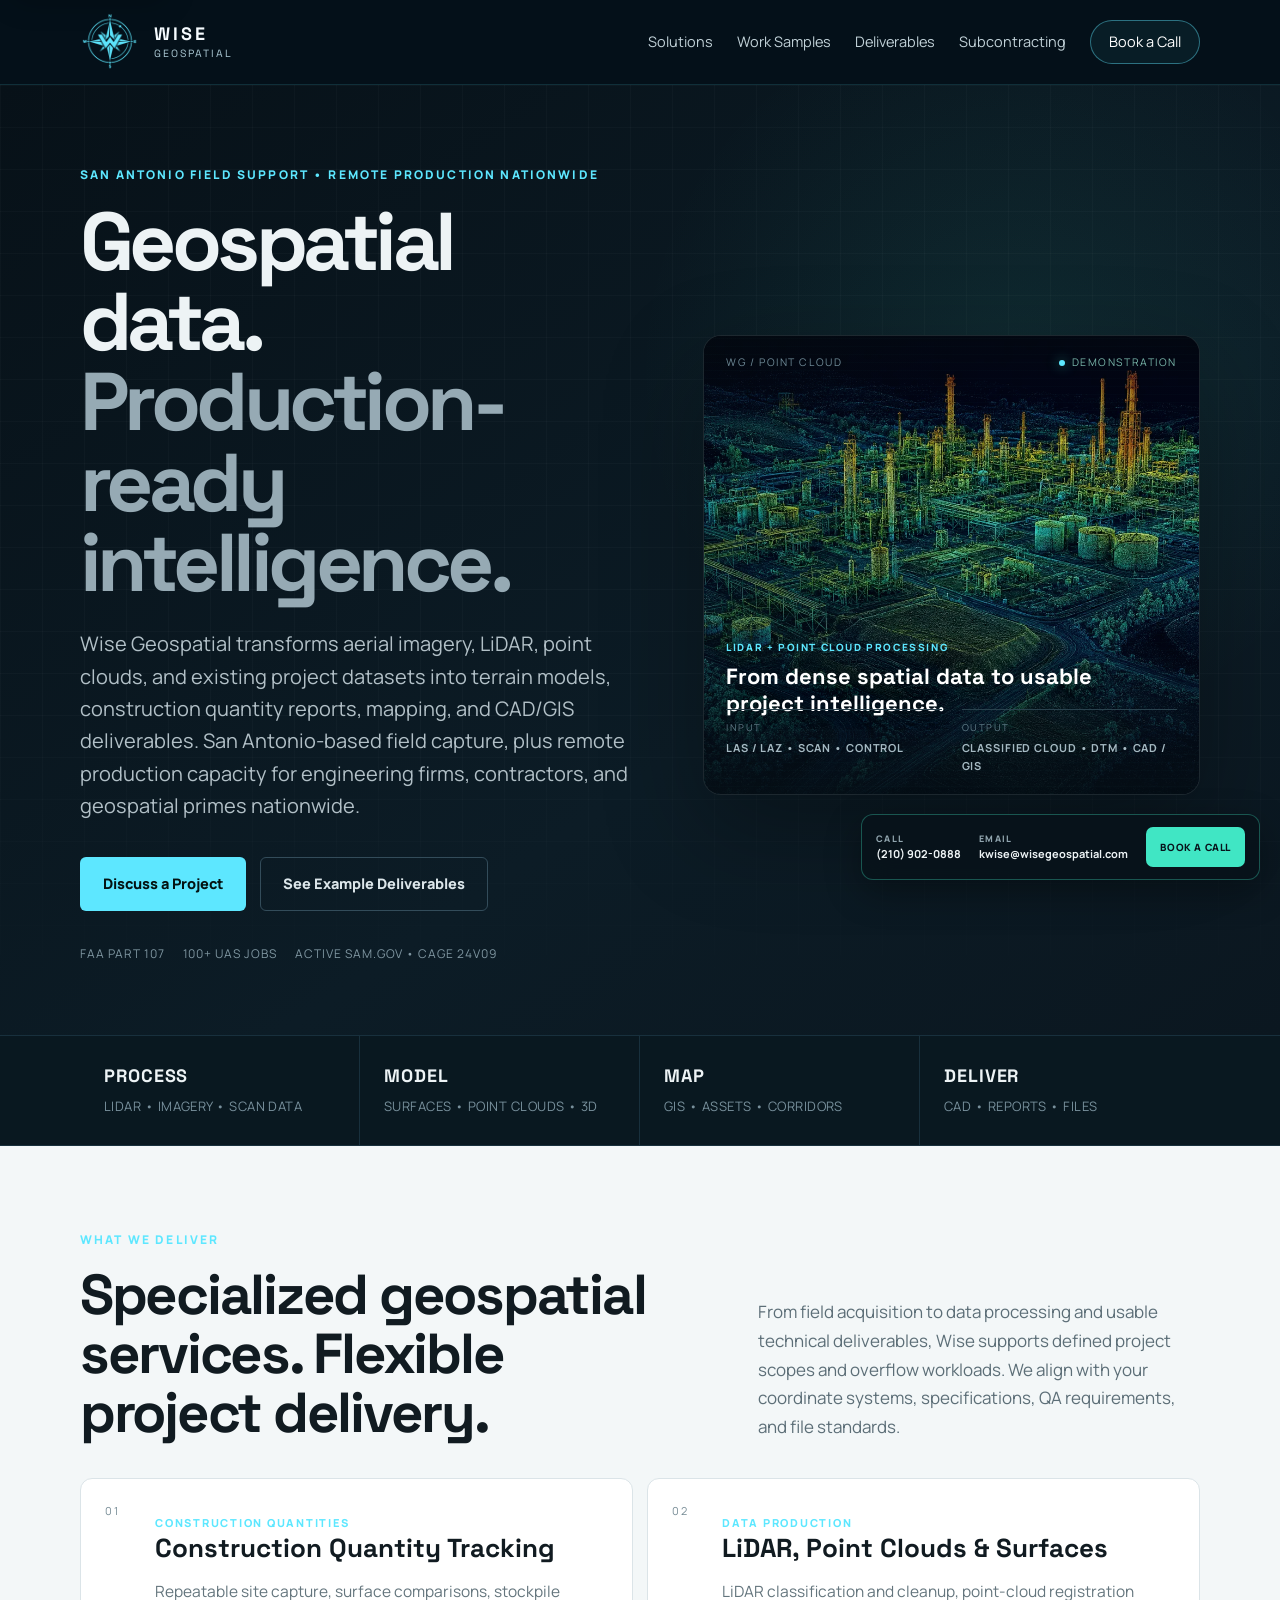
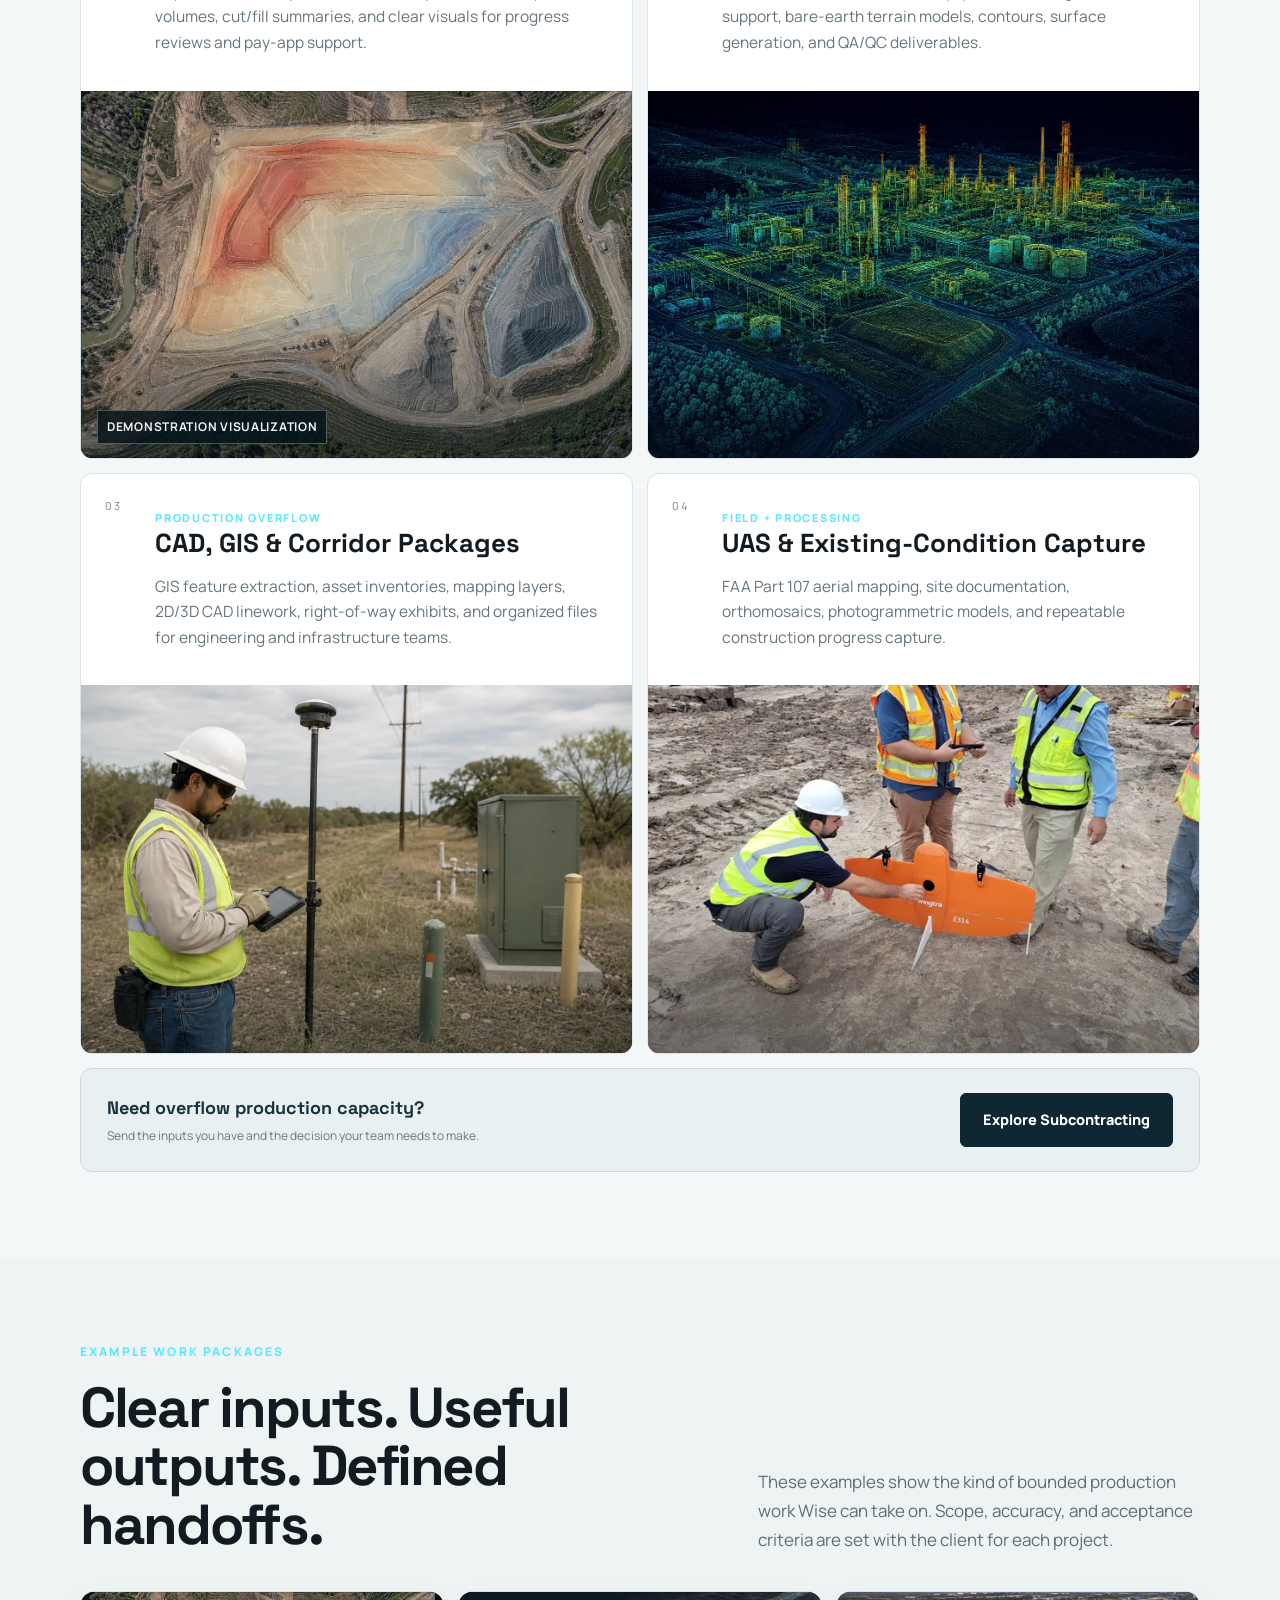
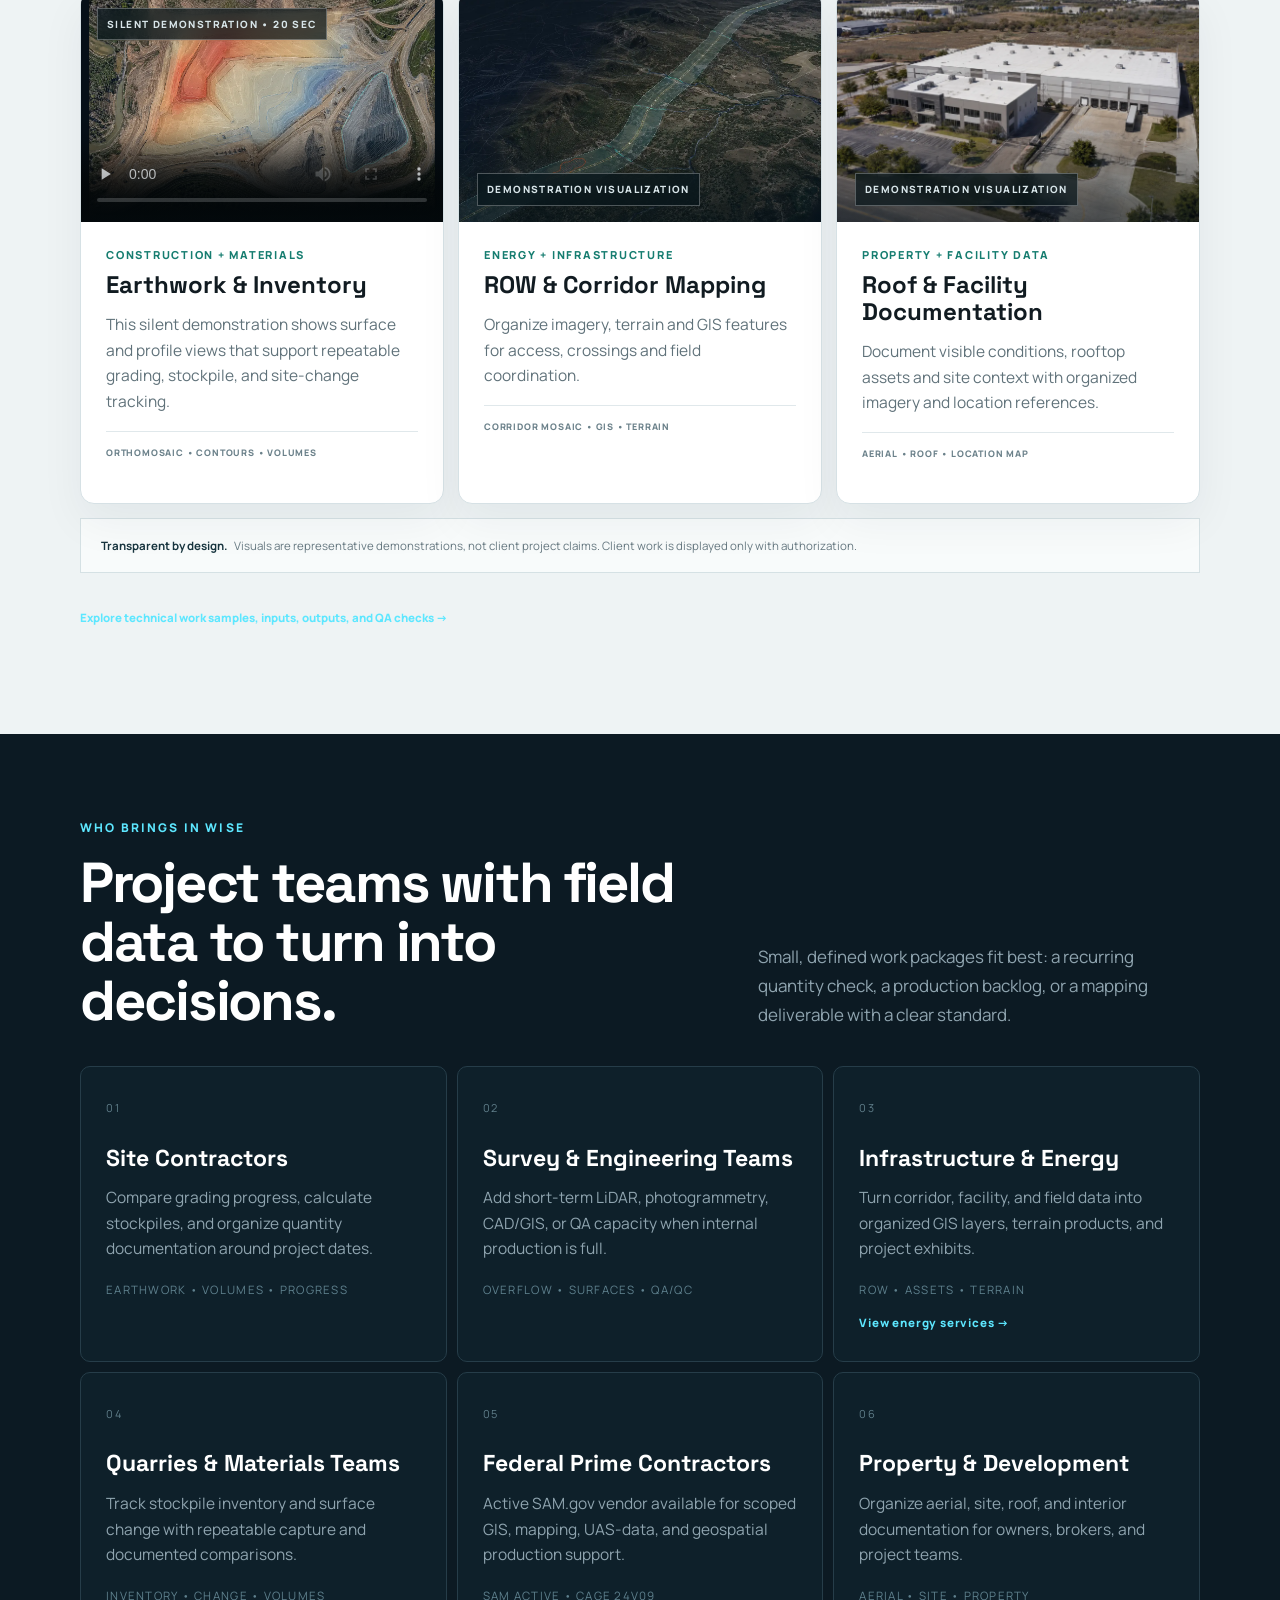
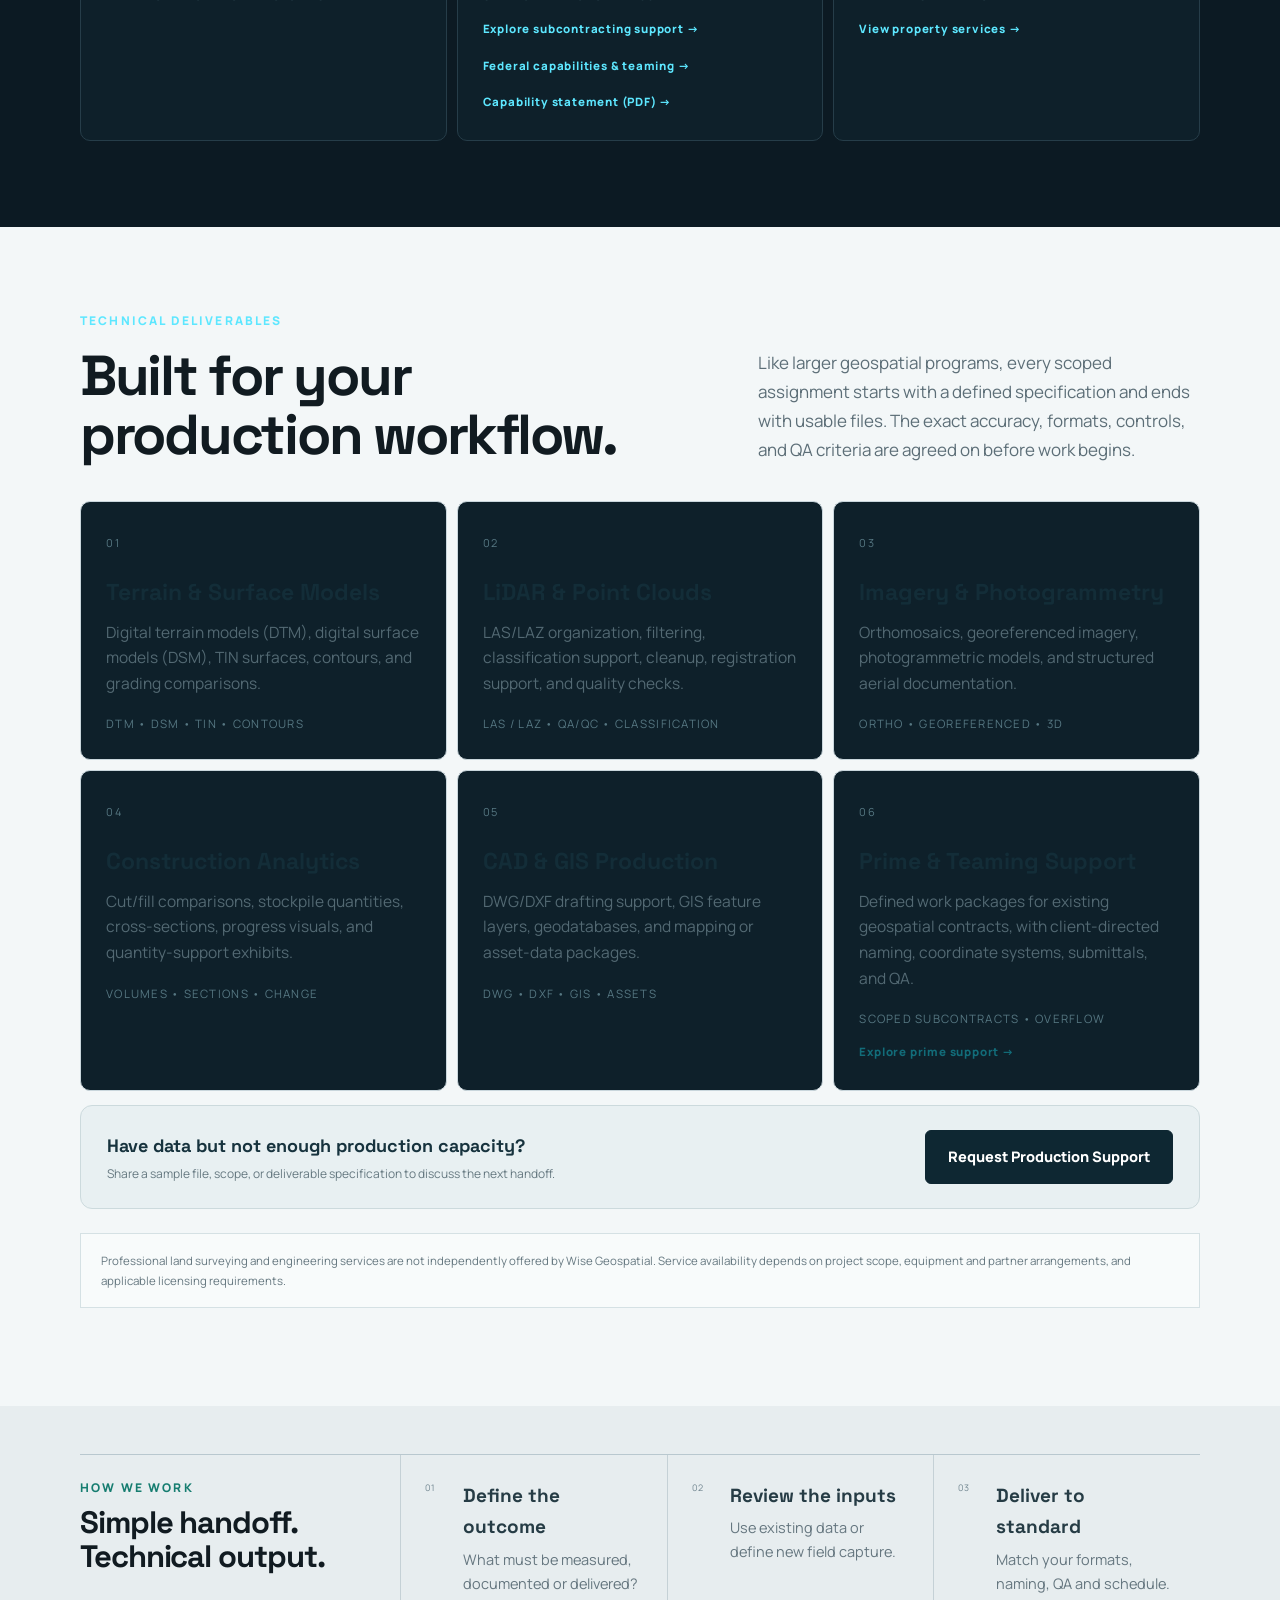
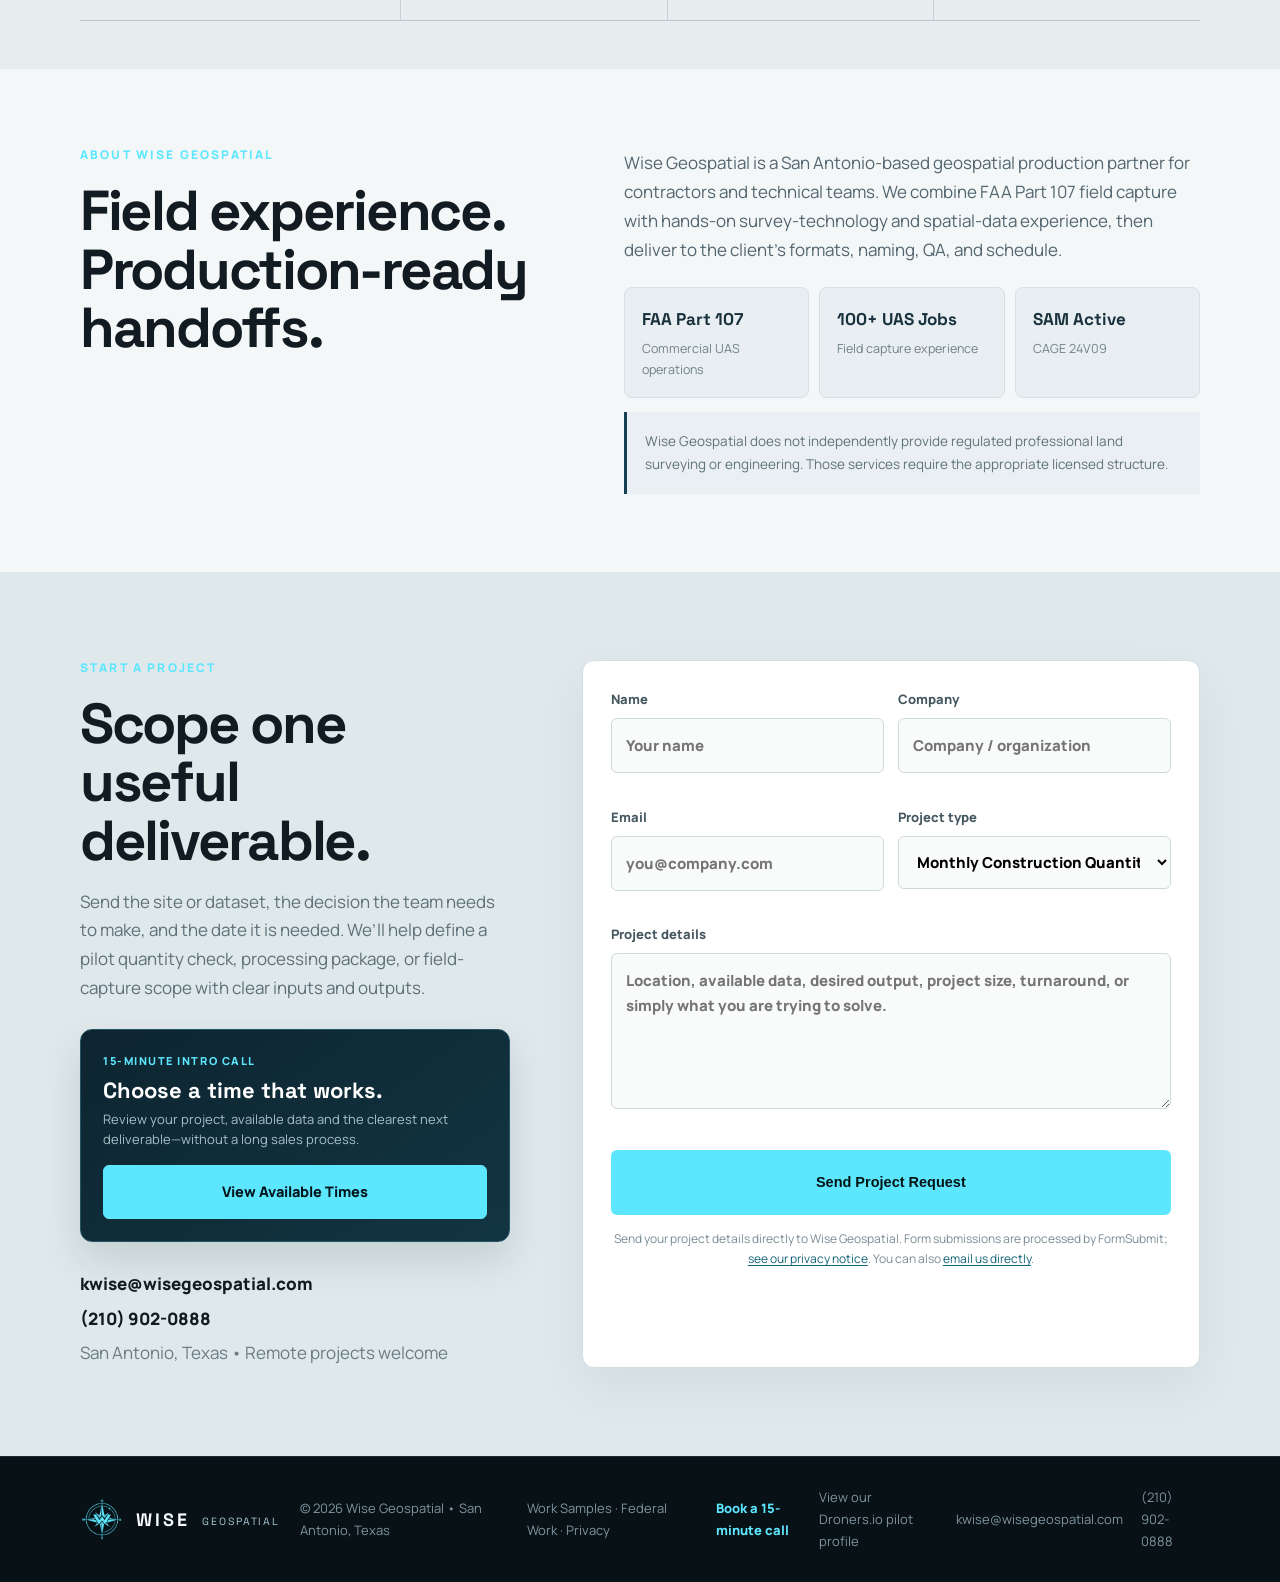
<file: index.html>
<!doctype html>
<html lang="en">
<head>
  <meta charset="utf-8" />
  <meta name="viewport" content="width=device-width, initial-scale=1" />
  <meta name="description" content="Geospatial production and UAS mapping in San Antonio: earthwork quantities, LiDAR and point cloud processing, photogrammetry, terrain models, GIS/CAD, and remote subcontractor support." />
  <meta name="theme-color" content="#08131b" />
  <meta name="robots" content="index, follow" />
  <link rel="canonical" href="https://wise-geospatial.com/" />
  <meta property="og:type" content="website" />
  <meta property="og:site_name" content="Wise Geospatial" />
  <meta property="og:title" content="Geospatial Mapping & Production Support | Wise Geospatial" />
  <meta property="og:description" content="Technical geospatial production for contractors and engineering teams: LiDAR processing, terrain models, earthwork quantities, UAS mapping, and CAD/GIS deliverables." />
  <meta property="og:url" content="https://wise-geospatial.com/" />
  <meta property="og:image" content="https://wise-geospatial.com/assets/demo-lidar-industrial.webp" />
  <meta name="twitter:card" content="summary_large_image" />
  <meta name="twitter:title" content="Geospatial Mapping & Production Support | Wise Geospatial" />
  <meta name="twitter:description" content="Technical geospatial production for contractors and engineering teams: LiDAR processing, terrain models, earthwork quantities, UAS mapping, and CAD/GIS deliverables." />
  <meta name="twitter:image" content="https://wise-geospatial.com/assets/demo-lidar-industrial.webp" />
  <title>Geospatial Mapping & Production Support | Wise Geospatial</title>
  <link rel="preconnect" href="https://fonts.googleapis.com">
  <link rel="preconnect" href="https://fonts.gstatic.com" crossorigin>
  <link href="https://fonts.googleapis.com/css2?family=Manrope:wght@400;500;600;700;800&family=Space+Grotesk:wght@500;600;700&display=swap" rel="stylesheet">
  <link rel="stylesheet" href="styles.css?v=direct-inquiries-20261028-v2" />
  <!-- Google Analytics 4 — Google tag installation -->
  <script async src="https://www.googletagmanager.com/gtag/js?id=G-041DCY5B3D"></script>
  <script>
    window.dataLayer = window.dataLayer || [];
    function gtag(){dataLayer.push(arguments);}
    gtag('js', new Date());
    gtag('config', 'G-041DCY5B3D');
  </script>
</head>
<body class="home-page">
<a class="skip-link" href="#main-content">Skip to main content</a>
<header class="site-header" id="top">
  <div class="container nav-wrap">
    <a class="brand" href="#top" aria-label="Wise Geospatial home">
      <span class="brand-mark" aria-hidden="true"><img src="assets/wise-geospatial-compass-orbit-logo.png" alt="" width="46" height="46" /></span>
      <span><strong>WISE</strong><small>GEOSPATIAL</small></span>
    </a>
    <nav class="nav" id="primary-navigation" aria-label="Primary navigation"><a href="#services">Solutions</a><a href="work-samples.html">Work Samples</a><a href="#deliverables">Deliverables</a><a href="geospatial-subcontracting.html">Subcontracting</a><a href="https://calendar.app.google/kaoqQgkgv8akGxPDA" class="nav-cta booking-link" target="_blank" rel="noopener noreferrer">Book a Call</a></nav>
    <button class="menu-btn" type="button" aria-label="Open navigation" aria-controls="primary-navigation" aria-expanded="false"><span aria-hidden="true">☰</span></button>
  </div>
</header>

<main id="main-content">
<section class="hero">
  <div class="hero-grid"></div>
  <div class="container hero-content">
    <div class="hero-copy-wrap">
      <p class="eyebrow">SAN ANTONIO FIELD SUPPORT • REMOTE PRODUCTION NATIONWIDE</p>
      <h1>Geospatial data.<br><span>Production-ready intelligence.</span></h1>
      <p class="hero-copy">Wise Geospatial transforms aerial imagery, LiDAR, point clouds, and existing project datasets into terrain models, construction quantity reports, mapping, and CAD/GIS deliverables. San Antonio-based field capture, plus remote production capacity for engineering firms, contractors, and geospatial primes nationwide.</p>
      <div class="hero-actions"><a class="btn primary" href="#quote" data-project-type="Stockpile / Earthwork Volumes">Discuss a Project</a><a class="btn ghost" href="#applications">See Example Deliverables</a></div>
      <div class="credential-row"><span>FAA Part 107</span><span>100+ UAS Jobs</span><span>Active SAM.gov • CAGE 24V09</span></div>
    </div>

    <div class="hero-visual hero-visual-photo" aria-label="Industrial LiDAR point-cloud demonstration">
      <img class="hero-data-image" src="assets/demo-lidar-industrial.webp" alt="Colorized LiDAR point cloud showing an industrial facility and surrounding terrain" width="1280" height="853" fetchpriority="high">
      <div class="hero-image-scrim"></div>
      <div class="visual-toolbar"><span>WG / POINT CLOUD</span><span class="live-dot">DEMONSTRATION</span></div>
      <div class="hero-data-caption"><span>LiDAR + POINT CLOUD PROCESSING</span><strong>From dense spatial data to usable project intelligence.</strong></div>
      <div class="visual-readout"><div><small>INPUT</small><strong>LAS / LAZ • SCAN • CONTROL</strong></div><div><small>OUTPUT</small><strong>CLASSIFIED CLOUD • DTM • CAD / GIS</strong></div></div>
    </div>
  </div>
</section>

<section class="trust-strip"><div class="container trust-grid"><div><strong>PROCESS</strong><span>LiDAR • imagery • scan data</span></div><div><strong>MODEL</strong><span>Surfaces • point clouds • 3D</span></div><div><strong>MAP</strong><span>GIS • assets • corridors</span></div><div><strong>DELIVER</strong><span>CAD • reports • files</span></div></div></section>

<section class="section intro" id="services">
  <div class="container">
    <div class="section-head split"><div><p class="eyebrow">WHAT WE DELIVER</p><h2>Specialized geospatial services. Flexible project delivery.</h2></div><p>From field acquisition to data processing and usable technical deliverables, Wise supports defined project scopes and overflow workloads. We align with your coordinate systems, specifications, QA requirements, and file standards.</p></div>
    <div class="feature-grid">
      <article class="feature"><span class="num">01</span><div><p class="tag">CONSTRUCTION QUANTITIES</p><h3><a href="construction-quantity-tracking.html">Construction Quantity Tracking</a></h3><p>Repeatable site capture, surface comparisons, stockpile volumes, cut/fill summaries, and clear visuals for progress reviews and pay-app support.</p></div><div class="feature-media feature-media-earthwork"><img src="assets/demo-earthwork-volumes.webp" alt="Demonstration of a cut/fill surface comparison and outlined stockpile over aerial site imagery" loading="lazy" width="1280" height="853"><span class="feature-media-label">DEMONSTRATION VISUALIZATION</span></div></article>
      <article class="feature"><span class="num">02</span><div><p class="tag">DATA PRODUCTION</p><h3><a href="point-cloud-processing.html">LiDAR, Point Clouds & Surfaces</a></h3><p>LiDAR classification and cleanup, point-cloud registration support, bare-earth terrain models, contours, surface generation, and QA/QC deliverables.</p></div><div class="feature-media"><img src="assets/demo-lidar-industrial.webp" alt="Demonstration LiDAR point cloud of an industrial site" loading="lazy" width="1280" height="853"></div></article>
      <article class="feature"><span class="num">03</span><div><p class="tag">PRODUCTION OVERFLOW</p><h3><a href="cad-gis-production-support.html">CAD, GIS &amp; Corridor Packages</a></h3><p>GIS feature extraction, asset inventories, mapping layers, 2D/3D CAD linework, right-of-way exhibits, and organized files for engineering and infrastructure teams.</p></div><div class="feature-media"><img src="assets/gis-asset-mapping.webp" alt="GIS asset mapping demonstration" loading="lazy" width="1536" height="1024"></div></article>
      <article class="feature"><span class="num">04</span><div><p class="tag">FIELD + PROCESSING</p><h3><a href="uas-mapping-and-site-documentation.html">UAS & Existing-Condition Capture</a></h3><p>FAA Part 107 aerial mapping, site documentation, orthomosaics, photogrammetric models, and repeatable construction progress capture.</p></div><div class="feature-media"><img src="assets/wise-uas-field-capture.jpg" srcset="assets/wise-uas-field-capture-640.webp 640w, assets/wise-uas-field-capture-1280.webp 1280w" sizes="(max-width:760px) 100vw, 50vw" onerror="this.onerror=null;this.removeAttribute('srcset');this.src='assets/wise-uas-field-capture.jpg'" alt="Wise Geospatial UAS field capture" loading="lazy" width="2048" height="1536"></div></article>
    </div>
    <div class="section-cta"><div><strong>Need overflow production capacity?</strong><span>Send the inputs you have and the decision your team needs to make.</span></div><a class="btn dark-btn" href="geospatial-subcontracting.html">Explore Subcontracting</a></div>
  </div>
</section>


<section class="section applications" id="applications">
  <div class="container">
    <div class="section-head split"><div><p class="eyebrow">EXAMPLE WORK PACKAGES</p><h2>Clear inputs. Useful outputs. Defined handoffs.</h2></div><p>These examples show the kind of bounded production work Wise can take on. Scope, accuracy, and acceptance criteria are set with the client for each project.</p></div>
    <div class="project-grid">
      <article class="project-card">
        <div class="project-image"><video class="project-video" controls playsinline preload="none" poster="assets/demo-earthwork-volumes.webp" aria-label="Silent demonstration of earthwork surface and quantity profile views"><source src="assets/earthwork-quantities-demo.mp4" type="video/mp4">Your browser does not support inline video.</video><span class="video-badge">SILENT DEMONSTRATION • 20 SEC</span></div>
        <div class="project-copy"><p class="project-type">CONSTRUCTION + MATERIALS</p><h3>Earthwork & Inventory</h3><p>This silent demonstration shows surface and profile views that support repeatable grading, stockpile, and site-change tracking.</p><p class="project-output">ORTHOMOSAIC • CONTOURS • VOLUMES</p></div>
      </article>
      <article class="project-card">
        <div class="project-image"><img src="assets/demo-row-corridor.webp" alt="Demonstration pipeline right-of-way corridor mapping" loading="lazy" width="1280" height="853"><span>DEMONSTRATION VISUALIZATION</span></div>
        <div class="project-copy"><p class="project-type">ENERGY + INFRASTRUCTURE</p><h3>ROW & Corridor Mapping</h3><p>Organize imagery, terrain and GIS features for access, crossings and field coordination.</p><p class="project-output">CORRIDOR MOSAIC • GIS • TERRAIN</p></div>
      </article>
      <article class="project-card">
        <div class="project-image"><img src="assets/property-commercial-roof-example.webp" alt="Representative aerial documentation of a commercial facility roof" loading="lazy" width="1280" height="853"><span>DEMONSTRATION VISUALIZATION</span></div>
        <div class="project-copy"><p class="project-type">PROPERTY + FACILITY DATA</p><h3>Roof & Facility Documentation</h3><p>Document visible conditions, rooftop assets and site context with organized imagery and location references.</p><p class="project-output">AERIAL • ROOF • LOCATION MAP</p></div>
      </article>
    </div>
    <div class="demo-note"><strong>Transparent by design.</strong> Visuals are representative demonstrations, not client project claims. Client work is displayed only with authorization.</div><p class="samples-link"><a class="text-link" href="work-samples.html">Explore technical work samples, inputs, outputs, and QA checks →</a></p>
  </div>
</section>
<section class="section dark" id="industries">
  <div class="container">
    <div class="section-head split"><div><p class="eyebrow">WHO BRINGS IN WISE</p><h2>Project teams with field data to turn into decisions.</h2></div><p>Small, defined work packages fit best: a recurring quantity check, a production backlog, or a mapping deliverable with a clear standard.</p></div>
    <div class="industry-grid">
      <article><span>01</span><h3>Site Contractors</h3><p>Compare grading progress, calculate stockpiles, and organize quantity documentation around project dates.</p><small>EARTHWORK • VOLUMES • PROGRESS</small></article>
      <article><span>02</span><h3>Survey & Engineering Teams</h3><p>Add short-term LiDAR, photogrammetry, CAD/GIS, or QA capacity when internal production is full.</p><small>OVERFLOW • SURFACES • QA/QC</small></article>
      <article><span>03</span><h3>Infrastructure & Energy</h3><p>Turn corridor, facility, and field data into organized GIS layers, terrain products, and project exhibits.</p><small>ROW • ASSETS • TERRAIN</small><a class="industry-link" href="energy.html">View energy services →</a></article>
      <article><span>04</span><h3>Quarries & Materials Teams</h3><p>Track stockpile inventory and surface change with repeatable capture and documented comparisons.</p><small>INVENTORY • CHANGE • VOLUMES</small></article>
      <article><span>05</span><h3>Federal Prime Contractors</h3><p>Active SAM.gov vendor available for scoped GIS, mapping, UAS-data, and geospatial production support.</p><small>SAM ACTIVE • CAGE 24V09</small><a class="industry-link" href="geospatial-subcontracting.html">Explore subcontracting support →</a><a class="industry-link" href="federal-contracting.html">Federal capabilities &amp; teaming →</a><a class="industry-link" href="assets/Wise_Geospatial_Capability_Statement.pdf" target="_blank" rel="noopener noreferrer">Capability statement (PDF) →</a></article>
      <article><span>06</span><h3>Property & Development</h3><p>Organize aerial, site, roof, and interior documentation for owners, brokers, and project teams.</p><small>AERIAL • SITE • PROPERTY</small><a class="industry-link" href="property.html">View property services →</a></article>
    </div>
  </div>
</section>

<section class="section intro deliverables-section" id="deliverables">
  <div class="container">
    <div class="section-head split"><div><p class="eyebrow">TECHNICAL DELIVERABLES</p><h2>Built for your production workflow.</h2></div><p>Like larger geospatial programs, every scoped assignment starts with a defined specification and ends with usable files. The exact accuracy, formats, controls, and QA criteria are agreed on before work begins.</p></div>
    <div class="industry-grid">
      <article><span>01</span><h3>Terrain &amp; Surface Models</h3><p>Digital terrain models (DTM), digital surface models (DSM), TIN surfaces, contours, and grading comparisons.</p><small>DTM • DSM • TIN • CONTOURS</small></article>
      <article><span>02</span><h3>LiDAR &amp; Point Clouds</h3><p>LAS/LAZ organization, filtering, classification support, cleanup, registration support, and quality checks.</p><small>LAS / LAZ • QA/QC • CLASSIFICATION</small></article>
      <article><span>03</span><h3>Imagery &amp; Photogrammetry</h3><p>Orthomosaics, georeferenced imagery, photogrammetric models, and structured aerial documentation.</p><small>ORTHO • GEOREFERENCED • 3D</small></article>
      <article><span>04</span><h3>Construction Analytics</h3><p>Cut/fill comparisons, stockpile quantities, cross-sections, progress visuals, and quantity-support exhibits.</p><small>VOLUMES • SECTIONS • CHANGE</small></article>
      <article><span>05</span><h3>CAD &amp; GIS Production</h3><p>DWG/DXF drafting support, GIS feature layers, geodatabases, and mapping or asset-data packages.</p><small>DWG • DXF • GIS • ASSETS</small></article>
      <article><span>06</span><h3>Prime &amp; Teaming Support</h3><p>Defined work packages for existing geospatial contracts, with client-directed naming, coordinate systems, submittals, and QA.</p><small>SCOPED SUBCONTRACTS • OVERFLOW</small><a class="industry-link" href="federal-contracting.html">Explore prime support →</a></article>
    </div>
    <div class="section-cta"><div><strong>Have data but not enough production capacity?</strong><span>Share a sample file, scope, or deliverable specification to discuss the next handoff.</span></div><a class="btn dark-btn" href="#quote" data-project-type="GIS / CAD Production Overflow">Request Production Support</a></div>
    <p class="demo-note">Professional land surveying and engineering services are not independently offered by Wise Geospatial. Service availability depends on project scope, equipment and partner arrangements, and applicable licensing requirements.</p>
  </div>
</section>

<section class="workflow-compact" id="workflow">
  <div class="container workflow-compact-grid">
    <div class="workflow-title"><p class="eyebrow">HOW WE WORK</p><h2>Simple handoff. Technical output.</h2></div>
    <div class="compact-step"><span>01</span><div><strong>Define the outcome</strong><p>What must be measured, documented or delivered?</p></div></div>
    <div class="compact-step"><span>02</span><div><strong>Review the inputs</strong><p>Use existing data or define new field capture.</p></div></div>
    <div class="compact-step"><span>03</span><div><strong>Deliver to standard</strong><p>Match your formats, naming, QA and schedule.</p></div></div>
  </div>
</section>

<section class="section about" id="about"><div class="container about-grid"><div><p class="eyebrow">ABOUT WISE GEOSPATIAL</p><h2>Field experience. Production-ready handoffs.</h2></div><div><p>Wise Geospatial is a San Antonio-based geospatial production partner for contractors and technical teams. We combine FAA Part 107 field capture with hands-on survey-technology and spatial-data experience, then deliver to the client’s formats, naming, QA, and schedule.</p><div class="cred-box"><div><strong>FAA Part 107</strong><span>Commercial UAS operations</span></div><div><strong>100+ UAS Jobs</strong><span>Field capture experience</span></div><div><strong>SAM Active</strong><span>CAGE 24V09</span></div></div><div class="note">Wise Geospatial does not independently provide regulated professional land surveying or engineering. Those services require the appropriate licensed structure.</div></div></div></section>

<section class="section quote" id="quote"><div class="container quote-grid"><div><p class="eyebrow">START A PROJECT</p><h2>Scope one useful deliverable.</h2><p>Send the site or dataset, the decision the team needs to make, and the date it is needed. We’ll help define a pilot quantity check, processing package, or field-capture scope with clear inputs and outputs.</p><div class="booking-card"><span>15-MINUTE INTRO CALL</span><strong>Choose a time that works.</strong><small>Review your project, available data and the clearest next deliverable—without a long sales process.</small><a class="btn calendar-btn booking-link" href="https://calendar.app.google/kaoqQgkgv8akGxPDA" target="_blank" rel="noopener noreferrer">View Available Times</a></div><div class="contact-block"><a href="mailto:kwise@wisegeospatial.com" aria-label="Email Wise Geospatial">kwise@wisegeospatial.com</a><a href="tel:+12109020888" aria-label="Call Wise Geospatial at (210) 902-0888">(210) 902-0888</a><span>San Antonio, Texas • Remote projects welcome</span></div></div><form id="quoteForm" method="POST" action="https://formsubmit.co/kwise@wisegeospatial.com" aria-describedby="form-help"><input type="hidden" name="_subject" value="Wise Geospatial — New Project Inquiry"><input type="hidden" name="_next" value="https://wise-geospatial.com/thanks.html"><input type="hidden" name="_template" value="table"><input type="hidden" name="_url" value="https://wise-geospatial.com/"><label class="form-honeypot" style="display:none" aria-hidden="true">Leave this empty<input type="text" name="_honey" tabindex="-1" autocomplete="off"></label><label>Name<input name="name" autocomplete="name" required placeholder="Your name"></label><label>Company<input name="company" autocomplete="organization" placeholder="Company / organization"></label><label>Email<input name="email" type="email" autocomplete="email" required placeholder="you@company.com"></label><label>Project type<select name="type" required><option>Monthly Construction Quantities / Progress</option><option>Stockpile / Earthwork Volumes</option><option>LiDAR / Point Cloud Processing</option><option>Photogrammetry / Orthomosaic</option><option>GIS / CAD Production Overflow</option><option>Federal / Prime Contractor Geospatial Support</option><option>UAS / Site Documentation</option><option>Energy / ROW / Corridor Mapping</option><option>Property Documentation / Listing Media</option><option>Scanning / Existing Conditions</option><option>Other / Not Sure Yet</option></select></label><label class="full">Project details<textarea name="details" required rows="5" placeholder="Location, available data, desired output, project size, turnaround, or simply what you are trying to solve."></textarea></label><button class="btn primary full" type="submit">Send Project Request</button><p class="form-note full" id="form-help">Send your project details directly to Wise Geospatial. Form submissions are processed by FormSubmit; <a href="privacy.html">see our privacy notice</a>. You can also <a href="mailto:kwise@wisegeospatial.com">email us directly</a>.</p><p class="form-status full" role="status" aria-live="polite"></p></form></div></section>
</main>

<footer><div class="container footer-wrap"><a class="brand footer-brand" href="#top" aria-label="Back to top"><strong>WISE</strong><small>GEOSPATIAL</small></a><div>© <span id="year"></span> Wise Geospatial • San Antonio, Texas</div><div><a href="work-samples.html">Work Samples</a> · <a href="federal-contracting.html">Federal Work</a> · <a href="privacy.html">Privacy</a></div><div class="footer-contact"><a class="booking-link" href="https://calendar.app.google/kaoqQgkgv8akGxPDA" target="_blank" rel="noopener noreferrer">Book a 15-minute call</a><a href="https://droners.io/accounts/wisegeotx/" target="_blank" rel="noopener noreferrer">View our Droners.io pilot profile</a><a href="mailto:kwise@wisegeospatial.com">kwise@wisegeospatial.com</a><a href="tel:+12109020888">(210) 902-0888</a></div></div></footer>
<script type="application/ld+json">
{"@context":"https://schema.org","@type":"ProfessionalService","name":"Wise Geospatial","url":"https://wise-geospatial.com/","logo":"https://wise-geospatial.com/assets/wise-geospatial-compass-orbit-logo.png","image":"https://wise-geospatial.com/assets/demo-lidar-industrial.webp","email":"kwise@wisegeospatial.com","telephone":"+1-210-902-0888","address":{"@type":"PostalAddress","addressLocality":"San Antonio","addressRegion":"TX","addressCountry":"US"},"geo":{"@type":"GeoCoordinates","latitude":29.4241,"longitude":-98.4936},"areaServed":[{"@type":"City","name":"San Antonio"},{"@type":"AdministrativeArea","name":"Texas"}],"description":"San Antonio-based UAS capture, property documentation and geospatial production support including LiDAR, photogrammetry, point-cloud processing, GIS, CAD, scanning and remote-sensing data processing.","hasOfferCatalog":{"@type":"OfferCatalog","name":"Wise Geospatial services","itemListElement":[{"@type":"Offer","itemOffered":{"@type":"Service","name":"UAS mapping and site documentation"}},{"@type":"Offer","itemOffered":{"@type":"Service","name":"Property documentation and listing media"}},{"@type":"Offer","itemOffered":{"@type":"Service","name":"LiDAR and point-cloud processing"}},{"@type":"Offer","itemOffered":{"@type":"Service","name":"GIS and CAD production support"}}]}}
</script>
<script src="script.js?v=subcontracting-20261028"></script>
</body>
</html>
</file>
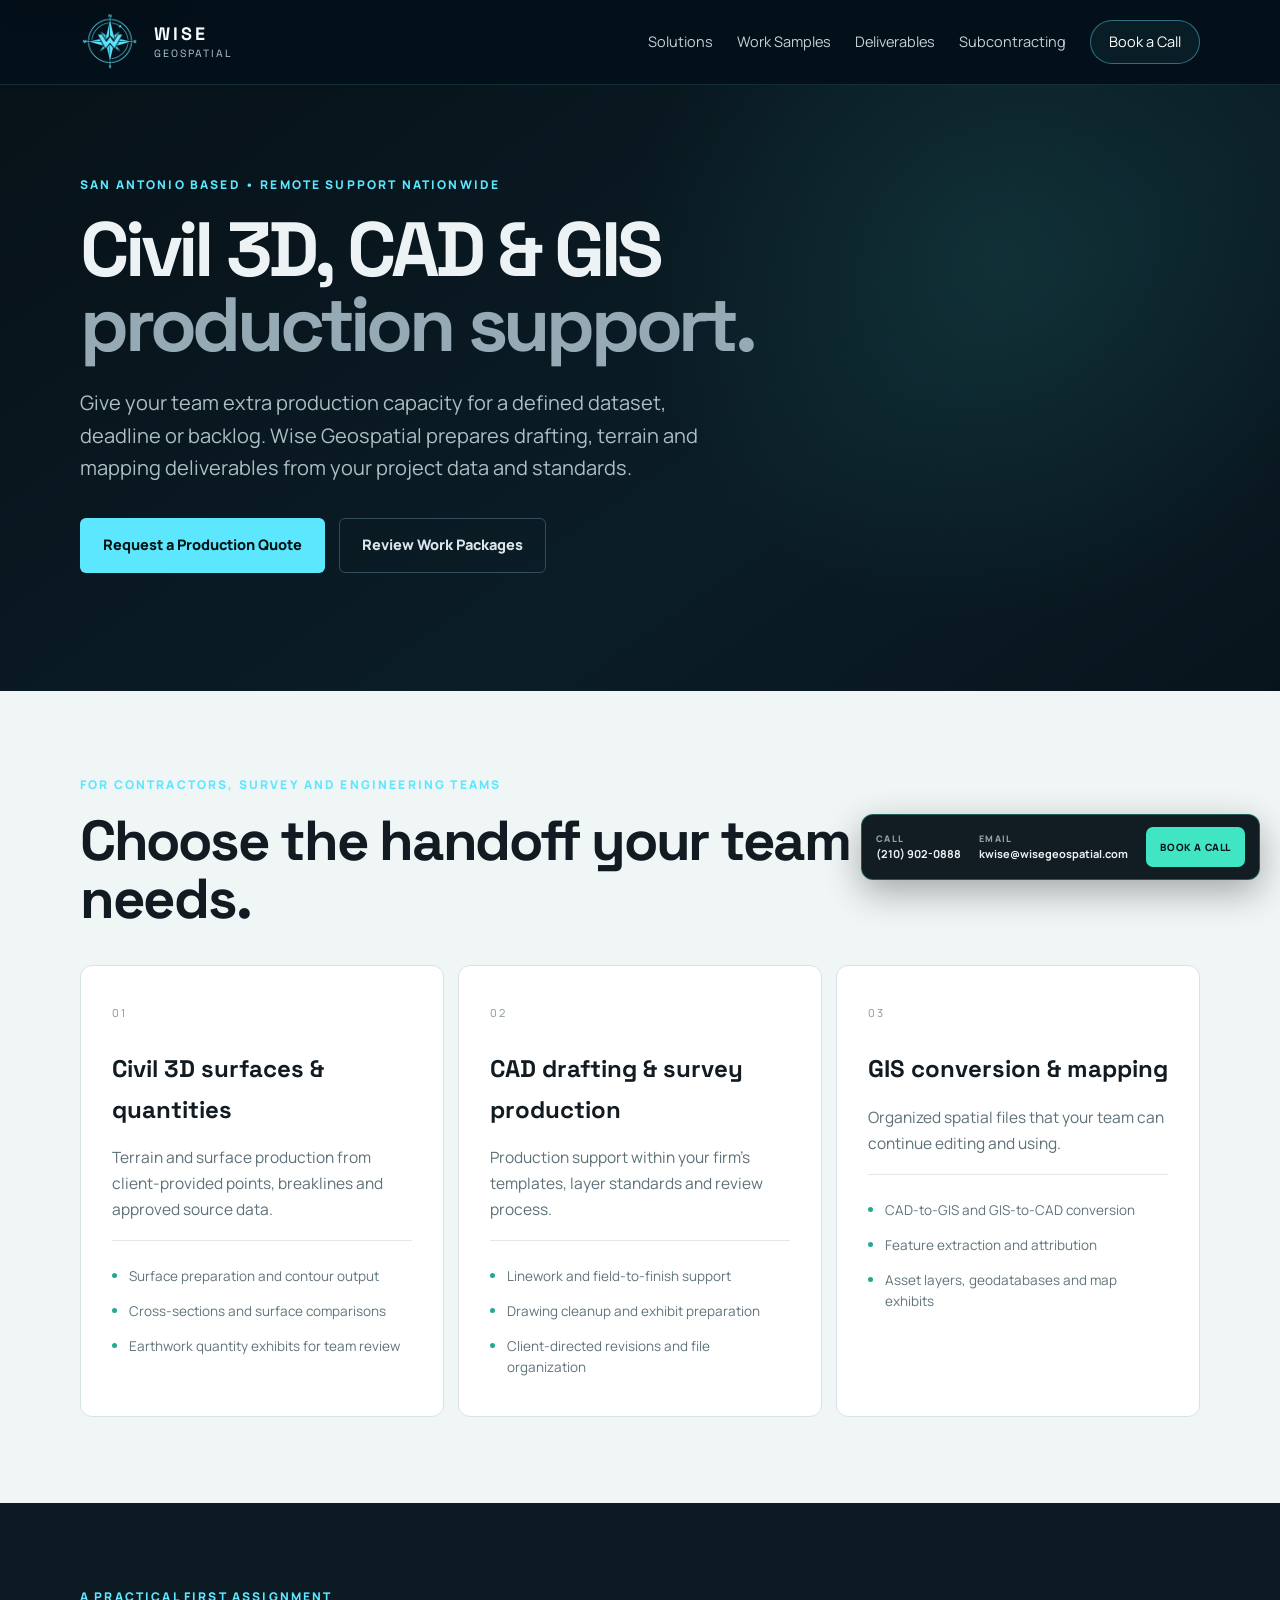
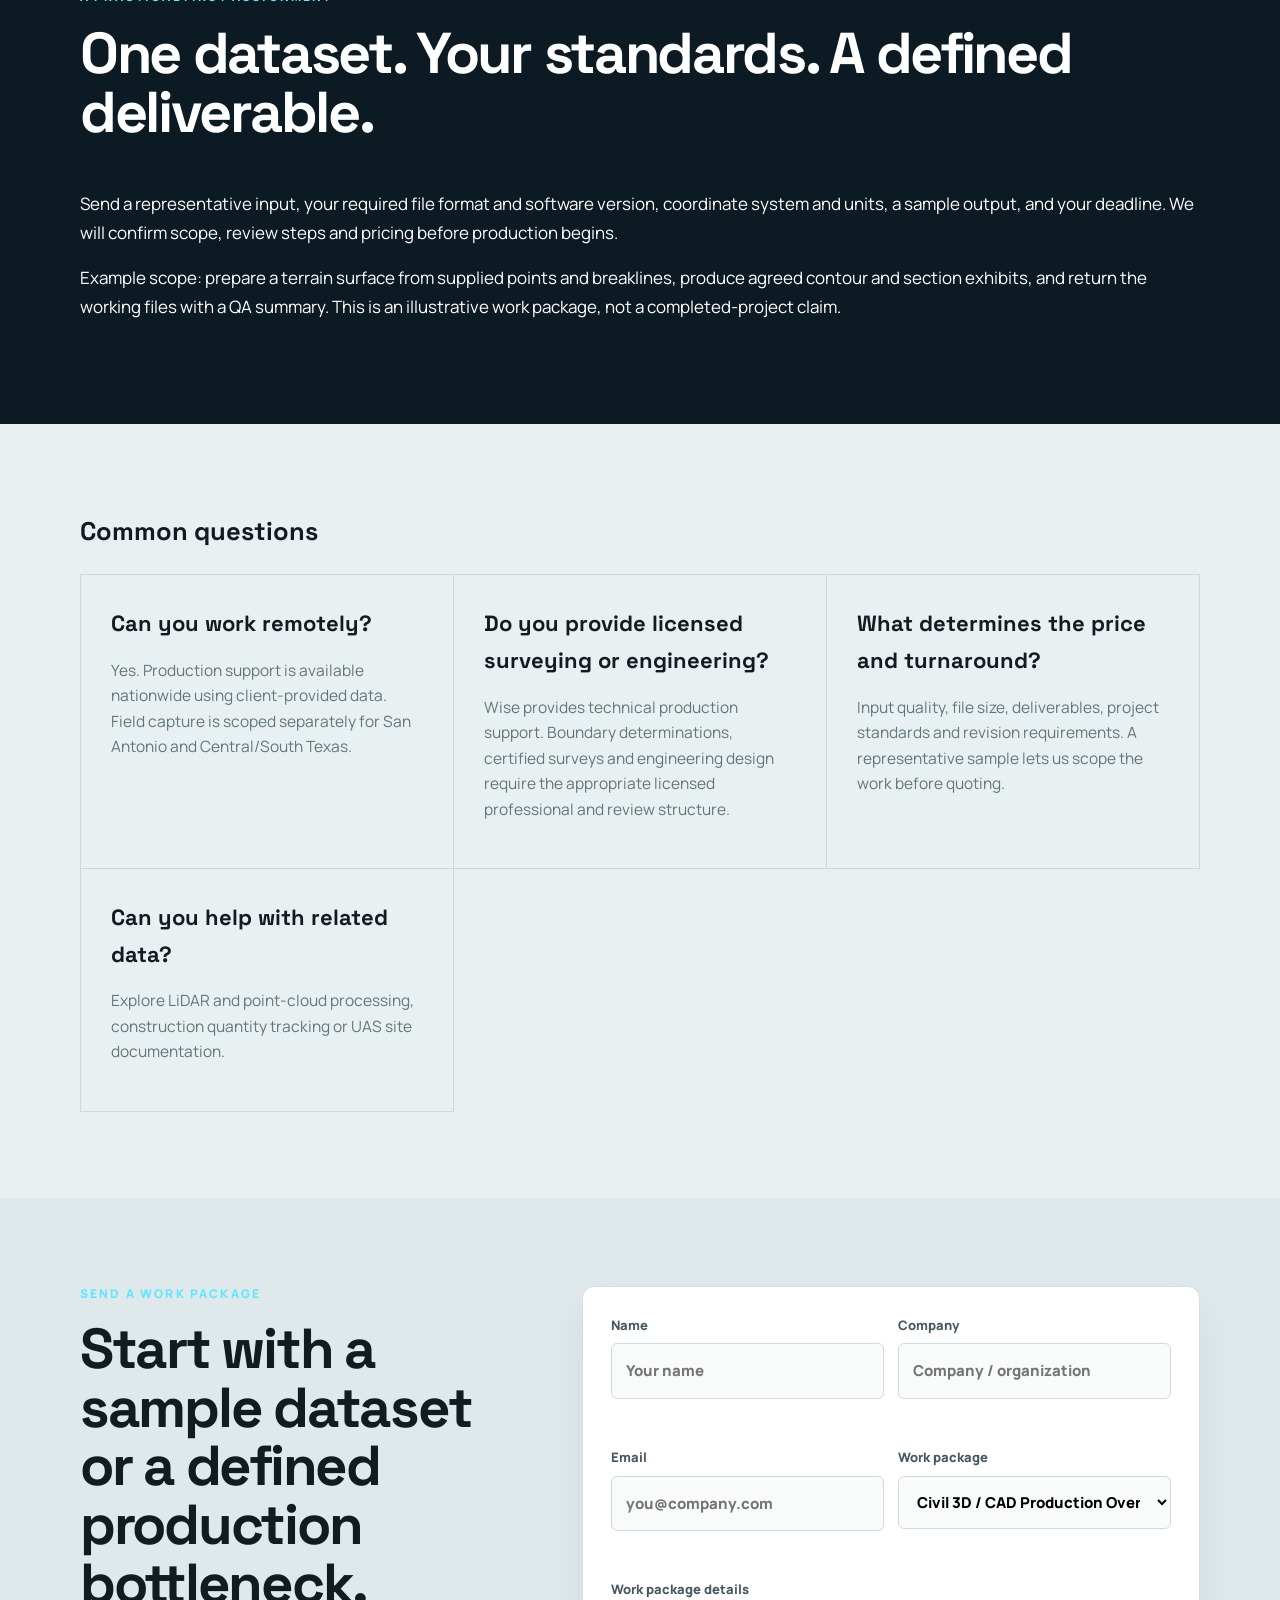
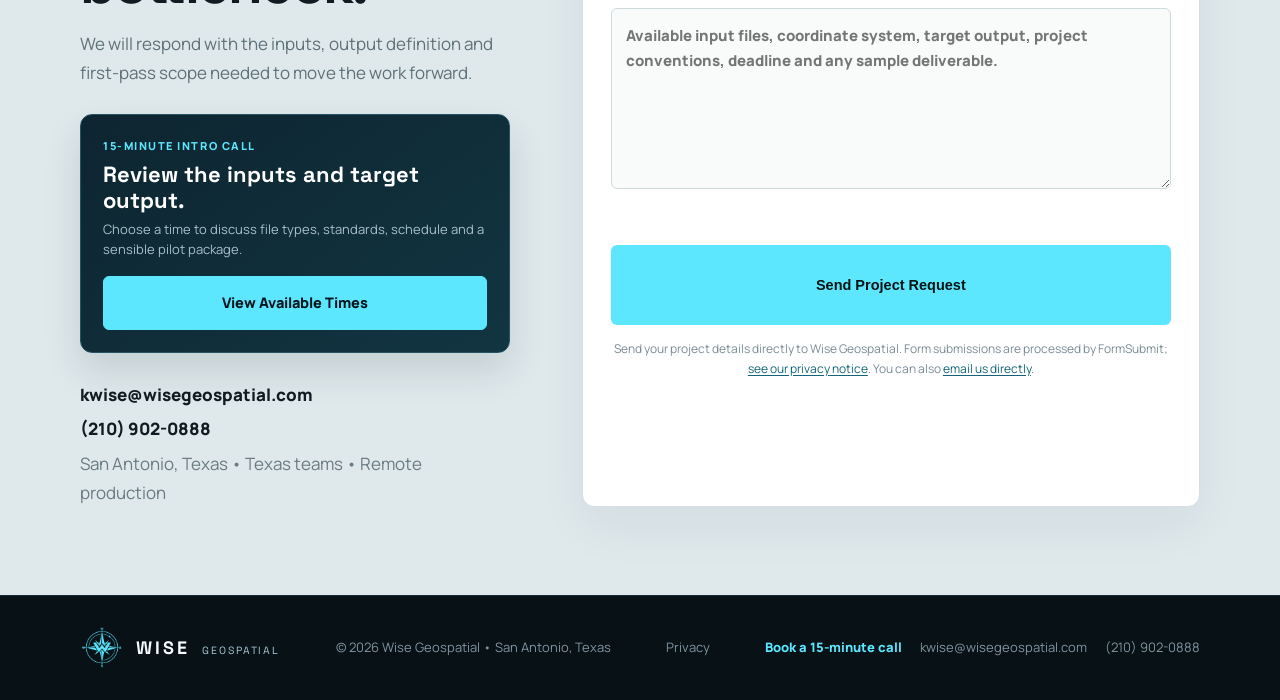
<file: cad-gis-production-support.html>
<!doctype html>
<html lang="en">
<head>
  <meta charset="utf-8" />
  <meta name="viewport" content="width=device-width, initial-scale=1" />
  <meta name="description" content="Remote Civil 3D, CAD drafting, terrain models and GIS production support for contractors and survey teams. Based in San Antonio, serving teams nationwide." />
  <meta name="theme-color" content="#08131b" />
  <meta name="robots" content="index, follow" />
  <link rel="canonical" href="https://wise-geospatial.com/cad-gis-production-support.html" />
  <meta property="og:type" content="website" />
  <meta property="og:site_name" content="Wise Geospatial" />
  <meta property="og:title" content="Civil 3D &amp; CAD/GIS Production Support | Wise Geospatial" />
  <meta property="og:description" content="Remote Civil 3D, CAD drafting, terrain models and GIS production support for contractors and survey teams. Based in San Antonio, serving teams nationwide." />
  <meta property="og:url" content="https://wise-geospatial.com/cad-gis-production-support.html" />
  <meta property="og:image" content="https://wise-geospatial.com/assets/demo-lidar-industrial.webp" />
  <meta name="twitter:card" content="summary_large_image" />
  <meta name="twitter:title" content="Civil 3D &amp; CAD/GIS Production Support | Wise Geospatial" />
  <meta name="twitter:description" content="Remote Civil 3D, CAD drafting, terrain models and GIS production support for contractors and survey teams. Based in San Antonio, serving teams nationwide." />
  <meta name="twitter:image" content="https://wise-geospatial.com/assets/demo-lidar-industrial.webp" />
  <title>Civil 3D &amp; CAD/GIS Production Support | Wise Geospatial</title>
  <link rel="preconnect" href="https://fonts.googleapis.com">
  <link rel="preconnect" href="https://fonts.gstatic.com" crossorigin>
  <link href="https://fonts.googleapis.com/css2?family=Manrope:wght@400;500;600;700;800&family=Space+Grotesk:wght@500;600;700&display=swap" rel="stylesheet">
  <link rel="stylesheet" href="styles.css?v=direct-inquiries-20261028-v2" />
  <script async src="https://www.googletagmanager.com/gtag/js?id=G-041DCY5B3D"></script>
  <script>window.dataLayer=window.dataLayer||[];function gtag(){dataLayer.push(arguments);}gtag('js',new Date());gtag('config','G-041DCY5B3D');</script>
</head>
<body class="property-guide-page" data-service-page="cad_gis_production">
<a class="skip-link" href="#main-content">Skip to main content</a>
<header class="site-header" id="top"><div class="container nav-wrap">
  <a class="brand" href="index.html" aria-label="Wise Geospatial home"><span class="brand-mark" aria-hidden="true"><img src="assets/wise-geospatial-compass-orbit-logo.png" alt="" width="46" height="46" /></span><span><strong>WISE</strong><small>GEOSPATIAL</small></span></a>
  <nav class="nav" id="primary-navigation" aria-label="Primary navigation"><a href="index.html#services">Solutions</a><a href="work-samples.html">Work Samples</a><a href="index.html#deliverables">Deliverables</a><a href="geospatial-subcontracting.html">Subcontracting</a><a href="https://calendar.app.google/kaoqQgkgv8akGxPDA" class="nav-cta booking-link" target="_blank" rel="noopener noreferrer">Book a Call</a></nav>
  <button class="menu-btn" type="button" aria-label="Open navigation" aria-controls="primary-navigation" aria-expanded="false"><span aria-hidden="true">☰</span></button>
</div></header>

<main id="main-content">
<section class="property-hero"><div class="container property-hero-copy"><p class="eyebrow">SAN ANTONIO BASED • REMOTE SUPPORT NATIONWIDE</p><h1>Civil 3D, CAD &amp; GIS<br><span>production support.</span></h1><p>Give your team extra production capacity for a defined dataset, deadline or backlog. Wise Geospatial prepares drafting, terrain and mapping deliverables from your project data and standards.</p><div class="hero-actions"><a class="btn primary" href="#quote">Request a Production Quote</a><a class="btn ghost" href="#deliverables">Review Work Packages</a></div></div></section>
<section class="section energy-fit" id="deliverables"><div class="container"><div class="section-head"><p class="eyebrow">FOR CONTRACTORS, SURVEY AND ENGINEERING TEAMS</p><h2>Choose the handoff your team needs.</h2></div><div class="energy-use-grid">
<article><span>01</span><h3>Civil 3D surfaces &amp; quantities</h3><p>Terrain and surface production from client-provided points, breaklines and approved source data.</p><ul><li>Surface preparation and contour output</li><li>Cross-sections and surface comparisons</li><li>Earthwork quantity exhibits for team review</li></ul></article>
<article><span>02</span><h3>CAD drafting &amp; survey production</h3><p>Production support within your firm's templates, layer standards and review process.</p><ul><li>Linework and field-to-finish support</li><li>Drawing cleanup and exhibit preparation</li><li>Client-directed revisions and file organization</li></ul></article>
<article><span>03</span><h3>GIS conversion &amp; mapping</h3><p>Organized spatial files that your team can continue editing and using.</p><ul><li>CAD-to-GIS and GIS-to-CAD conversion</li><li>Feature extraction and attribution</li><li>Asset layers, geodatabases and map exhibits</li></ul></article>
</div></div></section>
<section class="section map-pack"><div class="container"><p class="eyebrow">A PRACTICAL FIRST ASSIGNMENT</p><h2>One dataset. Your standards. A defined deliverable.</h2><p>Send a representative input, your required file format and software version, coordinate system and units, a sample output, and your deadline. We will confirm scope, review steps and pricing before production begins.</p><p>Example scope: prepare a terrain surface from supplied points and breaklines, produce agreed contour and section exhibits, and return the working files with a QA summary. This is an illustrative work package, not a completed-project claim.</p></div></section>
<section class="section energy-applications"><div class="container"><h2>Common questions</h2><div class="assignment-grid">
<article><strong>Can you work remotely?</strong><p>Yes. Production support is available nationwide using client-provided data. Field capture is scoped separately for San Antonio and Central/South Texas.</p></article>
<article><strong>Do you provide licensed surveying or engineering?</strong><p>Wise provides technical production support. Boundary determinations, certified surveys and engineering design require the appropriate licensed professional and review structure.</p></article>
<article><strong>What determines the price and turnaround?</strong><p>Input quality, file size, deliverables, project standards and revision requirements. A representative sample lets us scope the work before quoting.</p></article>
<article><strong>Can you help with related data?</strong><p>Explore <a href="point-cloud-processing.html">LiDAR and point-cloud processing</a>, <a href="construction-quantity-tracking.html">construction quantity tracking</a> or <a href="uas-mapping-and-site-documentation.html">UAS site documentation</a>.</p></article>
</div></div></section>
  <section class="section quote property-quote" id="quote"><div class="container quote-grid"><div><p class="eyebrow">SEND A WORK PACKAGE</p><h2>Start with a sample dataset or a defined production bottleneck.</h2><p>We will respond with the inputs, output definition and first-pass scope needed to move the work forward.</p><div class="booking-card"><span>15-MINUTE INTRO CALL</span><strong>Review the inputs and target output.</strong><small>Choose a time to discuss file types, standards, schedule and a sensible pilot package.</small><a class="btn calendar-btn booking-link" href="https://calendar.app.google/kaoqQgkgv8akGxPDA" target="_blank" rel="noopener noreferrer">View Available Times</a></div><div class="contact-block"><a href="mailto:kwise@wisegeospatial.com">kwise@wisegeospatial.com</a><a href="tel:+12109020888">(210) 902-0888</a><span>San Antonio, Texas • Texas teams • Remote production</span></div></div><form id="quoteForm" method="POST" action="https://formsubmit.co/kwise@wisegeospatial.com" aria-describedby="form-help"><input type="hidden" name="_subject" value="Wise Geospatial — New Project Inquiry"><input type="hidden" name="_next" value="https://wise-geospatial.com/thanks.html"><input type="hidden" name="_template" value="table"><input type="hidden" name="_url" value="https://wise-geospatial.com/cad-gis-production-support.html"><label class="form-honeypot" style="display:none" aria-hidden="true">Leave this empty<input type="text" name="_honey" tabindex="-1" autocomplete="off"></label><label>Name<input name="name" autocomplete="name" required placeholder="Your name"></label><label>Company<input name="company" autocomplete="organization" placeholder="Company / organization"></label><label>Email<input name="email" type="email" autocomplete="email" required placeholder="you@company.com"></label><label>Work package<select name="type" required><option>Civil 3D / CAD Production Overflow</option><option>Terrain / Surface / Contour Support</option><option>Photogrammetry / Orthomosaic Processing</option><option>GIS / CAD Production Support</option><option>Data Conversion / QA/QC</option><option>Other / Review a Sample</option></select></label><label class="full">Work package details<textarea name="details" required rows="6" placeholder="Available input files, coordinate system, target output, project conventions, deadline and any sample deliverable."></textarea></label><button class="btn primary full" type="submit">Send Project Request</button><p class="form-note full" id="form-help">Send your project details directly to Wise Geospatial. Form submissions are processed by FormSubmit; <a href="privacy.html">see our privacy notice</a>. You can also <a href="mailto:kwise@wisegeospatial.com">email us directly</a>.</p><p class="form-status full" role="status" aria-live="polite"></p></form></div></section>
</main>

<footer><div class="container footer-wrap"><a class="brand footer-brand" href="index.html" aria-label="Wise Geospatial home"><strong>WISE</strong><small>GEOSPATIAL</small></a><div>© <span id="year"></span> Wise Geospatial • San Antonio, Texas</div><div><a href="privacy.html">Privacy</a></div><div class="footer-contact"><a class="booking-link" href="https://calendar.app.google/kaoqQgkgv8akGxPDA" target="_blank" rel="noopener noreferrer">Book a 15-minute call</a><a href="mailto:kwise@wisegeospatial.com">kwise@wisegeospatial.com</a><a href="tel:+12109020888">(210) 902-0888</a></div></div></footer>
<script type="application/ld+json">{"@context": "https://schema.org", "@type": "Service", "name": "Civil 3D and CAD/GIS Production Support", "url": "https://wise-geospatial.com/cad-gis-production-support.html", "provider": {"@type": "Organization", "name": "Wise Geospatial", "url": "https://wise-geospatial.com/"}, "areaServed": "United States"}</script>
<script src="script.js?v=subcontracting-20261028"></script>
</body>
</html>
</file>
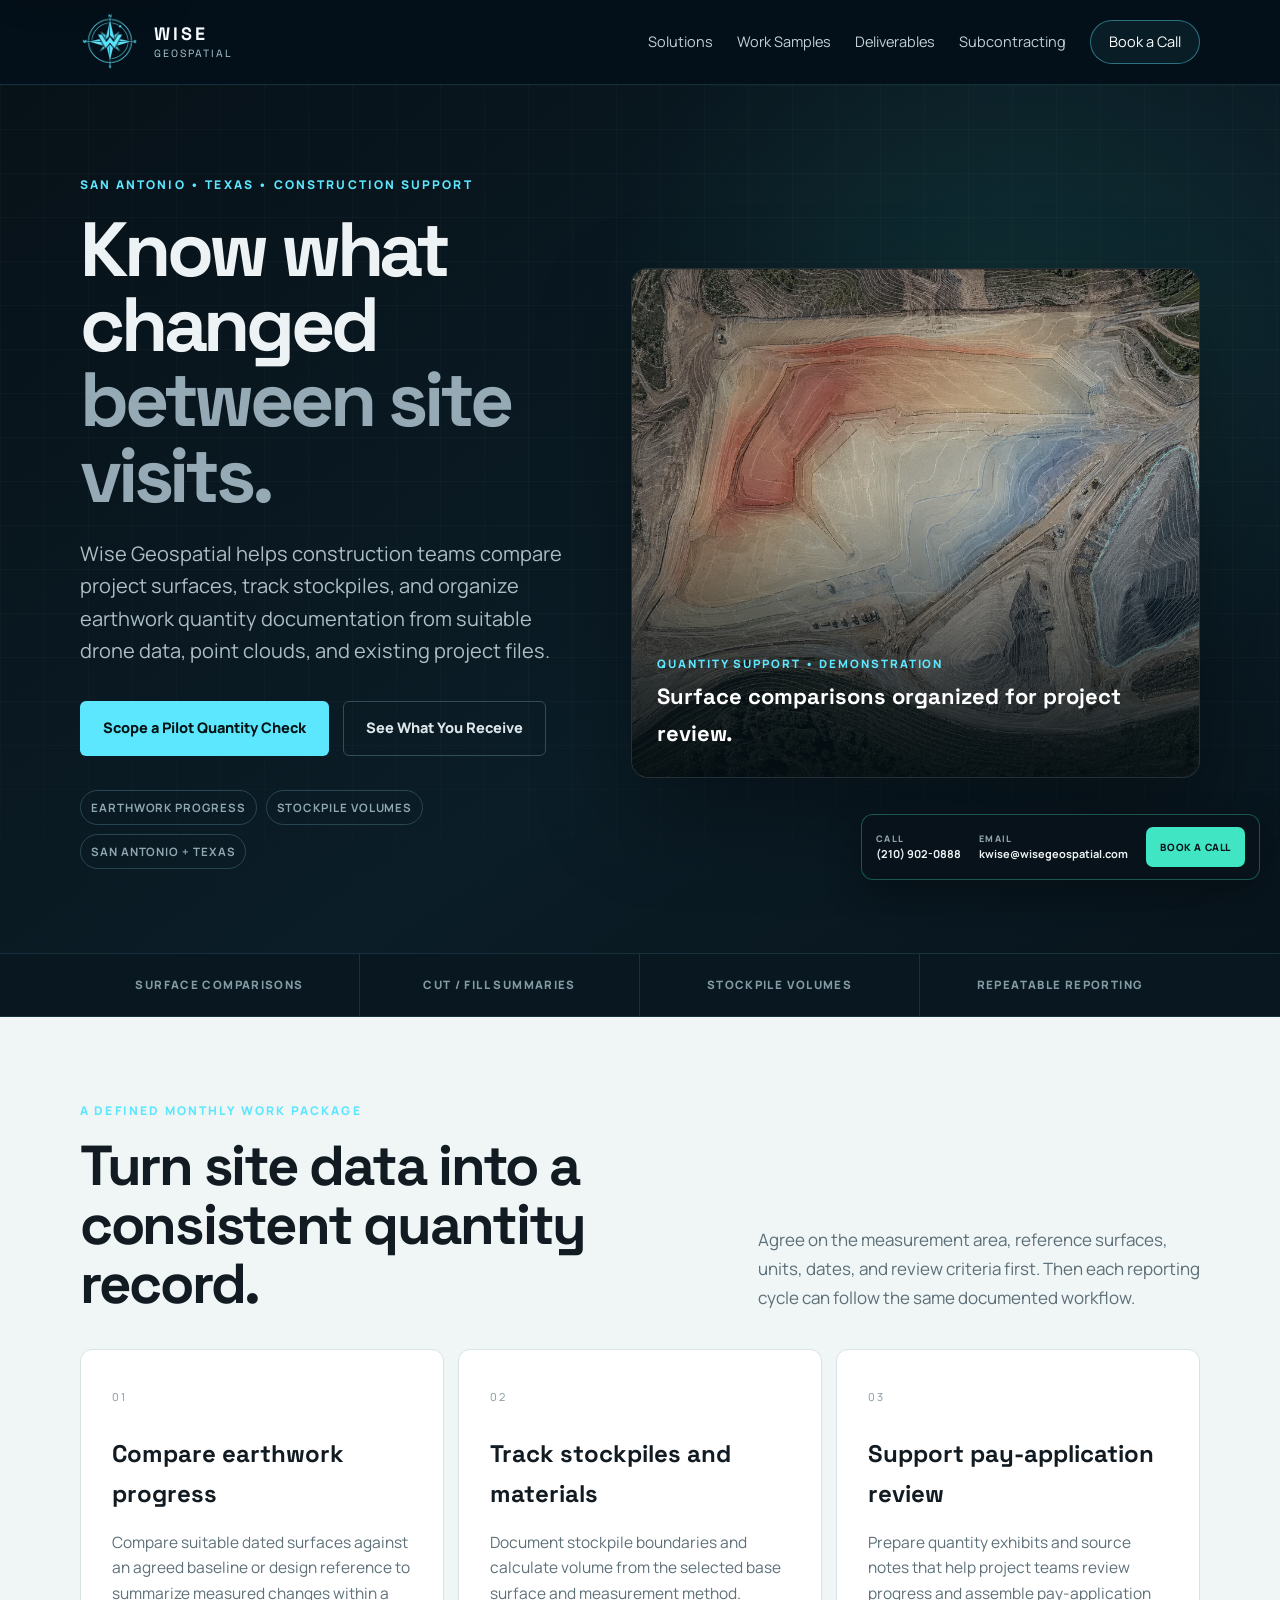
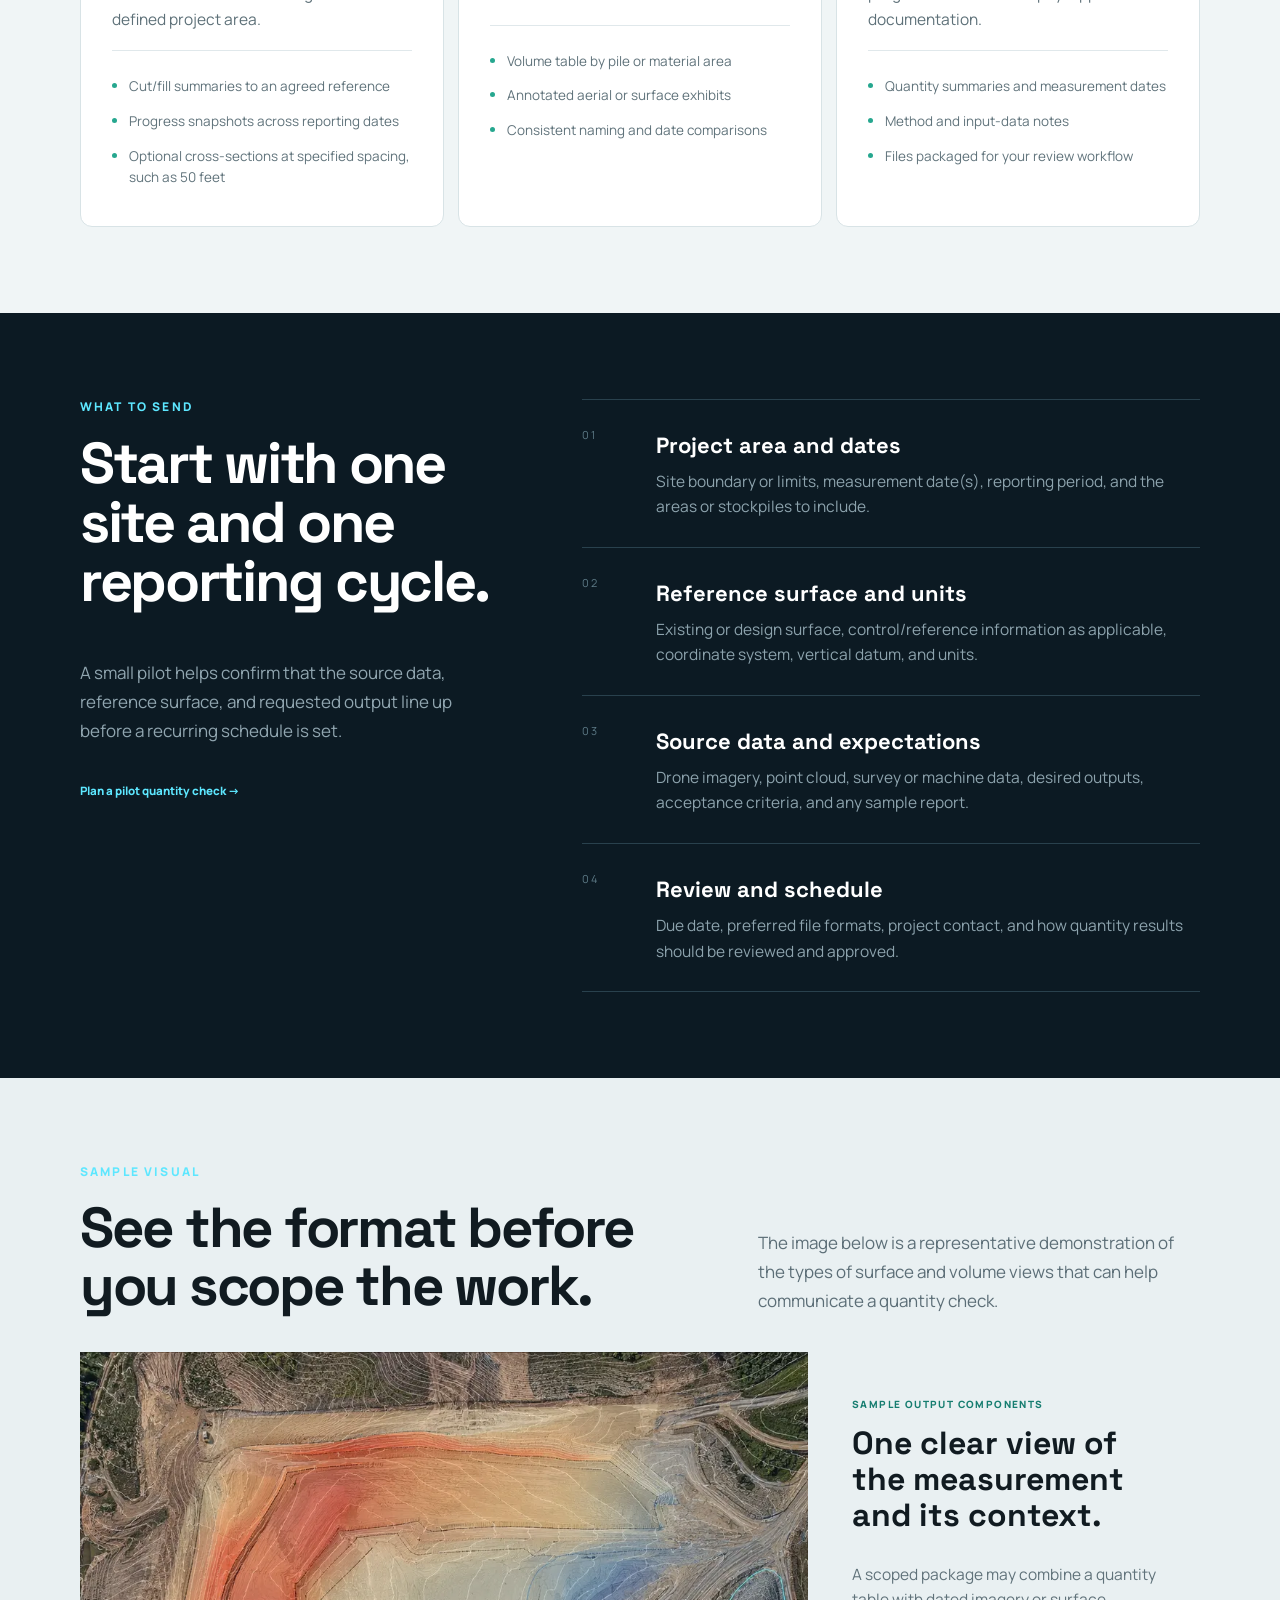
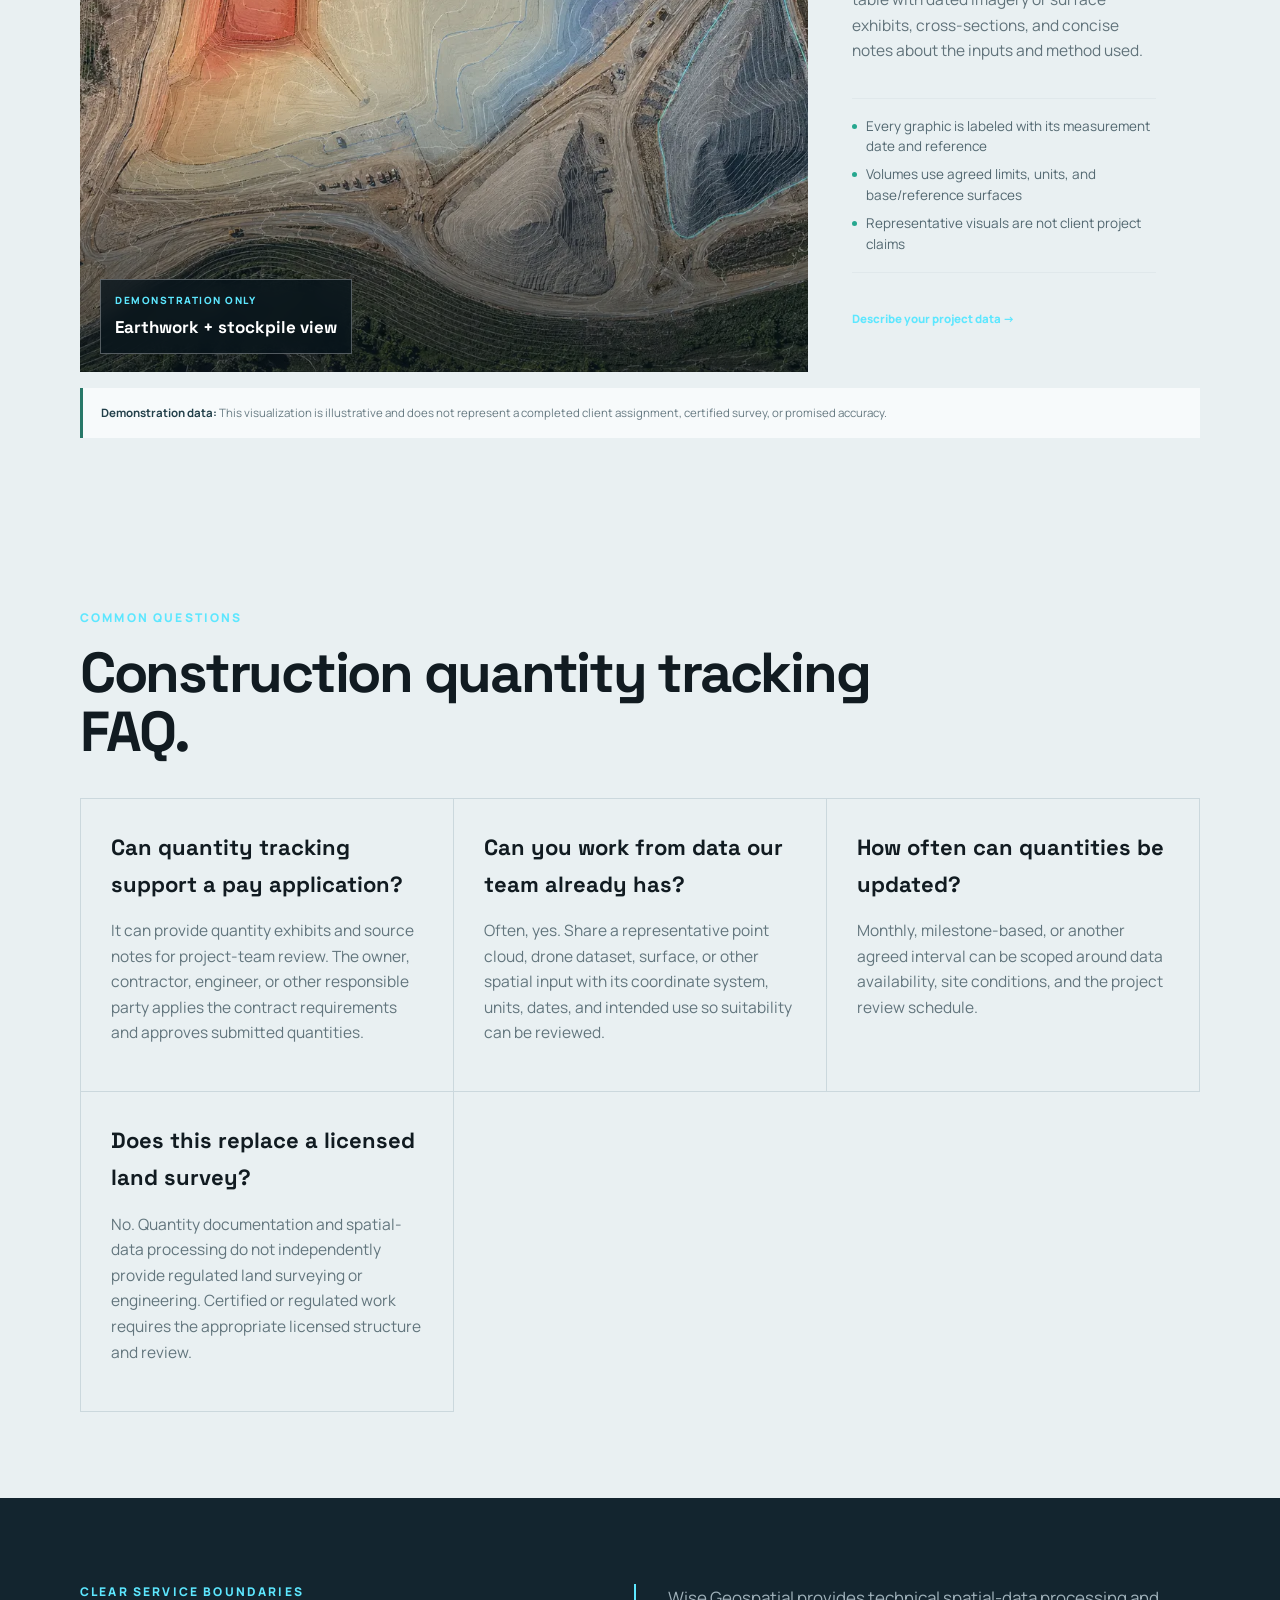
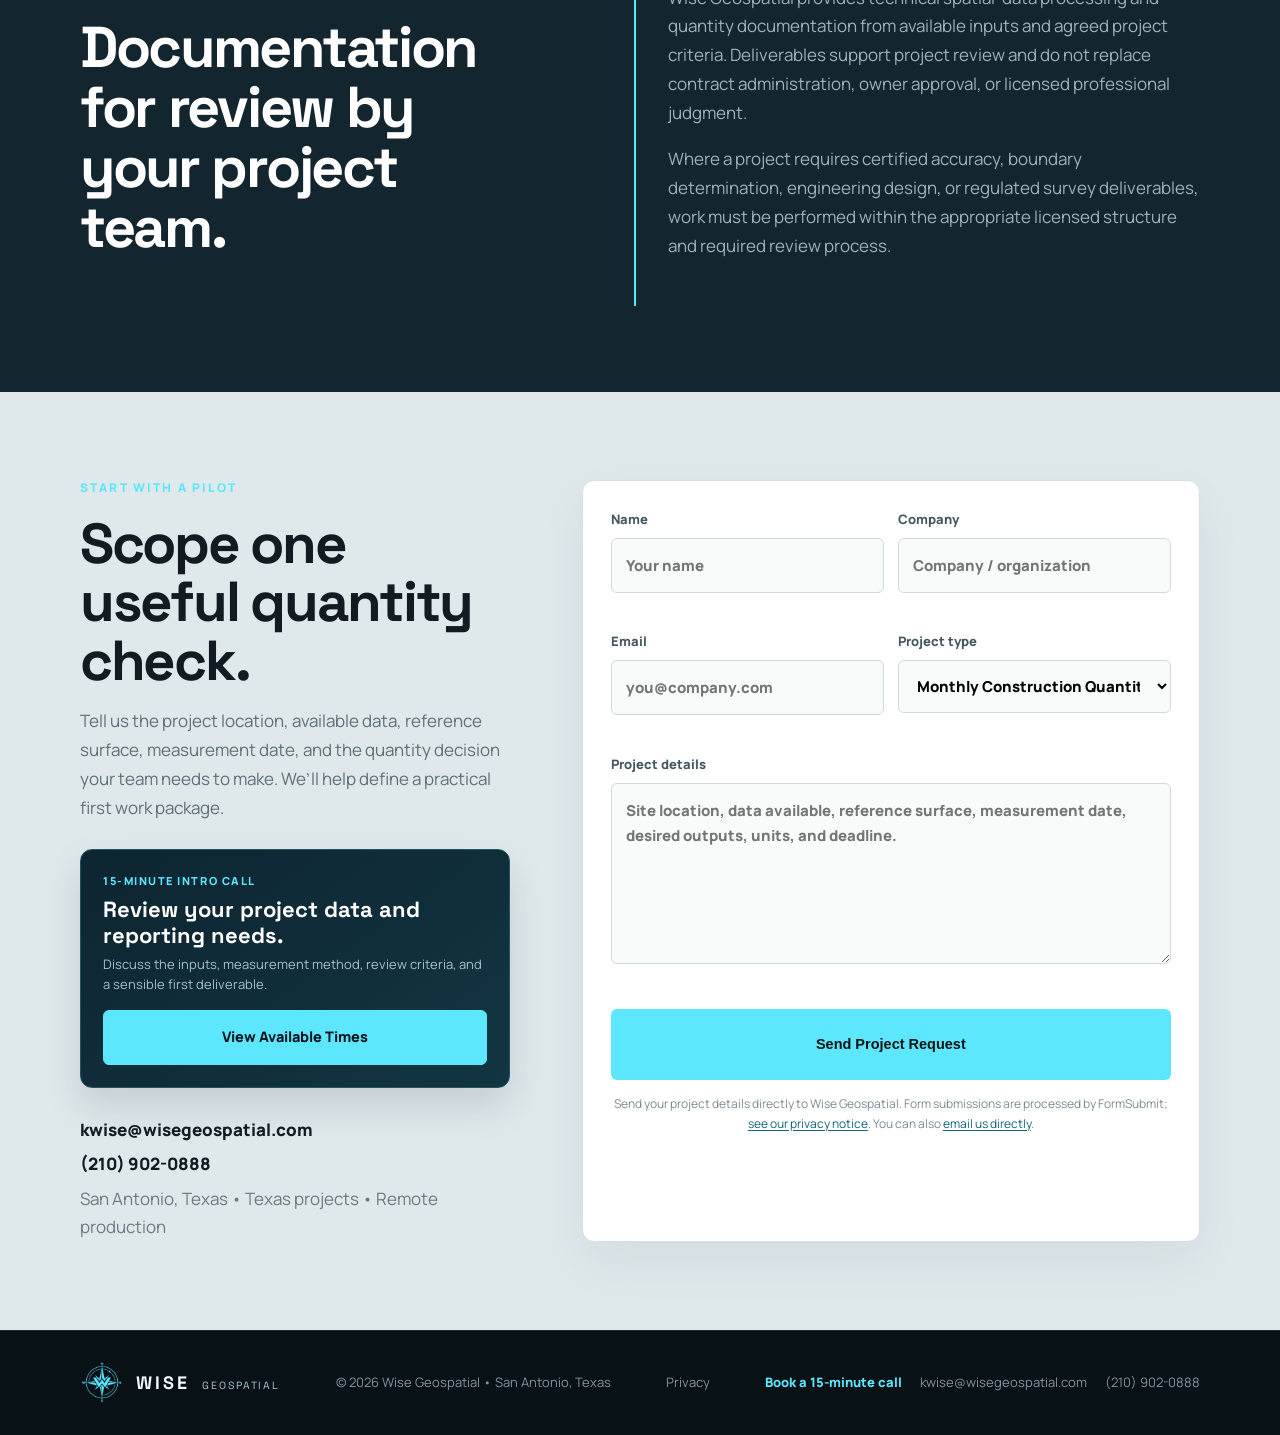
<file: construction-quantity-tracking.html>
<!doctype html>
<html lang="en">
<head>
  <meta charset="utf-8" />
  <meta name="viewport" content="width=device-width, initial-scale=1" />
  <meta name="description" content="Construction quantity tracking for San Antonio and Texas projects: earthwork progress comparisons, stockpile volumes, cut/fill summaries, and pay-application documentation support." />
  <meta name="theme-color" content="#08131b" />
  <meta name="robots" content="index, follow" />
  <link rel="canonical" href="https://wise-geospatial.com/construction-quantity-tracking.html" />
  <meta property="og:type" content="website" />
  <meta property="og:site_name" content="Wise Geospatial" />
  <meta property="og:title" content="Construction Quantity Tracking in San Antonio | Wise Geospatial" />
  <meta property="og:description" content="Repeatable earthwork progress comparisons, stockpile volumes, cut/fill summaries, and quantity documentation support for Texas project teams." />
  <meta property="og:url" content="https://wise-geospatial.com/construction-quantity-tracking.html" />
  <meta property="og:image" content="https://wise-geospatial.com/assets/demo-earthwork-volumes.webp" />
  <meta name="twitter:card" content="summary_large_image" />
  <meta name="twitter:title" content="Construction Quantity Tracking in San Antonio | Wise Geospatial" />
  <meta name="twitter:description" content="Repeatable earthwork progress comparisons, stockpile volumes, cut/fill summaries, and quantity documentation support for Texas project teams." />
  <meta name="twitter:image" content="https://wise-geospatial.com/assets/demo-earthwork-volumes.webp" />
  <title>Construction Quantity Tracking in San Antonio | Wise Geospatial</title>
  <link rel="preconnect" href="https://fonts.googleapis.com">
  <link rel="preconnect" href="https://fonts.gstatic.com" crossorigin>
  <link href="https://fonts.googleapis.com/css2?family=Manrope:wght@400;500;600;700;800&family=Space+Grotesk:wght@500;600;700&display=swap" rel="stylesheet">
  <link rel="stylesheet" href="styles.css?v=direct-inquiries-20261028-v2" />
  <script async src="https://www.googletagmanager.com/gtag/js?id=G-041DCY5B3D"></script>
  <script>window.dataLayer=window.dataLayer||[];function gtag(){dataLayer.push(arguments);}gtag('js',new Date());gtag('config','G-041DCY5B3D');</script>
</head>
<body class="property-guide-page" data-service-page="construction_quantities">
<a class="skip-link" href="#main-content">Skip to main content</a>
<header class="site-header" id="top"><div class="container nav-wrap">
  <a class="brand" href="index.html" aria-label="Wise Geospatial home"><span class="brand-mark" aria-hidden="true"><img src="assets/wise-geospatial-compass-orbit-logo.png" alt="" width="46" height="46" /></span><span><strong>WISE</strong><small>GEOSPATIAL</small></span></a>
  <nav class="nav" id="primary-navigation" aria-label="Primary navigation"><a href="index.html#services">Solutions</a><a href="work-samples.html">Work Samples</a><a href="index.html#deliverables">Deliverables</a><a href="geospatial-subcontracting.html">Subcontracting</a><a href="https://calendar.app.google/kaoqQgkgv8akGxPDA" class="nav-cta booking-link" target="_blank" rel="noopener noreferrer">Book a Call</a></nav>
  <button class="menu-btn" type="button" aria-label="Open navigation" aria-controls="primary-navigation" aria-expanded="false"><span aria-hidden="true">☰</span></button>
</div></header>

<main id="main-content">
  <section class="property-hero"><div class="property-grid-overlay"></div><div class="container property-hero-grid">
    <div class="property-hero-copy"><p class="eyebrow">SAN ANTONIO • TEXAS • CONSTRUCTION SUPPORT</p><h1>Know what changed<br><span>between site visits.</span></h1><p>Wise Geospatial helps construction teams compare project surfaces, track stockpiles, and organize earthwork quantity documentation from suitable drone data, point clouds, and existing project files.</p><div class="hero-actions"><a class="btn primary" href="#quote" data-project-type="Monthly Construction Quantities / Progress">Scope a Pilot Quantity Check</a><a class="btn ghost" href="#deliverables">See What You Receive</a></div><div class="property-proof"><span>Earthwork progress</span><span>Stockpile volumes</span><span>San Antonio + Texas</span></div></div>
    <div class="property-hero-visual"><img class="property-hero-image" src="assets/demo-earthwork-volumes.webp" alt="Demonstration visualization of earthwork surface comparison and a stockpile outline over site imagery" width="1280" height="853" fetchpriority="high"><div class="property-hero-scrim"></div><div class="property-hero-kicker"><span>QUANTITY SUPPORT • DEMONSTRATION</span><strong>Surface comparisons organized for project review.</strong></div></div>
  </div></section>
  <section class="property-brief-strip"><div class="container"><span>SURFACE COMPARISONS</span><span>CUT / FILL SUMMARIES</span><span>STOCKPILE VOLUMES</span><span>REPEATABLE REPORTING</span></div></section>

  <section class="section energy-fit" id="deliverables"><div class="container"><div class="section-head split"><div><p class="eyebrow">A DEFINED MONTHLY WORK PACKAGE</p><h2>Turn site data into a consistent quantity record.</h2></div><p>Agree on the measurement area, reference surfaces, units, dates, and review criteria first. Then each reporting cycle can follow the same documented workflow.</p></div><div class="energy-use-grid">
    <article><span>01</span><h3>Compare earthwork progress</h3><p>Compare suitable dated surfaces against an agreed baseline or design reference to summarize measured changes within a defined project area.</p><ul><li>Cut/fill summaries to an agreed reference</li><li>Progress snapshots across reporting dates</li><li>Optional cross-sections at specified spacing, such as 50 feet</li></ul></article>
    <article><span>02</span><h3>Track stockpiles and materials</h3><p>Document stockpile boundaries and calculate volume from the selected base surface and measurement method.</p><ul><li>Volume table by pile or material area</li><li>Annotated aerial or surface exhibits</li><li>Consistent naming and date comparisons</li></ul></article>
    <article><span>03</span><h3>Support pay-application review</h3><p>Prepare quantity exhibits and source notes that help project teams review progress and assemble pay-application documentation.</p><ul><li>Quantity summaries and measurement dates</li><li>Method and input-data notes</li><li>Files packaged for your review workflow</li></ul></article>
  </div></div></section>

  <section class="section map-pack"><div class="container map-pack-grid"><div class="map-pack-intro"><p class="eyebrow">WHAT TO SEND</p><h2>Start with one site and one reporting cycle.</h2><p>A small pilot helps confirm that the source data, reference surface, and requested output line up before a recurring schedule is set.</p><a class="text-link" href="#quote">Plan a pilot quantity check →</a></div><div class="deliverable-list">
    <article><span>01</span><div><strong>Project area and dates</strong><p>Site boundary or limits, measurement date(s), reporting period, and the areas or stockpiles to include.</p></div></article>
    <article><span>02</span><div><strong>Reference surface and units</strong><p>Existing or design surface, control/reference information as applicable, coordinate system, vertical datum, and units.</p></div></article>
    <article><span>03</span><div><strong>Source data and expectations</strong><p>Drone imagery, point cloud, survey or machine data, desired outputs, acceptance criteria, and any sample report.</p></div></article>
    <article><span>04</span><div><strong>Review and schedule</strong><p>Due date, preferred file formats, project contact, and how quantity results should be reviewed and approved.</p></div></article>
  </div></div></section>

  <section class="section energy-applications" id="example"><div class="container"><div class="section-head split"><div><p class="eyebrow">SAMPLE VISUAL</p><h2>See the format before you scope the work.</h2></div><p>The image below is a representative demonstration of the types of surface and volume views that can help communicate a quantity check.</p></div><div class="market-example-wide"><div class="market-example-media"><img src="assets/demo-earthwork-volumes.webp" alt="Demonstration earthwork cut/fill visualization with a stockpile outline" loading="lazy" width="1280" height="853"><span class="media-corner-label"><span>DEMONSTRATION ONLY</span><strong>Earthwork + stockpile view</strong></span></div><div class="market-example-copy"><p class="example-type">SAMPLE OUTPUT COMPONENTS</p><h3>One clear view of the measurement and its context.</h3><p>A scoped package may combine a quantity table with dated imagery or surface exhibits, cross-sections, and concise notes about the inputs and method used.</p><ul><li>Every graphic is labeled with its measurement date and reference</li><li>Volumes use agreed limits, units, and base/reference surfaces</li><li>Representative visuals are not client project claims</li></ul><a class="text-link" href="#quote">Describe your project data →</a></div></div><p class="representative-note"><strong>Demonstration data:</strong> This visualization is illustrative and does not represent a completed client assignment, certified survey, or promised accuracy.</p></div></section>

  <section class="section energy-applications" id="faq"><div class="container"><div class="section-head"><p class="eyebrow">COMMON QUESTIONS</p><h2>Construction quantity tracking FAQ.</h2></div><div class="assignment-grid">
    <article><strong>Can quantity tracking support a pay application?</strong><p>It can provide quantity exhibits and source notes for project-team review. The owner, contractor, engineer, or other responsible party applies the contract requirements and approves submitted quantities.</p></article>
    <article><strong>Can you work from data our team already has?</strong><p>Often, yes. Share a representative point cloud, drone dataset, surface, or other spatial input with its coordinate system, units, dates, and intended use so suitability can be reviewed.</p></article>
    <article><strong>How often can quantities be updated?</strong><p>Monthly, milestone-based, or another agreed interval can be scoped around data availability, site conditions, and the project review schedule.</p></article>
    <article><strong>Does this replace a licensed land survey?</strong><p>No. Quantity documentation and spatial-data processing do not independently provide regulated land surveying or engineering. Certified or regulated work requires the appropriate licensed structure and review.</p></article>
  </div></div></section>

  <section class="section boundary-section"><div class="container boundary-grid"><div><p class="eyebrow">CLEAR SERVICE BOUNDARIES</p><h2>Documentation for review by your project team.</h2></div><div><p>Wise Geospatial provides technical spatial-data processing and quantity documentation from available inputs and agreed project criteria. Deliverables support project review and do not replace contract administration, owner approval, or licensed professional judgment.</p><p>Where a project requires certified accuracy, boundary determination, engineering design, or regulated survey deliverables, work must be performed within the appropriate licensed structure and required review process.</p></div></div></section>

  <section class="section quote property-quote" id="quote"><div class="container quote-grid"><div><p class="eyebrow">START WITH A PILOT</p><h2>Scope one useful quantity check.</h2><p>Tell us the project location, available data, reference surface, measurement date, and the quantity decision your team needs to make. We’ll help define a practical first work package.</p><div class="booking-card"><span>15-MINUTE INTRO CALL</span><strong>Review your project data and reporting needs.</strong><small>Discuss the inputs, measurement method, review criteria, and a sensible first deliverable.</small><a class="btn calendar-btn booking-link" href="https://calendar.app.google/kaoqQgkgv8akGxPDA" target="_blank" rel="noopener noreferrer">View Available Times</a></div><div class="contact-block"><a href="mailto:kwise@wisegeospatial.com">kwise@wisegeospatial.com</a><a href="tel:+12109020888">(210) 902-0888</a><span>San Antonio, Texas • Texas projects • Remote production</span></div></div><form id="quoteForm" method="POST" action="https://formsubmit.co/kwise@wisegeospatial.com" aria-describedby="form-help"><input type="hidden" name="_subject" value="Wise Geospatial — New Project Inquiry"><input type="hidden" name="_next" value="https://wise-geospatial.com/thanks.html"><input type="hidden" name="_template" value="table"><input type="hidden" name="_url" value="https://wise-geospatial.com/construction-quantity-tracking.html"><label class="form-honeypot" style="display:none" aria-hidden="true">Leave this empty<input type="text" name="_honey" tabindex="-1" autocomplete="off"></label><label>Name<input name="name" autocomplete="name" required placeholder="Your name"></label><label>Company<input name="company" autocomplete="organization" placeholder="Company / organization"></label><label>Email<input name="email" type="email" autocomplete="email" required placeholder="you@company.com"></label><label>Project type<select name="type" required><option>Monthly Construction Quantities / Progress</option><option>Stockpile / Earthwork Volumes</option><option>LiDAR / Point Cloud Processing</option><option>Photogrammetry / Orthomosaic</option><option>GIS / CAD Production Overflow</option><option>Other / Not Sure Yet</option></select></label><label class="full">Project details<textarea name="details" required rows="6" placeholder="Site location, data available, reference surface, measurement date, desired outputs, units, and deadline."></textarea></label><button class="btn primary full" type="submit">Send Project Request</button><p class="form-note full" id="form-help">Send your project details directly to Wise Geospatial. Form submissions are processed by FormSubmit; <a href="privacy.html">see our privacy notice</a>. You can also <a href="mailto:kwise@wisegeospatial.com">email us directly</a>.</p><p class="form-status full" role="status" aria-live="polite"></p></form></div></section>
</main>

<footer><div class="container footer-wrap"><a class="brand footer-brand" href="index.html" aria-label="Wise Geospatial home"><strong>WISE</strong><small>GEOSPATIAL</small></a><div>© <span id="year"></span> Wise Geospatial • San Antonio, Texas</div><div><a href="privacy.html">Privacy</a></div><div class="footer-contact"><a class="booking-link" href="https://calendar.app.google/kaoqQgkgv8akGxPDA" target="_blank" rel="noopener noreferrer">Book a 15-minute call</a><a href="mailto:kwise@wisegeospatial.com">kwise@wisegeospatial.com</a><a href="tel:+12109020888">(210) 902-0888</a></div></div></footer>
<script type="application/ld+json">{"@context":"https://schema.org","@graph":[{"@type":"Service","name":"Construction Quantity Tracking Support","description":"Earthwork progress comparisons, stockpile volumes, cut/fill summaries, and quantity documentation support for construction project teams in San Antonio and Texas.","url":"https://wise-geospatial.com/construction-quantity-tracking.html","provider":{"@type":"ProfessionalService","name":"Wise Geospatial","url":"https://wise-geospatial.com/"},"areaServed":[{"@type":"City","name":"San Antonio"},{"@type":"AdministrativeArea","name":"Texas"}],"serviceType":["Construction quantity documentation","Earthwork progress comparisons","Stockpile volume calculations","Cut and fill summaries"]},{"@type":"BreadcrumbList","itemListElement":[{"@type":"ListItem","position":1,"name":"Home","item":"https://wise-geospatial.com/"},{"@type":"ListItem","position":2,"name":"Construction Quantity Tracking","item":"https://wise-geospatial.com/construction-quantity-tracking.html"}]},{"@type":"FAQPage","mainEntity":[{"@type":"Question","name":"Can quantity tracking support a pay application?","acceptedAnswer":{"@type":"Answer","text":"It can provide quantity exhibits and source notes for project-team review. The owner, contractor, engineer, or other responsible party applies the contract requirements and approves submitted quantities."}},{"@type":"Question","name":"Can you work from data our team already has?","acceptedAnswer":{"@type":"Answer","text":"Often, yes. Share a representative point cloud, drone dataset, surface, or other spatial input with its coordinate system, units, dates, and intended use so suitability can be reviewed."}},{"@type":"Question","name":"How often can quantities be updated?","acceptedAnswer":{"@type":"Answer","text":"Monthly, milestone-based, or another agreed interval can be scoped around data availability, site conditions, and the project review schedule."}},{"@type":"Question","name":"Does this replace a licensed land survey?","acceptedAnswer":{"@type":"Answer","text":"No. Quantity documentation and spatial-data processing do not independently provide regulated land surveying or engineering. Certified or regulated work requires the appropriate licensed structure and review."}}]}]}</script>
<script src="script.js?v=subcontracting-20261028"></script>
</body>
</html>
</file>
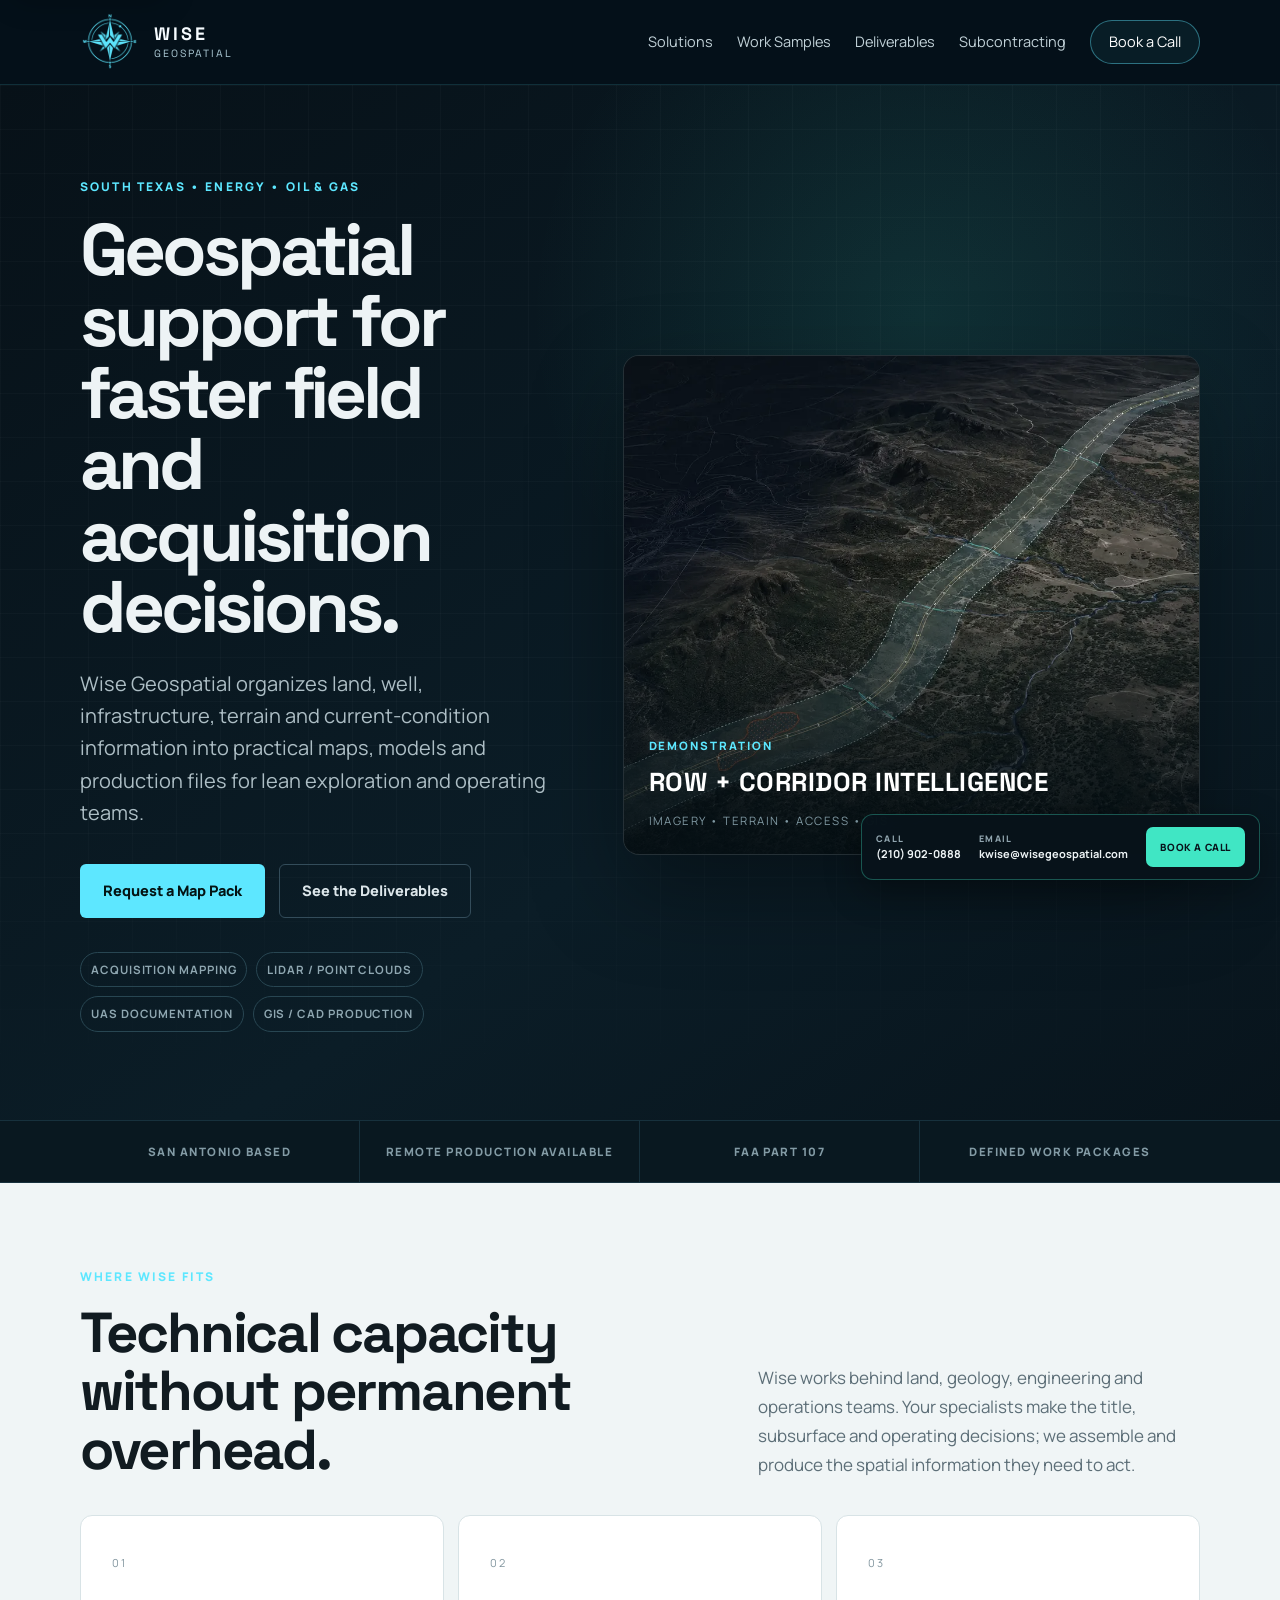
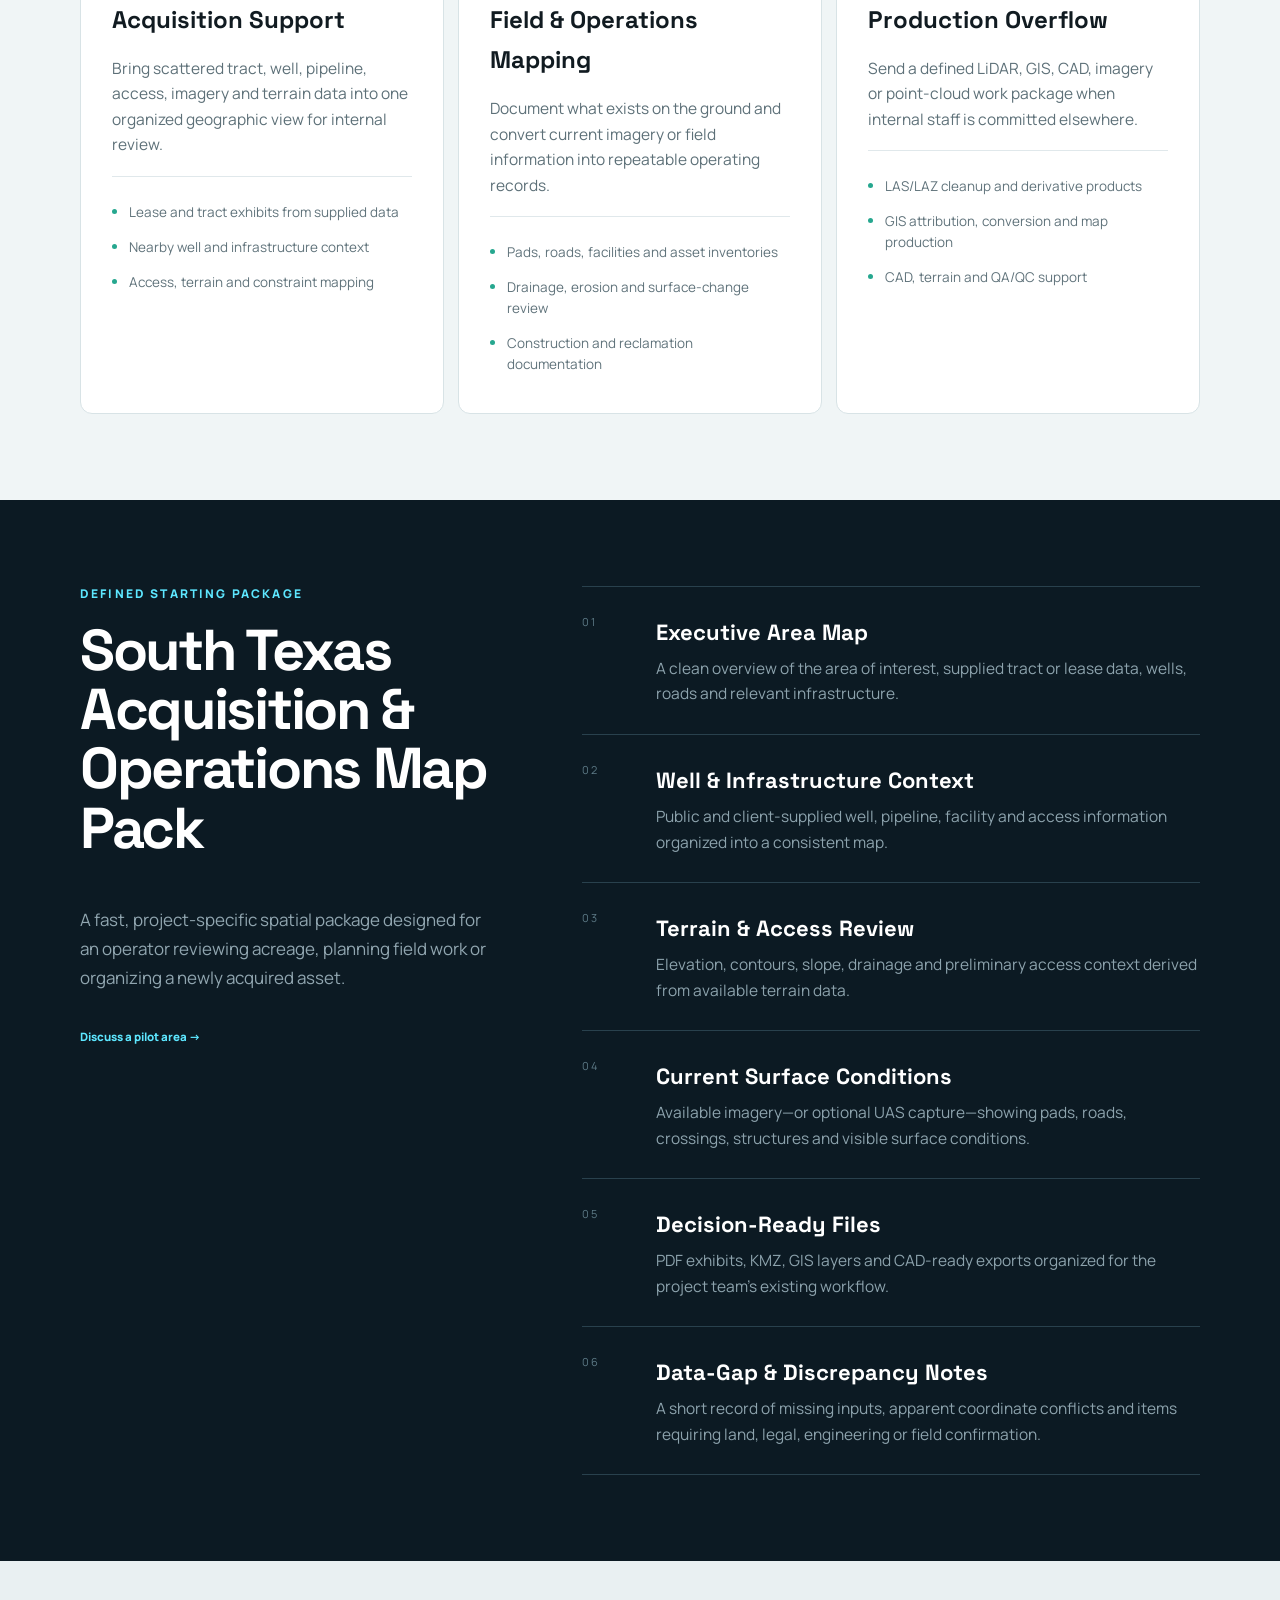
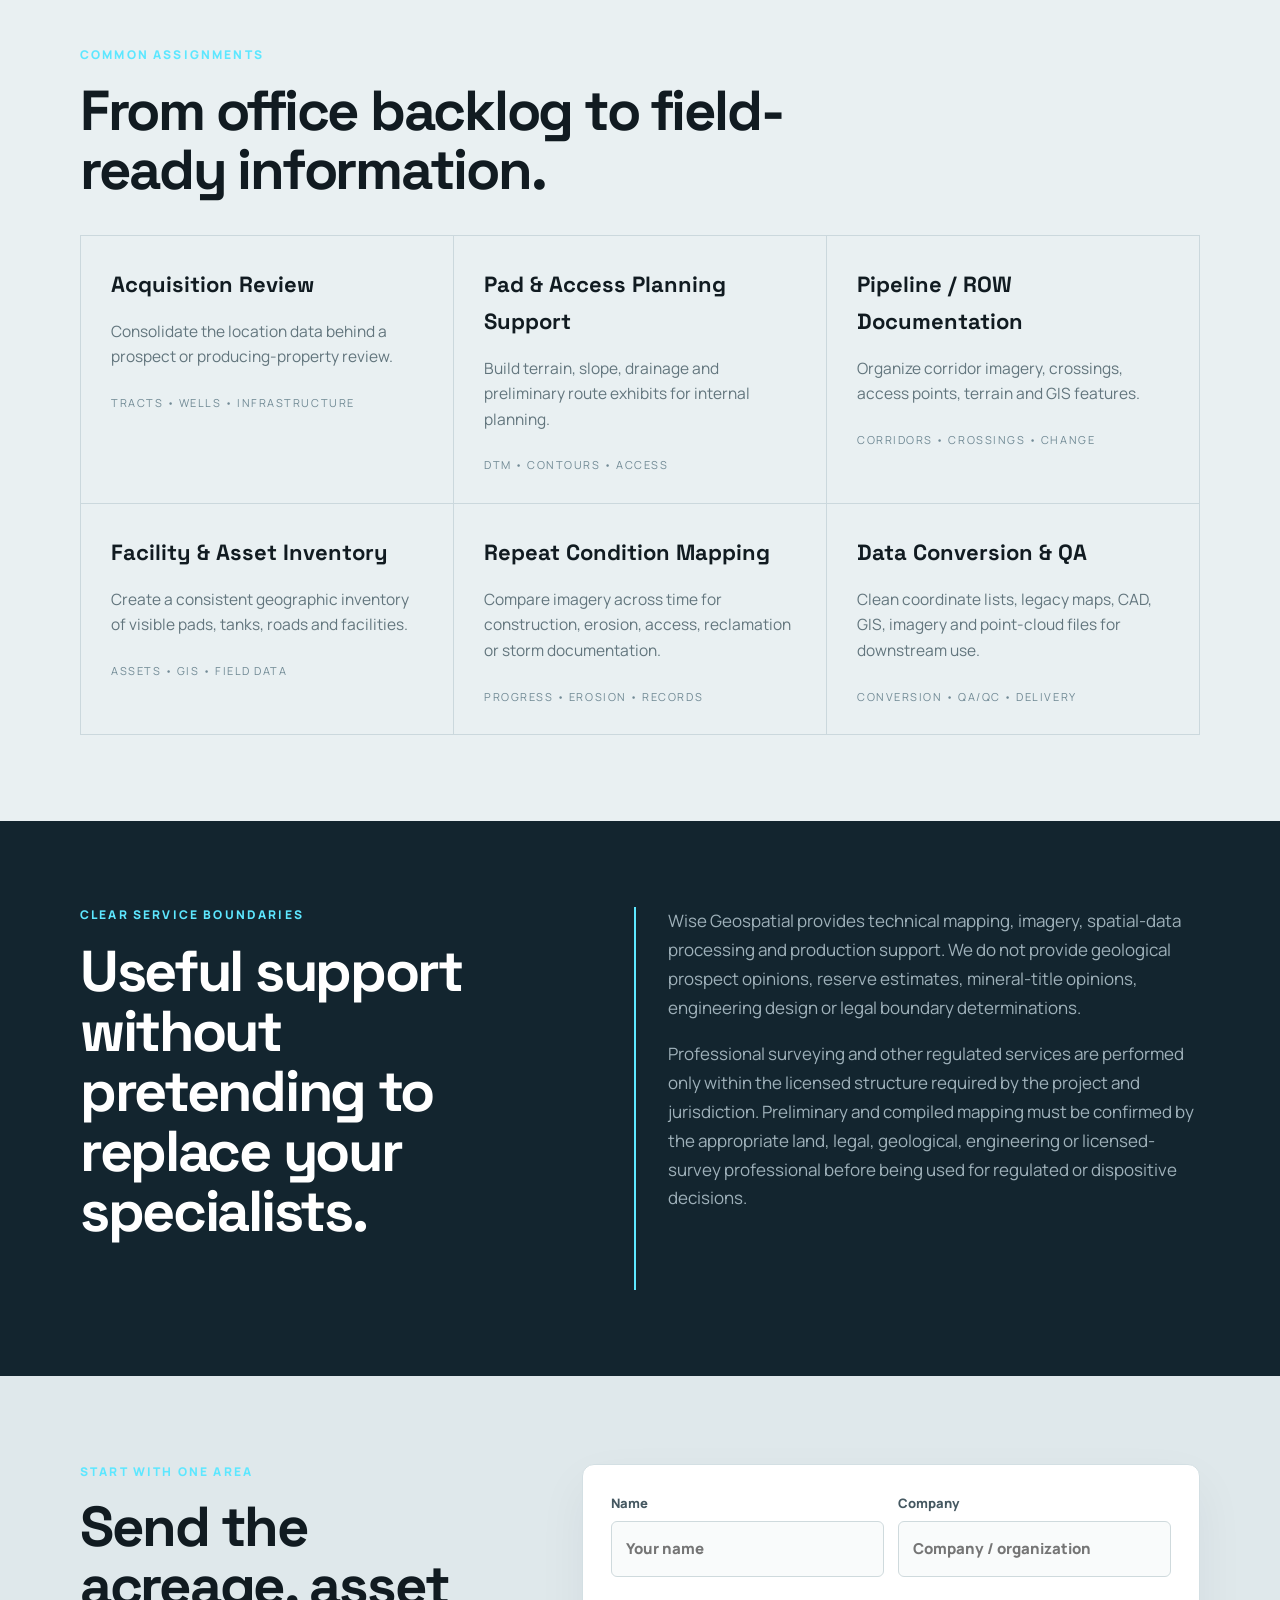
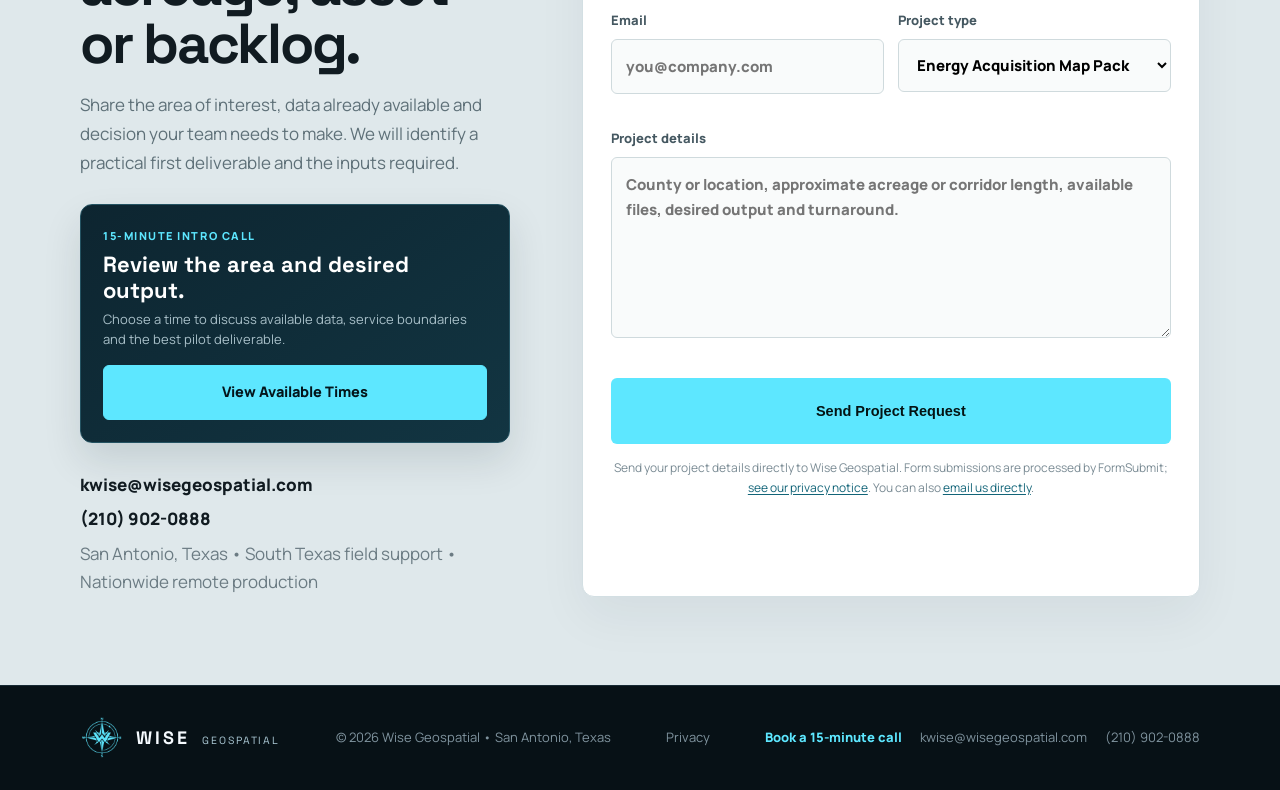
<file: energy.html>
<!doctype html>
<html lang="en">
<head>
  <meta charset="utf-8" />
  <meta name="viewport" content="width=device-width, initial-scale=1" />
  <meta name="description" content="South Texas oil, gas and energy geospatial support: field documentation, acquisition mapping, LiDAR and point-cloud processing, terrain products and GIS production." />
  <meta name="theme-color" content="#08131b" />
  <meta name="robots" content="index, follow" />
  <link rel="canonical" href="https://wise-geospatial.com/energy.html" />
  <meta property="og:type" content="website" />
  <meta property="og:site_name" content="Wise Geospatial" />
  <meta property="og:title" content="South Texas Oil & Gas Geospatial Support | Wise Geospatial" />
  <meta property="og:description" content="Acquisition mapping, operations support, LiDAR production, pipeline/ROW mapping and field documentation for South Texas energy teams." />
  <meta property="og:url" content="https://wise-geospatial.com/energy.html" />
  <meta property="og:image" content="https://wise-geospatial.com/assets/demo-row-corridor.webp" />
  <meta name="twitter:card" content="summary_large_image" />
  <meta name="twitter:title" content="South Texas Oil &amp; Gas Geospatial Support | Wise Geospatial" />
  <meta name="twitter:description" content="Acquisition mapping, LiDAR production, pipeline and ROW mapping, GIS and field documentation for South Texas energy teams." />
  <meta name="twitter:image" content="https://wise-geospatial.com/assets/demo-row-corridor.webp" />
  <title>South Texas Oil & Gas Geospatial Support | Wise Geospatial</title>
  <link rel="preconnect" href="https://fonts.googleapis.com">
  <link rel="preconnect" href="https://fonts.gstatic.com" crossorigin>
  <link href="https://fonts.googleapis.com/css2?family=Manrope:wght@400;500;600;700;800&family=Space+Grotesk:wght@500;600;700&display=swap" rel="stylesheet">
  <link rel="stylesheet" href="styles.css?v=direct-inquiries-20261028-v2" />
  <!-- Google Analytics 4 -->
  <script async src="https://www.googletagmanager.com/gtag/js?id=G-041DCY5B3D"></script>
  <script>
    window.dataLayer = window.dataLayer || [];
    function gtag(){dataLayer.push(arguments);}
    gtag('js', new Date());
    gtag('config', 'G-041DCY5B3D');
  </script>
</head>
<body class="energy-page">
<a class="skip-link" href="#main-content">Skip to main content</a>
<header class="site-header" id="top">
  <div class="container nav-wrap">
    <a class="brand" href="index.html" aria-label="Wise Geospatial home">
      <span class="brand-mark" aria-hidden="true"><img src="assets/wise-geospatial-compass-orbit-logo.png" alt="" width="46" height="46" /></span>
      <span><strong>WISE</strong><small>GEOSPATIAL</small></span>
    </a>
    <nav class="nav" id="primary-navigation" aria-label="Primary navigation"><a href="index.html#services">Solutions</a><a href="work-samples.html">Work Samples</a><a href="index.html#deliverables">Deliverables</a><a href="geospatial-subcontracting.html">Subcontracting</a><a href="https://calendar.app.google/kaoqQgkgv8akGxPDA" class="nav-cta booking-link" target="_blank" rel="noopener noreferrer">Book a Call</a></nav>
    <button class="menu-btn" type="button" aria-label="Open navigation" aria-controls="primary-navigation" aria-expanded="false"><span aria-hidden="true">☰</span></button>
  </div>
</header>

<main id="main-content">
  <section class="energy-hero">
    <div class="energy-grid-overlay"></div>
    <div class="container energy-hero-grid">
      <div class="energy-hero-copy">
        <p class="eyebrow">SOUTH TEXAS • ENERGY • OIL & GAS</p>
        <h1>Geospatial support for faster field and acquisition decisions.</h1>
        <p>Wise Geospatial organizes land, well, infrastructure, terrain and current-condition information into practical maps, models and production files for lean exploration and operating teams.</p>
        <div class="hero-actions"><a class="btn primary" href="#energy-quote">Request a Map Pack</a><a class="btn ghost" href="#map-pack">See the Deliverables</a></div>
        <div class="energy-proof"><span>Acquisition Mapping</span><span>LiDAR / Point Clouds</span><span>UAS Documentation</span><span>GIS / CAD Production</span></div>
      </div>
      <div class="energy-hero-image">
        <img src="assets/demo-row-corridor.webp" alt="Demonstration aerial corridor map with right-of-way and stationing overlays" width="1280" height="853" fetchpriority="high">
        <div class="energy-image-label"><span>DEMONSTRATION</span><strong>ROW + CORRIDOR INTELLIGENCE</strong><small>IMAGERY • TERRAIN • ACCESS • GIS</small></div>
      </div>
    </div>
  </section>

  <section class="energy-brief-strip">
    <div class="container">
      <span>SAN ANTONIO BASED</span><span>REMOTE PRODUCTION AVAILABLE</span><span>FAA PART 107</span><span>DEFINED WORK PACKAGES</span>
    </div>
  </section>

  <section class="section energy-fit" id="fit">
    <div class="container">
      <div class="section-head split"><div><p class="eyebrow">WHERE WISE FITS</p><h2>Technical capacity without permanent overhead.</h2></div><p>Wise works behind land, geology, engineering and operations teams. Your specialists make the title, subsurface and operating decisions; we assemble and produce the spatial information they need to act.</p></div>
      <div class="energy-use-grid">
        <article><span>01</span><h3>Acquisition Support</h3><p>Bring scattered tract, well, pipeline, access, imagery and terrain data into one organized geographic view for internal review.</p><ul><li>Lease and tract exhibits from supplied data</li><li>Nearby well and infrastructure context</li><li>Access, terrain and constraint mapping</li></ul></article>
        <article><span>02</span><h3>Field & Operations Mapping</h3><p>Document what exists on the ground and convert current imagery or field information into repeatable operating records.</p><ul><li>Pads, roads, facilities and asset inventories</li><li>Drainage, erosion and surface-change review</li><li>Construction and reclamation documentation</li></ul></article>
        <article><span>03</span><h3>Production Overflow</h3><p>Send a defined LiDAR, GIS, CAD, imagery or point-cloud work package when internal staff is committed elsewhere.</p><ul><li>LAS/LAZ cleanup and derivative products</li><li>GIS attribution, conversion and map production</li><li>CAD, terrain and QA/QC support</li></ul></article>
      </div>
    </div>
  </section>

  <section class="section map-pack" id="map-pack">
    <div class="container map-pack-grid">
      <div class="map-pack-intro">
        <p class="eyebrow">DEFINED STARTING PACKAGE</p>
        <h2>South Texas Acquisition & Operations Map Pack</h2>
        <p>A fast, project-specific spatial package designed for an operator reviewing acreage, planning field work or organizing a newly acquired asset.</p>
        <a class="text-link" href="#energy-quote" data-project-type="Energy Acquisition Map Pack">Discuss a pilot area →</a>
      </div>
      <div class="deliverable-list">
        <article><span>01</span><div><strong>Executive Area Map</strong><p>A clean overview of the area of interest, supplied tract or lease data, wells, roads and relevant infrastructure.</p></div></article>
        <article><span>02</span><div><strong>Well & Infrastructure Context</strong><p>Public and client-supplied well, pipeline, facility and access information organized into a consistent map.</p></div></article>
        <article><span>03</span><div><strong>Terrain & Access Review</strong><p>Elevation, contours, slope, drainage and preliminary access context derived from available terrain data.</p></div></article>
        <article><span>04</span><div><strong>Current Surface Conditions</strong><p>Available imagery—or optional UAS capture—showing pads, roads, crossings, structures and visible surface conditions.</p></div></article>
        <article><span>05</span><div><strong>Decision-Ready Files</strong><p>PDF exhibits, KMZ, GIS layers and CAD-ready exports organized for the project team’s existing workflow.</p></div></article>
        <article><span>06</span><div><strong>Data-Gap & Discrepancy Notes</strong><p>A short record of missing inputs, apparent coordinate conflicts and items requiring land, legal, engineering or field confirmation.</p></div></article>
      </div>
    </div>
  </section>

  <section class="section energy-applications">
    <div class="container">
      <div class="section-head"><p class="eyebrow">COMMON ASSIGNMENTS</p><h2>From office backlog to field-ready information.</h2></div>
      <div class="assignment-grid">
        <article><strong>Acquisition Review</strong><p>Consolidate the location data behind a prospect or producing-property review.</p><small>TRACTS • WELLS • INFRASTRUCTURE</small></article>
        <article><strong>Pad & Access Planning Support</strong><p>Build terrain, slope, drainage and preliminary route exhibits for internal planning.</p><small>DTM • CONTOURS • ACCESS</small></article>
        <article><strong>Pipeline / ROW Documentation</strong><p>Organize corridor imagery, crossings, access points, terrain and GIS features.</p><small>CORRIDORS • CROSSINGS • CHANGE</small></article>
        <article><strong>Facility & Asset Inventory</strong><p>Create a consistent geographic inventory of visible pads, tanks, roads and facilities.</p><small>ASSETS • GIS • FIELD DATA</small></article>
        <article><strong>Repeat Condition Mapping</strong><p>Compare imagery across time for construction, erosion, access, reclamation or storm documentation.</p><small>PROGRESS • EROSION • RECORDS</small></article>
        <article><strong>Data Conversion & QA</strong><p>Clean coordinate lists, legacy maps, CAD, GIS, imagery and point-cloud files for downstream use.</p><small>CONVERSION • QA/QC • DELIVERY</small></article>
      </div>
    </div>
  </section>

  <section class="section boundary-section" id="boundaries">
    <div class="container boundary-grid">
      <div><p class="eyebrow">CLEAR SERVICE BOUNDARIES</p><h2>Useful support without pretending to replace your specialists.</h2></div>
      <div>
        <p>Wise Geospatial provides technical mapping, imagery, spatial-data processing and production support. We do not provide geological prospect opinions, reserve estimates, mineral-title opinions, engineering design or legal boundary determinations.</p>
        <p>Professional surveying and other regulated services are performed only within the licensed structure required by the project and jurisdiction. Preliminary and compiled mapping must be confirmed by the appropriate land, legal, geological, engineering or licensed-survey professional before being used for regulated or dispositive decisions.</p>
      </div>
    </div>
  </section>

  <section class="section quote energy-quote" id="energy-quote">
    <div class="container quote-grid">
      <div><p class="eyebrow">START WITH ONE AREA</p><h2>Send the acreage, asset or backlog.</h2><p>Share the area of interest, data already available and decision your team needs to make. We will identify a practical first deliverable and the inputs required.</p><div class="booking-card"><span>15-MINUTE INTRO CALL</span><strong>Review the area and desired output.</strong><small>Choose a time to discuss available data, service boundaries and the best pilot deliverable.</small><a class="btn calendar-btn booking-link" href="https://calendar.app.google/kaoqQgkgv8akGxPDA" target="_blank" rel="noopener noreferrer">View Available Times</a></div><div class="contact-block"><a href="mailto:kwise@wisegeospatial.com">kwise@wisegeospatial.com</a><a href="tel:+12109020888">(210) 902-0888</a><span>San Antonio, Texas • South Texas field support • Nationwide remote production</span></div></div>
      <form id="quoteForm" method="POST" action="https://formsubmit.co/kwise@wisegeospatial.com" aria-describedby="form-help"><input type="hidden" name="_subject" value="Wise Geospatial — New Project Inquiry"><input type="hidden" name="_next" value="https://wise-geospatial.com/thanks.html"><input type="hidden" name="_template" value="table"><input type="hidden" name="_url" value="https://wise-geospatial.com/energy.html"><label class="form-honeypot" style="display:none" aria-hidden="true">Leave this empty<input type="text" name="_honey" tabindex="-1" autocomplete="off"></label>
        <label>Name<input name="name" autocomplete="name" required placeholder="Your name"></label>
        <label>Company<input name="company" autocomplete="organization" placeholder="Company / organization"></label>
        <label>Email<input name="email" type="email" autocomplete="email" required placeholder="you@company.com"></label>
        <label>Project type<select name="type" required><option>Energy Acquisition Map Pack</option><option>Oil / Gas GIS & Data Production</option><option>Pipeline / ROW Mapping</option><option>Pad / Facility Documentation</option><option>LiDAR / Point Cloud Processing</option><option>UAS Field Documentation</option><option>Other Energy Support</option></select></label>
        <label class="full">Project details<textarea name="details" required rows="6" placeholder="County or location, approximate acreage or corridor length, available files, desired output and turnaround."></textarea></label>
        <button class="btn primary full" type="submit">Send Project Request</button>
        <p class="form-note full" id="form-help">Send your project details directly to Wise Geospatial. Form submissions are processed by FormSubmit; <a href="privacy.html">see our privacy notice</a>. You can also <a href="mailto:kwise@wisegeospatial.com">email us directly</a>.</p>
        <p class="form-status full" role="status" aria-live="polite"></p>
        
      </form>
    </div>
  </section>
</main>

<footer><div class="container footer-wrap"><a class="brand footer-brand" href="index.html" aria-label="Wise Geospatial home"><strong>WISE</strong><small>GEOSPATIAL</small></a><div>© <span id="year"></span> Wise Geospatial • San Antonio, Texas</div><div><a href="privacy.html">Privacy</a></div><div class="footer-contact"><a class="booking-link" href="https://calendar.app.google/kaoqQgkgv8akGxPDA" target="_blank" rel="noopener noreferrer">Book a 15-minute call</a><a href="mailto:kwise@wisegeospatial.com">kwise@wisegeospatial.com</a><a href="tel:+12109020888">(210) 902-0888</a></div></div></footer>
<script type="application/ld+json">{"@context":"https://schema.org","@graph":[{"@type":"Service","name":"South Texas Oil and Gas Geospatial Support","description":"Field documentation, acquisition mapping, LiDAR and point-cloud processing, terrain products and GIS production support for South Texas energy teams.","url":"https://wise-geospatial.com/energy.html","provider":{"@type":"ProfessionalService","name":"Wise Geospatial","url":"https://wise-geospatial.com/"},"areaServed":[{"@type":"AdministrativeArea","name":"South Texas"},{"@type":"AdministrativeArea","name":"Texas"}],"serviceType":["Energy field documentation","Acquisition mapping support","LiDAR and point-cloud processing","Pipeline and ROW documentation","GIS production support"]},{"@type":"BreadcrumbList","itemListElement":[{"@type":"ListItem","position":1,"name":"Home","item":"https://wise-geospatial.com/"},{"@type":"ListItem","position":2,"name":"South Texas Oil and Gas Geospatial Support","item":"https://wise-geospatial.com/energy.html"}]}]}</script>
<script src="script.js?v=subcontracting-20261028"></script>
</body>
</html>
</file>
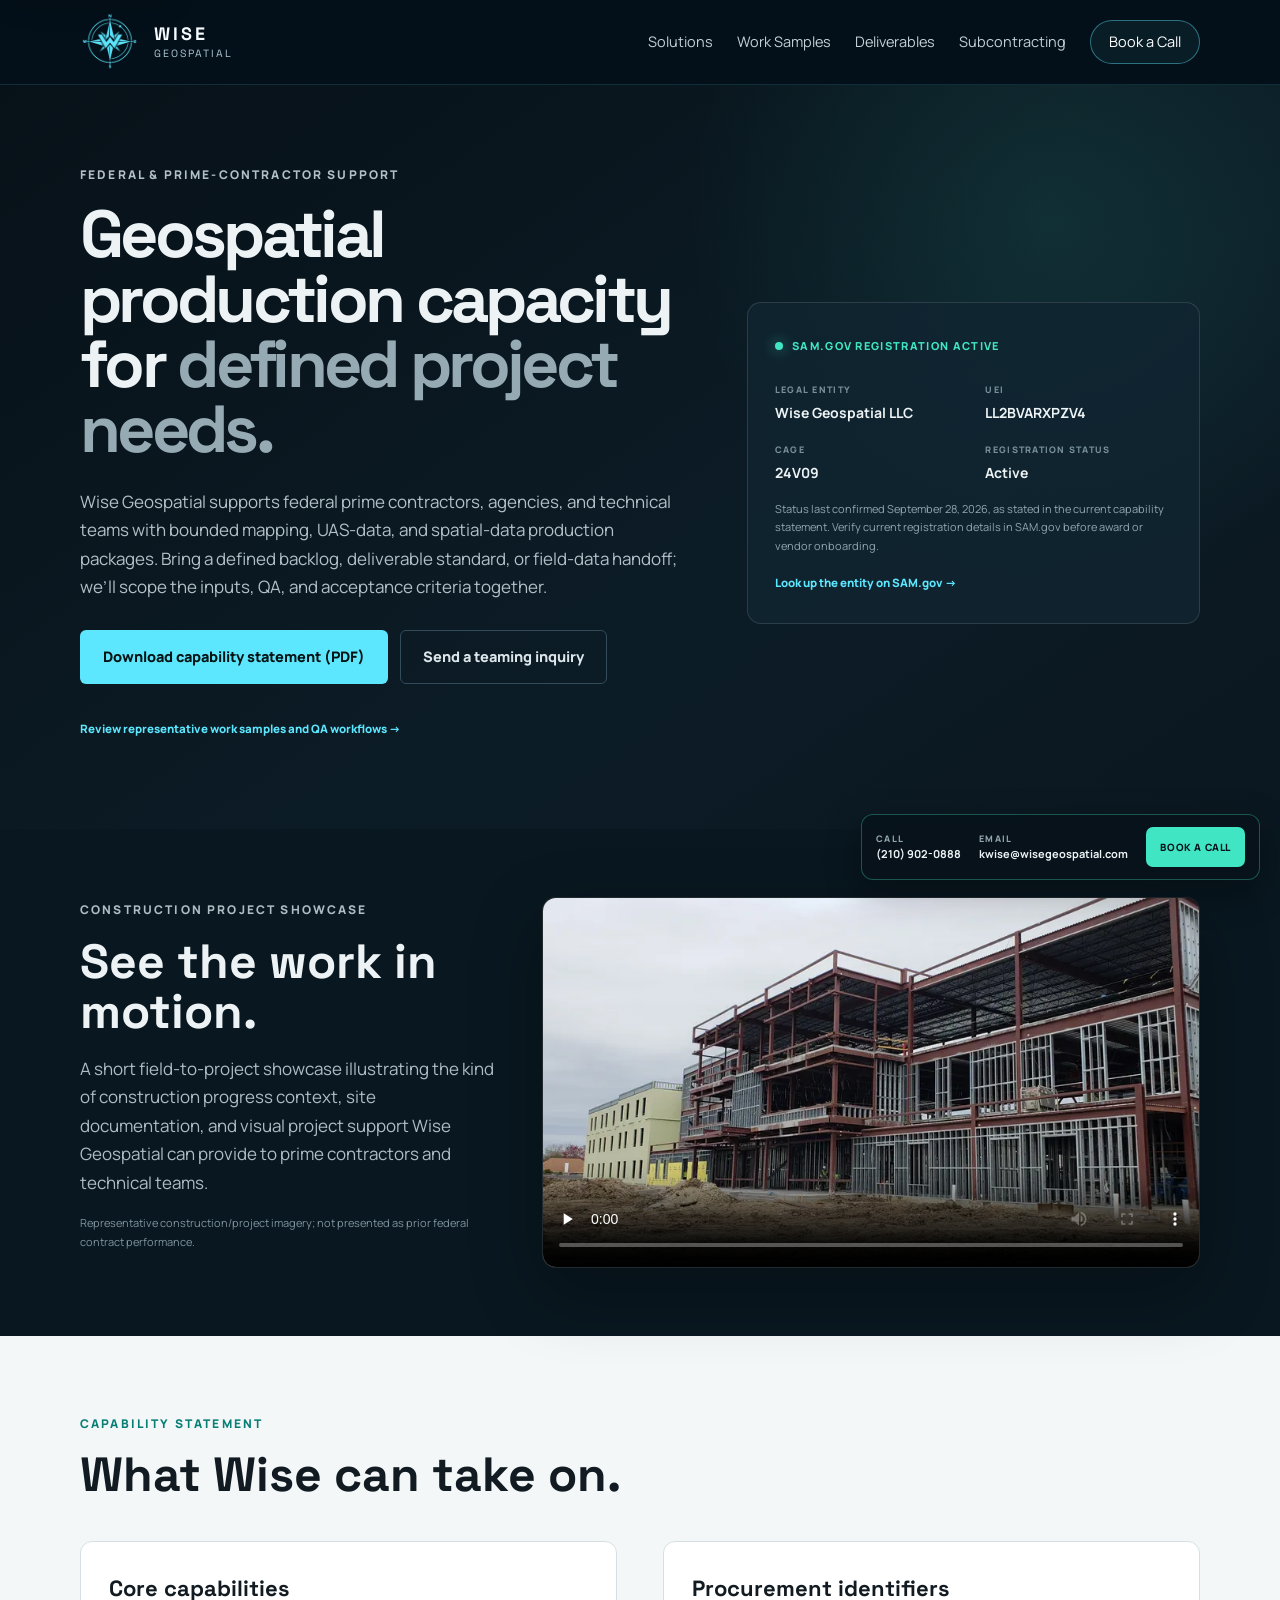
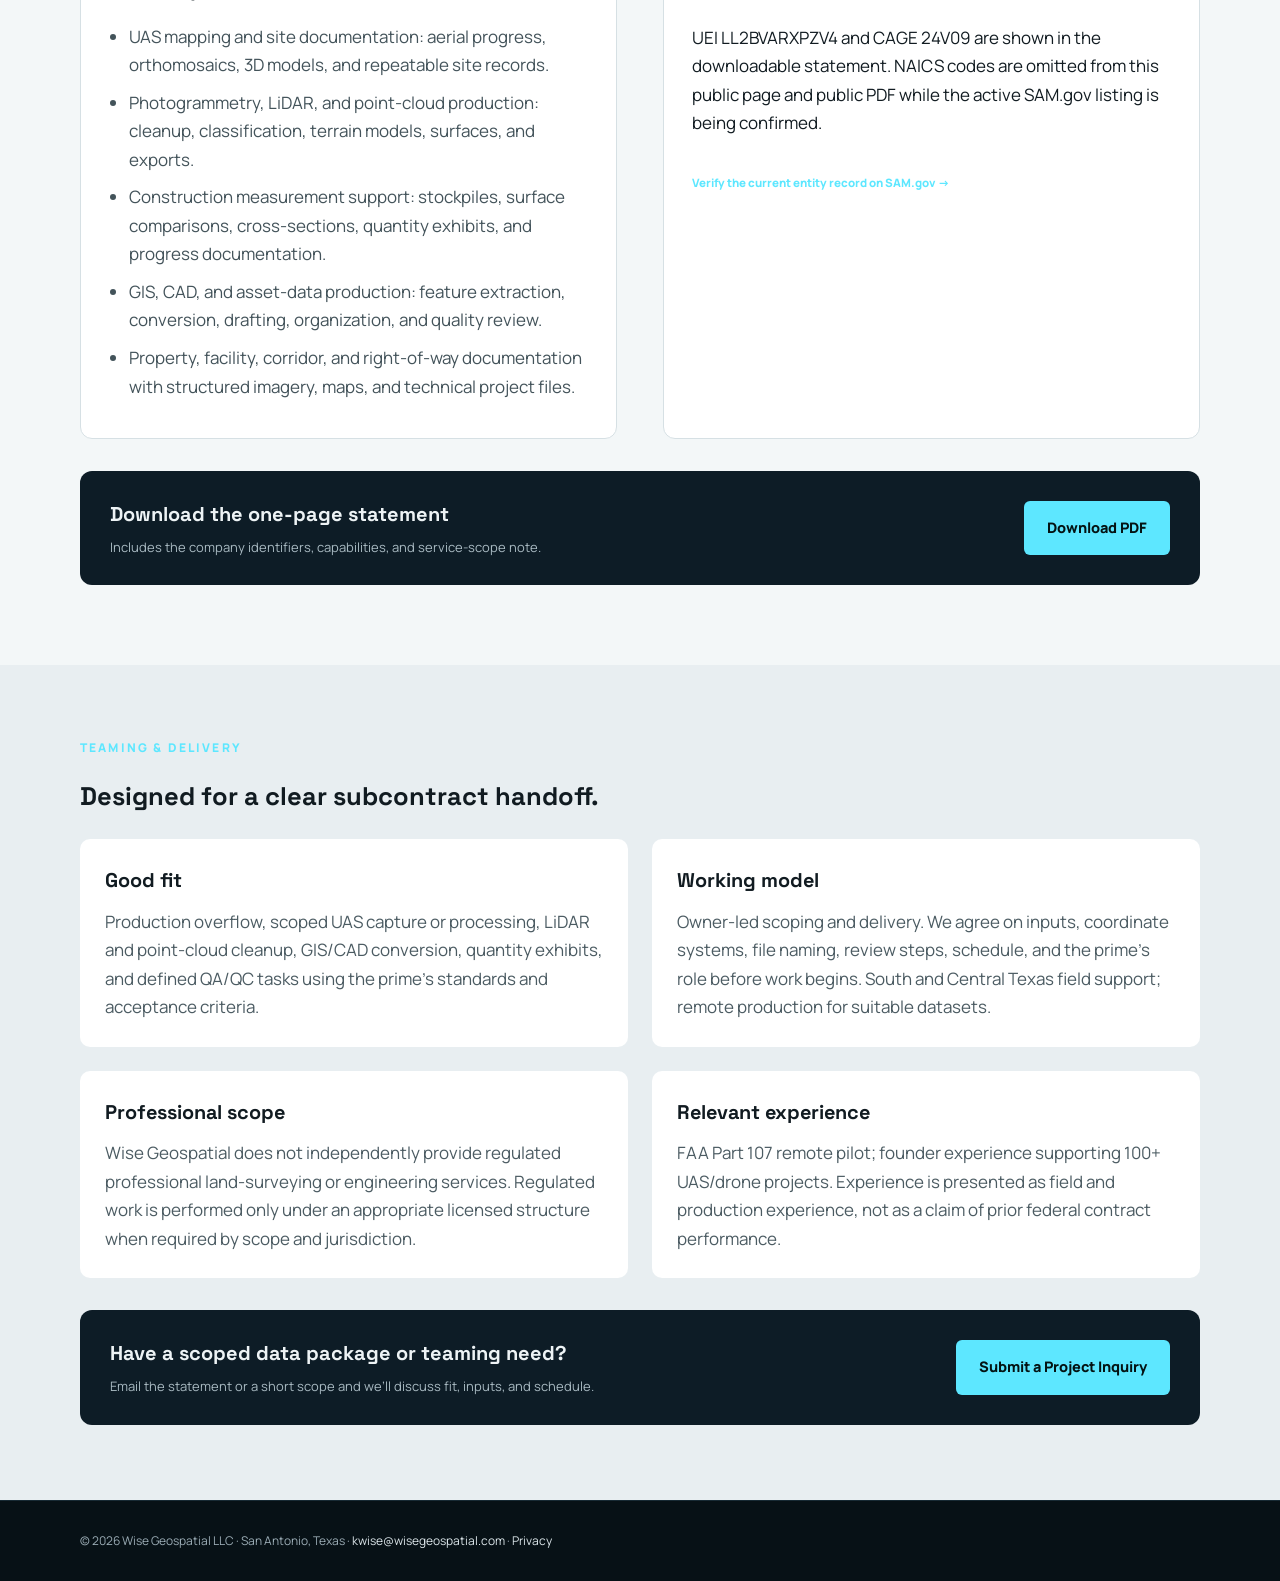
<file: federal-contracting.html>
<!doctype html>
<html lang="en">
<head>
  <meta charset="utf-8">
  <meta name="viewport" content="width=device-width, initial-scale=1">
  <meta name="description" content="Wise Geospatial federal capability statement, SAM.gov identifiers, geospatial capabilities, and subcontracting support for prime contractors.">
  <meta name="theme-color" content="#08131b">
  <meta name="robots" content="index, follow">
  <link rel="canonical" href="https://wise-geospatial.com/federal-contracting.html">
  <meta property="og:type" content="website">
  <meta property="og:site_name" content="Wise Geospatial">
  <meta property="og:title" content="Federal Geospatial Capabilities | Wise Geospatial">
  <meta property="og:description" content="Download the Wise Geospatial capability statement and review SAM.gov identifiers, core capabilities, and teaming scope.">
  <meta property="og:url" content="https://wise-geospatial.com/federal-contracting.html">
  <meta property="og:image" content="https://wise-geospatial.com/assets/demo-lidar-industrial.webp">
  <meta name="twitter:card" content="summary_large_image">
  <meta name="twitter:title" content="Federal Geospatial Capabilities | Wise Geospatial">
  <meta name="twitter:description" content="Geospatial production and mapping support for federal prime contractors. Review capabilities and teaming opportunities.">
  <meta name="twitter:image" content="https://wise-geospatial.com/assets/demo-lidar-industrial.webp">
  <title>Federal Geospatial Capabilities | Wise Geospatial</title>
  <link rel="preconnect" href="https://fonts.googleapis.com">
  <link rel="preconnect" href="https://fonts.gstatic.com" crossorigin>
  <link href="https://fonts.googleapis.com/css2?family=Manrope:wght@400;500;600;700;800&family=Space+Grotesk:wght@500;600;700&display=swap" rel="stylesheet">
  <link rel="stylesheet" href="styles.css?v=direct-inquiries-20261028-v2">
  <style>
    .federal-hero{padding:82px 0 70px;background:radial-gradient(circle at 82% 18%,rgba(64,230,196,.1),transparent 30%),linear-gradient(145deg,#071118,#0c1c26 62%,#0b1720)}
    .federal-hero-grid{display:grid;grid-template-columns:1.15fr .85fr;gap:54px;align-items:center}
    .federal-hero h1{font-size:clamp(44px,5.2vw,68px);max-width:760px}
    .federal-hero h1 span{color:#96aab4}
    .federal-hero p{color:#b2c0c7;max-width:680px}
    .federal-card{padding:27px;border:1px solid rgba(255,255,255,.12);border-radius:14px;background:rgba(16,37,49,.82)}
    .federal-card .status{display:inline-flex;align-items:center;gap:9px;color:#40e6c4;font-size:11px;font-weight:800;letter-spacing:.12em;text-transform:uppercase}
    .federal-card .status:before{content:"";width:8px;height:8px;border-radius:50%;background:#40e6c4;box-shadow:0 0 14px rgba(64,230,196,.65)}
    .federal-card dl{display:grid;grid-template-columns:1fr 1fr;gap:18px 24px;margin:23px 0 0}
    .federal-card dt{color:#78909c;font-size:9px;font-weight:800;letter-spacing:.14em;text-transform:uppercase}
    .federal-card dd{margin:4px 0 0;color:#edf3f5;font-size:14px;font-weight:700;overflow-wrap:anywhere}
    .federal-note{font-size:11px!important;color:#91a5af!important;margin:15px 0 0}
    .federal-actions{display:flex;gap:12px;flex-wrap:wrap;margin-top:28px}
    .federal-content{padding:80px 0;background:#f3f7f8;color:#111b21}
    .federal-content h2{font-size:clamp(32px,4vw,48px);line-height:1.05}
    .federal-content .eyebrow{color:#087e74}
    .federal-layout{display:grid;grid-template-columns:1fr 1fr;gap:46px;margin-top:36px}
    .federal-panel{padding:28px;border:1px solid #d6e0e4;border-radius:12px;background:#fff}
    .federal-panel h3{font-size:22px;margin:0 0 16px}
    .naics-row{padding:15px 0;border-top:1px solid #e3eaed}
    .naics-row strong{display:block;font-family:"Space Grotesk",sans-serif;font-size:20px}
    .naics-row span{display:block;color:#556771;font-size:13px;margin-top:3px}
    .federal-panel ul{padding-left:20px;margin:0;color:#43535a}
    .federal-panel li{margin:9px 0}
    .verification-note{padding:15px 17px;margin-top:18px;border-left:3px solid #d48b20;background:#fff7e8;color:#5e4b2b;font-size:12px}
    .scope-section{padding:75px 0;background:#e8eef1;color:#111b21}
    .scope-grid{display:grid;grid-template-columns:1fr 1fr;gap:24px}
    .scope-card{padding:25px;border-radius:10px;background:#fff}
    .scope-card h3{margin:0 0 10px}
    .scope-card p{margin:0;color:#4b5b62}
    .federal-cta{display:flex;justify-content:space-between;gap:24px;align-items:center;padding:27px 30px;margin-top:32px;background:#0d1c26;color:#edf3f5;border-radius:12px}
    .federal-cta strong{font-family:"Space Grotesk",sans-serif;font-size:20px}
    .federal-cta p{margin:5px 0 0;color:#a9bac2;font-size:13px}
    .federal-showcase{padding:68px 0;background:#091720;color:#edf3f5}
    .federal-showcase-grid{display:grid;grid-template-columns:.78fr 1.22fr;gap:42px;align-items:center}
    .federal-showcase h2{font-size:clamp(32px,4vw,48px);line-height:1.05;margin:8px 0 16px}
    .federal-showcase p{color:#aebdc4;max-width:620px}
    .federal-showcase .showcase-note{font-size:11px;color:#80949e;margin-top:14px}
    .federal-video-wrap{overflow:hidden;border:1px solid rgba(255,255,255,.12);border-radius:14px;background:#050c11;box-shadow:0 24px 70px rgba(0,0,0,.28)}
    .federal-video-wrap video{display:block;width:100%;height:auto;aspect-ratio:16/9;object-fit:cover;background:#050c11}
    .federal-footer{padding:30px 0;color:#9bacb5;font-size:12px}
    .federal-footer a{color:#dce6ea}
    @media(max-width:800px){.federal-hero-grid,.federal-layout,.scope-grid,.federal-showcase-grid{grid-template-columns:1fr}.federal-hero{padding:60px 0}.federal-card{max-width:560px}.federal-cta{align-items:flex-start;flex-direction:column}.federal-content{padding:58px 0}}
  </style>
</head>
<body>
<a class="skip-link" href="#main-content">Skip to main content</a>
<header class="site-header" id="top">
  <div class="container nav-wrap">
    <a class="brand" href="index.html" aria-label="Wise Geospatial home">
      <span class="brand-mark" aria-hidden="true"><img src="assets/wise-geospatial-compass-orbit-logo.png" alt="" width="46" height="46"></span>
      <span><strong>WISE</strong><small>GEOSPATIAL</small></span>
    </a>
    <nav class="nav" id="primary-navigation" aria-label="Primary navigation"><a href="index.html#services">Solutions</a><a href="work-samples.html">Work Samples</a><a href="index.html#deliverables">Deliverables</a><a href="geospatial-subcontracting.html">Subcontracting</a><a href="https://calendar.app.google/kaoqQgkgv8akGxPDA" class="nav-cta booking-link" target="_blank" rel="noopener noreferrer">Book a Call</a></nav>
    <button class="menu-btn" type="button" aria-label="Open navigation" aria-controls="primary-navigation" aria-expanded="false"><span aria-hidden="true">☰</span></button>
  </div>
</header>
<main id="main-content">
  <section class="federal-hero">
    <div class="container federal-hero-grid">
      <div>
        <p class="eyebrow">FEDERAL &amp; PRIME-CONTRACTOR SUPPORT</p>
        <h1>Geospatial production capacity for <span>defined project needs.</span></h1>
        <p>Wise Geospatial supports federal prime contractors, agencies, and technical teams with bounded mapping, UAS-data, and spatial-data production packages. Bring a defined backlog, deliverable standard, or field-data handoff; we’ll scope the inputs, QA, and acceptance criteria together.</p>
        <div class="federal-actions">
          <a class="btn primary" href="assets/Wise_Geospatial_Capability_Statement.pdf" download>Download capability statement (PDF)</a>
          <a class="btn ghost" href="index.html#quote">Send a teaming inquiry</a>
        </div>
        <p><a class="text-link" href="work-samples.html">Review representative work samples and QA workflows →</a></p>
      </div>
      <aside class="federal-card" aria-label="SAM.gov entity identifiers">
        <span class="status">SAM.gov registration active</span>
        <dl>
          <div><dt>Legal entity</dt><dd>Wise Geospatial LLC</dd></div>
          <div><dt>UEI</dt><dd>LL2BVARXPZV4</dd></div>
          <div><dt>CAGE</dt><dd>24V09</dd></div>
          <div><dt>Registration status</dt><dd>Active</dd></div>
        </dl>
        <p class="federal-note">Status last confirmed September 28, 2026, as stated in the current capability statement. Verify current registration details in SAM.gov before award or vendor onboarding.</p>
        <a class="text-link" href="https://sam.gov/entity-information" target="_blank" rel="noopener noreferrer">Look up the entity on SAM.gov →</a>
      </aside>
    </div>
  </section>
  <section class="federal-showcase" id="construction-showcase">
    <div class="container federal-showcase-grid">
      <div>
        <p class="eyebrow">CONSTRUCTION PROJECT SHOWCASE</p>
        <h2>See the work in motion.</h2>
        <p>A short field-to-project showcase illustrating the kind of construction progress context, site documentation, and visual project support Wise Geospatial can provide to prime contractors and technical teams.</p>
        <p class="showcase-note">Representative construction/project imagery; not presented as prior federal contract performance.</p>
      </div>
      <div class="federal-video-wrap">
        <video controls playsinline preload="none" poster="assets/wise-construction-progress-960.webp" aria-label="Wise Geospatial construction project showcase">
          <source src="assets/wise-geospatial-construction-showcase.mp4" type="video/mp4">
          Your browser does not support embedded video.
        </video>
      </div>
    </div>
  </section>
  <section class="federal-content">
    <div class="container">
      <p class="eyebrow">CAPABILITY STATEMENT</p>
      <h2>What Wise can take on.</h2>
      <div class="federal-layout">
        <article class="federal-panel">
          <h3>Core capabilities</h3>
          <ul>
            <li>UAS mapping and site documentation: aerial progress, orthomosaics, 3D models, and repeatable site records.</li>
            <li>Photogrammetry, LiDAR, and point-cloud production: cleanup, classification, terrain models, surfaces, and exports.</li>
            <li>Construction measurement support: stockpiles, surface comparisons, cross-sections, quantity exhibits, and progress documentation.</li>
            <li>GIS, CAD, and asset-data production: feature extraction, conversion, drafting, organization, and quality review.</li>
            <li>Property, facility, corridor, and right-of-way documentation with structured imagery, maps, and technical project files.</li>
          </ul>
        </article>
        <article class="federal-panel">
          <h3>Procurement identifiers</h3>
          <p>UEI LL2BVARXPZV4 and CAGE 24V09 are shown in the downloadable statement. NAICS codes are omitted from this public page and public PDF while the active SAM.gov listing is being confirmed.</p>
          <p><a class="text-link" href="https://sam.gov/entity-information" target="_blank" rel="noopener noreferrer">Verify the current entity record on SAM.gov →</a></p>
        </article>
      </div>
      <div class="federal-cta">
        <div><strong>Download the one-page statement</strong><p>Includes the company identifiers, capabilities, and service-scope note.</p></div>
        <a class="btn primary" href="assets/Wise_Geospatial_Capability_Statement.pdf" download>Download PDF</a>
      </div>
    </div>
  </section>
  <section class="scope-section">
    <div class="container">
      <p class="eyebrow">TEAMING &amp; DELIVERY</p>
      <h2>Designed for a clear subcontract handoff.</h2>
      <div class="scope-grid">
        <article class="scope-card"><h3>Good fit</h3><p>Production overflow, scoped UAS capture or processing, LiDAR and point-cloud cleanup, GIS/CAD conversion, quantity exhibits, and defined QA/QC tasks using the prime’s standards and acceptance criteria.</p></article>
        <article class="scope-card"><h3>Working model</h3><p>Owner-led scoping and delivery. We agree on inputs, coordinate systems, file naming, review steps, schedule, and the prime’s role before work begins. South and Central Texas field support; remote production for suitable datasets.</p></article>
        <article class="scope-card"><h3>Professional scope</h3><p>Wise Geospatial does not independently provide regulated professional land-surveying or engineering services. Regulated work is performed only under an appropriate licensed structure when required by scope and jurisdiction.</p></article>
        <article class="scope-card"><h3>Relevant experience</h3><p>FAA Part 107 remote pilot; founder experience supporting 100+ UAS/drone projects. Experience is presented as field and production experience, not as a claim of prior federal contract performance.</p></article>
      </div>
      <div class="federal-cta">
        <div><strong>Have a scoped data package or teaming need?</strong><p>Email the statement or a short scope and we’ll discuss fit, inputs, and schedule.</p></div>
        <a class="btn primary" href="index.html#quote">Submit a Project Inquiry</a>
      </div>
    </div>
  </section>
</main>
<footer class="federal-footer"><div class="container">© 2026 Wise Geospatial LLC · San Antonio, Texas · <a href="mailto:kwise@wisegeospatial.com">kwise@wisegeospatial.com</a> · <a href="privacy.html">Privacy</a></div></footer>
<script src="script.js?v=subcontracting-20261028"></script>
</body>
</html>
</file>
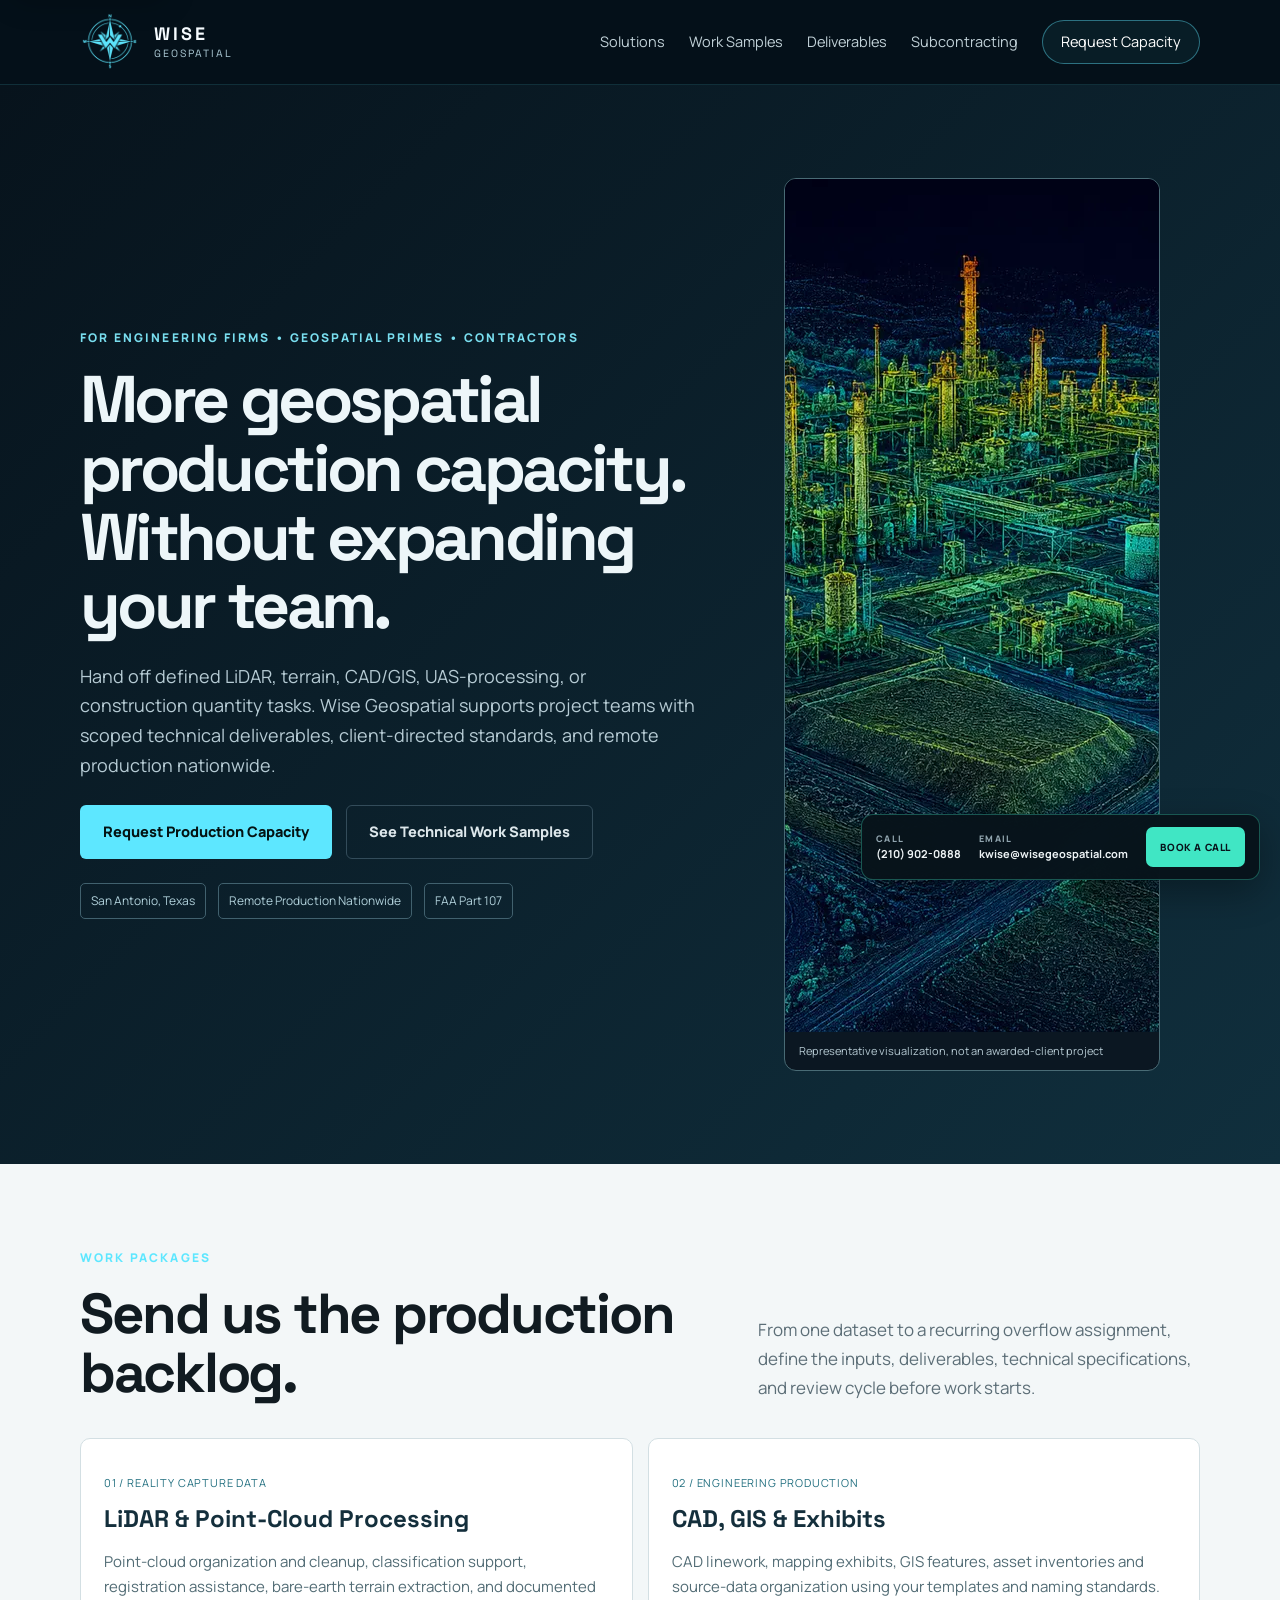
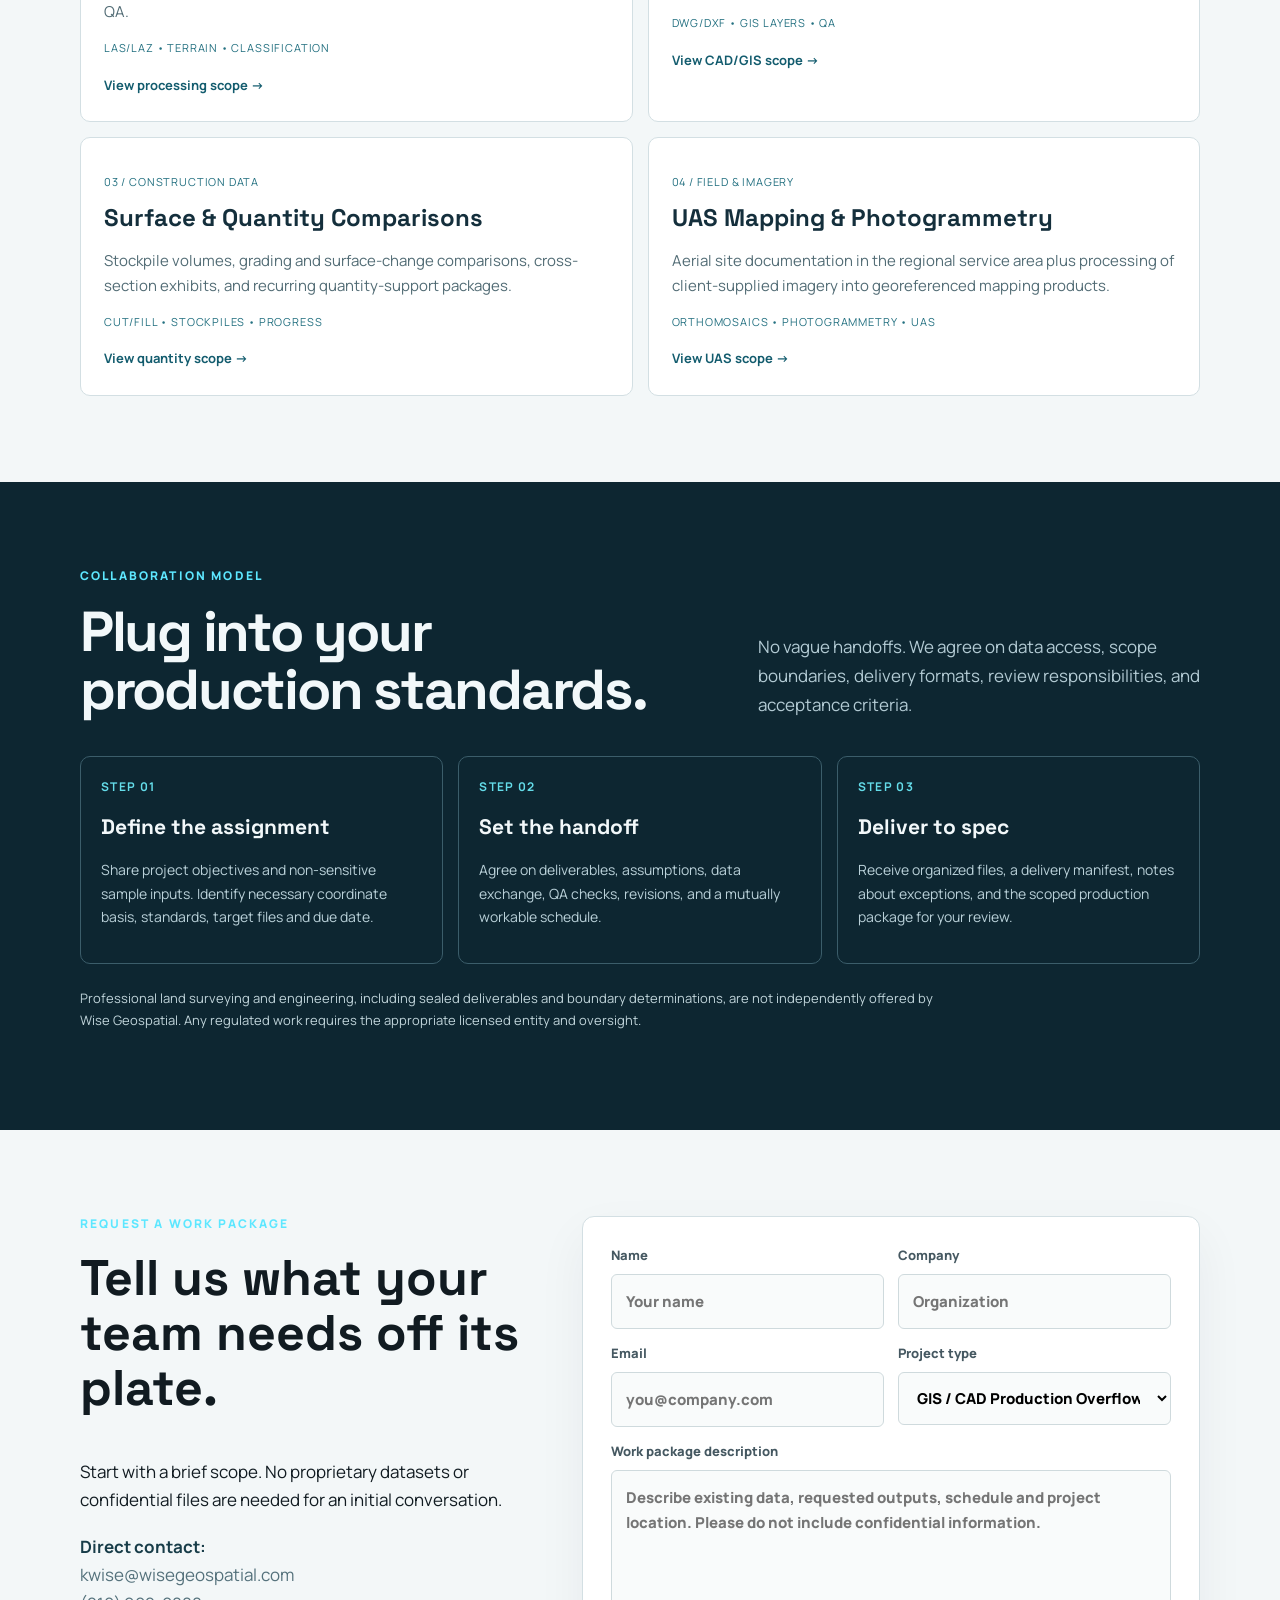
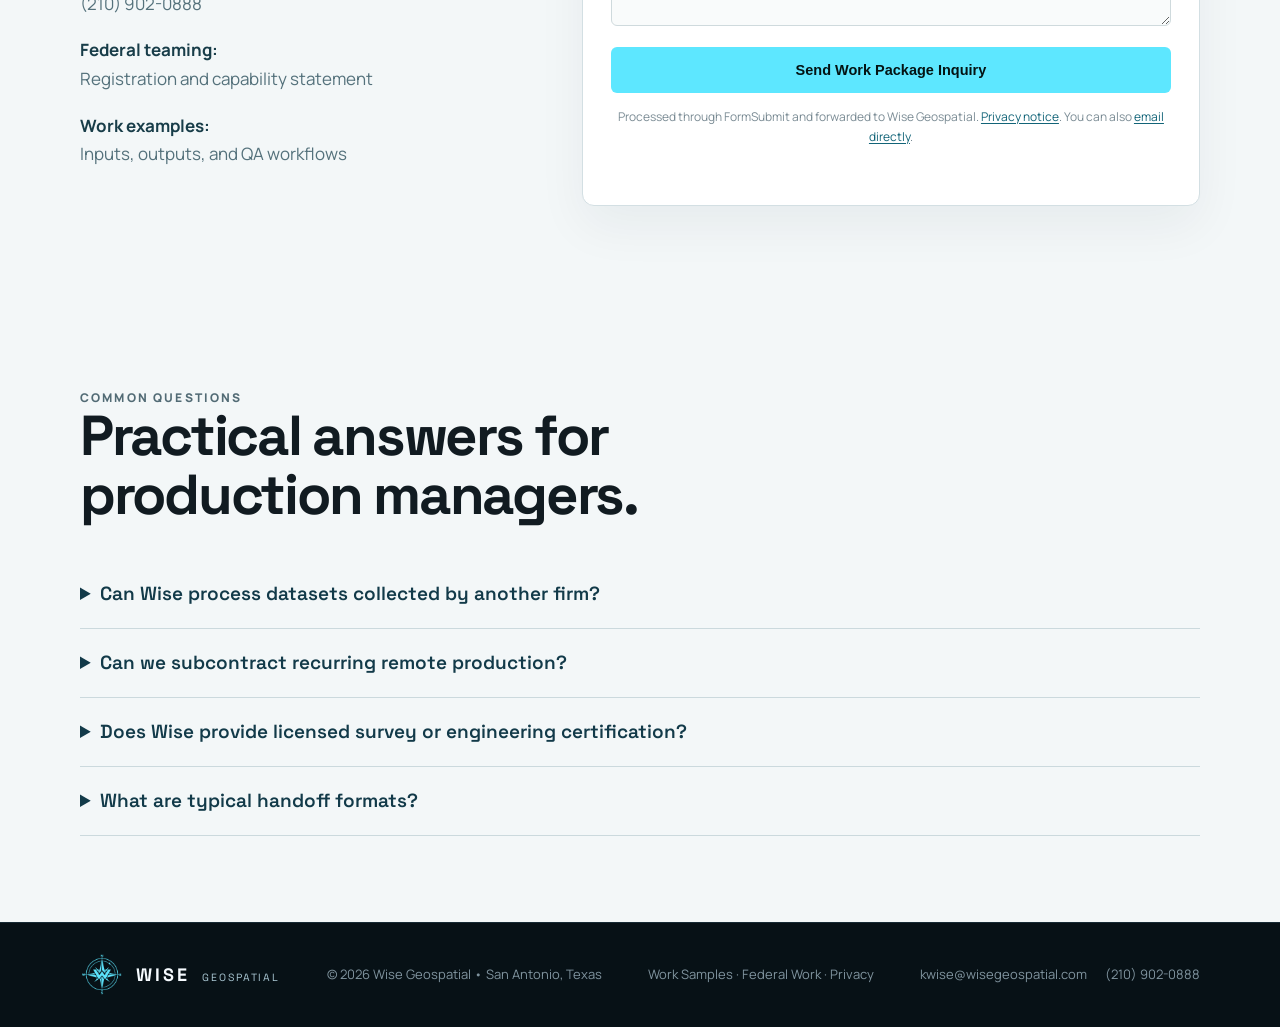
<file: geospatial-subcontracting.html>
<!doctype html>
<html lang="en"><head>
<meta charset="utf-8"><meta name="viewport" content="width=device-width,initial-scale=1">
<meta name="theme-color" content="#08131b"><meta name="robots" content="index, follow">
<meta name="description" content="Subcontract geospatial production to Wise Geospatial: remote LiDAR point cloud processing, terrain surfaces, CAD/GIS drafting, UAS mapping, and construction quantities for engineering and survey teams.">
<link rel="canonical" href="https://wise-geospatial.com/geospatial-subcontracting.html">
<meta property="og:type" content="website"><meta property="og:site_name" content="Wise Geospatial">
<meta property="og:title" content="Geospatial Subcontracting & Production Overflow | Wise Geospatial">
<meta property="og:description" content="Defined scopes. Client-ready geospatial data. Remote production support for contractors, geospatial primes, and engineering teams.">
<meta property="og:url" content="https://wise-geospatial.com/geospatial-subcontracting.html">
<meta property="og:image" content="https://wise-geospatial.com/assets/demo-lidar-industrial.webp">
<meta name="twitter:card" content="summary_large_image">
<title>Geospatial Subcontracting & Production Overflow | Wise Geospatial</title>
<link rel="preconnect" href="https://fonts.googleapis.com"><link rel="preconnect" href="https://fonts.gstatic.com" crossorigin>
<link href="https://fonts.googleapis.com/css2?family=Manrope:wght@400;500;600;700;800&family=Space+Grotesk:wght@500;600;700&display=swap" rel="stylesheet">
<link rel="stylesheet" href="styles.css?v=direct-inquiries-20261028-v2">
<style>
.sub-hero{padding:76px 0;background:linear-gradient(135deg,#07131c,#102f3d);color:#edf6f9}
.sub-hero-grid{display:grid;grid-template-columns:1.15fr .85fr;gap:46px;align-items:center}
.sub-hero h1{font-size:clamp(36px,5.7vw,66px);line-height:1.04;max-width:780px;margin:0 0 22px}
.sub-hero .intro-text{max-width:690px;color:#b6cbd4;font-size:18px;line-height:1.65}
.sub-hero .hero-actions{margin:24px 0}.sub-hero .eyebrow{color:#79deef}
.sub-hero-image{position:relative;border-radius:12px;overflow:hidden;border:1px solid #496b75;background:#0b1722}
.sub-hero-image img{display:block;width:100%;aspect-ratio:4/3;object-fit:cover}
.sub-hero-image figcaption{padding:10px 14px;font-size:11px;color:#b6cad3}
.sub-cred{display:flex;gap:12px;flex-wrap:wrap;color:#b0d0da;font-size:12px}
.sub-cred span{border:1px solid #41616e;padding:7px 10px;border-radius:5px}
.sub-list{display:grid;grid-template-columns:repeat(2,minmax(0,1fr));gap:15px}
.sub-scope{background:#fff;border:1px solid #d3dfe3;border-radius:10px;padding:23px}
.sub-scope h3{font-size:24px;line-height:1.2;color:#142f3c;margin:4px 0 10px}
.sub-scope p{font-size:15px;color:#526c75}
.sub-scope small{color:#237080;font-size:11px;letter-spacing:.075em;display:block;margin:12px 0}
.sub-scope a{font-size:13px;font-weight:700;color:#135c6e}
.sub-process{background:#0d2631;color:#e7f2f6}
.sub-process h2,.sub-process h3{color:#f2f8fa}
.sub-process .section-head>p:last-child{color:#b3cbd4}
.sub-steps{display:grid;grid-template-columns:repeat(3,1fr);gap:15px}
.sub-steps article{border:1px solid #3b5d6a;border-radius:10px;padding:20px}
.sub-steps strong{display:block;color:#64dce9;font-size:12px;letter-spacing:.11em}
.sub-steps h3{font-size:21px;margin:12px 0}
.sub-steps p{font-size:14px;color:#bad1d9}
.sub-note{margin-top:24px;font-size:13px;color:#c0d4da;max-width:860px}
.sub-lead{display:grid;grid-template-columns:.85fr 1.15fr;gap:45px;align-items:start}
.sub-lead h2{font-size:clamp(30px,4vw,50px);line-height:1.1}
.sub-lead .point{display:block;margin-top:18px;color:#54717b}
.sub-lead .point strong{color:#183d49}
.sub-lead form{min-width:0}
.sub-lead form label{display:block}
.sub-lead .form-honeypot{display:none}
.sub-faq details{border-bottom:1px solid #cbd9dd;padding:18px 0}
.sub-faq summary{cursor:pointer;color:#123a49;font-family:"Space Grotesk";font-size:19px;font-weight:600}
.sub-faq p{color:#526b75;max-width:850px;margin:12px 0 0}
@media(max-width:760px){.sub-hero{padding:34px 0 36px}.sub-hero-grid{grid-template-columns:1fr;gap:20px}.sub-hero h1{font-size:38px}.sub-hero .intro-text{font-size:15px}.sub-hero-image img{aspect-ratio:16/9}.sub-list{grid-template-columns:1fr;gap:10px}.sub-scope{padding:17px}.sub-scope h3{font-size:21px}.sub-process{padding:42px 0}.sub-steps{grid-template-columns:1fr;gap:9px}.sub-lead{grid-template-columns:1fr;gap:18px}.sub-lead form{padding:17px}.sub-lead h2{font-size:30px}}
</style>
</head><body data-service-page="geospatial_subcontracting">
<a class="skip-link" href="#main-content">Skip to main content</a>
<header class="site-header" id="top"><div class="container nav-wrap">
<a class="brand" href="index.html" aria-label="Wise Geospatial home"><span class="brand-mark" aria-hidden="true"><img src="assets/wise-geospatial-compass-orbit-logo.png" alt="" width="46" height="46"></span><span><strong>WISE</strong><small>GEOSPATIAL</small></span></a>
<nav class="nav" id="primary-navigation" aria-label="Primary navigation"><a href="index.html#services">Solutions</a><a href="work-samples.html">Work Samples</a><a href="index.html#deliverables">Deliverables</a><a href="geospatial-subcontracting.html" aria-current="page">Subcontracting</a><a href="#inquiry" class="nav-cta">Request Capacity</a></nav>
<button class="menu-btn" type="button" aria-label="Open navigation" aria-controls="primary-navigation" aria-expanded="false"><span aria-hidden="true">☰</span></button>
</div></header>
<main id="main-content">
<section class="sub-hero"><div class="container sub-hero-grid"><div>
<p class="eyebrow">FOR ENGINEERING FIRMS • GEOSPATIAL PRIMES • CONTRACTORS</p>
<h1>More geospatial production capacity. Without expanding your team.</h1>
<p class="intro-text">Hand off defined LiDAR, terrain, CAD/GIS, UAS-processing, or construction quantity tasks. Wise Geospatial supports project teams with scoped technical deliverables, client-directed standards, and remote production nationwide.</p>
<div class="hero-actions"><a class="btn primary" href="#inquiry">Request Production Capacity</a><a class="btn ghost" href="work-samples.html">See Technical Work Samples</a></div>
<div class="sub-cred"><span>San Antonio, Texas</span><span>Remote Production Nationwide</span><span>FAA Part 107</span></div>
</div><figure class="sub-hero-image"><img src="assets/demo-lidar-industrial.webp" width="1280" height="853" fetchpriority="high" alt="Demonstration LiDAR point cloud of an industrial facility and terrain"><figcaption>Representative visualization, not an awarded-client project</figcaption></figure></div></section>
<section class="section" id="services"><div class="container">
<div class="section-head split"><div><p class="eyebrow">WORK PACKAGES</p><h2>Send us the production backlog.</h2></div><p>From one dataset to a recurring overflow assignment, define the inputs, deliverables, technical specifications, and review cycle before work starts.</p></div>
<div class="sub-list">
<article class="sub-scope"><small>01 / REALITY CAPTURE DATA</small><h3>LiDAR &amp; Point-Cloud Processing</h3><p>Point-cloud organization and cleanup, classification support, registration assistance, bare-earth terrain extraction, and documented QA.</p><small>LAS/LAZ • TERRAIN • CLASSIFICATION</small><a href="point-cloud-processing.html">View processing scope →</a></article>
<article class="sub-scope"><small>02 / ENGINEERING PRODUCTION</small><h3>CAD, GIS &amp; Exhibits</h3><p>CAD linework, mapping exhibits, GIS features, asset inventories and source-data organization using your templates and naming standards.</p><small>DWG/DXF • GIS LAYERS • QA</small><a href="cad-gis-production-support.html">View CAD/GIS scope →</a></article>
<article class="sub-scope"><small>03 / CONSTRUCTION DATA</small><h3>Surface &amp; Quantity Comparisons</h3><p>Stockpile volumes, grading and surface-change comparisons, cross-section exhibits, and recurring quantity-support packages.</p><small>CUT/FILL • STOCKPILES • PROGRESS</small><a href="construction-quantity-tracking.html">View quantity scope →</a></article>
<article class="sub-scope"><small>04 / FIELD &amp; IMAGERY</small><h3>UAS Mapping &amp; Photogrammetry</h3><p>Aerial site documentation in the regional service area plus processing of client-supplied imagery into georeferenced mapping products.</p><small>ORTHOMOSAICS • PHOTOGRAMMETRY • UAS</small><a href="uas-mapping-and-site-documentation.html">View UAS scope →</a></article>
</div></div></section>
<section class="section sub-process" id="workflow"><div class="container">
<div class="section-head split"><div><p class="eyebrow">COLLABORATION MODEL</p><h2>Plug into your production standards.</h2></div><p>No vague handoffs. We agree on data access, scope boundaries, delivery formats, review responsibilities, and acceptance criteria.</p></div>
<div class="sub-steps">
<article><strong>STEP 01</strong><h3>Define the assignment</h3><p>Share project objectives and non-sensitive sample inputs. Identify necessary coordinate basis, standards, target files and due date.</p></article>
<article><strong>STEP 02</strong><h3>Set the handoff</h3><p>Agree on deliverables, assumptions, data exchange, QA checks, revisions, and a mutually workable schedule.</p></article>
<article><strong>STEP 03</strong><h3>Deliver to spec</h3><p>Receive organized files, a delivery manifest, notes about exceptions, and the scoped production package for your review.</p></article>
</div><p class="sub-note">Professional land surveying and engineering, including sealed deliverables and boundary determinations, are not independently offered by Wise Geospatial. Any regulated work requires the appropriate licensed entity and oversight.</p>
</div></section>
<section class="section" id="inquiry"><div class="container sub-lead"><div>
<p class="eyebrow">REQUEST A WORK PACKAGE</p><h2>Tell us what your team needs off its plate.</h2>
<p>Start with a brief scope. No proprietary datasets or confidential files are needed for an initial conversation.</p>
<span class="point"><strong>Direct contact:</strong><br><a href="mailto:kwise@wisegeospatial.com">kwise@wisegeospatial.com</a><br><a href="tel:+12109020888">(210) 902-0888</a></span>
<span class="point"><strong>Federal teaming:</strong><br><a href="federal-contracting.html">Registration and capability statement</a></span>
<span class="point"><strong>Work examples:</strong><br><a href="work-samples.html">Inputs, outputs, and QA workflows</a></span>
</div>
<form id="quoteForm" method="POST" action="https://formsubmit.co/kwise@wisegeospatial.com" aria-describedby="form-help">
<input type="hidden" name="_subject" value="Wise Geospatial — Subcontracting Inquiry">
<input type="hidden" name="_next" value="https://wise-geospatial.com/thanks.html">
<input type="hidden" name="_template" value="table">
<input type="hidden" name="_url" value="https://wise-geospatial.com/geospatial-subcontracting.html">
<label class="form-honeypot" style="display:none" aria-hidden="true">Leave blank<input type="text" name="_honey" tabindex="-1" autocomplete="off"></label>
<label>Name<input name="name" autocomplete="name" required placeholder="Your name"></label>
<label>Company<input name="company" autocomplete="organization" placeholder="Organization"></label>
<label>Email<input name="email" type="email" autocomplete="email" required placeholder="you@company.com"></label>
<label>Project type<select name="type" required><option>GIS / CAD Production Overflow</option><option>LiDAR / Point Cloud Processing</option><option>Photogrammetry / Orthomosaic</option><option>Stockpile / Earthwork Volumes</option><option>Federal / Prime Contractor Geospatial Support</option><option>Other / Not Sure Yet</option></select></label>
<label class="full">Work package description<textarea name="details" rows="5" required placeholder="Describe existing data, requested outputs, schedule and project location. Please do not include confidential information."></textarea></label>
<button class="btn primary full" type="submit">Send Work Package Inquiry</button>
<p class="form-note full" id="form-help">Processed through FormSubmit and forwarded to Wise Geospatial. <a href="privacy.html">Privacy notice</a>. You can also <a href="mailto:kwise@wisegeospatial.com">email directly</a>.</p><p class="form-status full" aria-live="polite" role="status"></p>
</form></div></section>
<section class="section sub-faq" id="faq"><div class="container"><div class="section-head"><p class="eyebrow">COMMON QUESTIONS</p><h2>Practical answers for production managers.</h2></div>
<details><summary>Can Wise process datasets collected by another firm?</summary><p>Yes, when the supplied data, metadata, formats and quality requirements are sufficient. Scope and acceptance criteria are set before production starts.</p></details>
<details><summary>Can we subcontract recurring remote production?</summary><p>Yes. Individual work packages and recurring workload support can both be discussed, subject to current capacity and agreed scheduling.</p></details>
<details><summary>Does Wise provide licensed survey or engineering certification?</summary><p>No. Wise provides non-regulated field documentation and geospatial technical production. Boundary determinations, sealed plans, and other regulated services must be performed through appropriately licensed professionals and entities.</p></details>
<details><summary>What are typical handoff formats?</summary><p>Examples may include LAS/LAZ, DWG/DXF, georeferenced imagery, surfaces, GIS data, and PDF exhibits. Supported file formats, coordinate systems and standards are confirmed for each assignment.</p></details>
</div></section></main>
<footer><div class="container footer-wrap"><a class="brand footer-brand" href="index.html"><strong>WISE</strong><small>GEOSPATIAL</small></a><div>© <span id="year">2026</span> Wise Geospatial • San Antonio, Texas</div><div><a href="work-samples.html">Work Samples</a> · <a href="federal-contracting.html">Federal Work</a> · <a href="privacy.html">Privacy</a></div><div class="footer-contact"><a href="mailto:kwise@wisegeospatial.com">kwise@wisegeospatial.com</a><a href="tel:+12109020888">(210) 902-0888</a></div></div></footer>
<script type="application/ld+json">{"@context":"https://schema.org","@type":"Service","name":"Geospatial Production Subcontracting","provider":{"@type":"Organization","name":"Wise Geospatial","url":"https://wise-geospatial.com/"},"areaServed":"United States","serviceType":["LiDAR and point cloud processing","CAD/GIS production support","Remote geospatial data processing","Construction quantity support"],"url":"https://wise-geospatial.com/geospatial-subcontracting.html"}</script>
<script src="script.js?v=subcontracting-20261028"></script></body></html>
</file>
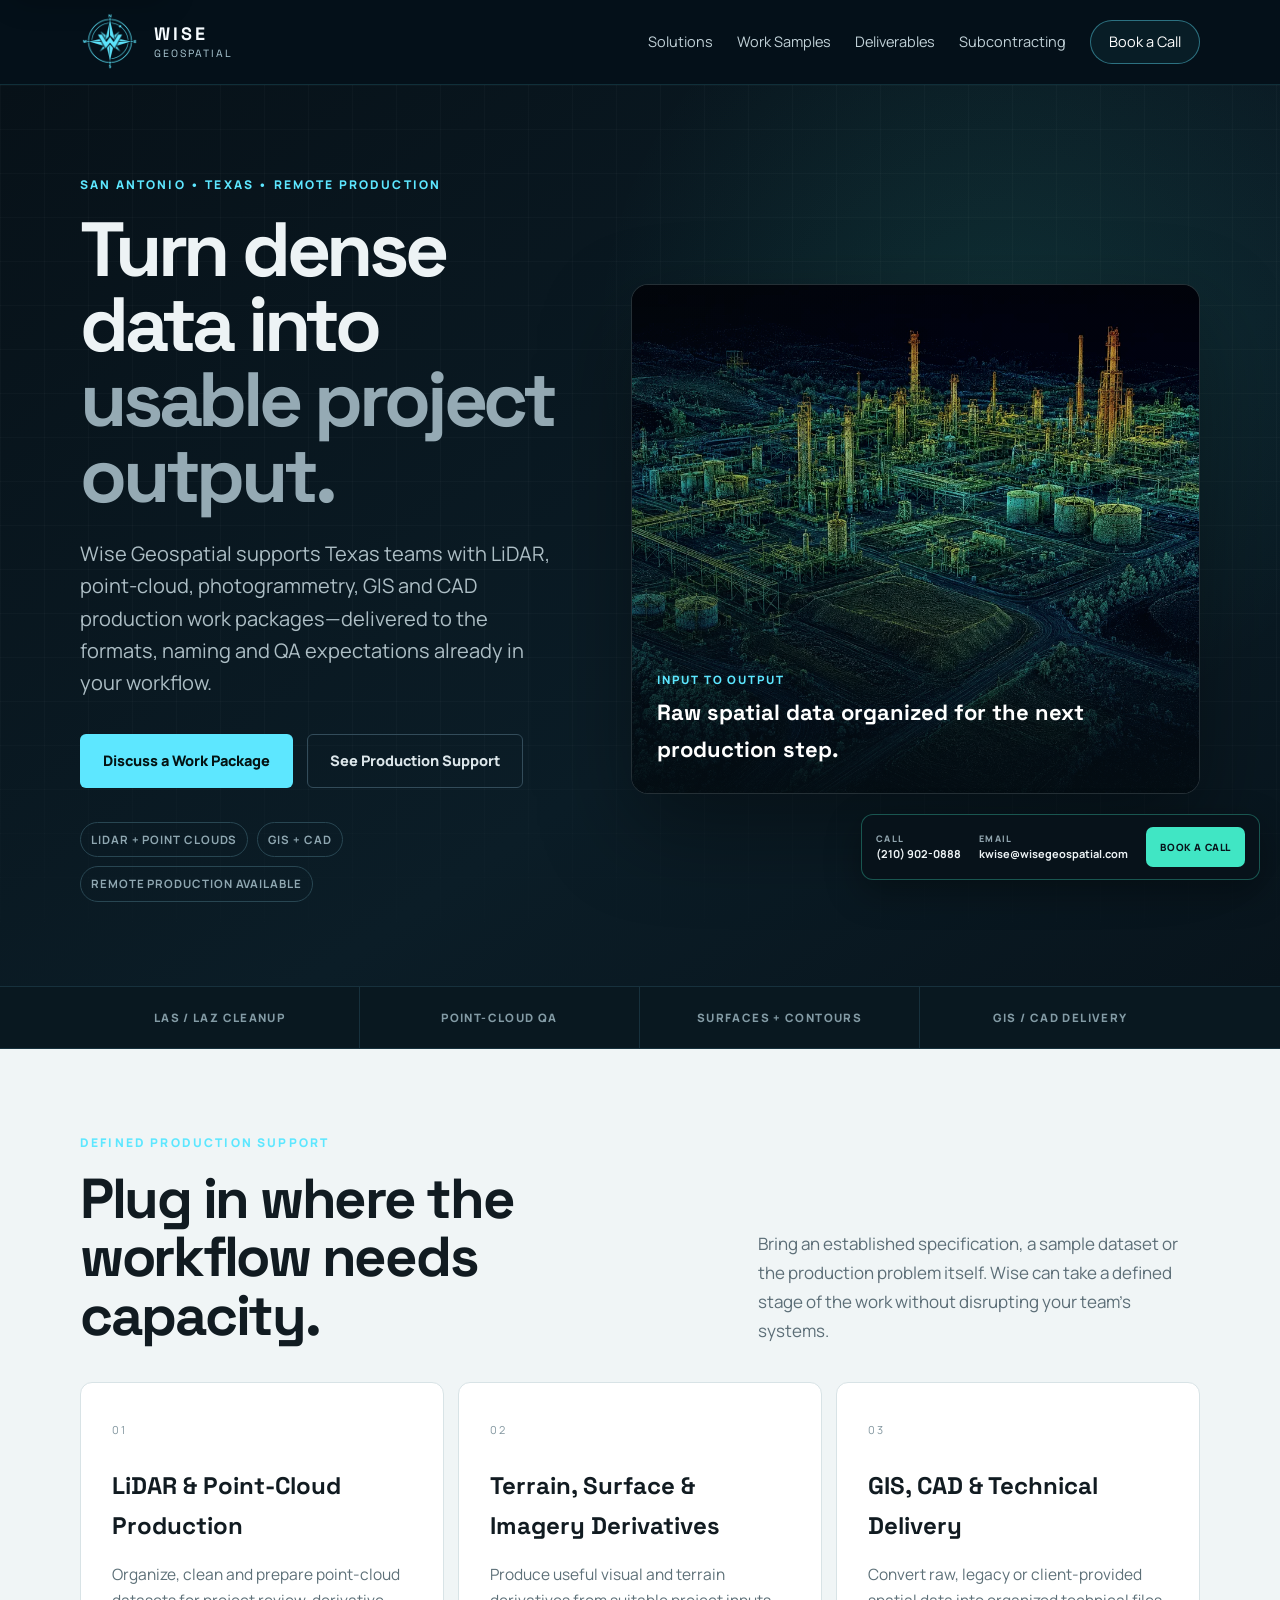
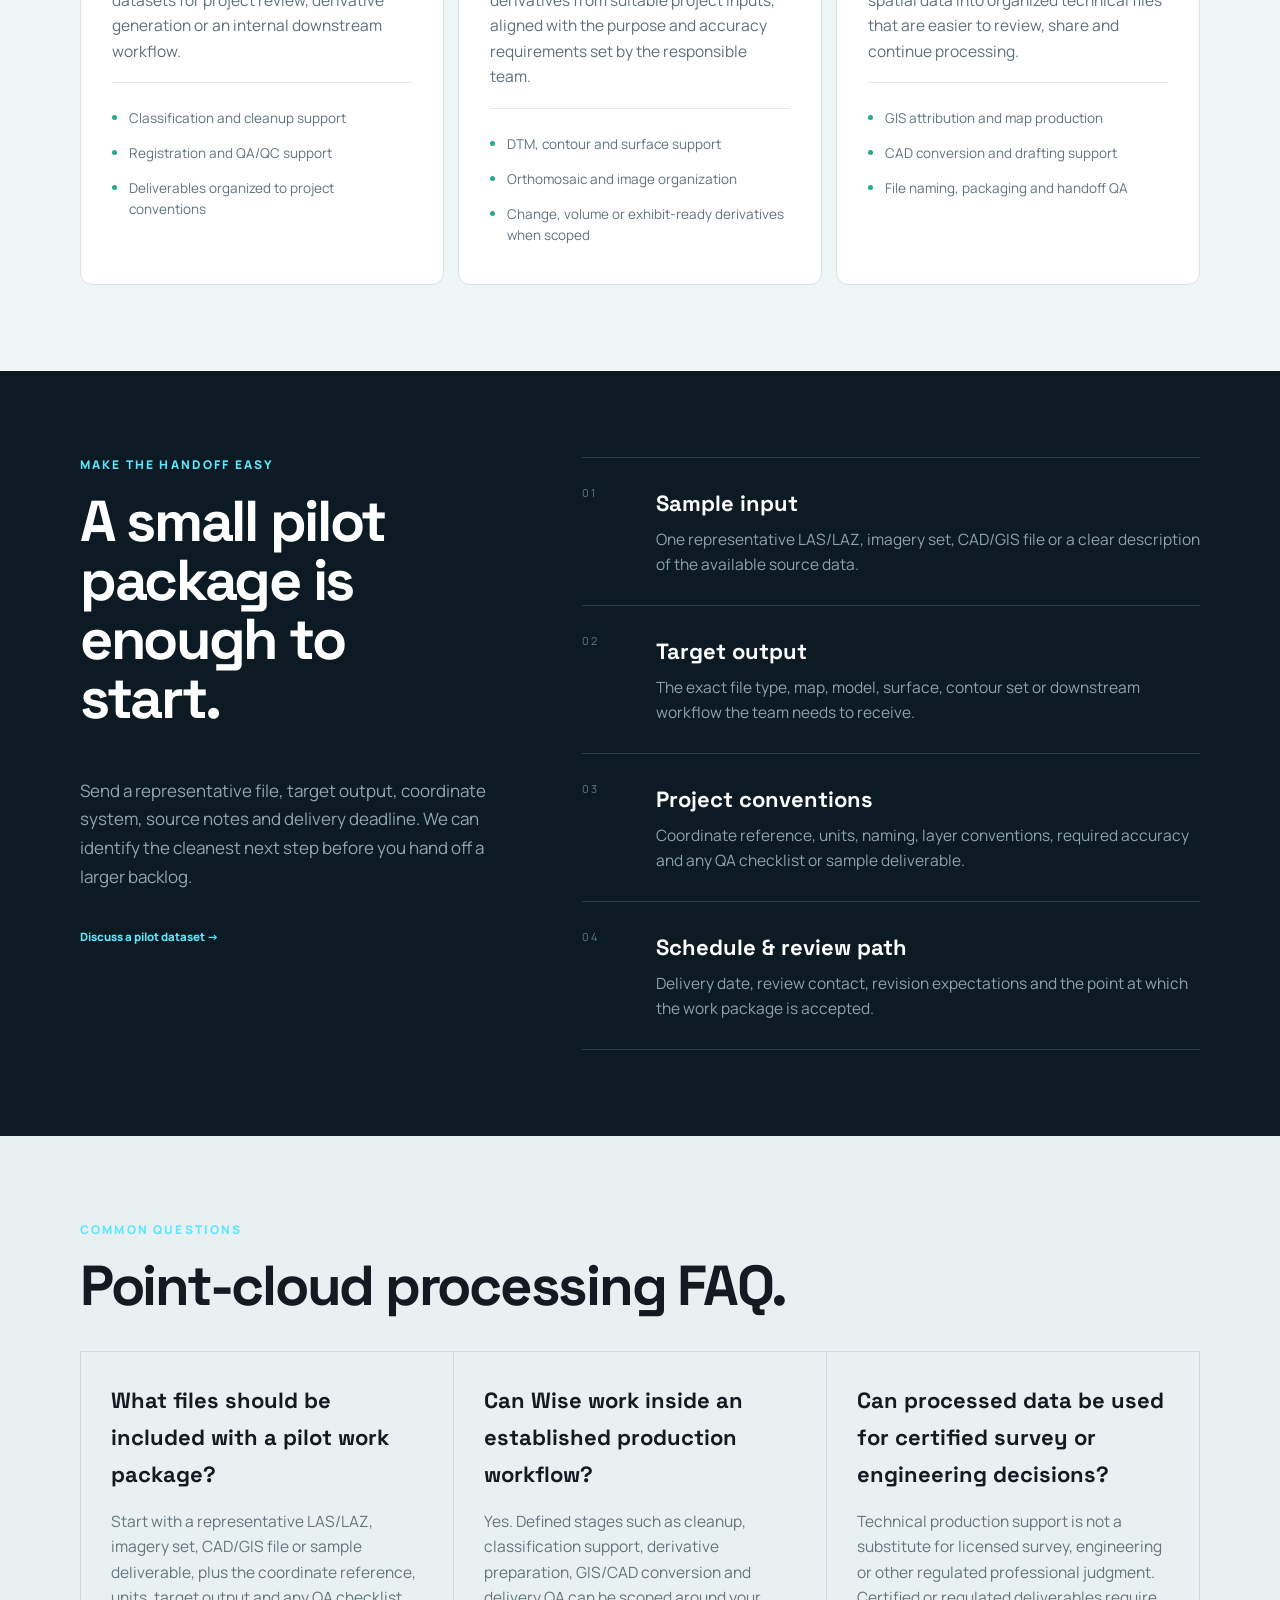
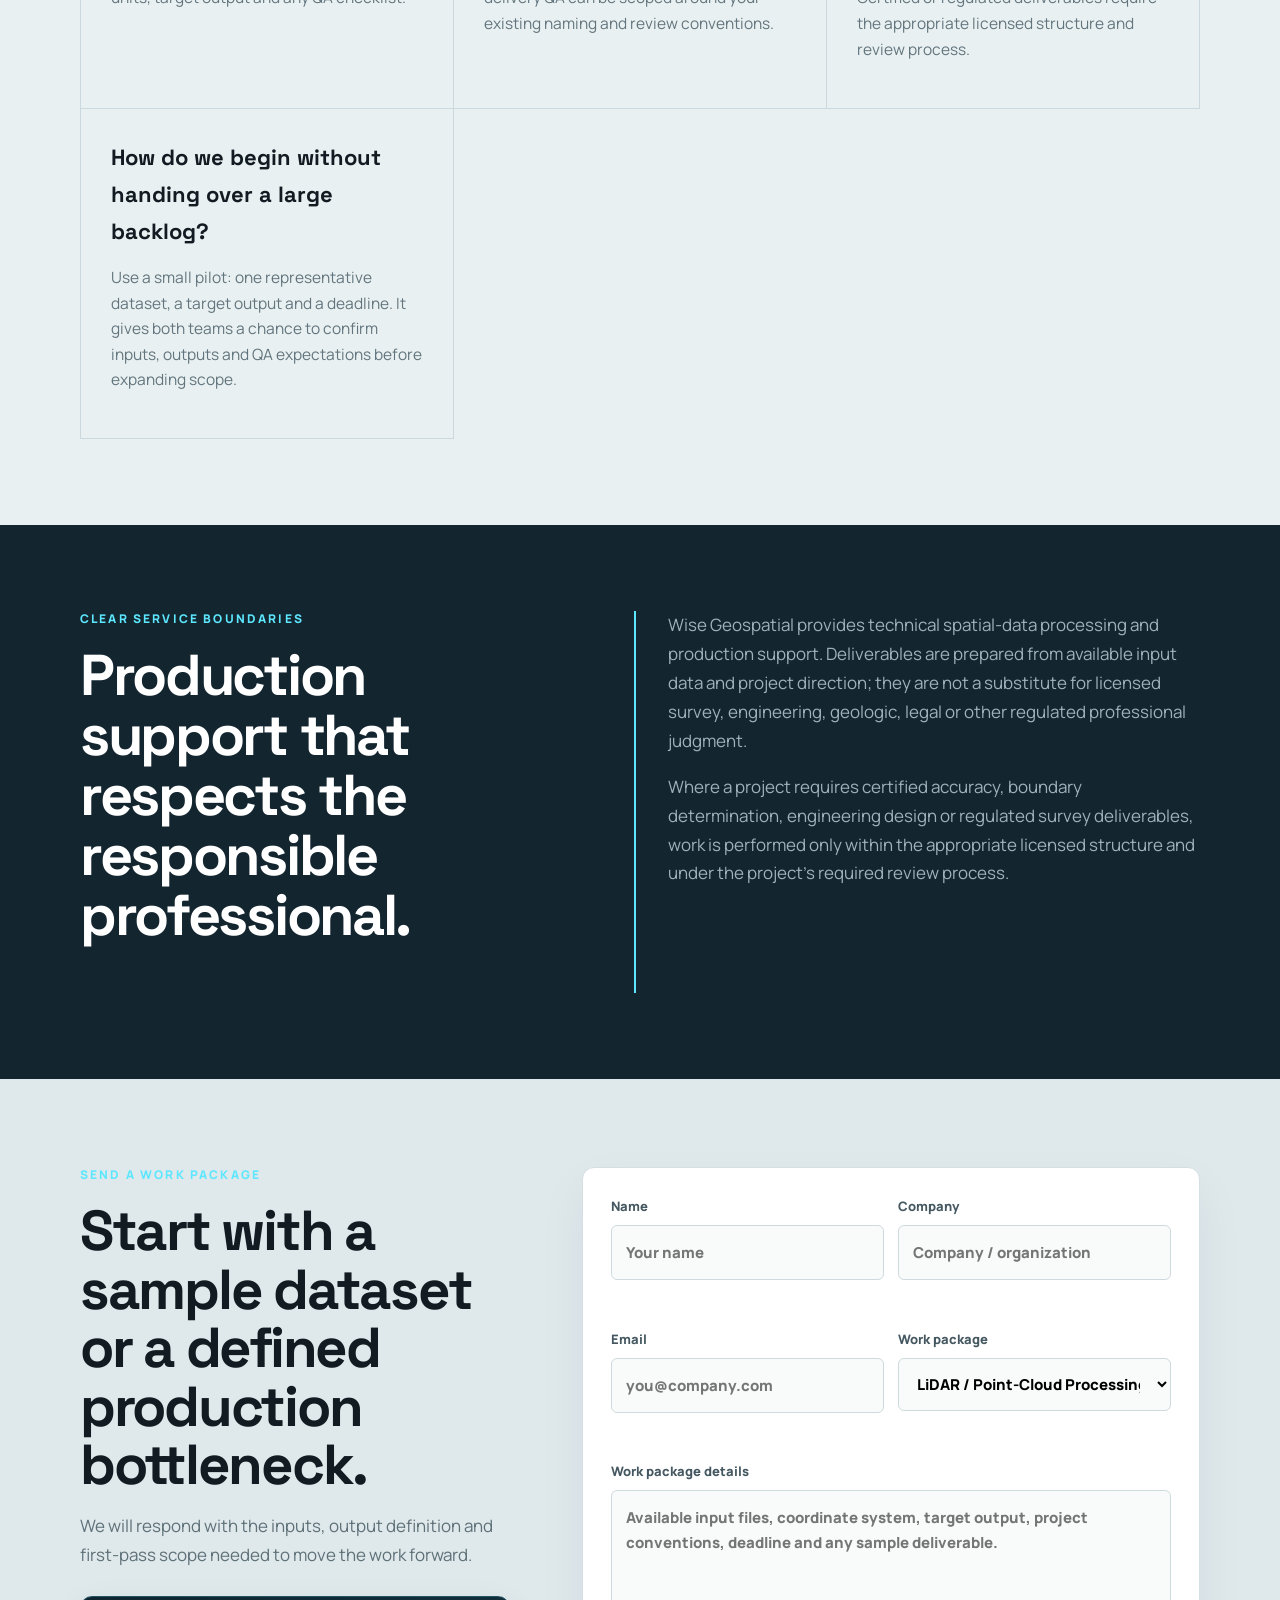
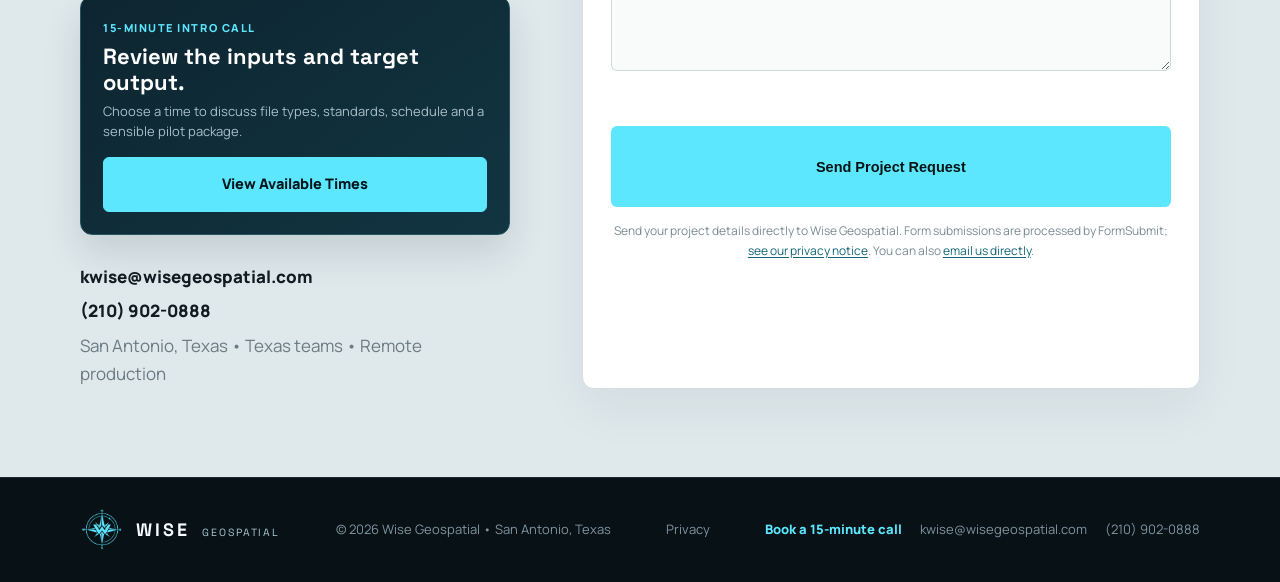
<file: point-cloud-processing.html>
<!doctype html>
<html lang="en">
<head>
  <meta charset="utf-8" />
  <meta name="viewport" content="width=device-width, initial-scale=1" />
  <meta name="description" content="Texas LiDAR and point-cloud processing support: cleanup, classification, registration support, surfaces, CAD/GIS-ready derivatives and technical production overflow." />
  <meta name="theme-color" content="#08131b" />
  <meta name="robots" content="index, follow" />
  <link rel="canonical" href="https://wise-geospatial.com/point-cloud-processing.html" />
  <meta property="og:type" content="website" />
  <meta property="og:site_name" content="Wise Geospatial" />
  <meta property="og:title" content="LiDAR & Point-Cloud Processing Support in Texas | Wise Geospatial" />
  <meta property="og:description" content="LiDAR, point-cloud, photogrammetry, GIS and CAD production support for Texas project teams and remote work packages." />
  <meta property="og:url" content="https://wise-geospatial.com/point-cloud-processing.html" />
  <meta property="og:image" content="https://wise-geospatial.com/assets/demo-lidar-industrial.webp" />
  <meta name="twitter:card" content="summary_large_image" />
  <meta name="twitter:title" content="LiDAR & Point-Cloud Processing Support in Texas | Wise Geospatial" />
  <meta name="twitter:description" content="LiDAR, point-cloud, photogrammetry, GIS and CAD production support for Texas project teams and remote work packages." />
  <meta name="twitter:image" content="https://wise-geospatial.com/assets/demo-lidar-industrial.webp" />
  <title>LiDAR & Point-Cloud Processing Support in Texas | Wise Geospatial</title>
  <link rel="preconnect" href="https://fonts.googleapis.com">
  <link rel="preconnect" href="https://fonts.gstatic.com" crossorigin>
  <link href="https://fonts.googleapis.com/css2?family=Manrope:wght@400;500;600;700;800&family=Space+Grotesk:wght@500;600;700&display=swap" rel="stylesheet">
  <link rel="stylesheet" href="styles.css?v=direct-inquiries-20261028-v2" />
  <script async src="https://www.googletagmanager.com/gtag/js?id=G-041DCY5B3D"></script>
  <script>window.dataLayer=window.dataLayer||[];function gtag(){dataLayer.push(arguments);}gtag('js',new Date());gtag('config','G-041DCY5B3D');</script>
</head>
<body class="property-guide-page" data-service-page="point_cloud_processing">
<a class="skip-link" href="#main-content">Skip to main content</a>
<header class="site-header" id="top"><div class="container nav-wrap">
  <a class="brand" href="index.html" aria-label="Wise Geospatial home"><span class="brand-mark" aria-hidden="true"><img src="assets/wise-geospatial-compass-orbit-logo.png" alt="" width="46" height="46" /></span><span><strong>WISE</strong><small>GEOSPATIAL</small></span></a>
  <nav class="nav" id="primary-navigation" aria-label="Primary navigation"><a href="index.html#services">Solutions</a><a href="work-samples.html">Work Samples</a><a href="index.html#deliverables">Deliverables</a><a href="geospatial-subcontracting.html">Subcontracting</a><a href="https://calendar.app.google/kaoqQgkgv8akGxPDA" class="nav-cta booking-link" target="_blank" rel="noopener noreferrer">Book a Call</a></nav>
  <button class="menu-btn" type="button" aria-label="Open navigation" aria-controls="primary-navigation" aria-expanded="false"><span aria-hidden="true">☰</span></button>
</div></header>

<main id="main-content">
  <section class="property-hero"><div class="property-grid-overlay"></div><div class="container property-hero-grid">
    <div class="property-hero-copy"><p class="eyebrow">SAN ANTONIO • TEXAS • REMOTE PRODUCTION</p><h1>Turn dense data into<br><span>usable project output.</span></h1><p>Wise Geospatial supports Texas teams with LiDAR, point-cloud, photogrammetry, GIS and CAD production work packages—delivered to the formats, naming and QA expectations already in your workflow.</p><div class="hero-actions"><a class="btn primary" href="#quote">Discuss a Work Package</a><a class="btn ghost" href="#deliverables">See Production Support</a></div><div class="property-proof"><span>LiDAR + point clouds</span><span>GIS + CAD</span><span>Remote production available</span></div></div>
    <div class="property-hero-visual"><img class="property-hero-image" src="assets/demo-lidar-industrial.webp" alt="Colorized LiDAR point cloud of an industrial facility and surrounding terrain" width="1280" height="853" fetchpriority="high"><div class="property-hero-scrim"></div><div class="property-hero-kicker"><span>INPUT TO OUTPUT</span><strong>Raw spatial data organized for the next production step.</strong></div></div>
  </div></section>
  <section class="property-brief-strip"><div class="container"><span>LAS / LAZ CLEANUP</span><span>POINT-CLOUD QA</span><span>SURFACES + CONTOURS</span><span>GIS / CAD DELIVERY</span></div></section>

  <section class="section energy-fit" id="deliverables"><div class="container"><div class="section-head split"><div><p class="eyebrow">DEFINED PRODUCTION SUPPORT</p><h2>Plug in where the workflow needs capacity.</h2></div><p>Bring an established specification, a sample dataset or the production problem itself. Wise can take a defined stage of the work without disrupting your team’s systems.</p></div><div class="energy-use-grid">
    <article><span>01</span><h3>LiDAR &amp; Point-Cloud Production</h3><p>Organize, clean and prepare point-cloud datasets for project review, derivative generation or an internal downstream workflow.</p><ul><li>Classification and cleanup support</li><li>Registration and QA/QC support</li><li>Deliverables organized to project conventions</li></ul></article>
    <article><span>02</span><h3>Terrain, Surface &amp; Imagery Derivatives</h3><p>Produce useful visual and terrain derivatives from suitable project inputs, aligned with the purpose and accuracy requirements set by the responsible team.</p><ul><li>DTM, contour and surface support</li><li>Orthomosaic and image organization</li><li>Change, volume or exhibit-ready derivatives when scoped</li></ul></article>
    <article><span>03</span><h3>GIS, CAD &amp; Technical Delivery</h3><p>Convert raw, legacy or client-provided spatial data into organized technical files that are easier to review, share and continue processing.</p><ul><li>GIS attribution and map production</li><li>CAD conversion and drafting support</li><li>File naming, packaging and handoff QA</li></ul></article>
  </div></div></section>

  <section class="section map-pack"><div class="container map-pack-grid"><div class="map-pack-intro"><p class="eyebrow">MAKE THE HANDOFF EASY</p><h2>A small pilot package is enough to start.</h2><p>Send a representative file, target output, coordinate system, source notes and delivery deadline. We can identify the cleanest next step before you hand off a larger backlog.</p><a class="text-link" href="#quote">Discuss a pilot dataset →</a></div><div class="deliverable-list">
    <article><span>01</span><div><strong>Sample input</strong><p>One representative LAS/LAZ, imagery set, CAD/GIS file or a clear description of the available source data.</p></div></article>
    <article><span>02</span><div><strong>Target output</strong><p>The exact file type, map, model, surface, contour set or downstream workflow the team needs to receive.</p></div></article>
    <article><span>03</span><div><strong>Project conventions</strong><p>Coordinate reference, units, naming, layer conventions, required accuracy and any QA checklist or sample deliverable.</p></div></article>
    <article><span>04</span><div><strong>Schedule &amp; review path</strong><p>Delivery date, review contact, revision expectations and the point at which the work package is accepted.</p></div></article>
  </div></div></section>

  <section class="section energy-applications" id="faq"><div class="container"><div class="section-head"><p class="eyebrow">COMMON QUESTIONS</p><h2>Point-cloud processing FAQ.</h2></div><div class="assignment-grid">
    <article><strong>What files should be included with a pilot work package?</strong><p>Start with a representative LAS/LAZ, imagery set, CAD/GIS file or sample deliverable, plus the coordinate reference, units, target output and any QA checklist.</p></article>
    <article><strong>Can Wise work inside an established production workflow?</strong><p>Yes. Defined stages such as cleanup, classification support, derivative preparation, GIS/CAD conversion and delivery QA can be scoped around your existing naming and review conventions.</p></article>
    <article><strong>Can processed data be used for certified survey or engineering decisions?</strong><p>Technical production support is not a substitute for licensed survey, engineering or other regulated professional judgment. Certified or regulated deliverables require the appropriate licensed structure and review process.</p></article>
    <article><strong>How do we begin without handing over a large backlog?</strong><p>Use a small pilot: one representative dataset, a target output and a deadline. It gives both teams a chance to confirm inputs, outputs and QA expectations before expanding scope.</p></article>
  </div></div></section>

  <section class="section boundary-section"><div class="container boundary-grid"><div><p class="eyebrow">CLEAR SERVICE BOUNDARIES</p><h2>Production support that respects the responsible professional.</h2></div><div><p>Wise Geospatial provides technical spatial-data processing and production support. Deliverables are prepared from available input data and project direction; they are not a substitute for licensed survey, engineering, geologic, legal or other regulated professional judgment.</p><p>Where a project requires certified accuracy, boundary determination, engineering design or regulated survey deliverables, work is performed only within the appropriate licensed structure and under the project’s required review process.</p></div></div></section>

  <section class="section quote property-quote" id="quote"><div class="container quote-grid"><div><p class="eyebrow">SEND A WORK PACKAGE</p><h2>Start with a sample dataset or a defined production bottleneck.</h2><p>We will respond with the inputs, output definition and first-pass scope needed to move the work forward.</p><div class="booking-card"><span>15-MINUTE INTRO CALL</span><strong>Review the inputs and target output.</strong><small>Choose a time to discuss file types, standards, schedule and a sensible pilot package.</small><a class="btn calendar-btn booking-link" href="https://calendar.app.google/kaoqQgkgv8akGxPDA" target="_blank" rel="noopener noreferrer">View Available Times</a></div><div class="contact-block"><a href="mailto:kwise@wisegeospatial.com">kwise@wisegeospatial.com</a><a href="tel:+12109020888">(210) 902-0888</a><span>San Antonio, Texas • Texas teams • Remote production</span></div></div><form id="quoteForm" method="POST" action="https://formsubmit.co/kwise@wisegeospatial.com" aria-describedby="form-help"><input type="hidden" name="_subject" value="Wise Geospatial — New Project Inquiry"><input type="hidden" name="_next" value="https://wise-geospatial.com/thanks.html"><input type="hidden" name="_template" value="table"><input type="hidden" name="_url" value="https://wise-geospatial.com/point-cloud-processing.html"><label class="form-honeypot" style="display:none" aria-hidden="true">Leave this empty<input type="text" name="_honey" tabindex="-1" autocomplete="off"></label><label>Name<input name="name" autocomplete="name" required placeholder="Your name"></label><label>Company<input name="company" autocomplete="organization" placeholder="Company / organization"></label><label>Email<input name="email" type="email" autocomplete="email" required placeholder="you@company.com"></label><label>Work package<select name="type" required><option>LiDAR / Point-Cloud Processing</option><option>Terrain / Surface / Contour Support</option><option>Photogrammetry / Orthomosaic Processing</option><option>GIS / CAD Production Support</option><option>Data Conversion / QA/QC</option><option>Other / Review a Sample</option></select></label><label class="full">Work package details<textarea name="details" required rows="6" placeholder="Available input files, coordinate system, target output, project conventions, deadline and any sample deliverable."></textarea></label><button class="btn primary full" type="submit">Send Project Request</button><p class="form-note full" id="form-help">Send your project details directly to Wise Geospatial. Form submissions are processed by FormSubmit; <a href="privacy.html">see our privacy notice</a>. You can also <a href="mailto:kwise@wisegeospatial.com">email us directly</a>.</p><p class="form-status full" role="status" aria-live="polite"></p></form></div></section>
</main>

<footer><div class="container footer-wrap"><a class="brand footer-brand" href="index.html" aria-label="Wise Geospatial home"><strong>WISE</strong><small>GEOSPATIAL</small></a><div>© <span id="year"></span> Wise Geospatial • San Antonio, Texas</div><div><a href="privacy.html">Privacy</a></div><div class="footer-contact"><a class="booking-link" href="https://calendar.app.google/kaoqQgkgv8akGxPDA" target="_blank" rel="noopener noreferrer">Book a 15-minute call</a><a href="mailto:kwise@wisegeospatial.com">kwise@wisegeospatial.com</a><a href="tel:+12109020888">(210) 902-0888</a></div></div></footer>
<script type="application/ld+json">{"@context":"https://schema.org","@graph":[{"@type":"Service","name":"LiDAR and Point-Cloud Processing Support","description":"LiDAR, point-cloud, photogrammetry, GIS and CAD production support for Texas project teams and remote work packages.","url":"https://wise-geospatial.com/point-cloud-processing.html","provider":{"@type":"ProfessionalService","name":"Wise Geospatial","url":"https://wise-geospatial.com/"},"areaServed":{"@type":"AdministrativeArea","name":"Texas"},"serviceType":["LiDAR processing","Point-cloud processing","Photogrammetry processing","GIS production","CAD production support"]},{"@type":"BreadcrumbList","itemListElement":[{"@type":"ListItem","position":1,"name":"Home","item":"https://wise-geospatial.com/"},{"@type":"ListItem","position":2,"name":"LiDAR and Point-Cloud Processing","item":"https://wise-geospatial.com/point-cloud-processing.html"}]},{"@type":"FAQPage","mainEntity":[{"@type":"Question","name":"What files should be included with a pilot work package?","acceptedAnswer":{"@type":"Answer","text":"Start with a representative LAS/LAZ, imagery set, CAD/GIS file or sample deliverable, plus the coordinate reference, units, target output and any QA checklist."}},{"@type":"Question","name":"Can Wise work inside an established production workflow?","acceptedAnswer":{"@type":"Answer","text":"Defined stages such as cleanup, classification support, derivative preparation, GIS/CAD conversion and delivery QA can be scoped around existing naming and review conventions."}},{"@type":"Question","name":"Can processed data be used for certified survey or engineering decisions?","acceptedAnswer":{"@type":"Answer","text":"Technical production support is not a substitute for licensed survey, engineering or other regulated professional judgment. Certified or regulated deliverables require the appropriate licensed structure and review process."}},{"@type":"Question","name":"How do we begin without handing over a large backlog?","acceptedAnswer":{"@type":"Answer","text":"Use a small pilot: one representative dataset, a target output and a deadline. It gives both teams a chance to confirm inputs, outputs and QA expectations before expanding scope."}}]}]}</script>
<script src="script.js?v=subcontracting-20261028"></script>
</body>
</html>
</file>
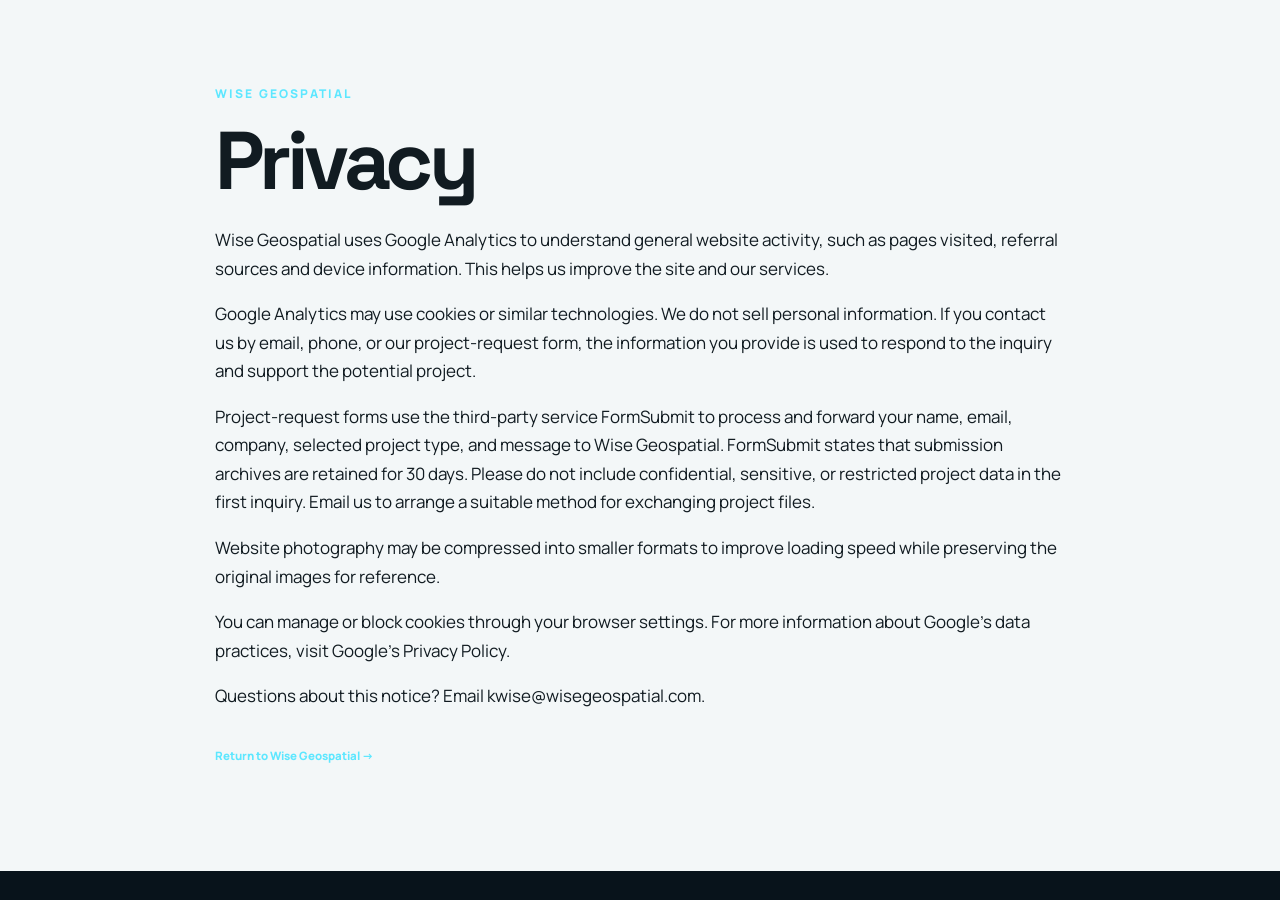
<file: privacy.html>
<!doctype html>
<html lang="en">
<head>
  <meta charset="utf-8" />
  <meta name="viewport" content="width=device-width, initial-scale=1" />
  <meta name="robots" content="noindex, follow" />
  <title>Privacy | Wise Geospatial</title>
  <link rel="preconnect" href="https://fonts.googleapis.com">
  <link rel="preconnect" href="https://fonts.gstatic.com" crossorigin>
  <link href="https://fonts.googleapis.com/css2?family=Manrope:wght@400;500;600;700;800&family=Space+Grotesk:wght@500;600;700&display=swap" rel="stylesheet">
  <link rel="stylesheet" href="styles.css?v=direct-inquiries-20261028-v2" />
</head>
<body>
<main class="section"><div class="container" style="max-width:850px"><p class="eyebrow">WISE GEOSPATIAL</p><h1>Privacy</h1><p>Wise Geospatial uses Google Analytics to understand general website activity, such as pages visited, referral sources and device information. This helps us improve the site and our services.</p><p>Google Analytics may use cookies or similar technologies. We do not sell personal information. If you contact us by email, phone, or our project-request form, the information you provide is used to respond to the inquiry and support the potential project.</p><p>Project-request forms use the third-party service <a href="https://formsubmit.co/" target="_blank" rel="noopener noreferrer">FormSubmit</a> to process and forward your name, email, company, selected project type, and message to Wise Geospatial. FormSubmit states that submission archives are retained for 30 days. Please do not include confidential, sensitive, or restricted project data in the first inquiry. Email us to arrange a suitable method for exchanging project files.</p><p>Website photography may be compressed into smaller formats to improve loading speed while preserving the original images for reference.</p><p>You can manage or block cookies through your browser settings. For more information about Google’s data practices, visit <a href="https://policies.google.com/privacy">Google’s Privacy Policy</a>.</p><p>Questions about this notice? Email <a href="mailto:kwise@wisegeospatial.com">kwise@wisegeospatial.com</a>.</p><p><a class="text-link" href="index.html">Return to Wise Geospatial →</a></p></div></main>
</body>
</html>
</file>
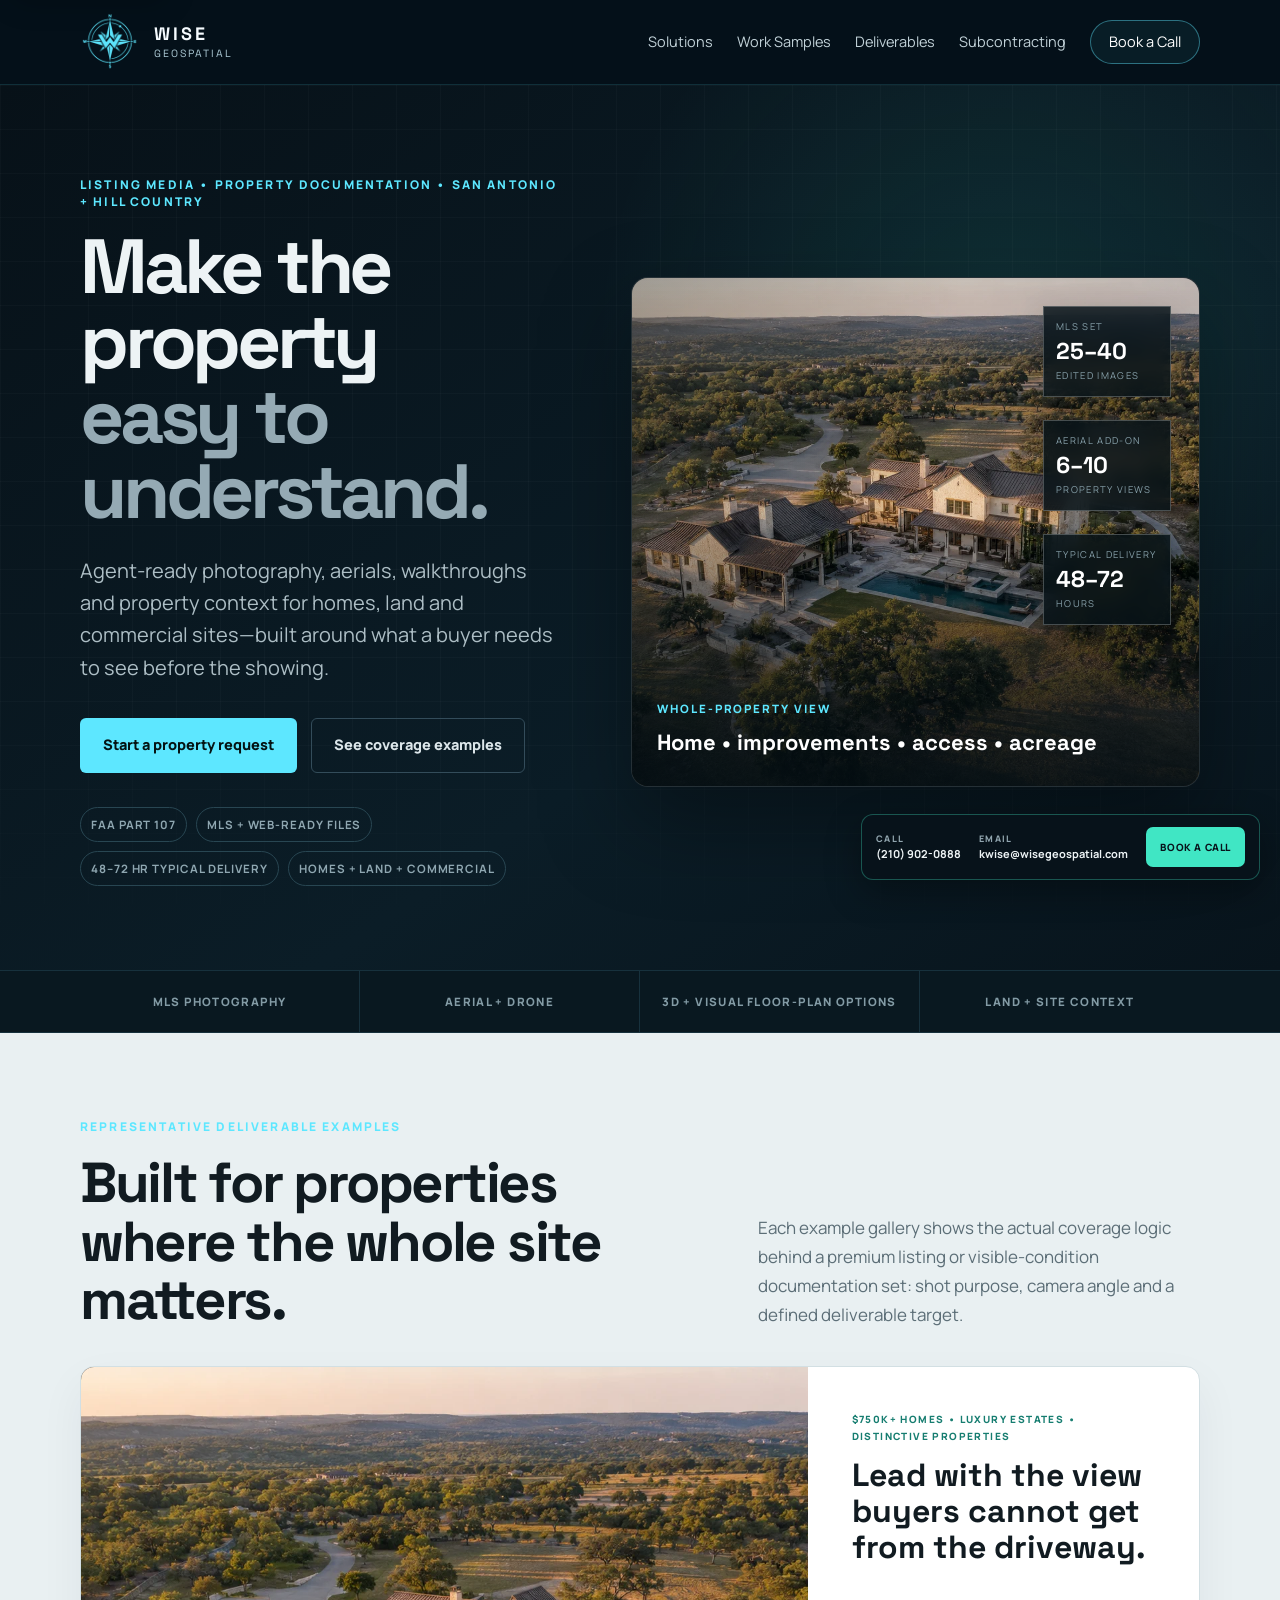
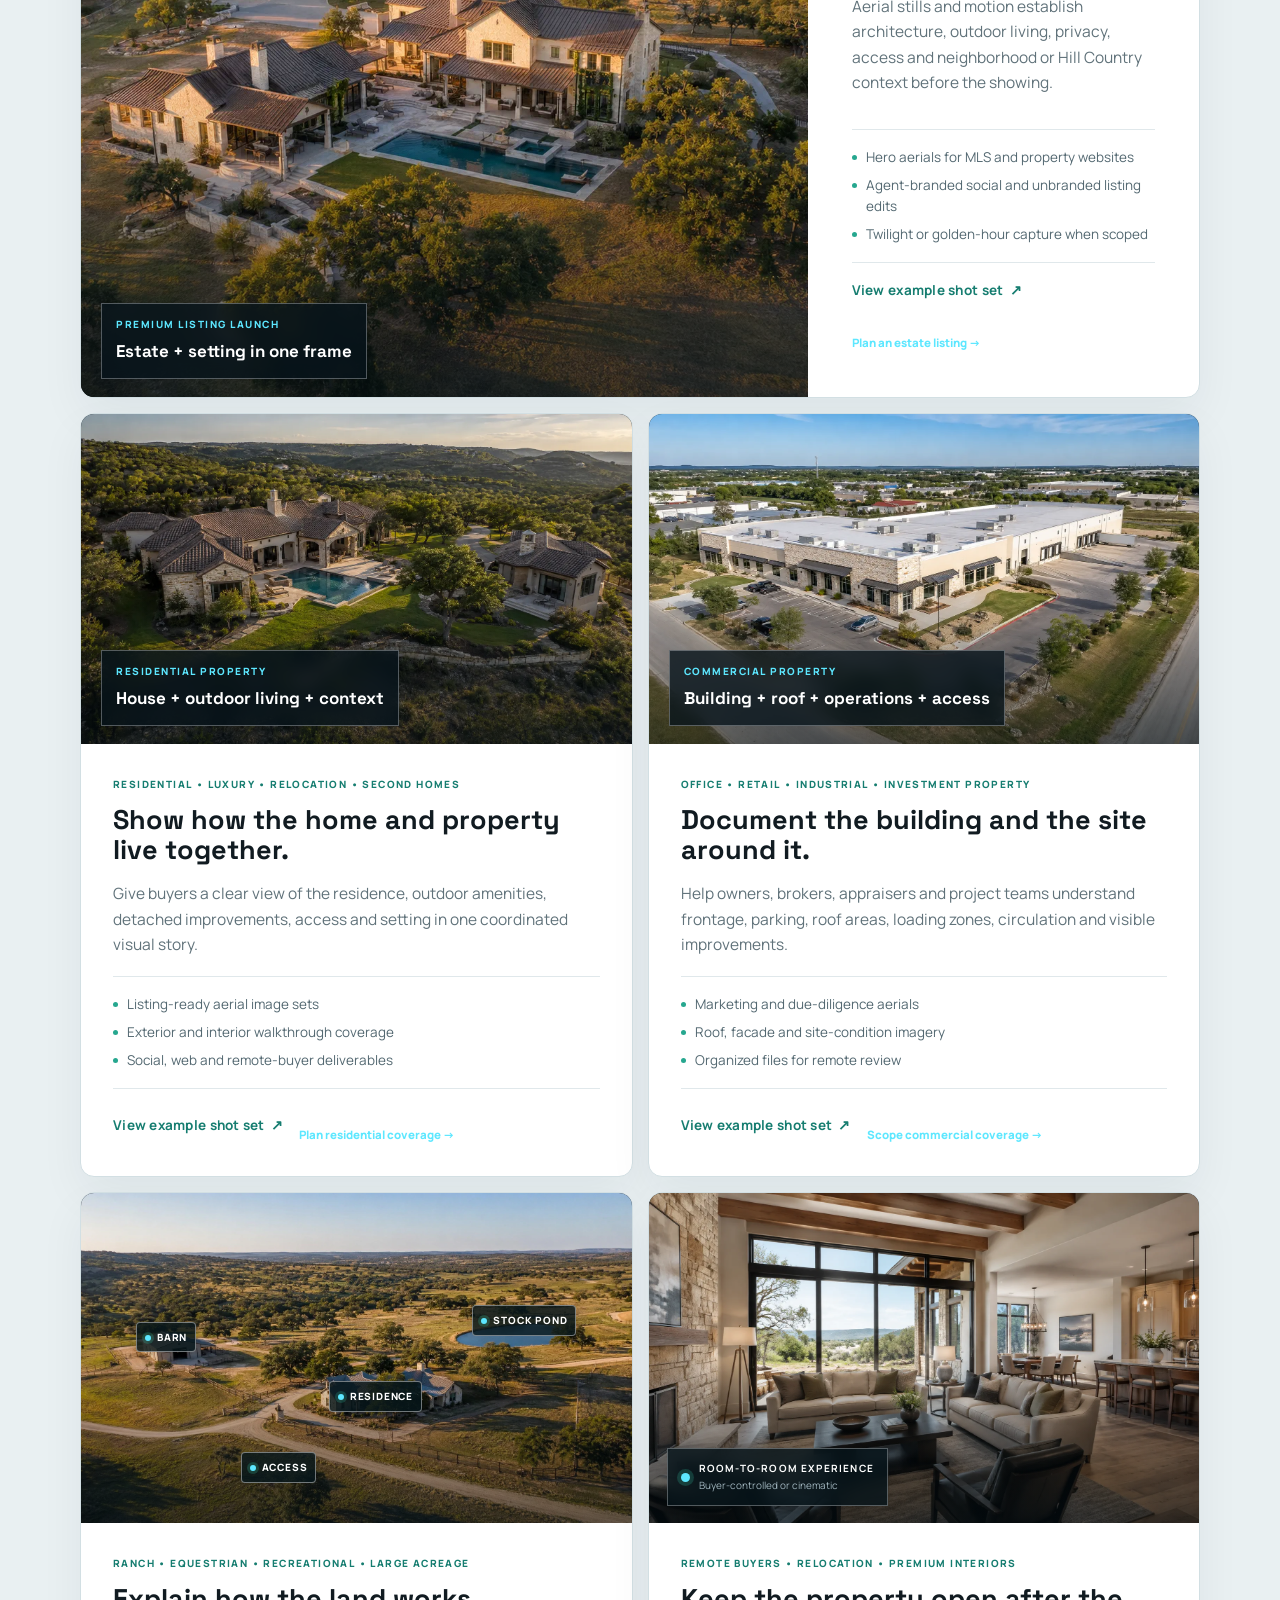
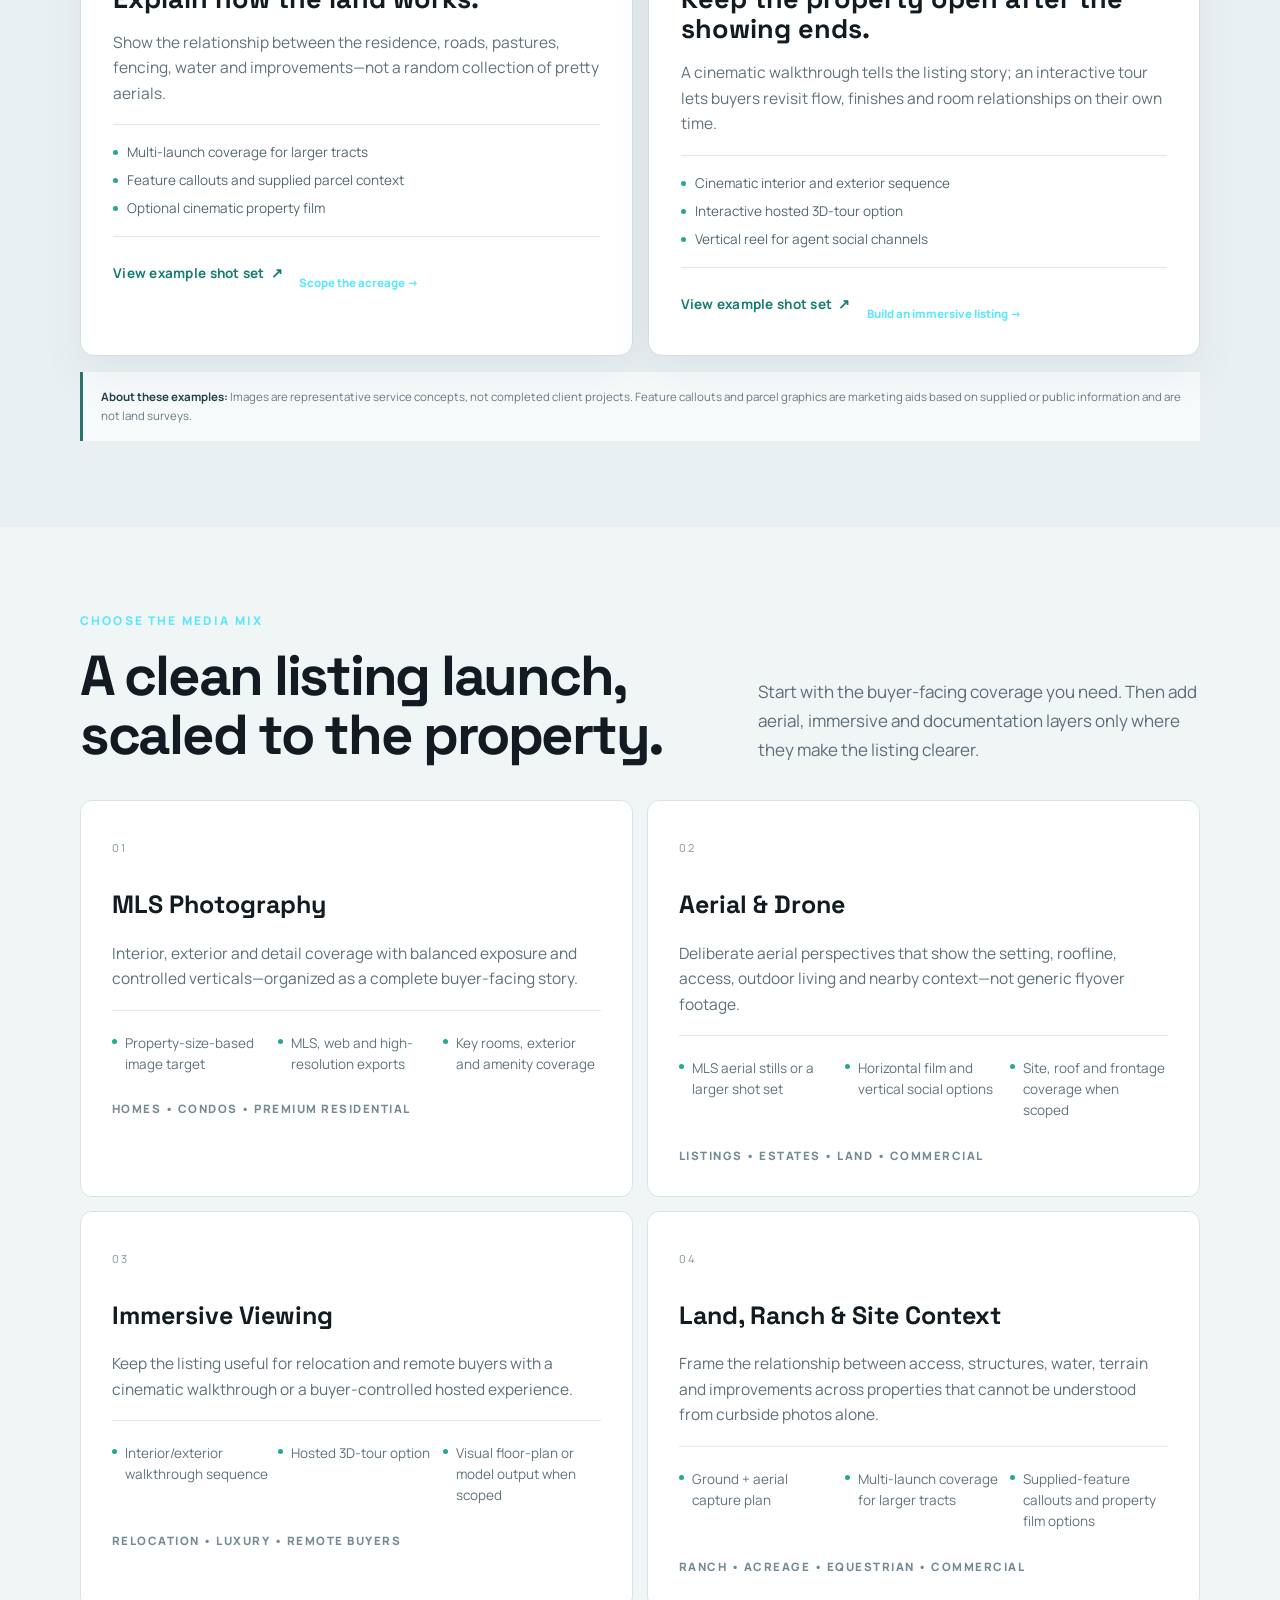
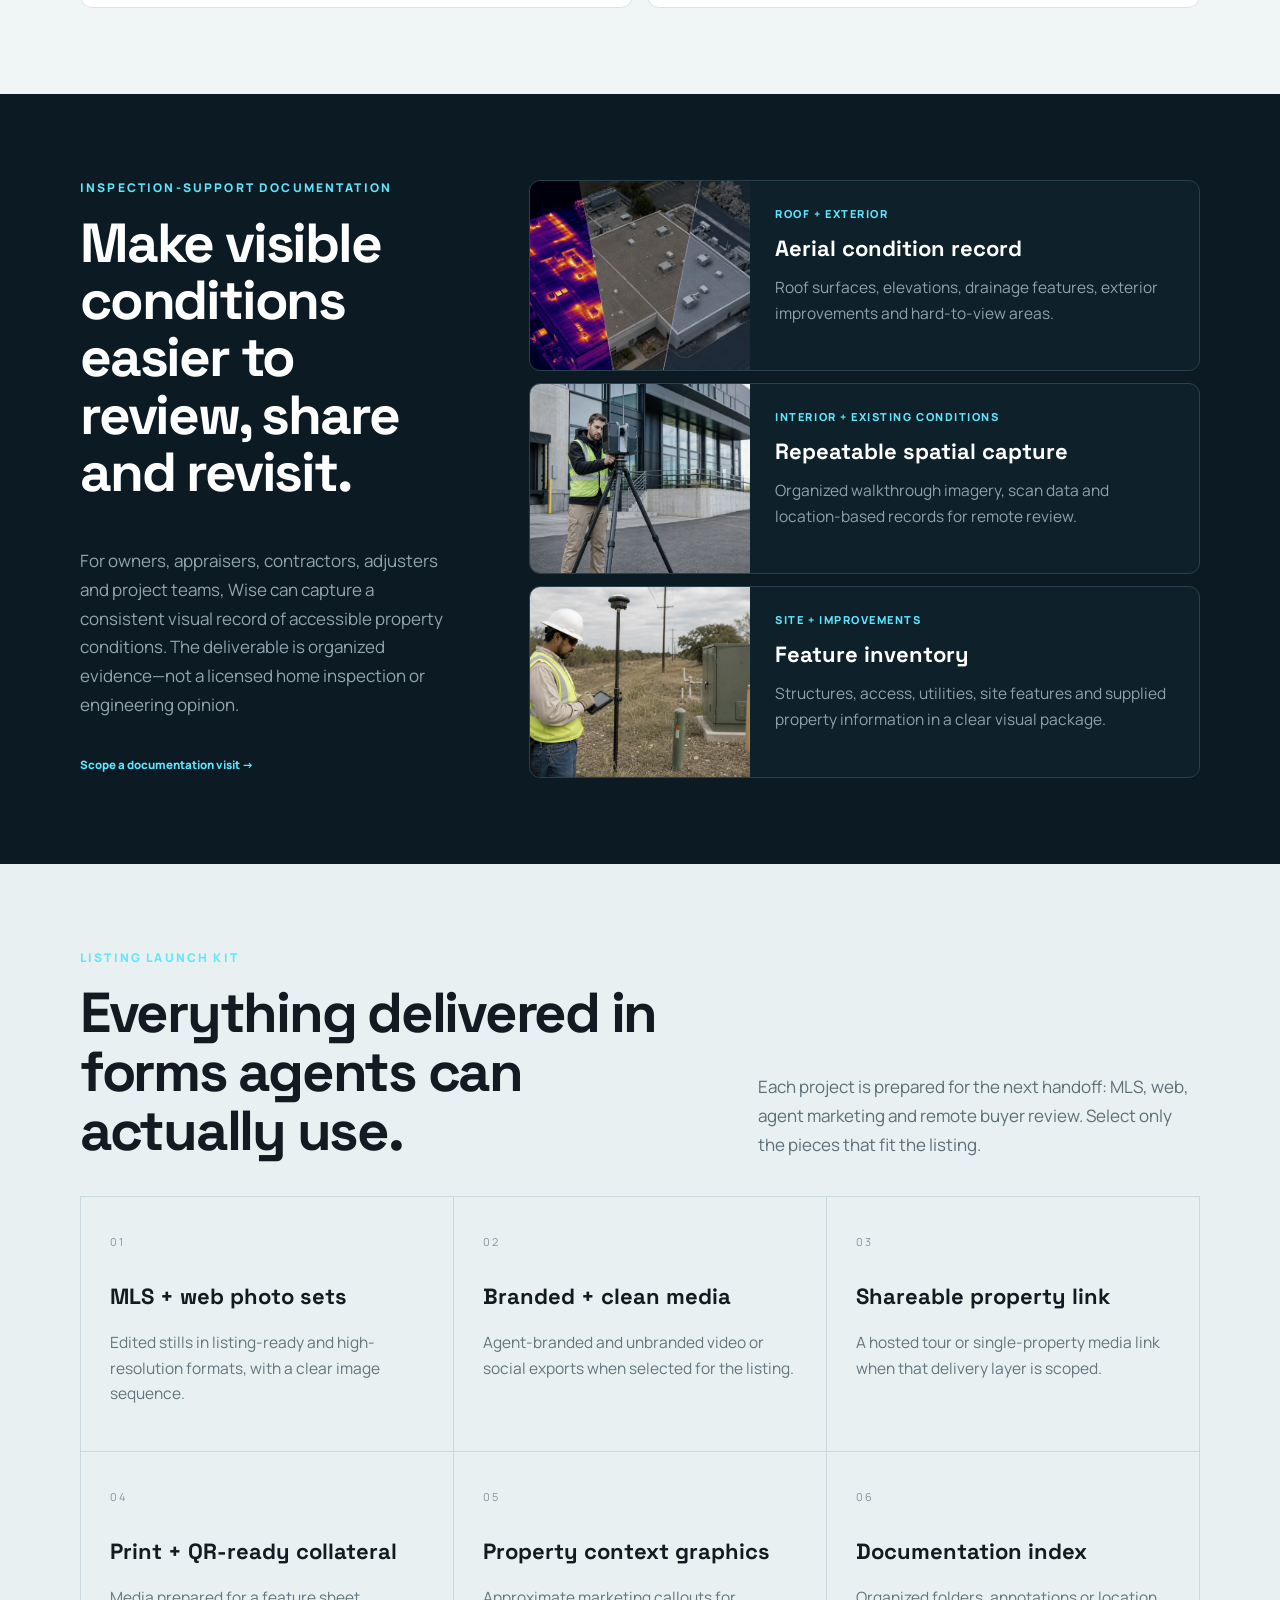
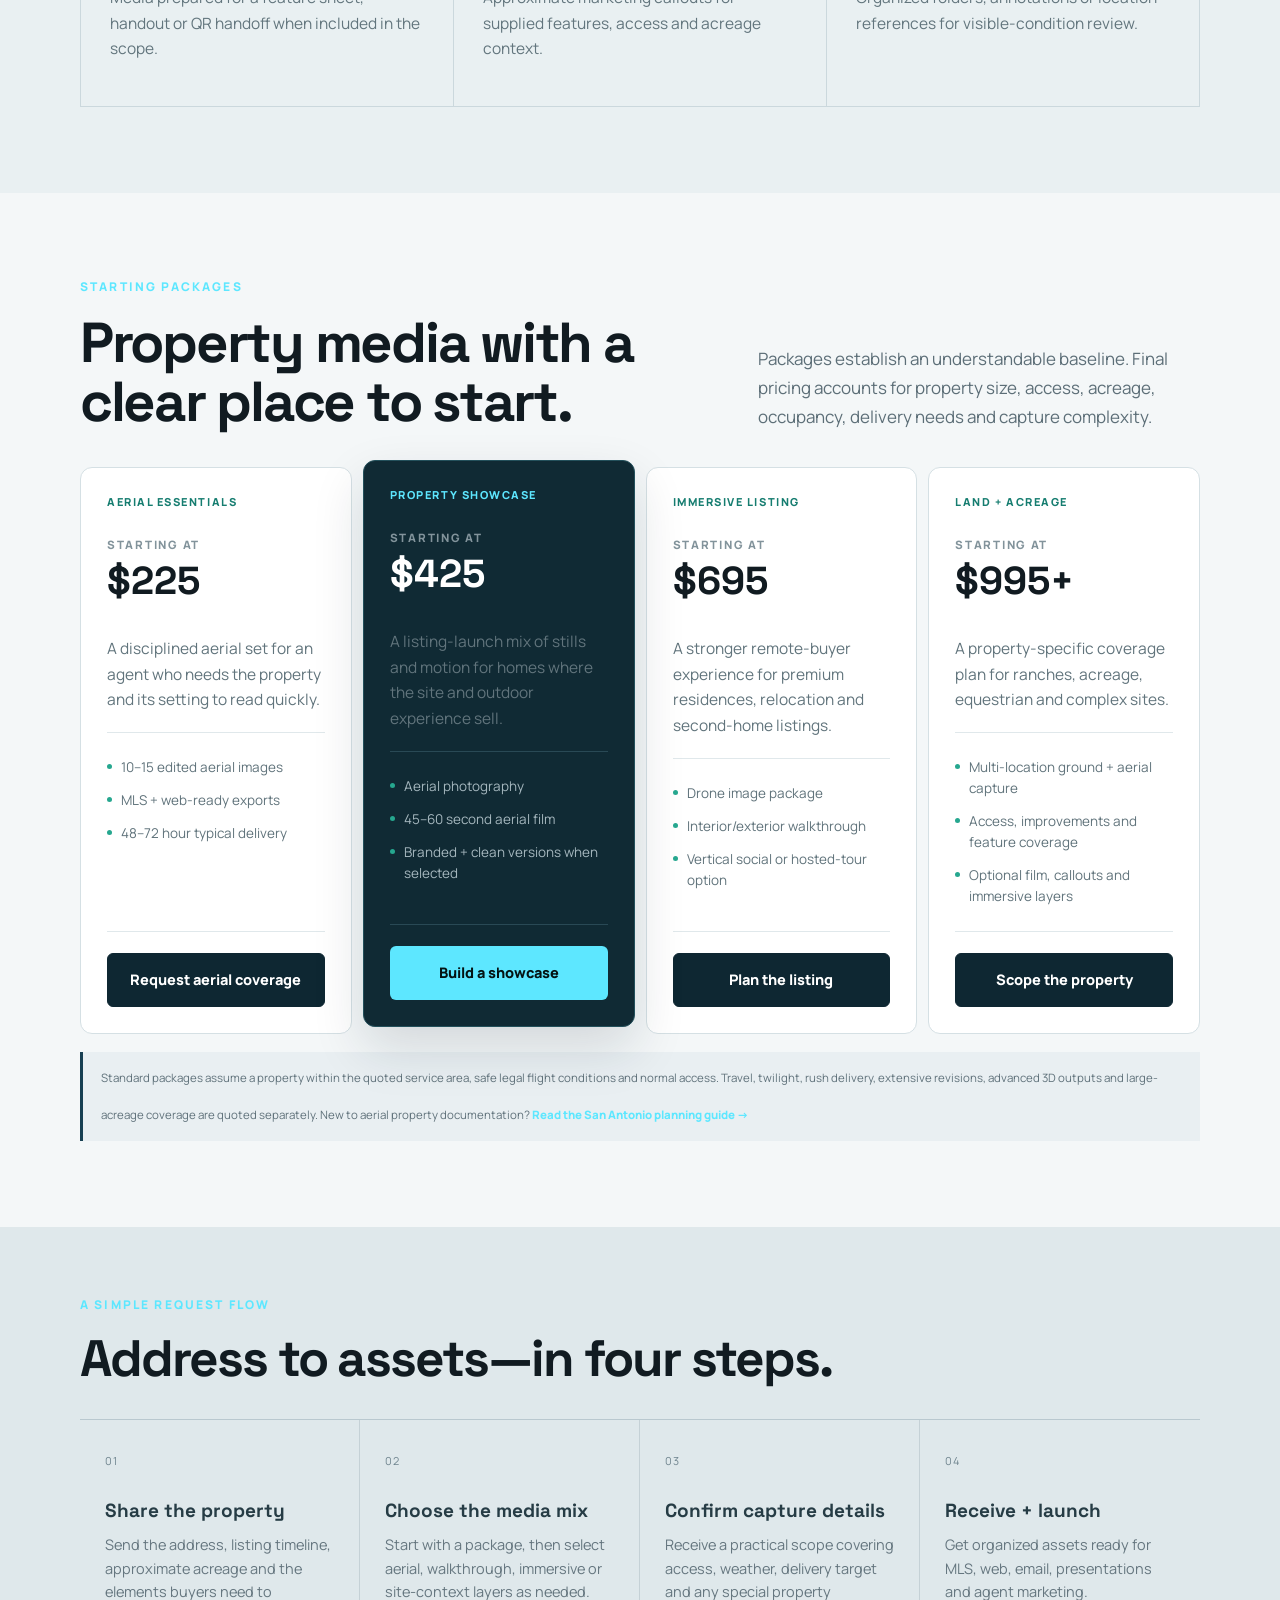
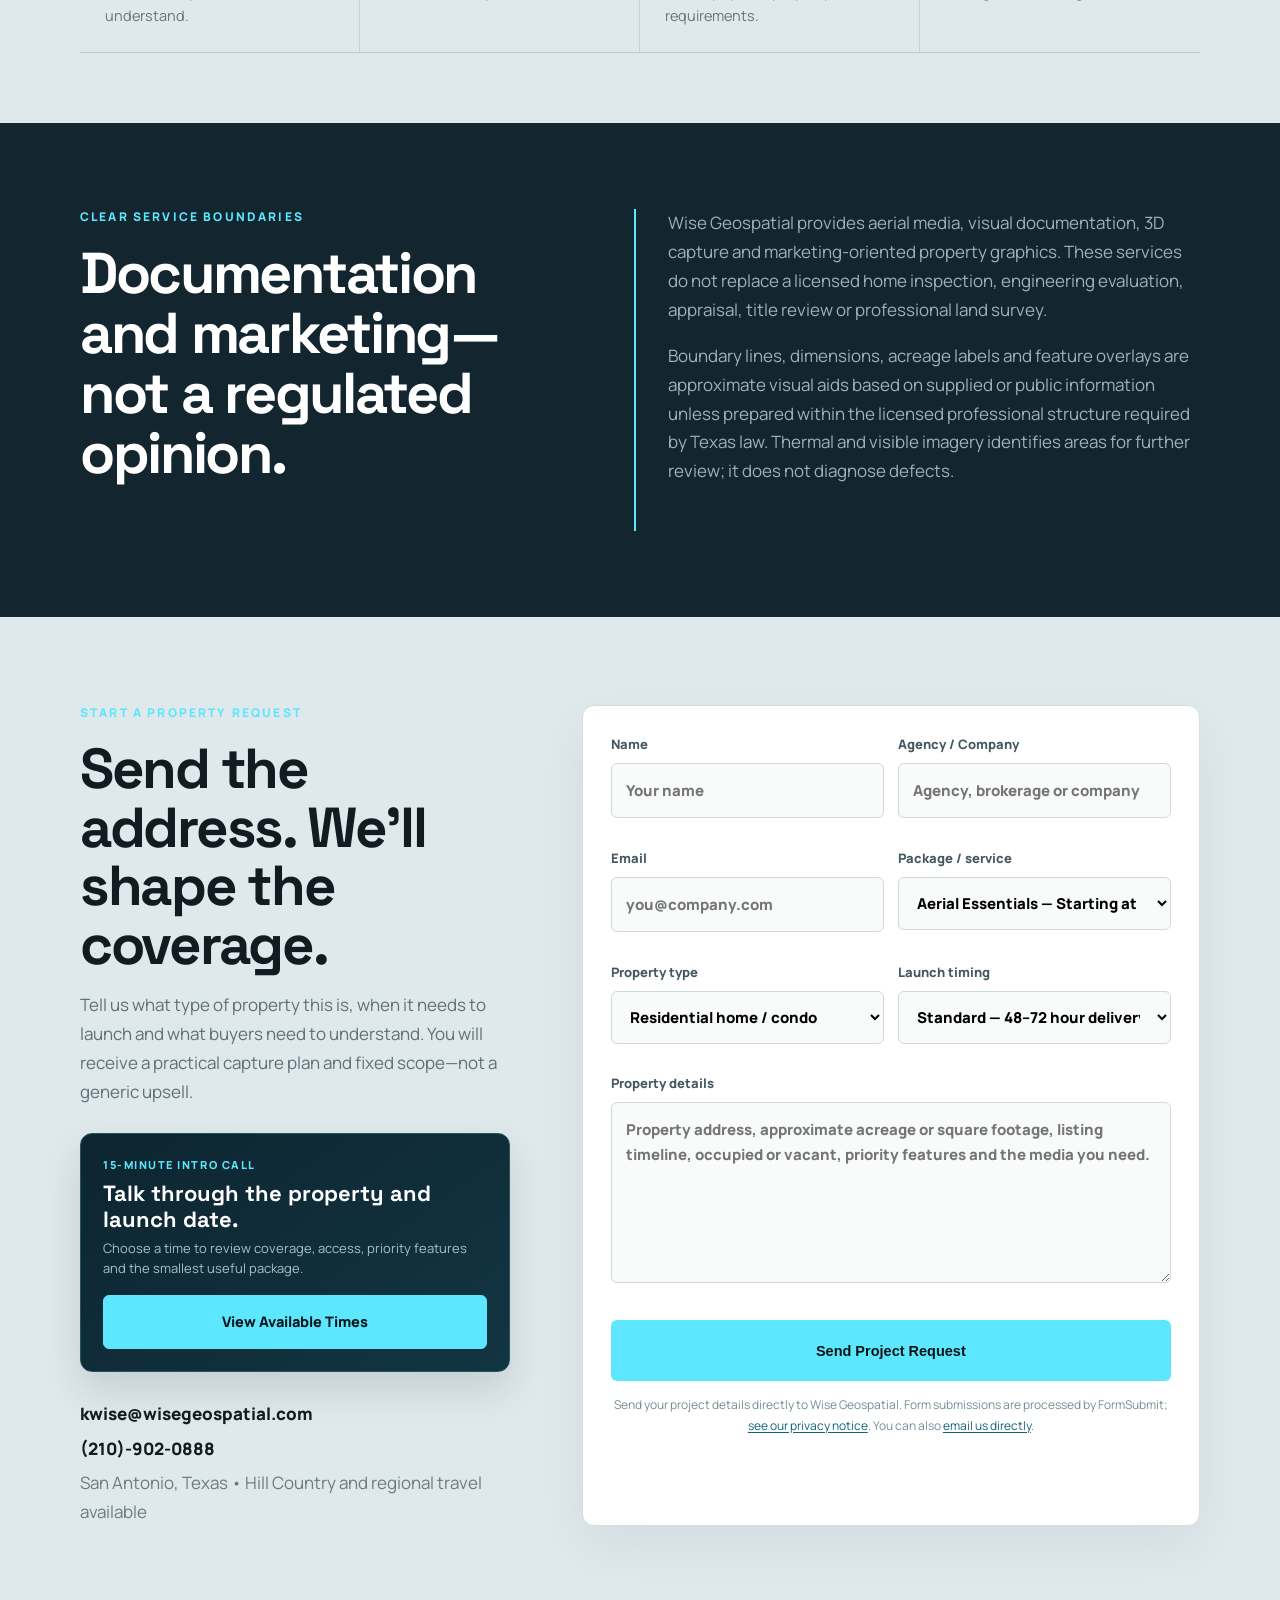
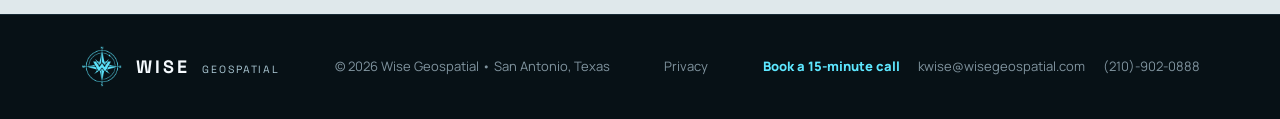
<file: property.html>
<!DOCTYPE html>
<html lang="en">
<head>
  <meta charset="utf-8">
  <meta name="viewport" content="width=device-width, initial-scale=1">
  <meta name="description" content="Wise Geospatial provides San Antonio real estate agents, property owners and project teams with residential and commercial drone photography, aerial video, walkthroughs, 3D property tours, ranch visualization and existing-condition documentation.">
  <meta name="theme-color" content="#08131b">
  <meta name="robots" content="index, follow">
  <link rel="canonical" href="https://wise-geospatial.com/property.html">
  <meta property="og:type" content="website">
  <meta property="og:site_name" content="Wise Geospatial">
  <meta property="og:title" content="Drone Property Documentation &amp; Listing Media in San Antonio | Wise Geospatial">
  <meta property="og:description" content="Aerial imagery, walkthroughs, 3D tours and site visualization for residential listings, commercial properties, ranch acreage and inspection-support documentation.">
  <meta property="og:url" content="https://wise-geospatial.com/property.html">
  <meta property="og:image" content="https://wise-geospatial.com/assets/property-luxury-estate.webp">
  <meta name="twitter:card" content="summary_large_image">
  <meta name="twitter:title" content="Drone Property Documentation &amp; Listing Media in San Antonio | Wise Geospatial">
  <meta name="twitter:description" content="Drone photography, walkthroughs, 3D tours and property-condition documentation for San Antonio homes, commercial sites and acreage.">
  <meta name="twitter:image" content="https://wise-geospatial.com/assets/property-luxury-estate.webp">
  <title>Drone Property Documentation &amp; Listing Media in San Antonio | Wise Geospatial</title>
  <link rel="preconnect" href="https://fonts.googleapis.com">
  <link rel="preconnect" href="https://fonts.gstatic.com" crossorigin>
  <link href="https://fonts.googleapis.com/css2?family=Manrope:wght@400;500;600;700;800&amp;family=Space+Grotesk:wght@500;600;700&amp;display=swap" rel="stylesheet">
  <link rel="stylesheet" href="styles.css?v=direct-inquiries-20261028-v2">
  <!-- Google Analytics 4 -->
  <script async src="https://www.googletagmanager.com/gtag/js?id=G-041DCY5B3D"></script>
  <script>
    window.dataLayer = window.dataLayer || [];
    function gtag(){dataLayer.push(arguments);}
    gtag('js', new Date());
    gtag('config', 'G-041DCY5B3D');
  </script>
</head>
<body class="property-page">
<a class="skip-link" href="#main-content">Skip to main content</a>
<header class="site-header" id="top">
  <div class="container nav-wrap">
    <a class="brand" href="index.html" aria-label="Wise Geospatial home"><span class="brand-mark" aria-hidden="true"><img src="assets/wise-geospatial-compass-orbit-logo.png" alt="" width="46" height="46" /></span><span><strong>WISE</strong><small>GEOSPATIAL</small></span></a>
    <nav class="nav" id="primary-navigation" aria-label="Primary navigation"><a href="index.html#services">Solutions</a><a href="work-samples.html">Work Samples</a><a href="index.html#deliverables">Deliverables</a><a href="geospatial-subcontracting.html">Subcontracting</a><a href="https://calendar.app.google/kaoqQgkgv8akGxPDA" class="nav-cta booking-link" target="_blank" rel="noopener noreferrer">Book a Call</a></nav>
    <button class="menu-btn" type="button" aria-label="Open navigation" aria-controls="primary-navigation" aria-expanded="false"><span aria-hidden="true">☰</span></button>
  </div>
</header>

<main id="main-content">
  <section class="property-hero">
    <div class="property-grid-overlay"></div>
    <div class="container property-hero-grid">
      <div class="property-hero-copy">
        <p class="eyebrow">LISTING MEDIA • PROPERTY DOCUMENTATION • SAN ANTONIO + HILL COUNTRY</p>
        <h1>Make the property<br><span>easy to understand.</span></h1>
        <p>Agent-ready photography, aerials, walkthroughs and property context for homes, land and commercial sites—built around what a buyer needs to see before the showing.</p>
        <div class="hero-actions"><a class="btn primary" href="#property-quote">Start a property request</a><a class="btn ghost" href="#examples">See coverage examples</a></div>
        <div class="property-proof"><span>FAA Part 107</span><span>MLS + web-ready files</span><span>48–72 hr typical delivery</span><span>Homes + land + commercial</span></div>
      </div>
      <div class="property-hero-visual" role="img" aria-label="Property documentation deliverable preview">
        <img class="property-hero-image" src="assets/property-luxury-estate.webp" alt="Representative aerial view of a luxury Texas Hill Country estate, pool and surrounding land" width="1672" height="941" fetchpriority="high">
        <div class="property-hero-scrim"></div>
        <div class="property-hero-kicker"><span>WHOLE-PROPERTY VIEW</span><strong>Home • improvements • access • acreage</strong></div>
        <div class="property-frame frame-one"><small>MLS SET</small><strong>25–40</strong><span>EDITED IMAGES</span></div>
        <div class="property-frame frame-two"><small>AERIAL ADD-ON</small><strong>6–10</strong><span>PROPERTY VIEWS</span></div>
        <div class="property-frame frame-three"><small>TYPICAL DELIVERY</small><strong>48–72</strong><span>HOURS</span></div>
      </div>
    </div>
  </section>

  <section class="property-brief-strip"><div class="container"><span>MLS PHOTOGRAPHY</span><span>AERIAL + DRONE</span><span>3D + VISUAL FLOOR-PLAN OPTIONS</span><span>LAND + SITE CONTEXT</span></div></section>

  <section class="section property-examples" id="examples">
    <div class="container">
      <div class="section-head split"><div><p class="eyebrow">REPRESENTATIVE DELIVERABLE EXAMPLES</p><h2>Built for properties where the whole site matters.</h2></div><p>Each example gallery shows the actual coverage logic behind a premium listing or visible-condition documentation set: shot purpose, camera angle and a defined deliverable target.</p></div>
      <div class="market-example-grid">
        <article class="market-example market-example-wide">
          <div class="market-example-media"><img src="assets/property-luxury-estate.webp" alt="Representative luxury estate aerial image showing the home, pool, access and surrounding Hill Country setting" loading="lazy" width="1672" height="941"><div class="media-corner-label"><span>PREMIUM LISTING LAUNCH</span><strong>Estate + setting in one frame</strong></div></div>
          <div class="market-example-copy"><p class="example-type">$750K+ HOMES • LUXURY ESTATES • DISTINCTIVE PROPERTIES</p><h3>Lead with the view buyers cannot get from the driveway.</h3><p>Aerial stills and motion establish architecture, outdoor living, privacy, access and neighborhood or Hill Country context before the showing.</p><ul><li>Hero aerials for MLS and property websites</li><li>Agent-branded social and unbranded listing edits</li><li>Twilight or golden-hour capture when scoped</li></ul><div class="example-actions"><button class="gallery-link" type="button" data-gallery="estate">View example shot set <span aria-hidden="true">↗</span></button><a class="text-link" href="#property-quote" data-project-type="Premium Estate Listing Media">Plan an estate listing →</a></div></div>
        </article>
        <article class="market-example">
          <div class="market-example-media"><img src="assets/property-residential-example.webp" alt="Representative aerial documentation image of a premium Hill Country residence showing the home, pool, guest structure, driveway and grounds" loading="lazy" width="1672" height="941"><div class="media-corner-label"><span>RESIDENTIAL PROPERTY</span><strong>House + outdoor living + context</strong></div></div>
          <div class="market-example-copy"><p class="example-type">RESIDENTIAL • LUXURY • RELOCATION • SECOND HOMES</p><h3>Show how the home and property live together.</h3><p>Give buyers a clear view of the residence, outdoor amenities, detached improvements, access and setting in one coordinated visual story.</p><ul><li>Listing-ready aerial image sets</li><li>Exterior and interior walkthrough coverage</li><li>Social, web and remote-buyer deliverables</li></ul><div class="example-actions"><button class="gallery-link" type="button" data-gallery="residential">View example shot set <span aria-hidden="true">↗</span></button><a class="text-link" href="#property-quote" data-project-type="Residential Property Media">Plan residential coverage →</a></div></div>
        </article>
        <article class="market-example">
          <div class="market-example-media"><img src="assets/property-commercial-example.webp" alt="Representative aerial documentation image of a commercial office and warehouse property showing roof systems, parking, loading areas and site access" loading="lazy" width="1672" height="941"><div class="media-corner-label"><span>COMMERCIAL PROPERTY</span><strong>Building + roof + operations + access</strong></div></div>
          <div class="market-example-copy"><p class="example-type">OFFICE • RETAIL • INDUSTRIAL • INVESTMENT PROPERTY</p><h3>Document the building and the site around it.</h3><p>Help owners, brokers, appraisers and project teams understand frontage, parking, roof areas, loading zones, circulation and visible improvements.</p><ul><li>Marketing and due-diligence aerials</li><li>Roof, facade and site-condition imagery</li><li>Organized files for remote review</li></ul><div class="example-actions"><button class="gallery-link" type="button" data-gallery="commercial">View example shot set <span aria-hidden="true">↗</span></button><a class="text-link" href="#property-quote" data-project-type="Commercial Property Documentation">Scope commercial coverage →</a></div></div>
        </article>
        <article class="market-example">
          <div class="market-example-media acreage-example"><img src="assets/property-ranch-acreage.webp" alt="Representative aerial overview of a Texas Hill Country ranch with a residence, barn, roads, fencing and stock pond" loading="lazy" width="1672" height="941"><span class="feature-pin pin-home">Residence</span><span class="feature-pin pin-barn">Barn</span><span class="feature-pin pin-pond">Stock pond</span><span class="feature-pin pin-access">Access</span></div>
          <div class="market-example-copy"><p class="example-type">RANCH • EQUESTRIAN • RECREATIONAL • LARGE ACREAGE</p><h3>Explain how the land works.</h3><p>Show the relationship between the residence, roads, pastures, fencing, water and improvements—not a random collection of pretty aerials.</p><ul><li>Multi-launch coverage for larger tracts</li><li>Feature callouts and supplied parcel context</li><li>Optional cinematic property film</li></ul><div class="example-actions"><button class="gallery-link" type="button" data-gallery="ranch">View example shot set <span aria-hidden="true">↗</span></button><a class="text-link" href="#property-quote" data-project-type="Ranch / Acreage Documentation — Starting at $995+">Scope the acreage →</a></div></div>
        </article>
        <article class="market-example">
          <div class="market-example-media tour-example"><img src="assets/property-interior-tour.webp" alt="Representative luxury interior suitable for a cinematic walkthrough or interactive 3D property tour" loading="lazy" width="1672" height="941"><div class="tour-status"><span class="tour-dot"></span><strong>ROOM-TO-ROOM EXPERIENCE</strong><small>Buyer-controlled or cinematic</small></div></div>
          <div class="market-example-copy"><p class="example-type">REMOTE BUYERS • RELOCATION • PREMIUM INTERIORS</p><h3>Keep the property open after the showing ends.</h3><p>A cinematic walkthrough tells the listing story; an interactive tour lets buyers revisit flow, finishes and room relationships on their own time.</p><ul><li>Cinematic interior and exterior sequence</li><li>Interactive hosted 3D-tour option</li><li>Vertical reel for agent social channels</li></ul><div class="example-actions"><button class="gallery-link" type="button" data-gallery="tour">View example shot set <span aria-hidden="true">↗</span></button><a class="text-link" href="#property-quote" data-project-type="Interactive 3D Tour">Build an immersive listing →</a></div></div>
        </article>
      </div>
      <p class="representative-note"><strong>About these examples:</strong> Images are representative service concepts, not completed client projects. Feature callouts and parcel graphics are marketing aids based on supplied or public information and are not land surveys.</p>
    </div>
  </section>

  <dialog class="project-gallery-dialog" id="projectGallery" aria-labelledby="gallery-title">
    <div class="gallery-dialog-top"><div><p class="eyebrow" id="gallery-kicker">REPRESENTATIVE SHOT SET</p><h2 id="gallery-title">Property example gallery</h2></div><button class="gallery-close" type="button" aria-label="Close example gallery">×</button></div>
    <p class="gallery-intro" id="gallery-intro"></p>
    <div class="gallery-panel" data-gallery-panel="estate" hidden><div class="gallery-standard"><div><span>EDITED DELIVERABLE TARGET</span><strong>28–36 listing stills · 8 aerial stills · 1 film option</strong></div><div><span>CAPTURE BASELINE</span><strong>−45° obliques, −90° roof plan-view, 0° exterior/interior elevations</strong></div></div><figure><img src="assets/property-estate-oblique-45.webp" alt="Representative estate oblique aerial captured at a 45-degree downward gimbal angle" width="1672" height="941" loading="lazy" decoding="async"><figcaption><p class="shot-label">OBLIQUE AERIAL · GIMBAL −45°</p><strong>Hero estate + setting</strong><span>One lead frame establishes the residence, pool, approach and usable site context without losing the architecture.</span></figcaption></figure><figure><img src="assets/property-luxury-estate.webp" alt="Representative higher elevation estate aerial overview" width="1672" height="941" loading="lazy" decoding="async"><figcaption><p class="shot-label">CONTEXT AERIAL · GIMBAL −55°</p><strong>Full-property context</strong><span>Shows the whole estate’s relationship to views, privacy, adjacent land and amenities that cannot be explained at driveway level.</span></figcaption></figure><figure><img src="assets/property-residential-interior-0.webp" alt="Representative level-gimbal luxury residence interior photograph" width="1672" height="941" loading="lazy" decoding="async"><figcaption><p class="shot-label">INTERIOR WIDE · CAMERA 0°</p><strong>Living, kitchen + outdoor connection</strong><span>A level, rectilinear interior frame documents volume, finishes, circulation and the indoor-to-outdoor buyer experience.</span></figcaption></figure><figure><img src="assets/property-roof-nadir-90.webp" alt="Representative vertical roof plan view captured from directly overhead" width="1672" height="941" loading="lazy" decoding="async"><figcaption><p class="shot-label">ROOF PLAN VIEW · GIMBAL −90°</p><strong>Visible roof geometry record</strong><span>Complete roof footprint, valleys, ridges, penetrations and immediate surroundings for a shareable visible-condition record.</span></figcaption></figure></div>
    <div class="gallery-panel" data-gallery-panel="residential" hidden><div class="gallery-standard"><div><span>EDITED DELIVERABLE TARGET</span><strong>22–30 listing stills · 6 aerial stills · optional hosted 3D tour</strong></div><div><span>CAPTURE BASELINE</span><strong>0° key-room and façade frames, −45° obliques, one −90° roof/site overview</strong></div></div><figure><img src="assets/property-residential-example.webp" alt="Representative residential aerial showing home grounds and access" width="1672" height="941" loading="lazy" decoding="async"><figcaption><p class="shot-label">PROPERTY OVERVIEW · GIMBAL −45°</p><strong>House + grounds + approach</strong><span>A 45-degree aerial is the clearest way to connect the residence, outdoor living, access and lot context in a single listing frame.</span></figcaption></figure><figure><img src="assets/property-estate-oblique-45.webp" alt="Representative exterior oblique aerial at 45-degree gimbal angle" width="1672" height="941" loading="lazy" decoding="async"><figcaption><p class="shot-label">EXTERIOR OBLIQUE · GIMBAL −45°</p><strong>Architecture + roofline</strong><span>Reveals elevation, roof form, drive and outdoor improvements without the distortion of an overly low or steep view.</span></figcaption></figure><figure><img src="assets/property-residential-interior-0.webp" alt="Representative eye-level residential interior documentation frame" width="1672" height="941" loading="lazy" decoding="async"><figcaption><p class="shot-label">KEY ROOM WIDE · CAMERA 0°</p><strong>Room flow, not just décor</strong><span>Level interior frames explain the main living sequence, openings and windows before a remote buyer ever arrives.</span></figcaption></figure><figure><img src="assets/property-roof-nadir-90.webp" alt="Representative straight-down roof and site overview" width="1672" height="941" loading="lazy" decoding="async"><figcaption><p class="shot-label">ROOF/SITE OVERVIEW · GIMBAL −90°</p><strong>Visible-condition reference</strong><span>A plan-view record supports remote review of roof geometry and exterior context; it is not a roof inspection or condition opinion.</span></figcaption></figure></div>
    <div class="gallery-panel" data-gallery-panel="commercial" hidden><div class="gallery-standard"><div><span>EDITED DELIVERABLE TARGET</span><strong>20–28 record frames · 4 façade elevations · 6–12 roof obliques</strong></div><div><span>ROOF DATA BASELINE</span><strong>−90° mapping capture plus −45° roof obliques; 70% nadir / 75% oblique overlap when model-ready capture is scoped</strong></div></div><figure><img src="assets/property-commercial-example.webp" alt="Representative commercial site aerial overview" width="1672" height="941" loading="lazy" decoding="async"><figcaption><p class="shot-label">SITE CONTEXT · GIMBAL −45°</p><strong>Building, parking + circulation</strong><span>Establishes parking, loading, road access, roof footprint and the surrounding commercial context decision-makers need.</span></figcaption></figure><figure><img src="assets/property-commercial-facade-0.webp" alt="Representative level commercial office and warehouse facade documentation image" width="1672" height="941" loading="lazy" decoding="async"><figcaption><p class="shot-label">PRINCIPAL FAÇADE · CAMERA 0°</p><strong>Elevation + entry + loading</strong><span>Rectilinear, level façade coverage records storefront, exterior materials, accessible approach and operational access without skewed verticals.</span></figcaption></figure><figure><img src="assets/property-commercial-roof-example.webp" alt="Representative oblique aerial commercial roof documentation image" width="1672" height="941" loading="lazy" decoding="async"><figcaption><p class="shot-label">ROOF OBLIQUE · GIMBAL −45°</p><strong>Roof plane + equipment visibility</strong><span>Oblique coverage makes visible rooftop equipment, drainage paths, parapets and difficult-to-see edges reviewable alongside the plan view.</span></figcaption></figure><figure><img src="assets/property-commercial-interior-0.webp" alt="Representative level commercial office interior documentation image" width="1672" height="941" loading="lazy" decoding="async"><figcaption><p class="shot-label">INTERIOR CIRCULATION · CAMERA 0°</p><strong>Office + access record</strong><span>Level interior documentation shows room volume, finishes, doors and circulation for leasing, acquisition or property-file review.</span></figcaption></figure></div>
    <div class="gallery-panel" data-gallery-panel="ranch" hidden><div class="gallery-standard"><div><span>EDITED DELIVERABLE TARGET</span><strong>24–36 listing stills · 8–12 aerials · 6 feature/location frames</strong></div><div><span>CAPTURE BASELINE</span><strong>−55° tract context, −45° improvements, 0° approach/interior frames, feature callouts only from supplied/public information</strong></div></div><figure><img src="assets/property-ranch-acreage.webp" alt="Representative ranch aerial overview showing access water improvements and land" width="1672" height="941" loading="lazy" decoding="async"><figcaption><p class="shot-label">TRACT CONTEXT · GIMBAL −55°</p><strong>Land + improvements overview</strong><span>Shows residence, access, water, roads, fencing and improvements in the relationship buyers need to understand a larger tract.</span></figcaption></figure><figure><img src="assets/property-ranch-approach-0.webp" alt="Representative level ranch residence and barn approach documentation image" width="1672" height="941" loading="lazy" decoding="async"><figcaption><p class="shot-label">RESIDENCE + BARN · CAMERA 0°</p><strong>Approach + working improvements</strong><span>A level approach frame confirms the primary residence, barn, access and immediate setting rather than treating the property like a subdivision home.</span></figcaption></figure><figure><img src="assets/property-ranch-interior-example.webp" alt="Representative ranch residence interior documentation image" width="1672" height="941" loading="lazy" decoding="async"><figcaption><p class="shot-label">PRIMARY ROOM WIDE · CAMERA 0°</p><strong>Interior scale + materials</strong><span>Documents the main room, entries and material character while keeping the relationship to the surrounding land in the listing story.</span></figcaption></figure><figure><img src="assets/property-estate-oblique-45.webp" alt="Representative oblique aerial showing property improvements and surrounding land" width="1672" height="941" loading="lazy" decoding="async"><figcaption><p class="shot-label">IMPROVEMENT OBLIQUE · GIMBAL −45°</p><strong>Residence + site detail</strong><span>A closer oblique frame adds readable detail at the residence and primary improvements after the tract-level overview.</span></figcaption></figure></div>
    <div class="gallery-panel" data-gallery-panel="tour" hidden><div class="gallery-standard"><div><span>EDITED DELIVERABLE TARGET</span><strong>18–28 stills · hosted 3D tour option · 60–90 second walkthrough option</strong></div><div><span>SEQUENCE BASELINE</span><strong>0° level interior nodes, consistent room-to-room direction, exterior anchor plus feature-room and exit views</strong></div></div><figure><img src="assets/property-estate-oblique-45.webp" alt="Representative exterior anchor aerial for an immersive property tour" width="1672" height="941" loading="lazy" decoding="async"><figcaption><p class="shot-label">TOUR ANCHOR · GIMBAL −45°</p><strong>Arrival + property orientation</strong><span>The exterior anchor tells the viewer where the residence sits before the walkthrough begins inside.</span></figcaption></figure><figure><img src="assets/property-residential-interior-0.webp" alt="Representative level wide living room capture for a property tour" width="1672" height="941" loading="lazy" decoding="async"><figcaption><p class="shot-label">PRIMARY NODE · CAMERA 0°</p><strong>Living/kitchen continuity</strong><span>One carefully level wide frame communicates the sequence between the most important rooms without visual confusion.</span></figcaption></figure><figure><img src="assets/property-interior-tour.webp" alt="Representative interior feature-room walkthrough image" width="1672" height="941" loading="lazy" decoding="async"><figcaption><p class="shot-label">FEATURE ROOM · CAMERA 0°</p><strong>Material + room identity</strong><span>Feature-room coverage supports a cinematic cut or a buyer-controlled tour with clear visual continuity.</span></figcaption></figure><figure><img src="assets/property-ranch-approach-0.webp" alt="Representative exit exterior image for a property walkthrough" width="1672" height="941" loading="lazy" decoding="async"><figcaption><p class="shot-label">EXIT/AMENITY VIEW · CAMERA 0°</p><strong>Outdoor closeout</strong><span>Ends the visual sequence with the outdoor amenity or approach that helps the buyer retain the property’s overall story.</span></figcaption></figure></div>
    <div class="gallery-dialog-foot"><span>Representative capture concepts — not completed client projects. Angles describe gimbal/camera pitch relative to horizontal; documentation records visible conditions only and is not an inspection, engineering opinion, survey or appraisal.</span><a class="text-link" href="#property-quote">Plan a similar shot set →</a></div>
  </dialog>

  <section class="section property-services" id="services">
    <div class="container">
      <div class="section-head split"><div><p class="eyebrow">CHOOSE THE MEDIA MIX</p><h2>A clean listing launch, scaled to the property.</h2></div><p>Start with the buyer-facing coverage you need. Then add aerial, immersive and documentation layers only where they make the listing clearer.</p></div>
      <div class="property-service-grid">
        <article class="property-service-card"><span>01</span><h3>MLS Photography</h3><p>Interior, exterior and detail coverage with balanced exposure and controlled verticals—organized as a complete buyer-facing story.</p><ul><li>Property-size-based image target</li><li>MLS, web and high-resolution exports</li><li>Key rooms, exterior and amenity coverage</li></ul><small>HOMES • CONDOS • PREMIUM RESIDENTIAL</small></article>
        <article class="property-service-card"><span>02</span><h3>Aerial &amp; Drone</h3><p>Deliberate aerial perspectives that show the setting, roofline, access, outdoor living and nearby context—not generic flyover footage.</p><ul><li>MLS aerial stills or a larger shot set</li><li>Horizontal film and vertical social options</li><li>Site, roof and frontage coverage when scoped</li></ul><small>LISTINGS • ESTATES • LAND • COMMERCIAL</small></article>
        <article class="property-service-card"><span>03</span><h3>Immersive Viewing</h3><p>Keep the listing useful for relocation and remote buyers with a cinematic walkthrough or a buyer-controlled hosted experience.</p><ul><li>Interior/exterior walkthrough sequence</li><li>Hosted 3D-tour option</li><li>Visual floor-plan or model output when scoped</li></ul><small>RELOCATION • LUXURY • REMOTE BUYERS</small></article>
        <article class="property-service-card"><span>04</span><h3>Land, Ranch &amp; Site Context</h3><p>Frame the relationship between access, structures, water, terrain and improvements across properties that cannot be understood from curbside photos alone.</p><ul><li>Ground + aerial capture plan</li><li>Multi-launch coverage for larger tracts</li><li>Supplied-feature callouts and property film options</li></ul><small>RANCH • ACREAGE • EQUESTRIAN • COMMERCIAL</small></article>
      </div>
    </div>
  </section>

  <section class="section property-documentation" id="inspection-support">
    <div class="container property-documentation-grid">
      <div class="documentation-intro"><p class="eyebrow">INSPECTION-SUPPORT DOCUMENTATION</p><h2>Make visible conditions easier to review, share and revisit.</h2><p>For owners, appraisers, contractors, adjusters and project teams, Wise can capture a consistent visual record of accessible property conditions. The deliverable is organized evidence—not a licensed home inspection or engineering opinion.</p><a class="text-link" href="#property-quote" data-project-type="Property Condition Documentation">Scope a documentation visit →</a></div>
      <div class="documentation-board">
        <article><img src="assets/demo-thermal-roof.webp" alt="Aerial roof documentation with visual and thermal context" loading="lazy" width="1280" height="853"><div><span>ROOF + EXTERIOR</span><strong>Aerial condition record</strong><p>Roof surfaces, elevations, drainage features, exterior improvements and hard-to-view areas.</p></div></article>
        <article><img src="assets/existing-conditions-scan.webp" alt="Terrestrial scanning for existing-condition property documentation" loading="lazy" width="1536" height="1024"><div><span>INTERIOR + EXISTING CONDITIONS</span><strong>Repeatable spatial capture</strong><p>Organized walkthrough imagery, scan data and location-based records for remote review.</p></div></article>
        <article><img src="assets/gis-asset-mapping.webp" alt="Field asset documentation and location mapping" loading="lazy" width="1536" height="1024"><div><span>SITE + IMPROVEMENTS</span><strong>Feature inventory</strong><p>Structures, access, utilities, site features and supplied property information in a clear visual package.</p></div></article>
      </div>
    </div>
  </section>

  <section class="section property-deliverables">
    <div class="container">
      <div class="section-head split"><div><p class="eyebrow">LISTING LAUNCH KIT</p><h2>Everything delivered in forms agents can actually use.</h2></div><p>Each project is prepared for the next handoff: MLS, web, agent marketing and remote buyer review. Select only the pieces that fit the listing.</p></div>
      <div class="deliverable-tile-grid">
        <article><span>01</span><strong>MLS + web photo sets</strong><p>Edited stills in listing-ready and high-resolution formats, with a clear image sequence.</p></article><article><span>02</span><strong>Branded + clean media</strong><p>Agent-branded and unbranded video or social exports when selected for the listing.</p></article><article><span>03</span><strong>Shareable property link</strong><p>A hosted tour or single-property media link when that delivery layer is scoped.</p></article><article><span>04</span><strong>Print + QR-ready collateral</strong><p>Media prepared for a feature sheet, handout or QR handoff when included in the scope.</p></article><article><span>05</span><strong>Property context graphics</strong><p>Approximate marketing callouts for supplied features, access and acreage context.</p></article><article><span>06</span><strong>Documentation index</strong><p>Organized folders, annotations or location references for visible-condition review.</p></article>
      </div>
    </div>
  </section>

  <section class="section property-packages" id="packages">
    <div class="container">
      <div class="section-head split"><div><p class="eyebrow">STARTING PACKAGES</p><h2>Property media with a clear place to start.</h2></div><p>Packages establish an understandable baseline. Final pricing accounts for property size, access, acreage, occupancy, delivery needs and capture complexity.</p></div>
      <div class="package-grid">
        <article><p class="package-label">AERIAL ESSENTIALS</p><div class="package-price"><small>STARTING AT</small><strong>$225</strong></div><p>A disciplined aerial set for an agent who needs the property and its setting to read quickly.</p><ul><li>10–15 edited aerial images</li><li>MLS + web-ready exports</li><li>48–72 hour typical delivery</li></ul><a class="btn dark-btn" href="#property-quote" data-project-type="Aerial Essentials — Starting at $225">Request aerial coverage</a></article>
        <article class="package-featured"><p class="package-label">PROPERTY SHOWCASE</p><div class="package-price"><small>STARTING AT</small><strong>$425</strong></div><p>A listing-launch mix of stills and motion for homes where the site and outdoor experience sell.</p><ul><li>Aerial photography</li><li>45–60 second aerial film</li><li>Branded + clean versions when selected</li></ul><a class="btn primary" href="#property-quote" data-project-type="Property Showcase — Starting at $425">Build a showcase</a></article>
        <article><p class="package-label">IMMERSIVE LISTING</p><div class="package-price"><small>STARTING AT</small><strong>$695</strong></div><p>A stronger remote-buyer experience for premium residences, relocation and second-home listings.</p><ul><li>Drone image package</li><li>Interior/exterior walkthrough</li><li>Vertical social or hosted-tour option</li></ul><a class="btn dark-btn" href="#property-quote" data-project-type="Immersive Listing — Starting at $695">Plan the listing</a></article>
        <article><p class="package-label">LAND + ACREAGE</p><div class="package-price"><small>STARTING AT</small><strong>$995+</strong></div><p>A property-specific coverage plan for ranches, acreage, equestrian and complex sites.</p><ul><li>Multi-location ground + aerial capture</li><li>Access, improvements and feature coverage</li><li>Optional film, callouts and immersive layers</li></ul><a class="btn dark-btn" href="#property-quote" data-project-type="Ranch / Acreage Documentation — Starting at $995+">Scope the property</a></article>
      </div>
      <p class="package-note">Standard packages assume a property within the quoted service area, safe legal flight conditions and normal access. Travel, twilight, rush delivery, extensive revisions, advanced 3D outputs and large-acreage coverage are quoted separately. New to aerial property documentation? <a class="text-link" href="san-antonio-drone-property-documentation.html">Read the San Antonio planning guide →</a></p>
    </div>
  </section>

  <section class="property-process" id="process">
    <div class="container"><div class="property-process-heading"><div><p class="eyebrow">A SIMPLE REQUEST FLOW</p><h2>Address to assets—in four steps.</h2></div></div><div class="property-process-grid"><article><span>01</span><strong>Share the property</strong><p>Send the address, listing timeline, approximate acreage and the elements buyers need to understand.</p></article><article><span>02</span><strong>Choose the media mix</strong><p>Start with a package, then select aerial, walkthrough, immersive or site-context layers as needed.</p></article><article><span>03</span><strong>Confirm capture details</strong><p>Receive a practical scope covering access, weather, delivery target and any special property requirements.</p></article><article><span>04</span><strong>Receive + launch</strong><p>Get organized assets ready for MLS, web, email, presentations and agent marketing.</p></article></div></div>
  </section>

  <section class="section property-boundaries" id="boundaries"><div class="container boundary-grid"><div><p class="eyebrow">CLEAR SERVICE BOUNDARIES</p><h2>Documentation and marketing—not a regulated opinion.</h2></div><div><p>Wise Geospatial provides aerial media, visual documentation, 3D capture and marketing-oriented property graphics. These services do not replace a licensed home inspection, engineering evaluation, appraisal, title review or professional land survey.</p><p>Boundary lines, dimensions, acreage labels and feature overlays are approximate visual aids based on supplied or public information unless prepared within the licensed professional structure required by Texas law. Thermal and visible imagery identifies areas for further review; it does not diagnose defects.</p></div></div></section>

  <section class="section quote property-quote" id="property-quote">
    <div class="container quote-grid">
      <div><p class="eyebrow">START A PROPERTY REQUEST</p><h2>Send the address. We’ll shape the coverage.</h2><p>Tell us what type of property this is, when it needs to launch and what buyers need to understand. You will receive a practical capture plan and fixed scope—not a generic upsell.</p><div class="booking-card"><span>15-MINUTE INTRO CALL</span><strong>Talk through the property and launch date.</strong><small>Choose a time to review coverage, access, priority features and the smallest useful package.</small><a class="btn calendar-btn booking-link" href="https://calendar.app.google/kaoqQgkgv8akGxPDA" target="_blank" rel="noopener noreferrer">View Available Times</a></div><div class="contact-block"><a href="mailto:kwise@wisegeospatial.com">kwise@wisegeospatial.com</a><a href="tel:+12109020888">(210)&#8209;902&#8209;0888</a><span>San Antonio, Texas • Hill Country and regional travel available</span></div></div>
      <form id="quoteForm" method="POST" action="https://formsubmit.co/kwise@wisegeospatial.com" aria-describedby="form-help"><input type="hidden" name="_subject" value="Wise Geospatial — New Project Inquiry"><input type="hidden" name="_next" value="https://wise-geospatial.com/thanks.html"><input type="hidden" name="_template" value="table"><input type="hidden" name="_url" value="https://wise-geospatial.com/property.html"><label class="form-honeypot" style="display:none" aria-hidden="true">Leave this empty<input type="text" name="_honey" tabindex="-1" autocomplete="off"></label><label>Name<input name="name" type="text" autocomplete="name" required placeholder="Your name"></label><label>Agency / Company<input name="company" type="text" autocomplete="organization" placeholder="Agency, brokerage or company"></label><label>Email<input name="email" type="email" autocomplete="email" required placeholder="you@company.com"></label><label>Package / service<select name="type" required><option>Aerial Essentials — Starting at $225</option><option>Property Showcase — Starting at $425</option><option>Immersive Listing — Starting at $695</option><option>MLS Photography</option><option>Premium Estate Listing Media</option><option>Interactive 3D Tour</option><option>Interactive 3D / Visual Floor-Plan Option</option><option>Residential Property Media</option><option>Commercial Property Documentation</option><option>Ranch / Acreage Documentation — Starting at $995+</option><option>Property Condition Documentation</option><option>Other / Recommend a Package</option></select></label><label>Property type<select name="propertyType" required><option>Residential home / condo</option><option>Luxury estate / distinctive property</option><option>Lot, land or ranch acreage</option><option>Commercial property</option><option>Roof, exterior or visible-condition documentation</option><option>Other / not sure</option></select></label><label>Launch timing<select name="timeline" required><option>Standard — 48–72 hour delivery target</option><option>Upcoming listing — flexible date</option><option>Rush / ask about availability</option><option>Documentation visit — timing to be scoped</option></select></label><label class="full">Property details<textarea name="details" required rows="6" placeholder="Property address, approximate acreage or square footage, listing timeline, occupied or vacant, priority features and the media you need."></textarea></label><button class="btn primary full" type="submit">Send Project Request</button><p class="form-note full" id="form-help">Send your project details directly to Wise Geospatial. Form submissions are processed by FormSubmit; <a href="privacy.html">see our privacy notice</a>. You can also <a href="mailto:kwise@wisegeospatial.com">email us directly</a>.</p><p class="form-status full" role="status" aria-live="polite"></p></form>
    </div>
  </section>
</main>

<footer><div class="container footer-wrap"><a class="brand footer-brand" href="index.html" aria-label="Wise Geospatial home"><strong>WISE</strong><small>GEOSPATIAL</small></a><div>© <span id="year"></span> Wise Geospatial • San Antonio, Texas</div><div><a href="privacy.html">Privacy</a></div><div class="footer-contact"><a class="booking-link" href="https://calendar.app.google/kaoqQgkgv8akGxPDA" target="_blank" rel="noopener noreferrer">Book a 15-minute call</a><a href="mailto:kwise@wisegeospatial.com">kwise@wisegeospatial.com</a><a href="tel:+12109020888">(210)&#8209;902&#8209;0888</a></div></div></footer>
<script type="application/ld+json">{"@context":"https://schema.org","@type":"Service","name":"Wise Geospatial Property Documentation & Listing Media","provider":{"@type":"ProfessionalService","name":"Wise Geospatial","url":"https://wise-geospatial.com/"},"areaServed":{"@type":"AdministrativeArea","name":"San Antonio and Texas Hill Country"},"serviceType":["Residential drone photography","Commercial property documentation","Aerial video","3D property tours","Property walkthroughs","Ranch and acreage documentation","Existing-condition documentation"],"url":"https://wise-geospatial.com/property.html"}</script>
<script src="script.js?v=subcontracting-20261028"></script>
</body>
</html>
</file>
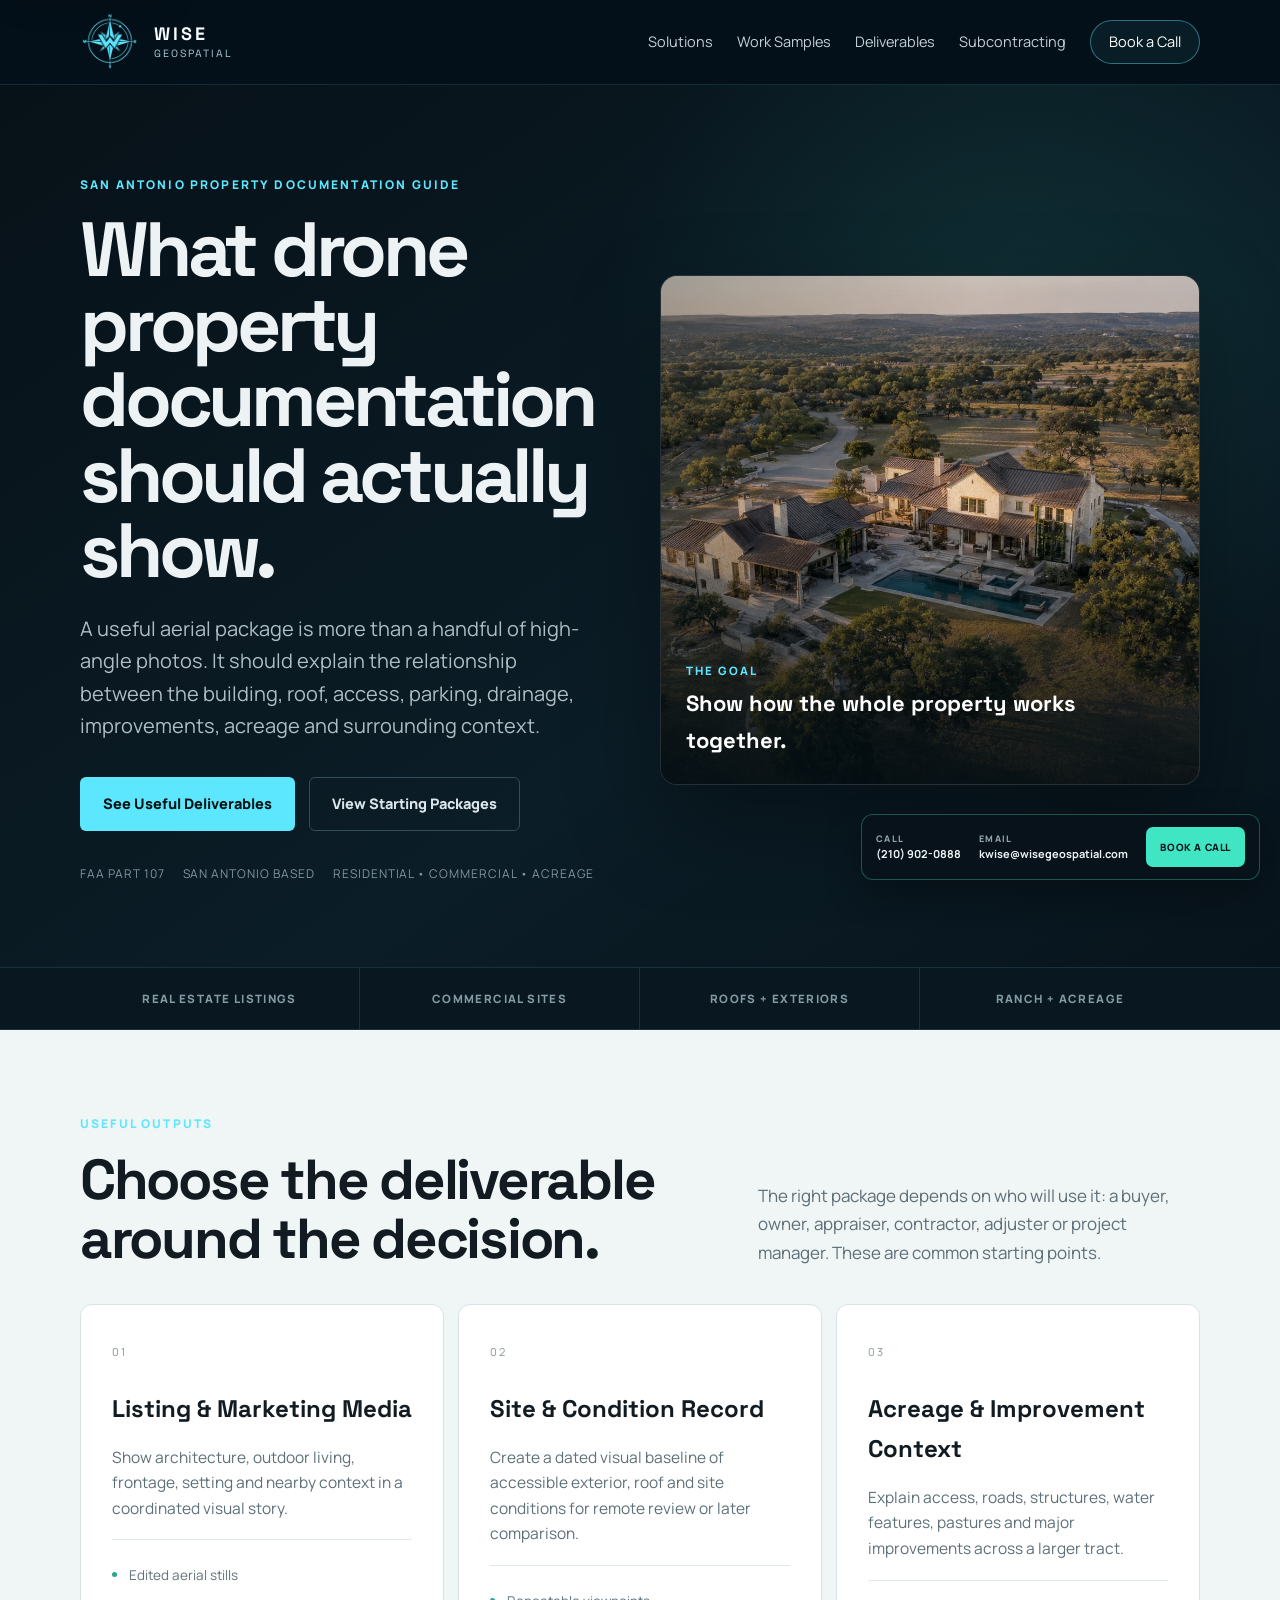
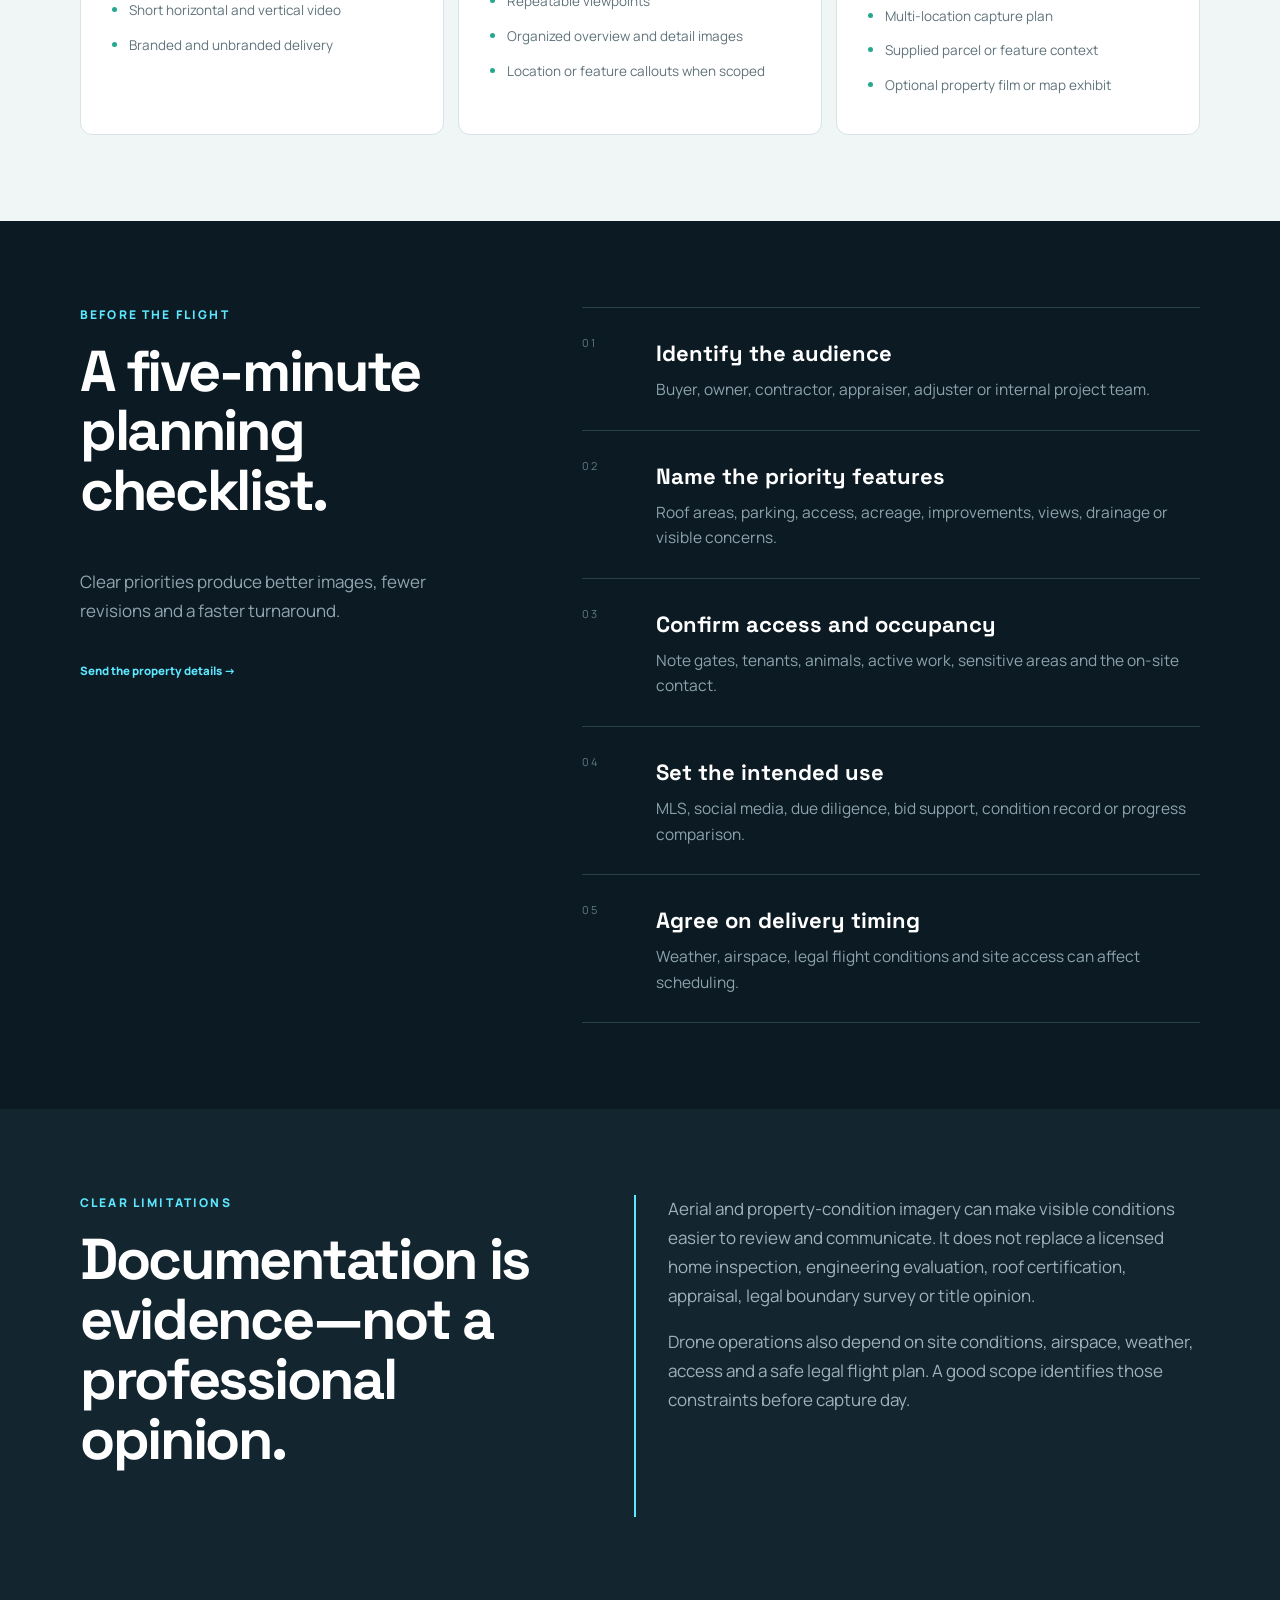
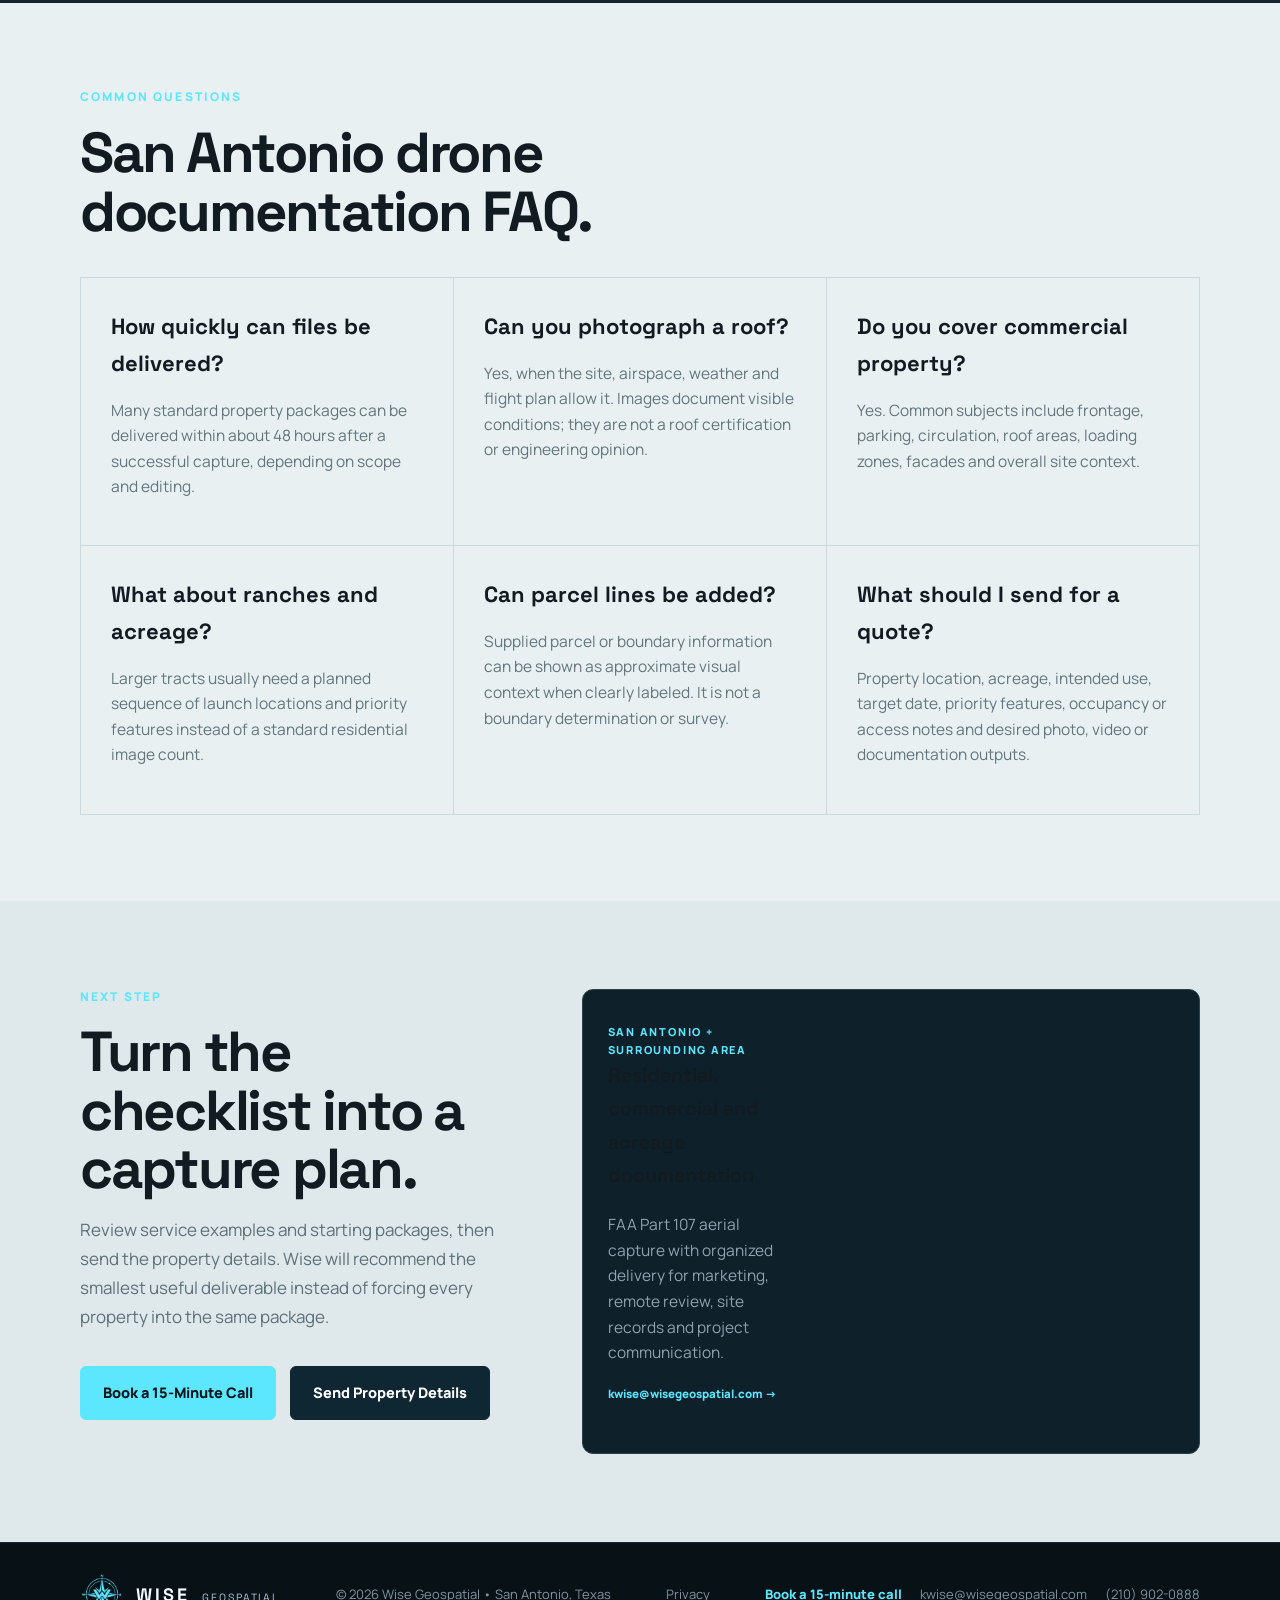
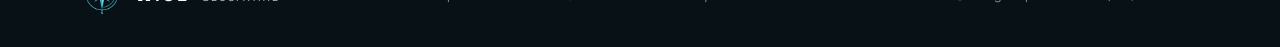
<file: san-antonio-drone-property-documentation.html>
<!doctype html>
<html lang="en">
<head>
  <meta charset="utf-8" />
  <meta name="viewport" content="width=device-width, initial-scale=1" />
  <meta name="description" content="A practical San Antonio guide to drone property documentation: useful deliverables, residential and commercial use cases, preparation, limitations and what to request from an FAA Part 107 operator." />
  <meta name="theme-color" content="#08131b" />
  <meta name="robots" content="index, follow" />
  <link rel="canonical" href="https://wise-geospatial.com/san-antonio-drone-property-documentation.html" />
  <meta property="og:type" content="article" />
  <meta property="og:site_name" content="Wise Geospatial" />
  <meta property="og:title" content="San Antonio Drone Property Documentation Guide | Wise Geospatial" />
  <meta property="og:description" content="What aerial property documentation can show, how to prepare and which deliverables fit homes, commercial sites, ranches and condition records." />
  <meta property="og:url" content="https://wise-geospatial.com/san-antonio-drone-property-documentation.html" />
  <meta property="og:image" content="https://wise-geospatial.com/assets/property-luxury-estate.webp" />
  <meta name="twitter:card" content="summary_large_image" />
  <meta name="twitter:title" content="San Antonio Drone Property Documentation Guide" />
  <meta name="twitter:description" content="A practical guide for agents, owners, appraisers, contractors and project teams." />
  <meta name="twitter:image" content="https://wise-geospatial.com/assets/property-luxury-estate.webp" />
  <title>San Antonio Drone Property Documentation Guide | Wise Geospatial</title>
  <link rel="preconnect" href="https://fonts.googleapis.com">
  <link rel="preconnect" href="https://fonts.gstatic.com" crossorigin>
  <link href="https://fonts.googleapis.com/css2?family=Manrope:wght@400;500;600;700;800&amp;family=Space+Grotesk:wght@500;600;700&amp;display=swap" rel="stylesheet">
  <link rel="stylesheet" href="styles.css?v=direct-inquiries-20261028-v2" />
  <script async src="https://www.googletagmanager.com/gtag/js?id=G-041DCY5B3D"></script>
  <script>
    window.dataLayer = window.dataLayer || [];
    function gtag(){dataLayer.push(arguments);}
    gtag('js', new Date());
    gtag('config', 'G-041DCY5B3D');
  </script>
</head>
<body class="property-guide-page">
<a class="skip-link" href="#main-content">Skip to main content</a>
<header class="site-header" id="top">
  <div class="container nav-wrap">
    <a class="brand" href="index.html" aria-label="Wise Geospatial home">
      <span class="brand-mark" aria-hidden="true"><img src="assets/wise-geospatial-compass-orbit-logo.png" alt="" width="46" height="46" /></span>
      <span><strong>WISE</strong><small>GEOSPATIAL</small></span>
    </a>
    <nav class="nav" id="primary-navigation" aria-label="Primary navigation"><a href="index.html#services">Solutions</a><a href="work-samples.html">Work Samples</a><a href="index.html#deliverables">Deliverables</a><a href="geospatial-subcontracting.html">Subcontracting</a><a href="https://calendar.app.google/kaoqQgkgv8akGxPDA" class="nav-cta booking-link" target="_blank" rel="noopener noreferrer">Book a Call</a></nav>
    <button class="menu-btn" type="button" aria-label="Open navigation" aria-controls="primary-navigation" aria-expanded="false"><span aria-hidden="true">☰</span></button>
  </div>
</header>

<main id="main-content">
  <section class="property-hero">
    <div class="container property-hero-grid">
      <div class="property-hero-copy">
        <p class="eyebrow">SAN ANTONIO PROPERTY DOCUMENTATION GUIDE</p>
        <h1>What drone property documentation should actually show.</h1>
        <p>A useful aerial package is more than a handful of high-angle photos. It should explain the relationship between the building, roof, access, parking, drainage, improvements, acreage and surrounding context.</p>
        <div class="hero-actions"><a class="btn primary" href="#deliverables">See Useful Deliverables</a><a class="btn ghost" href="property.html#packages">View Starting Packages</a></div>
        <div class="credential-row"><span>FAA Part 107</span><span>San Antonio Based</span><span>Residential • Commercial • Acreage</span></div>
      </div>
      <div class="property-hero-visual">
        <img class="property-hero-image" src="assets/property-luxury-estate.webp" alt="Aerial view illustrating a residence, outdoor improvements, access and surrounding property context" width="1672" height="941" fetchpriority="high">
        <div class="property-hero-scrim"></div>
        <div class="property-hero-kicker"><span>THE GOAL</span><strong>Show how the whole property works together.</strong></div>
      </div>
    </div>
  </section>

  <section class="property-brief-strip">
    <div class="container"><span>REAL ESTATE LISTINGS</span><span>COMMERCIAL SITES</span><span>ROOFS + EXTERIORS</span><span>RANCH + ACREAGE</span></div>
  </section>

  <section class="section energy-fit" id="deliverables">
    <div class="container">
      <div class="section-head split"><div><p class="eyebrow">USEFUL OUTPUTS</p><h2>Choose the deliverable around the decision.</h2></div><p>The right package depends on who will use it: a buyer, owner, appraiser, contractor, adjuster or project manager. These are common starting points.</p></div>
      <div class="energy-use-grid">
        <article><span>01</span><h3>Listing & Marketing Media</h3><p>Show architecture, outdoor living, frontage, setting and nearby context in a coordinated visual story.</p><ul><li>Edited aerial stills</li><li>Short horizontal and vertical video</li><li>Branded and unbranded delivery</li></ul></article>
        <article><span>02</span><h3>Site & Condition Record</h3><p>Create a dated visual baseline of accessible exterior, roof and site conditions for remote review or later comparison.</p><ul><li>Repeatable viewpoints</li><li>Organized overview and detail images</li><li>Location or feature callouts when scoped</li></ul></article>
        <article><span>03</span><h3>Acreage & Improvement Context</h3><p>Explain access, roads, structures, water features, pastures and major improvements across a larger tract.</p><ul><li>Multi-location capture plan</li><li>Supplied parcel or feature context</li><li>Optional property film or map exhibit</li></ul></article>
      </div>
    </div>
  </section>

  <section class="section map-pack" id="checklist">
    <div class="container map-pack-grid">
      <div class="map-pack-intro"><p class="eyebrow">BEFORE THE FLIGHT</p><h2>A five-minute planning checklist.</h2><p>Clear priorities produce better images, fewer revisions and a faster turnaround.</p><a class="text-link" href="property.html#property-quote">Send the property details →</a></div>
      <div class="deliverable-list">
        <article><span>01</span><div><strong>Identify the audience</strong><p>Buyer, owner, contractor, appraiser, adjuster or internal project team.</p></div></article>
        <article><span>02</span><div><strong>Name the priority features</strong><p>Roof areas, parking, access, acreage, improvements, views, drainage or visible concerns.</p></div></article>
        <article><span>03</span><div><strong>Confirm access and occupancy</strong><p>Note gates, tenants, animals, active work, sensitive areas and the on-site contact.</p></div></article>
        <article><span>04</span><div><strong>Set the intended use</strong><p>MLS, social media, due diligence, bid support, condition record or progress comparison.</p></div></article>
        <article><span>05</span><div><strong>Agree on delivery timing</strong><p>Weather, airspace, legal flight conditions and site access can affect scheduling.</p></div></article>
      </div>
    </div>
  </section>

  <section class="section boundary-section">
    <div class="container boundary-grid">
      <div><p class="eyebrow">CLEAR LIMITATIONS</p><h2>Documentation is evidence—not a professional opinion.</h2></div>
      <div><p>Aerial and property-condition imagery can make visible conditions easier to review and communicate. It does not replace a licensed home inspection, engineering evaluation, roof certification, appraisal, legal boundary survey or title opinion.</p><p>Drone operations also depend on site conditions, airspace, weather, access and a safe legal flight plan. A good scope identifies those constraints before capture day.</p></div>
    </div>
  </section>

  <section class="section energy-applications" id="faq">
    <div class="container">
      <div class="section-head"><p class="eyebrow">COMMON QUESTIONS</p><h2>San Antonio drone documentation FAQ.</h2></div>
      <div class="assignment-grid">
        <article><strong>How quickly can files be delivered?</strong><p>Many standard property packages can be delivered within about 48 hours after a successful capture, depending on scope and editing.</p></article>
        <article><strong>Can you photograph a roof?</strong><p>Yes, when the site, airspace, weather and flight plan allow it. Images document visible conditions; they are not a roof certification or engineering opinion.</p></article>
        <article><strong>Do you cover commercial property?</strong><p>Yes. Common subjects include frontage, parking, circulation, roof areas, loading zones, facades and overall site context.</p></article>
        <article><strong>What about ranches and acreage?</strong><p>Larger tracts usually need a planned sequence of launch locations and priority features instead of a standard residential image count.</p></article>
        <article><strong>Can parcel lines be added?</strong><p>Supplied parcel or boundary information can be shown as approximate visual context when clearly labeled. It is not a boundary determination or survey.</p></article>
        <article><strong>What should I send for a quote?</strong><p>Property location, acreage, intended use, target date, priority features, occupancy or access notes and desired photo, video or documentation outputs.</p></article>
      </div>
    </div>
  </section>

  <section class="section quote property-quote">
    <div class="container quote-grid"><div><p class="eyebrow">NEXT STEP</p><h2>Turn the checklist into a capture plan.</h2><p>Review service examples and starting packages, then send the property details. Wise will recommend the smallest useful deliverable instead of forcing every property into the same package.</p><div class="hero-actions"><a class="btn primary calendar-btn booking-link" href="https://calendar.app.google/kaoqQgkgv8akGxPDA" target="_blank" rel="noopener noreferrer">Book a 15-Minute Call</a><a class="btn dark-btn" href="property.html#property-quote">Send Property Details</a></div></div><div class="documentation-board"><article><div><p class="tag">SAN ANTONIO + SURROUNDING AREA</p><h3>Residential, commercial and acreage documentation</h3><p>FAA Part 107 aerial capture with organized delivery for marketing, remote review, site records and project communication.</p><a class="text-link" href="mailto:kwise@wisegeospatial.com">kwise@wisegeospatial.com →</a></div></article></div></div>
  </section>
</main>

<footer><div class="container footer-wrap"><a class="brand footer-brand" href="index.html" aria-label="Wise Geospatial home"><strong>WISE</strong><small>GEOSPATIAL</small></a><div>© <span id="year"></span> Wise Geospatial • San Antonio, Texas</div><div><a href="privacy.html">Privacy</a></div><div class="footer-contact"><a class="booking-link" href="https://calendar.app.google/kaoqQgkgv8akGxPDA" target="_blank" rel="noopener noreferrer">Book a 15-minute call</a><a href="mailto:kwise@wisegeospatial.com">kwise@wisegeospatial.com</a><a href="tel:+12109020888">(210) 902-0888</a></div></div></footer>

<script type="application/ld+json">
{"@context":"https://schema.org","@graph":[{"@type":"Article","headline":"San Antonio Drone Property Documentation Guide","description":"A practical guide to useful aerial property deliverables, preparation, use cases and limitations.","datePublished":"2026-08-12","dateModified":"2026-08-12","author":{"@type":"Organization","name":"Wise Geospatial"},"publisher":{"@type":"Organization","name":"Wise Geospatial","url":"https://wise-geospatial.com/"},"mainEntityOfPage":"https://wise-geospatial.com/san-antonio-drone-property-documentation.html","image":"https://wise-geospatial.com/assets/property-luxury-estate.webp"},{"@type":"BreadcrumbList","itemListElement":[{"@type":"ListItem","position":1,"name":"Home","item":"https://wise-geospatial.com/"},{"@type":"ListItem","position":2,"name":"Property Documentation","item":"https://wise-geospatial.com/property.html"},{"@type":"ListItem","position":3,"name":"San Antonio Drone Property Documentation Guide","item":"https://wise-geospatial.com/san-antonio-drone-property-documentation.html"}]},{"@type":"FAQPage","mainEntity":[{"@type":"Question","name":"How quickly can drone property files be delivered?","acceptedAnswer":{"@type":"Answer","text":"Many standard property packages can be delivered within about 48 hours after a successful capture, depending on scope and editing."}},{"@type":"Question","name":"Can a drone be used to photograph a roof?","acceptedAnswer":{"@type":"Answer","text":"Yes, when the site, airspace, weather and flight plan allow it. Images document visible conditions and are not a roof certification or engineering opinion."}},{"@type":"Question","name":"Can parcel lines be added to aerial images?","acceptedAnswer":{"@type":"Answer","text":"Supplied parcel or boundary information can be shown as approximate visual context when clearly labeled. It is not a boundary determination or survey."}}]}]}
</script>
<script src="script.js?v=subcontracting-20261028"></script>
</body>
</html>
</file>
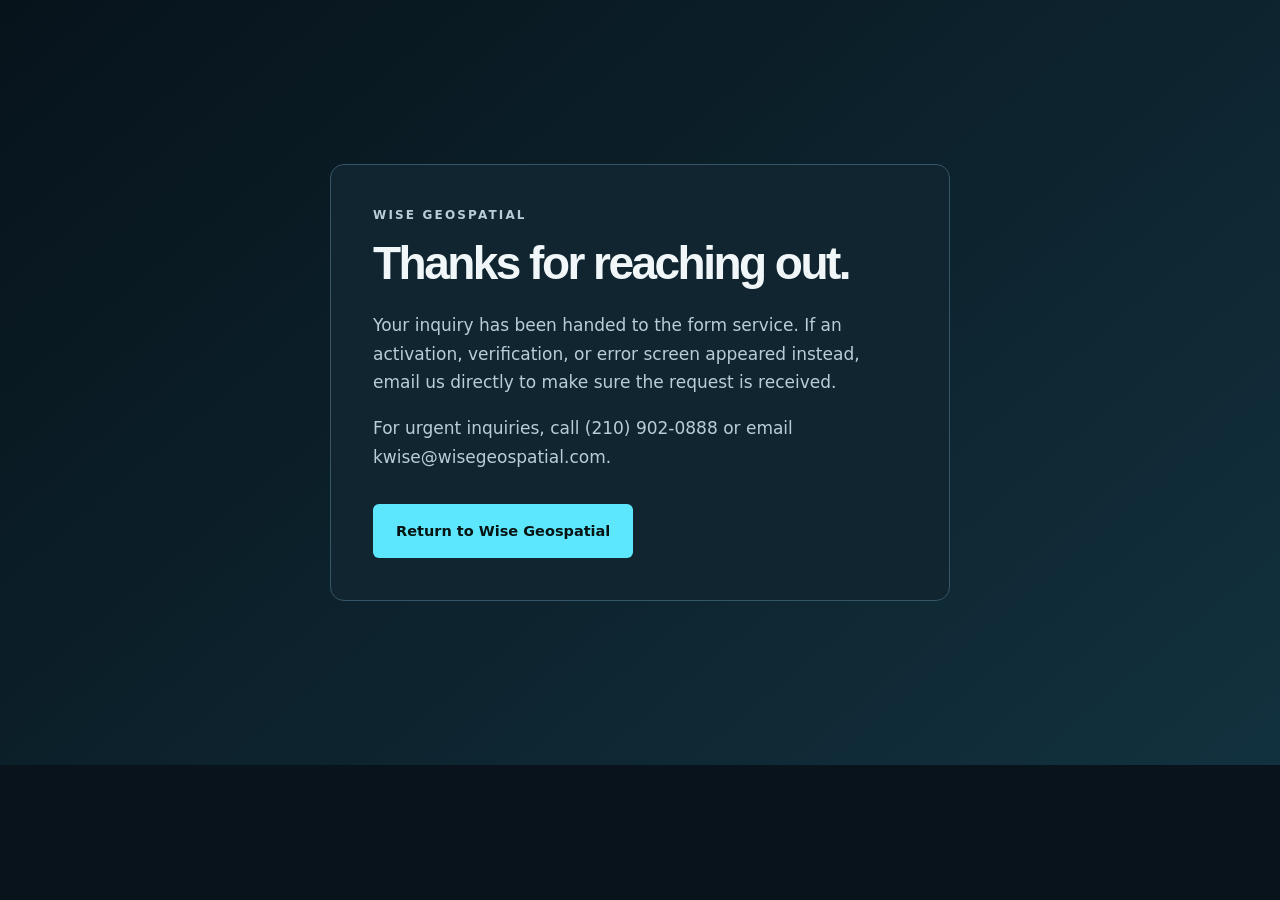
<file: thanks.html>
<!doctype html><html lang="en"><head><meta charset="utf-8"><meta name="viewport" content="width=device-width, initial-scale=1"><meta name="robots" content="noindex, follow"><meta name="theme-color" content="#08131b"><title>Project Inquiry | Wise Geospatial</title><link rel="stylesheet" href="styles.css?v=direct-inquiries-20261028-v2"><style>.thanks-shell{min-height:85vh;background:linear-gradient(140deg,#07131b,#12313e);display:grid;place-items:center;padding:30px}.thanks-card{max-width:620px;padding:42px;border:1px solid #345666;border-radius:14px;background:#102530;color:#f1f7f9}.thanks-card h1{font-size:clamp(30px,5vw,46px)}.thanks-card p{color:#b7ced6}.thanks-card .btn{margin-top:16px}@media(max-width:560px){.thanks-card{padding:24px}}</style></head><body><main class="thanks-shell"><div class="thanks-card"><p class="eyebrow">WISE GEOSPATIAL</p><h1>Thanks for reaching out.</h1><p>Your inquiry has been handed to the form service. If an activation, verification, or error screen appeared instead, email us directly to make sure the request is received.</p><p>For urgent inquiries, call <a href="tel:+12109020888">(210) 902-0888</a> or email <a href="mailto:kwise@wisegeospatial.com">kwise@wisegeospatial.com</a>.</p><a class="btn primary" href="index.html">Return to Wise Geospatial</a></div></main><script async src="https://www.googletagmanager.com/gtag/js?id=G-041DCY5B3D"></script><script>
window.dataLayer=window.dataLayer||[];function gtag(){dataLayer.push(arguments);}gtag('js',new Date());gtag('config','G-041DCY5B3D');
try {const raw=sessionStorage.getItem('wg_project_form_attempt');if(raw){sessionStorage.removeItem('wg_project_form_attempt');const details=JSON.parse(raw);if(Date.now()-details.timestamp<3600000){gtag('event','project_form_redirect',{service_page:details.service_page||'unknown',project_type:details.project_type||'unknown'});}}}catch(_){}
</script></body></html>
</file>
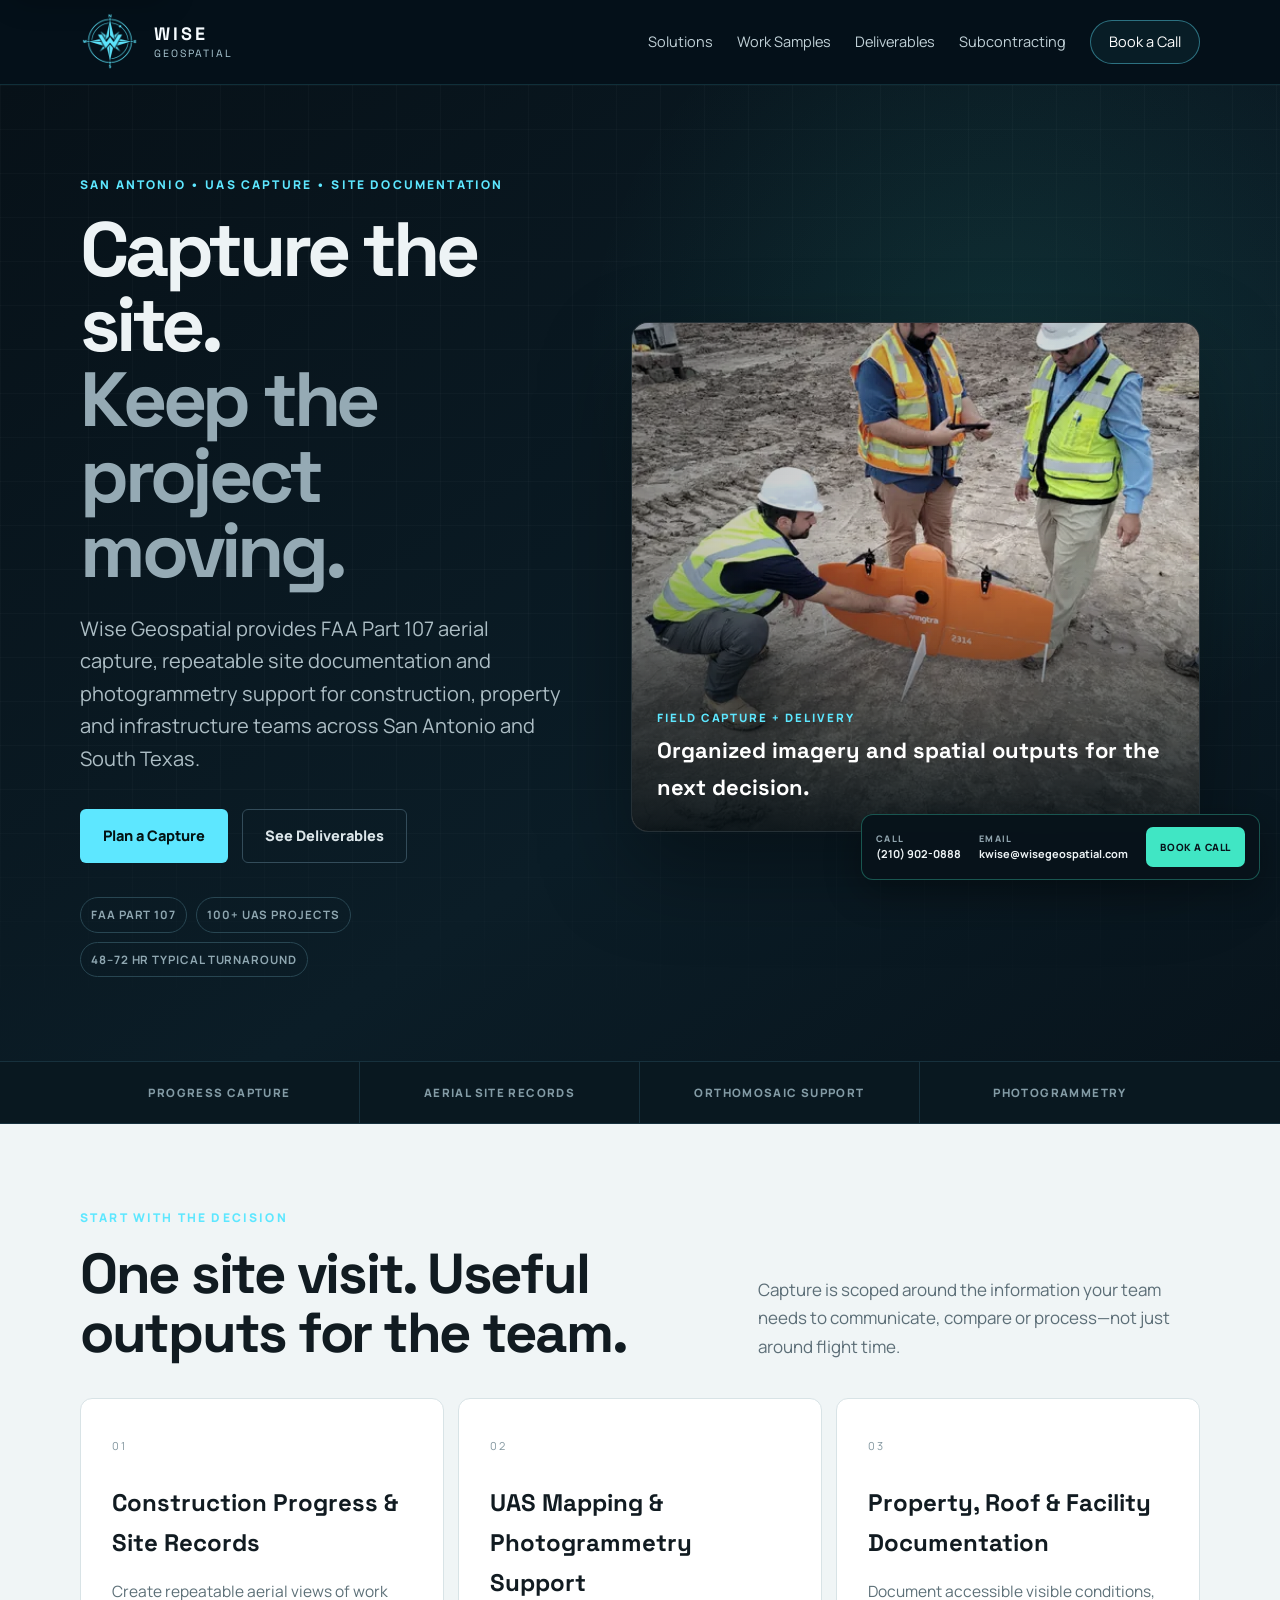
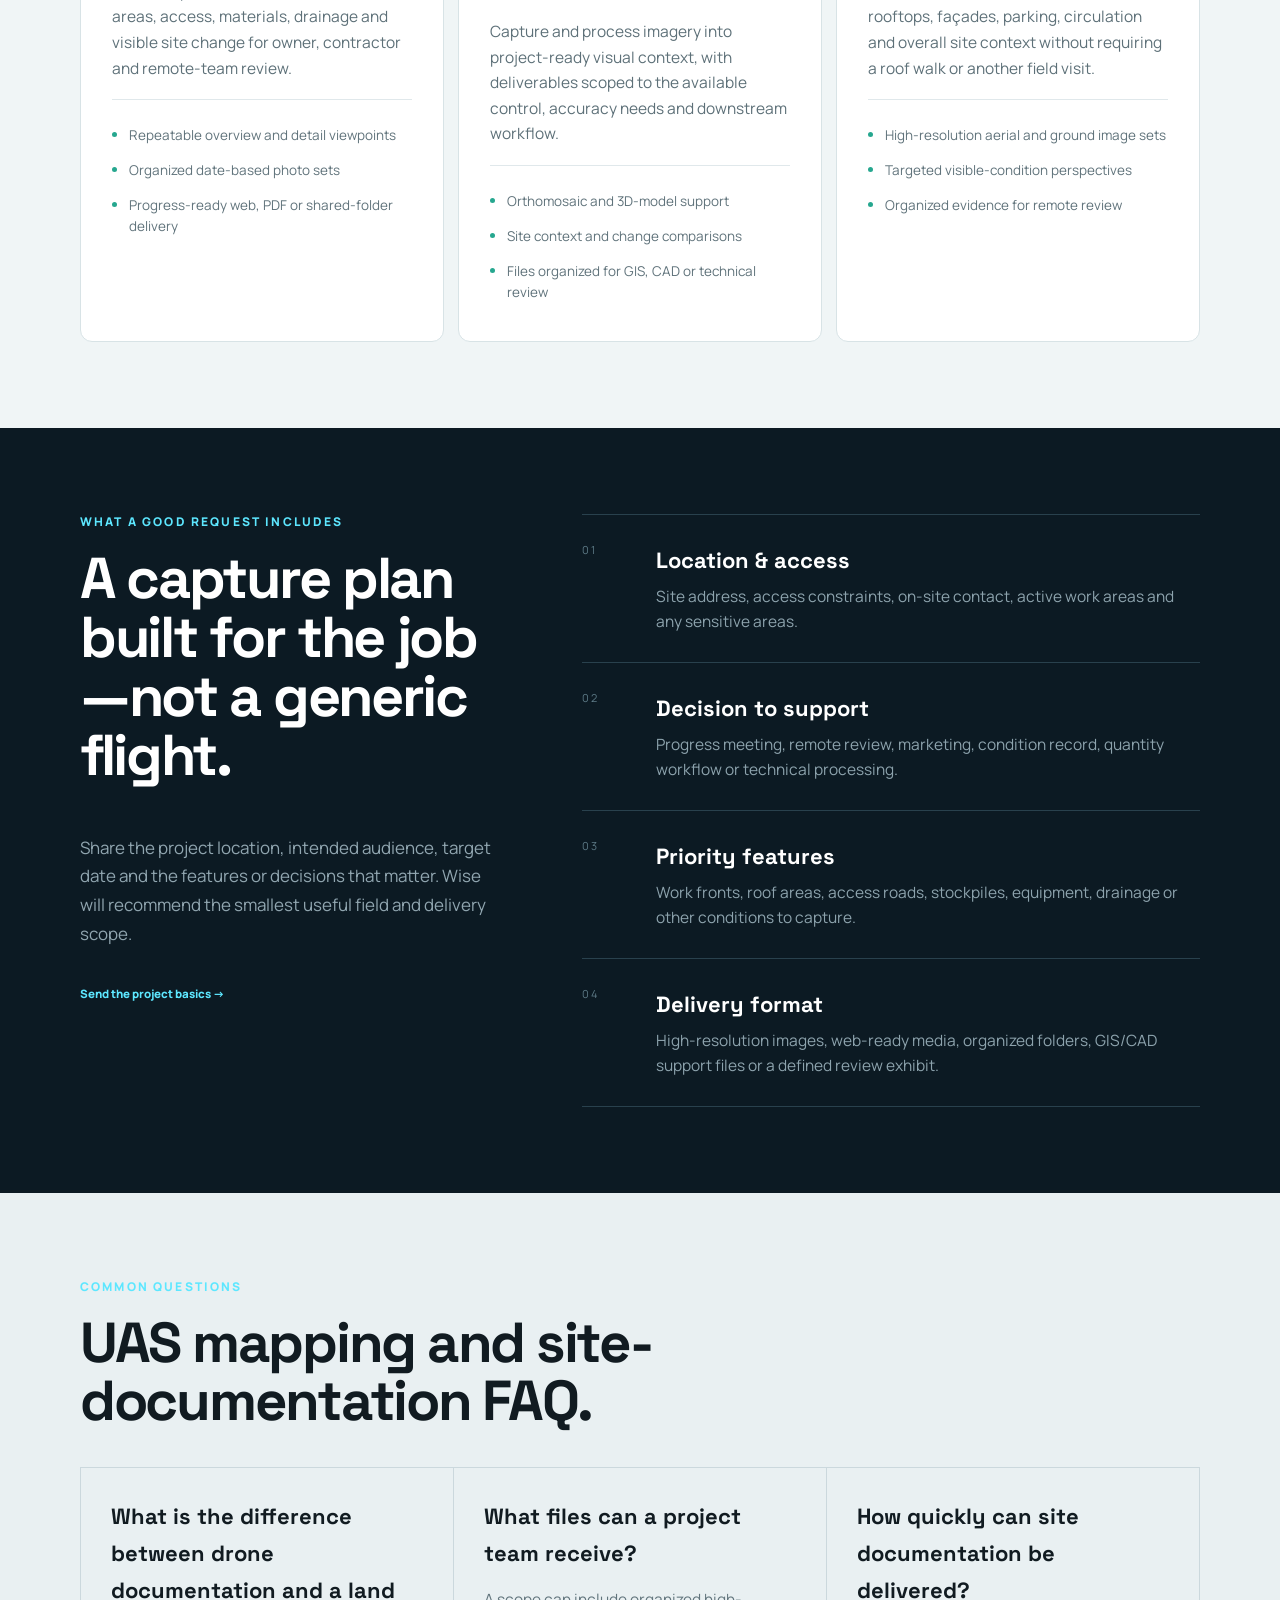
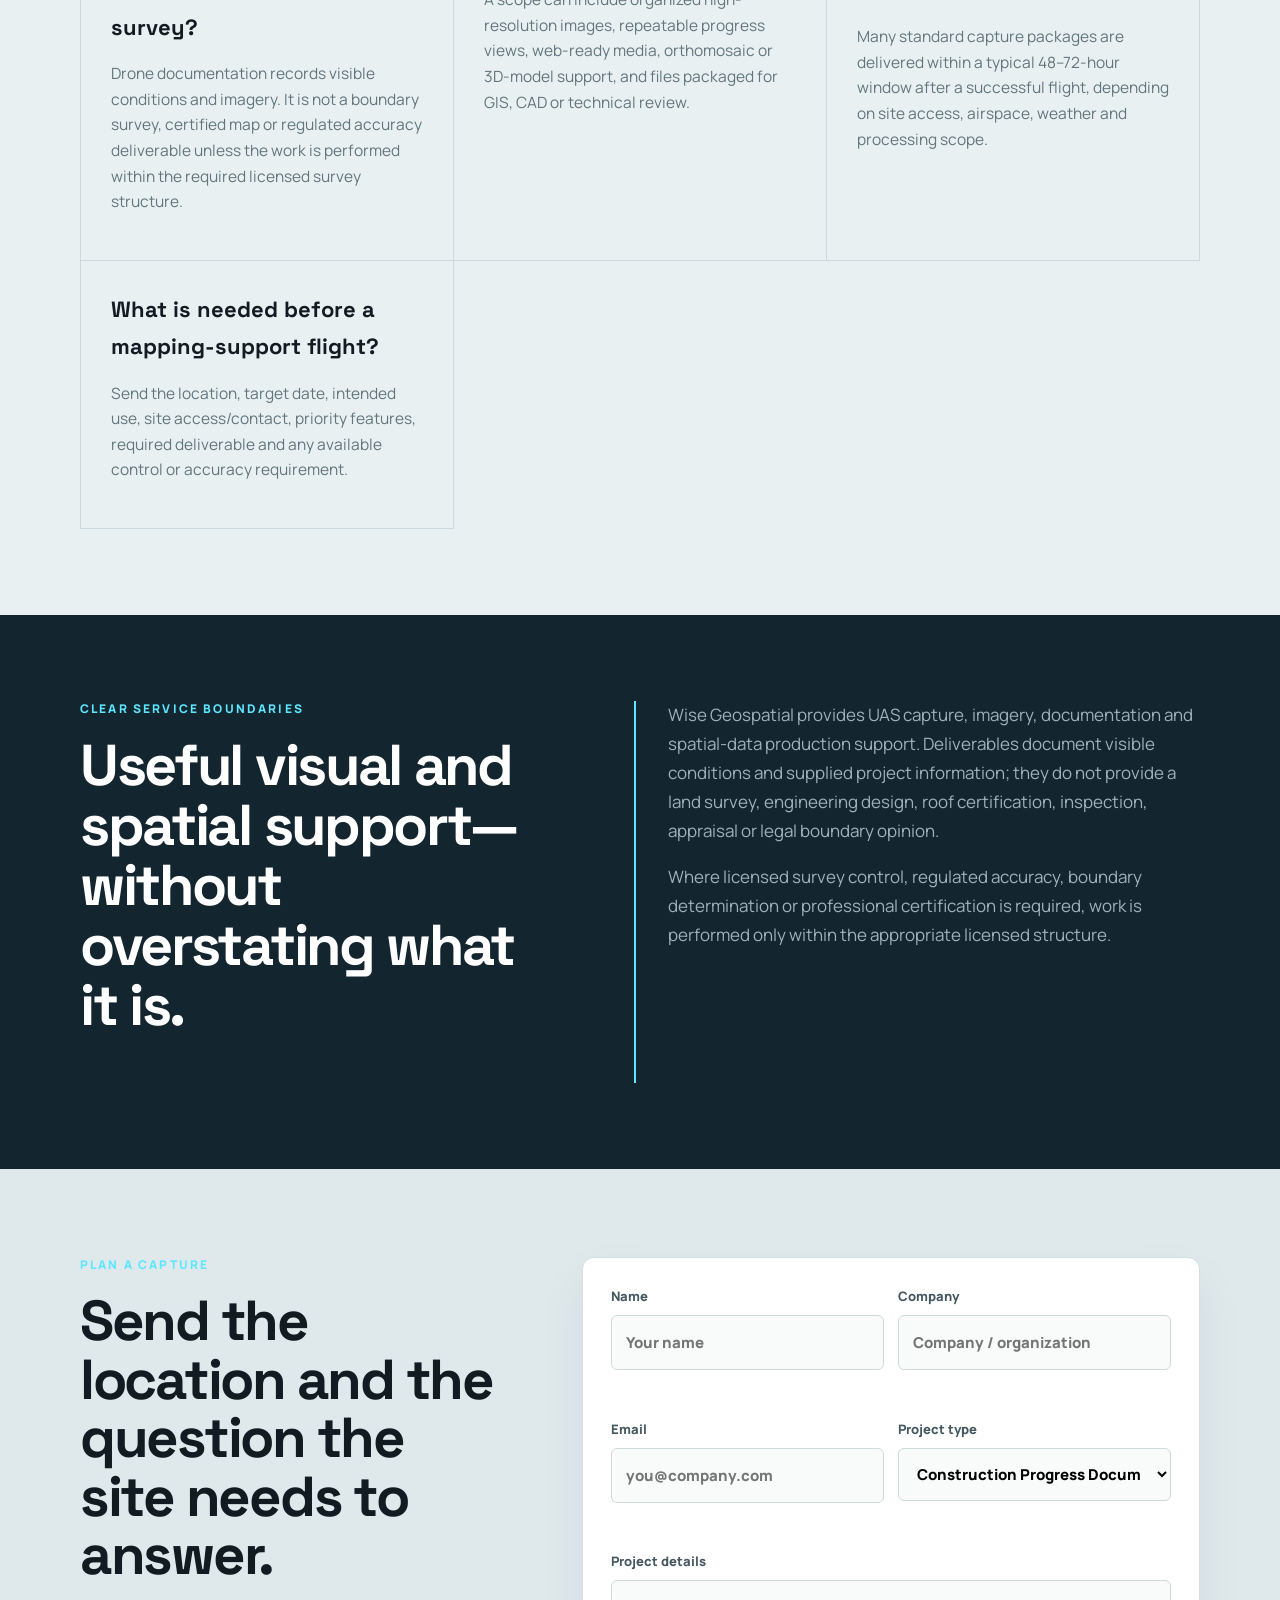
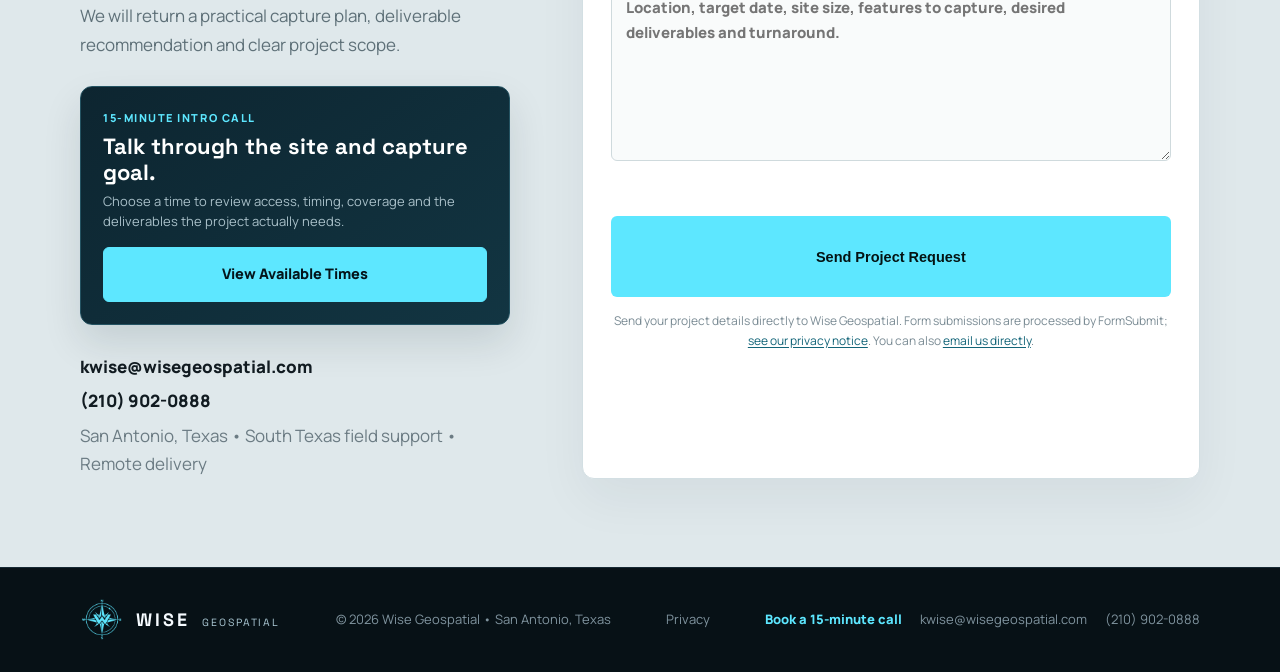
<file: uas-mapping-and-site-documentation.html>
<!doctype html>
<html lang="en">
<head>
  <meta charset="utf-8" />
  <meta name="viewport" content="width=device-width, initial-scale=1" />
  <meta name="description" content="San Antonio UAS mapping support, drone site documentation, aerial progress capture and photogrammetry for construction, property and infrastructure teams." />
  <meta name="theme-color" content="#08131b" />
  <meta name="robots" content="index, follow" />
  <link rel="canonical" href="https://wise-geospatial.com/uas-mapping-and-site-documentation.html" />
  <meta property="og:type" content="website" />
  <meta property="og:site_name" content="Wise Geospatial" />
  <meta property="og:title" content="UAS Mapping & Site Documentation in San Antonio | Wise Geospatial" />
  <meta property="og:description" content="Aerial site documentation, UAS mapping support, progress capture and photogrammetry for San Antonio project teams." />
  <meta property="og:url" content="https://wise-geospatial.com/uas-mapping-and-site-documentation.html" />
  <meta property="og:image" content="https://wise-geospatial.com/assets/wise-uas-field-capture.jpg" />
  <meta name="twitter:card" content="summary_large_image" />
  <meta name="twitter:title" content="UAS Mapping & Site Documentation in San Antonio | Wise Geospatial" />
  <meta name="twitter:description" content="Aerial site documentation, UAS mapping support, progress capture and photogrammetry for San Antonio project teams." />
  <meta name="twitter:image" content="https://wise-geospatial.com/assets/wise-uas-field-capture.jpg" />
  <title>UAS Mapping & Site Documentation in San Antonio | Wise Geospatial</title>
  <link rel="preconnect" href="https://fonts.googleapis.com">
  <link rel="preconnect" href="https://fonts.gstatic.com" crossorigin>
  <link href="https://fonts.googleapis.com/css2?family=Manrope:wght@400;500;600;700;800&family=Space+Grotesk:wght@500;600;700&display=swap" rel="stylesheet">
  <link rel="stylesheet" href="styles.css?v=direct-inquiries-20261028-v2" />
  <script async src="https://www.googletagmanager.com/gtag/js?id=G-041DCY5B3D"></script>
  <script>window.dataLayer=window.dataLayer||[];function gtag(){dataLayer.push(arguments);}gtag('js',new Date());gtag('config','G-041DCY5B3D');</script>
</head>
<body class="property-guide-page" data-service-page="uas_mapping_site_documentation">
<a class="skip-link" href="#main-content">Skip to main content</a>
<header class="site-header" id="top"><div class="container nav-wrap">
  <a class="brand" href="index.html" aria-label="Wise Geospatial home"><span class="brand-mark" aria-hidden="true"><img src="assets/wise-geospatial-compass-orbit-logo.png" alt="" width="46" height="46" /></span><span><strong>WISE</strong><small>GEOSPATIAL</small></span></a>
  <nav class="nav" id="primary-navigation" aria-label="Primary navigation"><a href="index.html#services">Solutions</a><a href="work-samples.html">Work Samples</a><a href="index.html#deliverables">Deliverables</a><a href="geospatial-subcontracting.html">Subcontracting</a><a href="https://calendar.app.google/kaoqQgkgv8akGxPDA" class="nav-cta booking-link" target="_blank" rel="noopener noreferrer">Book a Call</a></nav>
  <button class="menu-btn" type="button" aria-label="Open navigation" aria-controls="primary-navigation" aria-expanded="false"><span aria-hidden="true">☰</span></button>
</div></header>

<main id="main-content">
  <section class="property-hero"><div class="property-grid-overlay"></div><div class="container property-hero-grid">
    <div class="property-hero-copy"><p class="eyebrow">SAN ANTONIO • UAS CAPTURE • SITE DOCUMENTATION</p><h1>Capture the site.<br><span>Keep the project moving.</span></h1><p>Wise Geospatial provides FAA Part 107 aerial capture, repeatable site documentation and photogrammetry support for construction, property and infrastructure teams across San Antonio and South Texas.</p><div class="hero-actions"><a class="btn primary" href="#quote">Plan a Capture</a><a class="btn ghost" href="#deliverables">See Deliverables</a></div><div class="property-proof"><span>FAA Part 107</span><span>100+ UAS projects</span><span>48–72 hr typical turnaround</span></div></div>
    <div class="property-hero-visual"><img class="property-hero-image" src="assets/wise-uas-field-capture.jpg" srcset="assets/wise-uas-field-capture-640.webp 640w, assets/wise-uas-field-capture-1280.webp 1280w" sizes="(max-width:760px) 100vw, 50vw" onerror="this.onerror=null;this.removeAttribute('srcset');this.src='assets/wise-uas-field-capture.jpg'" alt="Survey field crew preparing a fixed-wing UAS for site capture" width="2048" height="1536" fetchpriority="high"><div class="property-hero-scrim"></div><div class="property-hero-kicker"><span>FIELD CAPTURE + DELIVERY</span><strong>Organized imagery and spatial outputs for the next decision.</strong></div></div>
  </div></section>
  <section class="property-brief-strip"><div class="container"><span>PROGRESS CAPTURE</span><span>AERIAL SITE RECORDS</span><span>ORTHOMOSAIC SUPPORT</span><span>PHOTOGRAMMETRY</span></div></section>

  <section class="section energy-fit" id="deliverables"><div class="container"><div class="section-head split"><div><p class="eyebrow">START WITH THE DECISION</p><h2>One site visit. Useful outputs for the team.</h2></div><p>Capture is scoped around the information your team needs to communicate, compare or process—not just around flight time.</p></div><div class="energy-use-grid">
    <article><span>01</span><h3>Construction Progress &amp; Site Records</h3><p>Create repeatable aerial views of work areas, access, materials, drainage and visible site change for owner, contractor and remote-team review.</p><ul><li>Repeatable overview and detail viewpoints</li><li>Organized date-based photo sets</li><li>Progress-ready web, PDF or shared-folder delivery</li></ul></article>
    <article><span>02</span><h3>UAS Mapping &amp; Photogrammetry Support</h3><p>Capture and process imagery into project-ready visual context, with deliverables scoped to the available control, accuracy needs and downstream workflow.</p><ul><li>Orthomosaic and 3D-model support</li><li>Site context and change comparisons</li><li>Files organized for GIS, CAD or technical review</li></ul></article>
    <article><span>03</span><h3>Property, Roof &amp; Facility Documentation</h3><p>Document accessible visible conditions, rooftops, façades, parking, circulation and overall site context without requiring a roof walk or another field visit.</p><ul><li>High-resolution aerial and ground image sets</li><li>Targeted visible-condition perspectives</li><li>Organized evidence for remote review</li></ul></article>
  </div></div></section>

  <section class="section map-pack"><div class="container map-pack-grid"><div class="map-pack-intro"><p class="eyebrow">WHAT A GOOD REQUEST INCLUDES</p><h2>A capture plan built for the job—not a generic flight.</h2><p>Share the project location, intended audience, target date and the features or decisions that matter. Wise will recommend the smallest useful field and delivery scope.</p><a class="text-link" href="#quote">Send the project basics →</a></div><div class="deliverable-list">
    <article><span>01</span><div><strong>Location &amp; access</strong><p>Site address, access constraints, on-site contact, active work areas and any sensitive areas.</p></div></article>
    <article><span>02</span><div><strong>Decision to support</strong><p>Progress meeting, remote review, marketing, condition record, quantity workflow or technical processing.</p></div></article>
    <article><span>03</span><div><strong>Priority features</strong><p>Work fronts, roof areas, access roads, stockpiles, equipment, drainage or other conditions to capture.</p></div></article>
    <article><span>04</span><div><strong>Delivery format</strong><p>High-resolution images, web-ready media, organized folders, GIS/CAD support files or a defined review exhibit.</p></div></article>
  </div></div></section>

  <section class="section energy-applications" id="faq"><div class="container"><div class="section-head"><p class="eyebrow">COMMON QUESTIONS</p><h2>UAS mapping and site-documentation FAQ.</h2></div><div class="assignment-grid">
    <article><strong>What is the difference between drone documentation and a land survey?</strong><p>Drone documentation records visible conditions and imagery. It is not a boundary survey, certified map or regulated accuracy deliverable unless the work is performed within the required licensed survey structure.</p></article>
    <article><strong>What files can a project team receive?</strong><p>A scope can include organized high-resolution images, repeatable progress views, web-ready media, orthomosaic or 3D-model support, and files packaged for GIS, CAD or technical review.</p></article>
    <article><strong>How quickly can site documentation be delivered?</strong><p>Many standard capture packages are delivered within a typical 48–72-hour window after a successful flight, depending on site access, airspace, weather and processing scope.</p></article>
    <article><strong>What is needed before a mapping-support flight?</strong><p>Send the location, target date, intended use, site access/contact, priority features, required deliverable and any available control or accuracy requirement.</p></article>
  </div></div></section>

  <section class="section boundary-section"><div class="container boundary-grid"><div><p class="eyebrow">CLEAR SERVICE BOUNDARIES</p><h2>Useful visual and spatial support—without overstating what it is.</h2></div><div><p>Wise Geospatial provides UAS capture, imagery, documentation and spatial-data production support. Deliverables document visible conditions and supplied project information; they do not provide a land survey, engineering design, roof certification, inspection, appraisal or legal boundary opinion.</p><p>Where licensed survey control, regulated accuracy, boundary determination or professional certification is required, work is performed only within the appropriate licensed structure.</p></div></div></section>

  <section class="section quote property-quote" id="quote"><div class="container quote-grid"><div><p class="eyebrow">PLAN A CAPTURE</p><h2>Send the location and the question the site needs to answer.</h2><p>We will return a practical capture plan, deliverable recommendation and clear project scope.</p><div class="booking-card"><span>15-MINUTE INTRO CALL</span><strong>Talk through the site and capture goal.</strong><small>Choose a time to review access, timing, coverage and the deliverables the project actually needs.</small><a class="btn calendar-btn booking-link" href="https://calendar.app.google/kaoqQgkgv8akGxPDA" target="_blank" rel="noopener noreferrer">View Available Times</a></div><div class="contact-block"><a href="mailto:kwise@wisegeospatial.com">kwise@wisegeospatial.com</a><a href="tel:+12109020888">(210) 902-0888</a><span>San Antonio, Texas • South Texas field support • Remote delivery</span></div></div><form id="quoteForm" method="POST" action="https://formsubmit.co/kwise@wisegeospatial.com" aria-describedby="form-help"><input type="hidden" name="_subject" value="Wise Geospatial — New Project Inquiry"><input type="hidden" name="_next" value="https://wise-geospatial.com/thanks.html"><input type="hidden" name="_template" value="table"><input type="hidden" name="_url" value="https://wise-geospatial.com/uas-mapping-and-site-documentation.html"><label class="form-honeypot" style="display:none" aria-hidden="true">Leave this empty<input type="text" name="_honey" tabindex="-1" autocomplete="off"></label><label>Name<input name="name" autocomplete="name" required placeholder="Your name"></label><label>Company<input name="company" autocomplete="organization" placeholder="Company / organization"></label><label>Email<input name="email" type="email" autocomplete="email" required placeholder="you@company.com"></label><label>Project type<select name="type" required><option>Construction Progress Documentation</option><option>UAS Mapping / Photogrammetry Support</option><option>Aerial Site Documentation</option><option>Property / Roof / Facility Documentation</option><option>Other / Recommend a Scope</option></select></label><label class="full">Project details<textarea name="details" required rows="6" placeholder="Location, target date, site size, features to capture, desired deliverables and turnaround."></textarea></label><button class="btn primary full" type="submit">Send Project Request</button><p class="form-note full" id="form-help">Send your project details directly to Wise Geospatial. Form submissions are processed by FormSubmit; <a href="privacy.html">see our privacy notice</a>. You can also <a href="mailto:kwise@wisegeospatial.com">email us directly</a>.</p><p class="form-status full" role="status" aria-live="polite"></p></form></div></section>
</main>

<footer><div class="container footer-wrap"><a class="brand footer-brand" href="index.html" aria-label="Wise Geospatial home"><strong>WISE</strong><small>GEOSPATIAL</small></a><div>© <span id="year"></span> Wise Geospatial • San Antonio, Texas</div><div><a href="privacy.html">Privacy</a></div><div class="footer-contact"><a class="booking-link" href="https://calendar.app.google/kaoqQgkgv8akGxPDA" target="_blank" rel="noopener noreferrer">Book a 15-minute call</a><a href="mailto:kwise@wisegeospatial.com">kwise@wisegeospatial.com</a><a href="tel:+12109020888">(210) 902-0888</a></div></div></footer>
<script type="application/ld+json">{"@context":"https://schema.org","@graph":[{"@type":"Service","name":"UAS Mapping and Site Documentation","description":"FAA Part 107 aerial capture, drone site documentation, construction progress capture and photogrammetry support for San Antonio project teams.","url":"https://wise-geospatial.com/uas-mapping-and-site-documentation.html","provider":{"@type":"ProfessionalService","name":"Wise Geospatial","url":"https://wise-geospatial.com/"},"areaServed":[{"@type":"City","name":"San Antonio"},{"@type":"AdministrativeArea","name":"Texas"}],"serviceType":["UAS mapping support","Aerial site documentation","Construction progress capture","Photogrammetry support","Property documentation"]},{"@type":"BreadcrumbList","itemListElement":[{"@type":"ListItem","position":1,"name":"Home","item":"https://wise-geospatial.com/"},{"@type":"ListItem","position":2,"name":"UAS Mapping and Site Documentation","item":"https://wise-geospatial.com/uas-mapping-and-site-documentation.html"}]},{"@type":"FAQPage","mainEntity":[{"@type":"Question","name":"What is the difference between drone documentation and a land survey?","acceptedAnswer":{"@type":"Answer","text":"Drone documentation records visible conditions and imagery. It is not a boundary survey, certified map or regulated accuracy deliverable unless the work is performed within the required licensed survey structure."}},{"@type":"Question","name":"What files can a project team receive?","acceptedAnswer":{"@type":"Answer","text":"A scope can include organized high-resolution images, repeatable progress views, web-ready media, orthomosaic or 3D-model support, and files packaged for GIS, CAD or technical review."}},{"@type":"Question","name":"How quickly can site documentation be delivered?","acceptedAnswer":{"@type":"Answer","text":"Many standard capture packages are delivered within a typical 48–72-hour window after a successful flight, depending on site access, airspace, weather and processing scope."}},{"@type":"Question","name":"What is needed before a mapping-support flight?","acceptedAnswer":{"@type":"Answer","text":"Send the location, target date, intended use, site access/contact, priority features, required deliverable and any available control or accuracy requirement."}}]}]}</script>
<script src="script.js?v=subcontracting-20261028"></script>
</body>
</html>
</file>
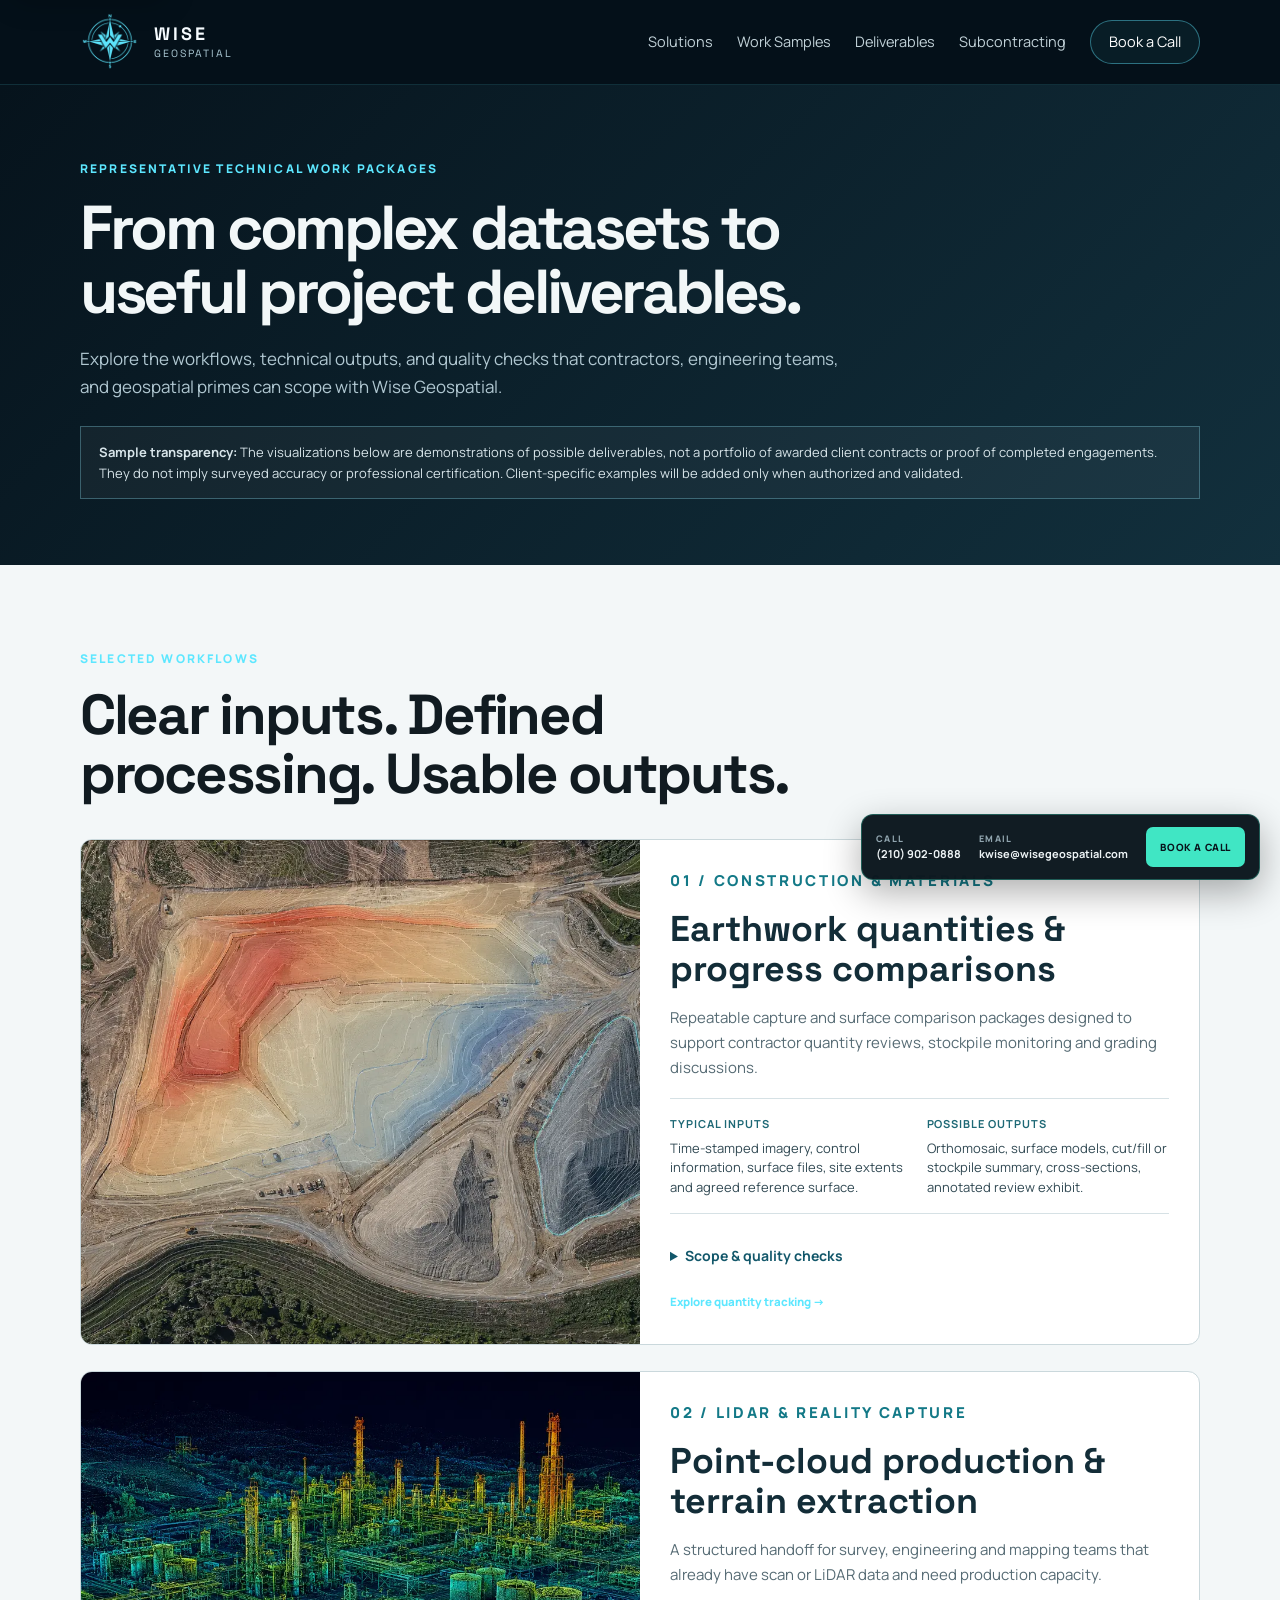
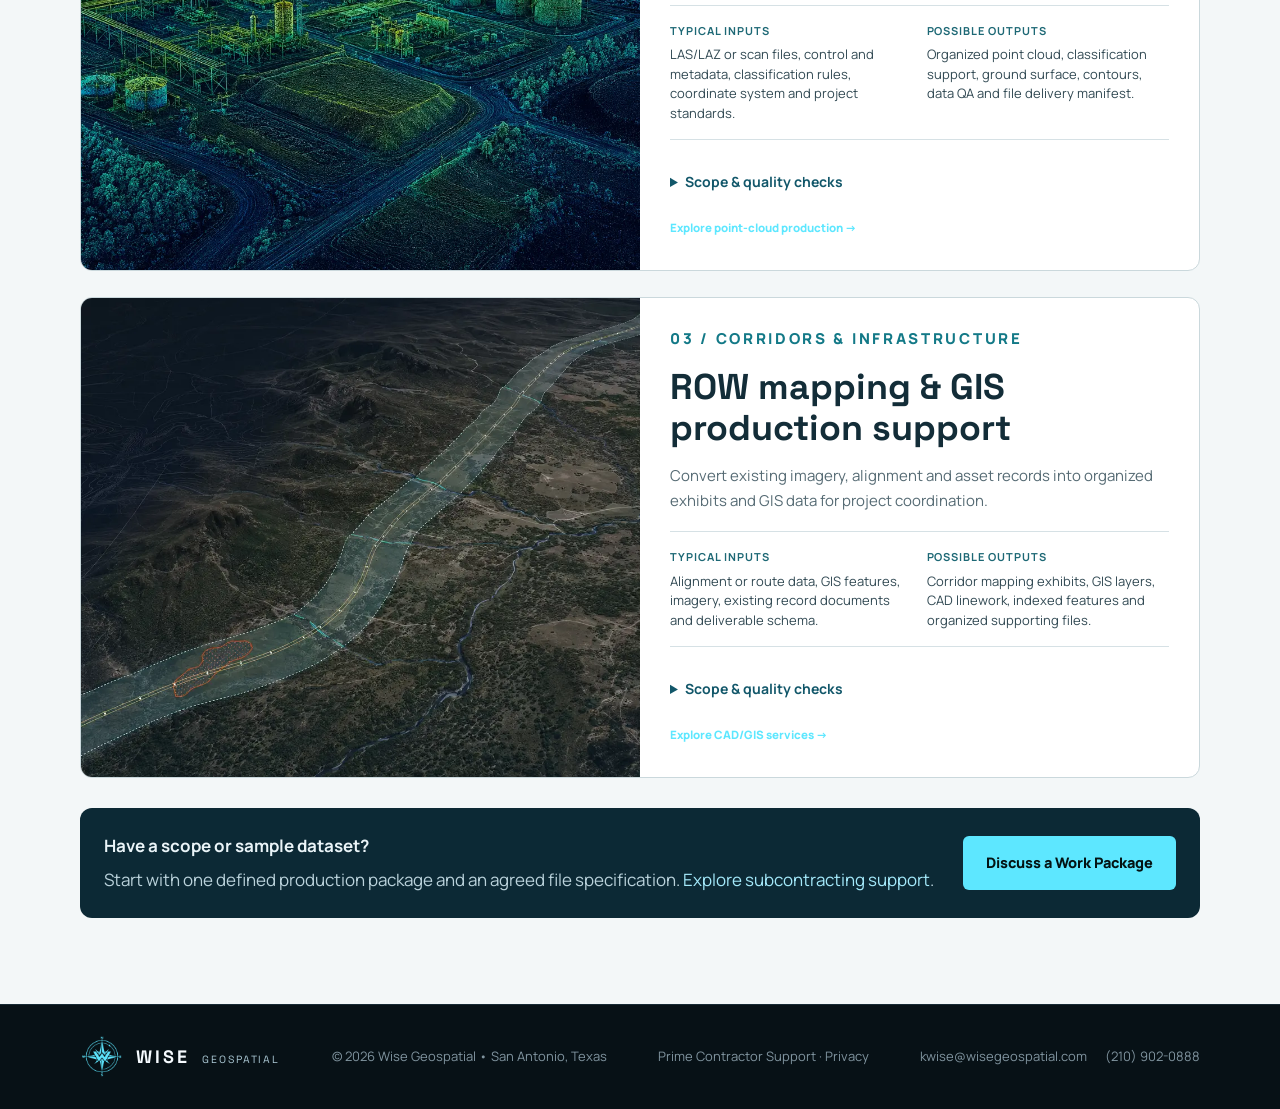
<file: work-samples.html>
<!doctype html>
<html lang="en">
<head>
<meta charset="utf-8"><meta name="viewport" content="width=device-width, initial-scale=1">
<meta name="description" content="Review representative geospatial production workflows from Wise Geospatial: earthwork quantities, LiDAR point clouds, corridor mapping, and the technical files supplied to contractors and engineering teams.">
<meta name="robots" content="index, follow"><meta name="theme-color" content="#08131b">
<link rel="canonical" href="https://wise-geospatial.com/work-samples.html">
<meta property="og:type" content="website"><meta property="og:site_name" content="Wise Geospatial">
<meta property="og:title" content="Geospatial Production Work Samples | Wise Geospatial">
<meta property="og:description" content="See how earthwork, LiDAR and corridor datasets become practical, QA-ready technical deliverables.">
<meta property="og:url" content="https://wise-geospatial.com/work-samples.html">
<meta property="og:image" content="https://wise-geospatial.com/assets/demo-earthwork-volumes.webp">
<meta name="twitter:card" content="summary_large_image">
<title>Geospatial Production Work Samples | Wise Geospatial</title>
<link rel="preconnect" href="https://fonts.googleapis.com">
<link rel="preconnect" href="https://fonts.gstatic.com" crossorigin>
<link href="https://fonts.googleapis.com/css2?family=Manrope:wght@400;500;600;700;800&family=Space+Grotesk:wght@500;600;700&display=swap" rel="stylesheet">
<link rel="stylesheet" href="styles.css?v=direct-inquiries-20261028-v2">
<style>
.sample-hero{background:linear-gradient(135deg,#06131c,#12303d);color:#f2f7f8;padding:76px 0 66px}
.sample-hero h1{max-width:840px;font-size:clamp(36px,5vw,62px);line-height:1.04;margin:0 0 20px}
.sample-hero p:not(.eyebrow){color:#b1c8d2;max-width:770px}
.sample-notice{margin-top:24px;padding:15px 18px;border:1px solid rgba(130,210,226,.35);background:rgba(255,255,255,.045);font-size:13px;line-height:1.6;color:#d7e4e9}
.sample-stack{display:grid;gap:26px}
.sample-work{display:grid;grid-template-columns:minmax(0,1fr) minmax(0,1fr);overflow:hidden;background:#fff;border:1px solid #cad8dc;border-radius:12px}
.sample-work>img{width:100%;height:100%;min-height:330px;object-fit:cover;background:#0a1d27}
.sample-body{padding:30px}
.sample-body h2{font-size:clamp(25px,2.8vw,36px);line-height:1.12;margin:8px 0 12px;color:#132d38}
.sample-body p{color:#566b74;font-size:15px}
.sample-body .eyebrow{color:#137987}
.sample-flow{display:grid;grid-template-columns:1fr 1fr;gap:14px;padding:16px 0;border-top:1px solid #d6e1e5;border-bottom:1px solid #d6e1e5;margin:18px 0}
.sample-flow strong,.sample-flow span{display:block}
.sample-flow strong{font-size:11px;letter-spacing:.09em;color:#1d6875;text-transform:uppercase}
.sample-flow span{font-size:13px;line-height:1.5;color:#314953;margin-top:5px}
.sample-body details{font-size:14px;padding:12px 0}
.sample-body summary{color:#12576a;cursor:pointer;font-weight:700}
.sample-body details p{margin:9px 0 0}
.sample-body a.text-link{display:inline-block;margin-top:12px}
.sample-contact{margin-top:30px;display:flex;align-items:center;justify-content:space-between;gap:18px;background:#0c2935;color:#eaf4f8;border-radius:12px;padding:24px}
.sample-contact p{margin:5px 0 0;color:#bad2db}
.sample-contact .btn{white-space:nowrap}
@media(max-width:760px){.sample-hero{padding:36px 0}.sample-hero h1{font-size:36px}.sample-work{grid-template-columns:1fr}.sample-work>img{min-height:0;height:190px}.sample-body{padding:19px}.sample-flow{gap:9px}.sample-flow span{font-size:12px}.sample-contact{flex-direction:column;align-items:stretch;padding:18px}.sample-contact .btn{width:100%}}
</style>
</head>
<body data-service-page="work_samples">
<a class="skip-link" href="#main-content">Skip to main content</a>
<header class="site-header" id="top"><div class="container nav-wrap">
<a class="brand" href="index.html" aria-label="Wise Geospatial home"><span class="brand-mark" aria-hidden="true"><img src="assets/wise-geospatial-compass-orbit-logo.png" alt="" width="46" height="46"></span><span><strong>WISE</strong><small>GEOSPATIAL</small></span></a>
<nav class="nav" id="primary-navigation" aria-label="Primary navigation"><a href="index.html#services">Solutions</a><a href="work-samples.html" aria-current="page">Work Samples</a><a href="index.html#deliverables">Deliverables</a><a href="geospatial-subcontracting.html">Subcontracting</a><a href="https://calendar.app.google/kaoqQgkgv8akGxPDA" class="nav-cta booking-link" target="_blank" rel="noopener noreferrer">Book a Call</a></nav>
<button class="menu-btn" type="button" aria-label="Open navigation" aria-controls="primary-navigation" aria-expanded="false"><span aria-hidden="true">☰</span></button>
</div></header>
<main id="main-content">
<section class="sample-hero"><div class="container"><p class="eyebrow">REPRESENTATIVE TECHNICAL WORK PACKAGES</p><h1>From complex datasets to useful project deliverables.</h1><p>Explore the workflows, technical outputs, and quality checks that contractors, engineering teams, and geospatial primes can scope with Wise Geospatial.</p><div class="sample-notice"><strong>Sample transparency:</strong> The visualizations below are demonstrations of possible deliverables, not a portfolio of awarded client contracts or proof of completed engagements. They do not imply surveyed accuracy or professional certification. Client-specific examples will be added only when authorized and validated.</div></div></section>
<section class="section" id="samples"><div class="container">
<div class="section-head"><p class="eyebrow">SELECTED WORKFLOWS</p><h2>Clear inputs. Defined processing. Usable outputs.</h2></div>
<div class="sample-stack">
<article class="sample-work" id="earthwork"><img src="assets/demo-earthwork-volumes.webp" alt="Illustrative orthophoto with cut-fill regions and stockpile surface outlines" width="1280" height="853" loading="lazy" decoding="async"><div class="sample-body"><p class="eyebrow">01 / CONSTRUCTION &amp; MATERIALS</p><h2>Earthwork quantities &amp; progress comparisons</h2><p>Repeatable capture and surface comparison packages designed to support contractor quantity reviews, stockpile monitoring and grading discussions.</p><div class="sample-flow"><div><strong>Typical inputs</strong><span>Time-stamped imagery, control information, surface files, site extents and agreed reference surface.</span></div><div><strong>Possible outputs</strong><span>Orthomosaic, surface models, cut/fill or stockpile summary, cross-sections, annotated review exhibit.</span></div></div><details><summary>Scope &amp; quality checks</summary><p>Align measurement limits, units, coordinate basis, source dates, surface boundaries, voids and exclusions before calculation. Quantities are for agreed project support uses, not a substitute for independent professional certification.</p></details><a class="text-link" href="construction-quantity-tracking.html">Explore quantity tracking →</a></div></article>
<article class="sample-work" id="lidar"><img src="assets/demo-lidar-industrial.webp" alt="Illustrative industrial LiDAR point cloud visualization" width="1280" height="853" loading="lazy" decoding="async"><div class="sample-body"><p class="eyebrow">02 / LIDAR &amp; REALITY CAPTURE</p><h2>Point-cloud production &amp; terrain extraction</h2><p>A structured handoff for survey, engineering and mapping teams that already have scan or LiDAR data and need production capacity.</p><div class="sample-flow"><div><strong>Typical inputs</strong><span>LAS/LAZ or scan files, control and metadata, classification rules, coordinate system and project standards.</span></div><div><strong>Possible outputs</strong><span>Organized point cloud, classification support, ground surface, contours, data QA and file delivery manifest.</span></div></div><details><summary>Scope &amp; quality checks</summary><p>Check units, coordinate reference, extents, point density, classification exceptions and completeness. Registration and accuracy requirements must be agreed with the licensed or responsible project team where applicable.</p></details><a class="text-link" href="point-cloud-processing.html">Explore point-cloud production →</a></div></article>
<article class="sample-work" id="corridors"><img src="assets/demo-row-corridor.webp" alt="Illustrative utility right-of-way corridor mapping visualization" width="1280" height="853" loading="lazy" decoding="async"><div class="sample-body"><p class="eyebrow">03 / CORRIDORS &amp; INFRASTRUCTURE</p><h2>ROW mapping &amp; GIS production support</h2><p>Convert existing imagery, alignment and asset records into organized exhibits and GIS data for project coordination.</p><div class="sample-flow"><div><strong>Typical inputs</strong><span>Alignment or route data, GIS features, imagery, existing record documents and deliverable schema.</span></div><div><strong>Possible outputs</strong><span>Corridor mapping exhibits, GIS layers, CAD linework, indexed features and organized supporting files.</span></div></div><details><summary>Scope &amp; quality checks</summary><p>Document source provenance, coordinate systems, feature attributes, discrepancies and items requiring field or professional verification. Mapping support does not establish property boundaries or legal rights.</p></details><a class="text-link" href="cad-gis-production-support.html">Explore CAD/GIS services →</a></div></article>
</div>
<div class="sample-contact"><div><strong>Have a scope or sample dataset?</strong><p>Start with one defined production package and an agreed file specification. <a href="geospatial-subcontracting.html" style="color:#a4e9fa">Explore subcontracting support</a>.</p></div><a class="btn primary" href="index.html#quote">Discuss a Work Package</a></div>
</div></section>
</main>
<footer><div class="container footer-wrap"><a class="brand footer-brand" href="index.html"><strong>WISE</strong><small>GEOSPATIAL</small></a><div>© <span id="year">2026</span> Wise Geospatial • San Antonio, Texas</div><div><a href="federal-contracting.html">Prime Contractor Support</a> · <a href="privacy.html">Privacy</a></div><div class="footer-contact"><a href="mailto:kwise@wisegeospatial.com">kwise@wisegeospatial.com</a><a href="tel:+12109020888">(210) 902-0888</a></div></div></footer>
<script src="script.js?v=subcontracting-20261028"></script>
</body></html>
</file>
<file: styles.css>
:root{--ink:#08131b;--ink2:#0d1c26;--panel:#102531;--line:#223844;--text:#edf3f5;--muted:#91a5af;--aqua:#40e6c4;--blue:#6eb7ff;--paper:#f3f7f8;--dark:#111b21;--soft:#e8eef1}*{box-sizing:border-box}html{scroll-behavior:smooth}body{margin:0;font-family:Manrope,system-ui,sans-serif;background:var(--ink);color:var(--text);line-height:1.6}a{color:inherit;text-decoration:none}.container{width:min(1180px,calc(100% - 42px));margin:auto}.site-header{position:sticky;top:0;z-index:20;background:rgba(8,19,27,.9);backdrop-filter:blur(16px);border-bottom:1px solid rgba(255,255,255,.06)}.nav-wrap{height:78px;display:flex;align-items:center;justify-content:space-between}.brand{display:flex;align-items:center;gap:12px;line-height:.9}.brand-mark{width:42px;height:42px;display:block}.brand-mark svg{width:100%;height:100%;fill:none;stroke:var(--aqua);stroke-width:2}.brand strong,.brand small{display:block;font-family:"Space Grotesk";letter-spacing:.14em}.brand strong{font-size:16px}.brand small{font-size:9px;color:#9cafba;margin-top:7px}.nav{display:flex;align-items:center;gap:28px;font-size:13px;color:#b8c6cd}.nav a:hover{color:#fff}.nav-cta{border:1px solid #38515f;border-radius:999px;padding:10px 16px;color:#fff!important}.menu-btn{display:none;background:none;border:0;color:#fff;font-size:25px}.hero{position:relative;overflow:hidden;padding:100px 0 84px;min-height:740px;display:flex;align-items:center;background:radial-gradient(circle at 79% 30%,rgba(64,230,196,.08),transparent 31%),linear-gradient(145deg,#071118,#0c1c26 62%,#0b1720)}.hero-grid{position:absolute;inset:0;background-image:linear-gradient(rgba(255,255,255,.024) 1px,transparent 1px),linear-gradient(90deg,rgba(255,255,255,.024) 1px,transparent 1px);background-size:42px 42px;mask-image:linear-gradient(to bottom,#000 66%,transparent)}.hero-content{position:relative;display:grid;grid-template-columns:1.05fr .95fr;gap:74px;align-items:center}.eyebrow{font-size:10.5px;font-weight:800;letter-spacing:.18em;color:var(--aqua);margin:0 0 18px}h1,h2,h3{font-family:"Space Grotesk",sans-serif;margin-top:0}h1{font-size:clamp(54px,6.4vw,88px);line-height:.98;letter-spacing:-.055em;margin-bottom:25px}h1 span{color:#96aab4}.hero-copy{font-size:18px;color:#b2c0c7;max-width:670px}.hero-actions{display:flex;gap:14px;margin:34px 0}.btn{display:inline-flex;justify-content:center;align-items:center;padding:13px 21px;border-radius:6px;font-size:13px;font-weight:800;border:1px solid transparent;cursor:pointer}.primary{background:var(--aqua);color:#041313}.ghost{border-color:#334c5a;color:#dce6ea}.credential-row{display:flex;gap:18px;flex-wrap:wrap;color:#7f96a1;font-size:10.5px;text-transform:uppercase;letter-spacing:.08em}.hero-visual{position:relative;min-height:460px;border:1px solid rgba(255,255,255,.09);border-radius:18px;background:linear-gradient(160deg,rgba(255,255,255,.055),rgba(255,255,255,.012));box-shadow:0 35px 100px rgba(0,0,0,.3);overflow:hidden}.hero-visual:after{content:"";position:absolute;inset:0;background:repeating-linear-gradient(0deg,transparent,transparent 7px,rgba(64,230,196,.026) 8px);pointer-events:none}.visual-toolbar{position:absolute;z-index:3;left:22px;right:22px;top:18px;display:flex;justify-content:space-between;color:#6f8a97;font-size:9px;letter-spacing:.15em}.live-dot{color:#79b6aa}.live-dot:before{content:"";width:6px;height:6px;background:var(--aqua);border-radius:50%;display:inline-block;margin-right:7px;box-shadow:0 0 12px rgba(64,230,196,.6)}.terrain{position:absolute;inset:52px 18px 62px;width:calc(100% - 36px);height:calc(100% - 114px)}.visual-readout{position:absolute;left:22px;right:22px;bottom:18px;display:grid;grid-template-columns:1fr 1fr;gap:20px;z-index:4}.visual-readout div{border-top:1px solid #29414d;padding-top:10px}.visual-readout small,.visual-readout strong{display:block}.visual-readout small{font-size:8px;letter-spacing:.16em;color:#617d89}.visual-readout strong{font-size:9px;letter-spacing:.08em;color:#a6bac3;margin-top:3px}.trust-strip{border-top:1px solid #18303d;border-bottom:1px solid #18303d;background:#091820}.trust-grid{display:grid;grid-template-columns:repeat(4,1fr)}.trust-grid>div{padding:25px 24px;border-right:1px solid #18303d}.trust-grid>div:last-child{border:0}.trust-grid strong{display:block;font-family:"Space Grotesk";font-size:15px;letter-spacing:.05em}.trust-grid span{font-size:11.5px;color:#78909c}.section{padding:112px 0;background:var(--paper);color:var(--dark)}.section-head{max-width:800px;margin-bottom:50px}.section-head.split{max-width:none;display:grid;grid-template-columns:1.15fr .85fr;gap:80px;align-items:end}.section-head h2,.about h2,.quote h2,.workflow h2{font-size:clamp(36px,4.4vw,60px);line-height:1.04;letter-spacing:-.04em;margin-bottom:0}.section-head>p:last-child,.section-head.split>p{color:#5c6e77;font-size:16px;margin:0}.feature-grid{display:grid;grid-template-columns:repeat(2,1fr);gap:12px}.feature{display:grid;grid-template-columns:42px 1fr;gap:14px;padding:28px;background:#fff;border:1px solid #dbe4e8;border-radius:12px;min-height:210px}.feature-primary{grid-column:1/-1;grid-template-columns:54px 1fr;background:linear-gradient(135deg,#0e202a,#102f38);color:#fff;border-color:#1d414b;min-height:260px}.feature .num{font-size:10px;color:#768b95;letter-spacing:.15em}.feature-primary .num{color:#67a99b}.feature h3{font-size:22px;margin:2px 0 10px}.feature-primary h3{font-size:30px}.feature p{font-size:14px;color:#64757d;margin-bottom:0}.feature-primary p{color:#9fb4bd;max-width:840px}.tag{font-size:9px!important;letter-spacing:.16em;color:var(--aqua)!important;font-weight:800}.chips{display:flex;flex-wrap:wrap;gap:8px;margin-top:22px}.chips span{font-size:9px;letter-spacing:.09em;border:1px solid #2d5660;color:#a7c4c5;border-radius:999px;padding:6px 9px}.section.dark{background:#0c1a23;color:#fff}.dark .section-head h2{max-width:900px}.industry-grid{display:grid;grid-template-columns:repeat(3,1fr);border-top:1px solid #263d49;border-left:1px solid #263d49}.industry-grid article{padding:32px;border-right:1px solid #263d49;border-bottom:1px solid #263d49;min-height:245px}.industry-grid article>span{font-size:9px;color:#5f7d89;letter-spacing:.15em}.industry-grid h3{font-size:21px;margin:26px 0 10px}.industry-grid p{color:#8fa4af;font-size:13.5px}.industry-grid small{display:block;margin-top:22px;color:#5f818e;letter-spacing:.11em;font-size:8.5px}.workflow{background:#e7edef}.workflow-grid{display:grid;grid-template-columns:.9fr 1.1fr;gap:90px}.muted-copy{color:#5e7078;font-size:16px}.steps{border-top:1px solid #b9c8cf}.steps>div{display:grid;grid-template-columns:50px 1fr;gap:18px;padding:26px 0;border-bottom:1px solid #c5d1d6}.steps>div>span{font-size:10px;color:#70858f;letter-spacing:.14em}.steps strong{font-family:"Space Grotesk";font-size:20px}.steps p{margin:4px 0 0;color:#65767f;font-size:13.5px}.about-grid{display:grid;grid-template-columns:.9fr 1.1fr;gap:90px}.about-grid>div:last-child{font-size:16px;color:#53656e}.cred-box{display:grid;grid-template-columns:repeat(3,1fr);gap:10px;margin:28px 0}.cred-box>div{padding:17px;background:#e8eef1;border:1px solid #d5e0e4;border-radius:8px}.cred-box strong,.cred-box span{display:block}.cred-box strong{font-family:"Space Grotesk";color:#18313d}.cred-box span{font-size:10px;color:#71828a;margin-top:4px}.note{margin-top:24px;padding:18px;border-left:3px solid #173f52;background:#e9eff2;font-size:11px;color:#60727b}.quote{background:#dfe8eb}.quote-grid{display:grid;grid-template-columns:.82fr 1.18fr;gap:72px}.quote-grid>div>p:not(.eyebrow){color:#5e7078}.contact-block{display:flex;flex-direction:column;gap:6px;margin-top:28px}.contact-block a{font-weight:800}.contact-block span{color:#6b7b83}form{display:grid;grid-template-columns:1fr 1fr;gap:14px;background:#fff;padding:28px;border:1px solid #d3dfe3;border-radius:12px;box-shadow:0 20px 50px rgba(17,36,47,.055)}label{font-size:11px;font-weight:800;color:#455861}input,select,textarea{width:100%;margin-top:7px;border:1px solid #cfdadd;background:#f9fbfb;padding:13px;border-radius:6px;font:inherit;font-size:13px}textarea{resize:vertical}.full{grid-column:1/-1}.form-note{margin:0;text-align:center;color:#7a8b94;font-size:10px}footer{padding:30px 0;background:#071116;color:#80949f;border-top:1px solid #172a34;font-size:11px}.footer-wrap{display:flex;align-items:center;justify-content:space-between;gap:20px}.footer-brand{display:block}.footer-brand strong,.footer-brand small{display:block}@media(max-width:900px){.nav{display:none;position:absolute;top:78px;left:0;right:0;background:#0b1922;padding:24px;flex-direction:column;align-items:flex-start}.nav.open{display:flex}.menu-btn{display:block}.hero{padding-top:68px}.hero-content,.section-head.split,.workflow-grid,.about-grid,.quote-grid{grid-template-columns:1fr}.hero-content{gap:45px}.hero-visual{min-height:360px}.trust-grid,.industry-grid{grid-template-columns:1fr 1fr}.workflow-grid,.about-grid,.quote-grid,.section-head.split{gap:36px}.feature-grid{grid-template-columns:1fr}.feature-primary{grid-column:auto}.cred-box{grid-template-columns:1fr 1fr}.footer-wrap{flex-direction:column;align-items:flex-start}}@media(max-width:560px){.container{width:min(100% - 28px,1180px)}.hero{min-height:auto;padding-bottom:55px}.hero-visual{min-height:300px}.trust-grid,.industry-grid{grid-template-columns:1fr}.hero-actions{flex-direction:column}.credential-row{gap:10px}.section{padding:76px 0}.feature{grid-template-columns:34px 1fr;padding:22px}.feature-primary h3{font-size:25px}.cred-box{grid-template-columns:1fr}.quote-grid{gap:28px}form{grid-template-columns:1fr;padding:20px}.visual-readout{grid-template-columns:1fr}.visual-readout div:last-child{display:none}.footer-wrap{gap:8px}}
.applications{background:#eef3f4}.project-grid{display:grid;grid-template-columns:1fr 1fr;gap:16px}.project-card{background:#fff;border:1px solid #d6e1e5;border-radius:14px;overflow:hidden;box-shadow:0 18px 45px rgba(15,40,51,.055)}.project-wide{grid-column:1/-1;display:grid;grid-template-columns:1.22fr .78fr}.project-reverse{grid-template-columns:.78fr 1.22fr}.project-reverse .project-image{order:2}.project-image{position:relative;min-height:310px;background:#0a1820;overflow:hidden}.project-wide .project-image{min-height:430px}.project-image img{width:100%;height:100%;position:absolute;inset:0;object-fit:cover;transition:transform .5s ease}.project-card:hover .project-image img{transform:scale(1.018)}.project-image:after{content:"";position:absolute;inset:0;background:linear-gradient(to top,rgba(5,15,20,.56),transparent 42%);pointer-events:none}.project-image span{position:absolute;z-index:2;left:18px;bottom:16px;padding:7px 9px;border:1px solid rgba(255,255,255,.28);background:rgba(7,20,27,.7);backdrop-filter:blur(8px);color:#d8e5e9;font-size:8px;font-weight:800;letter-spacing:.14em}.project-copy{padding:31px}.project-wide .project-copy{padding:42px;display:flex;flex-direction:column;justify-content:center}.project-type{color:#167d70!important;font-size:9px!important;font-weight:800;letter-spacing:.16em;margin:0 0 10px!important}.project-copy h3{font-size:27px;line-height:1.12;margin:0 0 13px}.project-copy>p:not(.project-type){font-size:13.5px;color:#60727a;margin:0 0 22px}.project-copy dl{margin:0;border-top:1px solid #e0e8eb}.project-copy dl>div{padding:14px 0;border-bottom:1px solid #e0e8eb}.project-copy dt{font-size:8px;font-weight:800;letter-spacing:.13em;text-transform:uppercase;color:#81929a}.project-copy dd{margin:4px 0 0;font-size:11.5px;line-height:1.55;color:#4f646d}.demo-note{margin-top:18px;padding:17px 20px;border:1px solid #d5e1e4;background:#f8fbfb;color:#667880;font-size:11px}.demo-note strong{color:#17343e;margin-right:5px}@media(max-width:900px){.project-wide,.project-reverse{grid-template-columns:1fr}.project-reverse .project-image{order:0}.project-wide .project-image{min-height:360px}.project-grid{grid-template-columns:1fr}.project-card,.project-wide{grid-column:auto}}@media(max-width:560px){.project-image,.project-wide .project-image{min-height:260px}.project-copy,.project-wide .project-copy{padding:24px}.project-copy h3{font-size:23px}}

.hero-visual-photo{background:#07131a}.hero-data-image{position:absolute;inset:0;width:100%;height:100%;object-fit:cover;object-position:center;filter:saturate(.83) contrast(1.04);transform:scale(1.015)}.hero-image-scrim{position:absolute;inset:0;background:linear-gradient(180deg,rgba(5,15,21,.48) 0%,rgba(5,15,21,.02) 28%,rgba(5,15,21,.12) 58%,rgba(5,15,21,.88) 100%),linear-gradient(90deg,rgba(5,15,21,.24),transparent 52%)}.hero-data-caption{position:absolute;z-index:4;left:22px;right:22px;bottom:78px;max-width:410px}.hero-data-caption span,.hero-data-caption strong{display:block}.hero-data-caption span{font-size:8px;font-weight:800;letter-spacing:.16em;color:var(--aqua);margin-bottom:7px}.hero-data-caption strong{font-family:"Space Grotesk";font-size:19px;line-height:1.2;color:#fff;text-shadow:0 2px 16px rgba(0,0,0,.5)}@media(max-width:560px){.hero-data-caption{bottom:69px}.hero-data-caption strong{font-size:16px}}

.industry-link{display:inline-block;margin-top:14px;color:var(--aqua);font-size:10px;font-weight:800;letter-spacing:.07em}.nav .active{color:var(--aqua)}
.energy-hero{position:relative;overflow:hidden;padding:94px 0 88px;background:radial-gradient(circle at 72% 22%,rgba(64,230,196,.11),transparent 32%),linear-gradient(145deg,#071118,#0b1d27 62%,#08141c)}.energy-grid-overlay{position:absolute;inset:0;background-image:linear-gradient(rgba(255,255,255,.022) 1px,transparent 1px),linear-gradient(90deg,rgba(255,255,255,.022) 1px,transparent 1px);background-size:44px 44px;mask-image:linear-gradient(to bottom,#000 70%,transparent)}.energy-hero-grid{position:relative;display:grid;grid-template-columns:.9fr 1.1fr;gap:70px;align-items:center}.energy-hero-copy h1{font-size:clamp(48px,5.7vw,78px);max-width:780px}.energy-hero-copy>p:not(.eyebrow){font-size:18px;color:#adbec5;max-width:650px}.energy-proof{display:flex;flex-wrap:wrap;gap:9px;margin-top:31px}.energy-proof span{padding:7px 10px;border:1px solid #284652;border-radius:999px;color:#8fa7b1;font-size:9px;font-weight:700;letter-spacing:.08em;text-transform:uppercase}.energy-hero-image{position:relative;min-height:500px;border:1px solid rgba(255,255,255,.12);border-radius:16px;overflow:hidden;box-shadow:0 36px 90px rgba(0,0,0,.35);background:#07131a}.energy-hero-image img{position:absolute;inset:0;width:100%;height:100%;object-fit:cover;filter:saturate(.72) contrast(1.05)}.energy-hero-image:after{content:"";position:absolute;inset:0;background:linear-gradient(to top,rgba(4,14,19,.91),transparent 58%)}.energy-image-label{position:absolute;z-index:2;left:25px;right:25px;bottom:24px}.energy-image-label span,.energy-image-label strong,.energy-image-label small{display:block}.energy-image-label span{color:var(--aqua);font-size:8px;font-weight:800;letter-spacing:.17em}.energy-image-label strong{font-family:"Space Grotesk";font-size:24px;letter-spacing:.02em;margin:6px 0;color:#fff}.energy-image-label small{color:#8099a3;font-size:9px;letter-spacing:.13em}.energy-brief-strip{background:#091820;border-top:1px solid #17313d;border-bottom:1px solid #17313d}.energy-brief-strip .container{display:grid;grid-template-columns:repeat(4,1fr)}.energy-brief-strip span{padding:21px 24px;border-right:1px solid #17313d;color:#839ba5;font-size:9px;font-weight:800;letter-spacing:.13em;text-align:center}.energy-brief-strip span:last-child{border:0}.energy-fit{background:#f0f5f6}.energy-use-grid{display:grid;grid-template-columns:repeat(3,1fr);gap:14px}.energy-use-grid article{padding:31px;background:#fff;border:1px solid #d8e3e6;border-radius:12px}.energy-use-grid article>span{color:#82969f;font-size:9px;letter-spacing:.14em}.energy-use-grid h3{font-size:24px;margin:24px 0 12px}.energy-use-grid p{color:#5d7078;font-size:14px}.energy-use-grid ul{padding:18px 0 0;margin:18px 0 0;list-style:none;border-top:1px solid #e0e8eb}.energy-use-grid li{position:relative;padding:7px 0 7px 17px;color:#60737b;font-size:11.5px}.energy-use-grid li:before{content:"";position:absolute;left:0;top:14px;width:5px;height:5px;background:#26a78f;border-radius:50%}.map-pack{background:#0c1a23;color:#fff}.map-pack-grid{display:grid;grid-template-columns:.8fr 1.2fr;gap:90px}.map-pack-intro{position:sticky;top:116px;align-self:start}.map-pack h2{font-size:clamp(38px,4.5vw,61px);line-height:1.03;letter-spacing:-.04em}.map-pack-intro>p:not(.eyebrow){color:#91a6b0}.text-link{display:inline-block;margin-top:18px;color:var(--aqua);font-weight:800;font-size:12px}.deliverable-list{border-top:1px solid #29414d}.deliverable-list article{display:grid;grid-template-columns:54px 1fr;gap:20px;padding:27px 0;border-bottom:1px solid #29414d}.deliverable-list article>span{color:#5d7a86;font-size:9px;letter-spacing:.15em}.deliverable-list strong{font-family:"Space Grotesk";font-size:21px}.deliverable-list p{margin:5px 0 0;color:#8da3ad;font-size:13px}.energy-applications{background:#e9f0f2}.assignment-grid{display:grid;grid-template-columns:repeat(3,1fr);border-left:1px solid #cbd8dd;border-top:1px solid #cbd8dd}.assignment-grid article{padding:30px;border-right:1px solid #cbd8dd;border-bottom:1px solid #cbd8dd;min-height:210px}.assignment-grid strong{font-family:"Space Grotesk";font-size:20px}.assignment-grid p{color:#62757d;font-size:13px}.assignment-grid small{display:block;margin-top:25px;color:#718a95;font-size:8px;letter-spacing:.14em}.boundary-section{background:#13252f;color:#fff}.boundary-grid{display:grid;grid-template-columns:.9fr 1.1fr;gap:90px}.boundary-grid h2{font-size:clamp(38px,4.5vw,59px);line-height:1.04;letter-spacing:-.04em}.boundary-grid>div:last-child{padding-left:32px;border-left:2px solid var(--aqua);color:#9fb1ba}.boundary-grid p{margin-top:0}.energy-quote{background:#dfe8eb}
@media(max-width:900px){.energy-hero-grid,.map-pack-grid,.boundary-grid{grid-template-columns:1fr}.energy-hero-grid,.map-pack-grid,.boundary-grid{gap:44px}.energy-hero-image{min-height:420px}.energy-brief-strip .container{grid-template-columns:1fr 1fr}.energy-brief-strip span:nth-child(2){border-right:0}.energy-use-grid,.assignment-grid{grid-template-columns:1fr 1fr}.map-pack-intro{position:static}.boundary-grid>div:last-child{padding-left:24px}}
@media(max-width:560px){.energy-hero{padding:64px 0 58px}.energy-hero-image{min-height:300px}.energy-brief-strip .container,.energy-use-grid,.assignment-grid{grid-template-columns:1fr}.energy-brief-strip span{border-right:0;border-bottom:1px solid #17313d}.energy-brief-strip span:last-child{border-bottom:0}.energy-use-grid article,.assignment-grid article{padding:24px}.energy-image-label strong{font-size:19px}.boundary-grid>div:last-child{padding-left:18px}.deliverable-list article{grid-template-columns:40px 1fr}.energy-hero-copy>p:not(.eyebrow){font-size:16px}}

/* Interaction, accessibility and conversion refinements */
html{scroll-padding-top:92px}
[id]{scroll-margin-top:92px}
.skip-link{position:fixed;left:14px;top:10px;z-index:1000;transform:translateY(-150%);padding:10px 14px;border-radius:6px;background:var(--aqua);color:#06151a;font-size:12px;font-weight:800;box-shadow:0 10px 30px rgba(0,0,0,.25)}
.skip-link:focus{transform:translateY(0)}
a,button,input,select,textarea{outline-offset:3px}
a:focus-visible,button:focus-visible,input:focus-visible,select:focus-visible,textarea:focus-visible{outline:3px solid var(--blue)}
.btn,.nav a,.industry-link,.text-link,.contact-block a,.footer-contact a{transition:color .2s ease,border-color .2s ease,background-color .2s ease,transform .2s ease}
.btn:hover{transform:translateY(-2px)}
.primary:hover{background:#75f1d9}
.ghost:hover{border-color:#7192a1;background:rgba(255,255,255,.04)}
.dark-btn{background:#0e2732;color:#fff;border-color:#0e2732}
.dark-btn:hover{background:#173d4b}
.nav-cta:hover{border-color:var(--aqua);background:rgba(64,230,196,.08)}
.industry-link:hover,.text-link:hover,.contact-block a:hover,.footer-contact a:hover{color:#20bfa3}
.section-cta{display:flex;align-items:center;justify-content:space-between;gap:30px;margin-top:18px;padding:24px 26px;border:1px solid #ccdadd;border-radius:12px;background:#e8f0f2}
.section-cta strong,.section-cta span{display:block}
.section-cta strong{font-family:"Space Grotesk";font-size:18px;color:#17333e}
.section-cta span{margin-top:3px;color:#667981;font-size:12px}
.form-status{min-height:16px;margin:0;text-align:center;color:#217666;font-size:10px;font-weight:700}
.footer-contact{display:flex;gap:18px;align-items:center}
.project-image img,.hero-data-image,.energy-hero-image img{display:block}

@media(max-width:900px){
  body.menu-open{overflow:hidden}
  .nav{max-height:calc(100vh - 78px);overflow:auto;border-bottom:1px solid #203945;box-shadow:0 24px 50px rgba(0,0,0,.35)}
  .nav a{width:100%;padding:12px 2px;border-bottom:1px solid rgba(255,255,255,.06);font-size:14px}
  .nav a:last-child{border-bottom:0}
  .nav-cta{margin-top:6px;text-align:center}
  .menu-btn{width:44px;height:44px;padding:0;border:1px solid #29424f;border-radius:7px;line-height:1}
  .menu-btn span{display:block;transform:translateY(-1px)}
  .section-cta{align-items:flex-start;flex-direction:column}
  .footer-contact{flex-direction:column;align-items:flex-start;gap:5px}
}

@media(max-width:560px){
  html{scroll-padding-top:82px}
  [id]{scroll-margin-top:82px}
  .hero{padding-top:58px}
  .hero-copy{font-size:16px}
  .section-cta{padding:20px}
  .section-cta .btn{width:100%}
}

@media(prefers-reduced-motion:reduce){
  html{scroll-behavior:auto}
  *,*::before,*::after{scroll-behavior:auto!important;transition-duration:.01ms!important;animation-duration:.01ms!important;animation-iteration-count:1!important}
}

/* Service and industry image system */
.feature{overflow:hidden}
.feature-media{grid-column:1/-1;position:relative;height:190px;margin:20px -28px -28px;overflow:hidden;background:#0b1b24}
.feature-primary .feature-media{height:260px;margin-top:26px}
.feature-media:after,.industry-visual:after{content:"";position:absolute;inset:0;pointer-events:none;background:linear-gradient(180deg,transparent 55%,rgba(5,16,22,.28))}
.feature-media img,.industry-visual img{display:block;width:100%;height:100%;object-fit:cover;transition:transform .45s ease}
.feature:hover .feature-media img,.industry-grid article:hover .industry-visual img{transform:scale(1.025)}
.feature-media-cad img{object-position:72% center}
.industry-grid{gap:12px;border:0}
.industry-grid article{overflow:hidden;padding:28px;border:1px solid #263d49;border-radius:10px;min-height:430px;background:#0e202a}
.industry-visual{position:relative;height:155px;margin:-28px -28px 24px;overflow:hidden;background:#07151c}
.industry-grid h3{margin:20px 0 10px}

@media(max-width:900px){
  .feature-primary .feature-media{height:220px}
  .industry-grid article{min-height:410px}
}

@media(max-width:560px){
  .feature-media{height:170px;margin:18px -22px -22px}
  .feature-primary .feature-media{height:190px}
  .industry-grid{gap:10px;border:0}
  .industry-grid article{padding:24px;min-height:auto}
  .industry-visual{height:155px;margin:-24px -24px 22px}
}

/* Homepage v2: shorter sections, unique imagery and reduced repetition */
.hero{min-height:680px;padding:82px 0 72px}
.section{padding:86px 0}
.section-head{margin-bottom:36px}
.feature-grid{grid-template-columns:repeat(2,1fr);gap:14px}
.feature{grid-template-columns:36px 1fr;min-height:0;padding:24px}
.feature h3{font-size:24px;line-height:1.12;margin:2px 0 9px}
.feature p{font-size:13px}
.feature-media{height:210px;margin:21px -24px -24px}
.feature-media img{filter:saturate(.82) contrast(1.02)}
.feature-media:after{background:linear-gradient(180deg,transparent 58%,rgba(5,16,22,.34))}
.section-cta{margin-top:14px}

.project-grid{grid-template-columns:repeat(3,1fr);gap:14px}
.project-card,.project-wide,.project-reverse{display:block;grid-column:auto}
.project-image,.project-wide .project-image{min-height:230px}
.project-copy,.project-wide .project-copy{padding:25px}
.project-copy h3{font-size:24px}
.project-copy>p:not(.project-type){margin-bottom:16px}
.project-output{padding-top:14px;border-top:1px solid #e0e8eb;color:#6b818a!important;font-size:9px!important;font-weight:800;letter-spacing:.09em}
.demo-note{margin-top:14px}

.dark .section-head.split>p{color:#8fa4af}
.industry-grid{grid-template-columns:repeat(3,1fr);gap:10px}
.industry-grid article{min-height:210px;padding:25px;background:#0e202a}
.industry-grid h3{margin:18px 0 8px;font-size:20px}
.industry-grid p{margin:0;font-size:13px}
.industry-grid small{margin-top:18px}

.workflow-compact{background:#e7edef;color:var(--dark);padding:48px 0}
.workflow-compact-grid{display:grid;grid-template-columns:1.2fr repeat(3,1fr);gap:0;border-top:1px solid #b9c8cf;border-bottom:1px solid #b9c8cf}
.workflow-title,.compact-step{padding:25px 25px 25px 0}
.workflow-title h2{font-size:31px;line-height:1.08;letter-spacing:-.035em;margin:0}
.workflow-title .eyebrow{margin-bottom:10px;color:#167d70}
.compact-step{display:grid;grid-template-columns:28px 1fr;gap:10px;padding-left:24px;border-left:1px solid #c5d1d6}
.compact-step>span{font-size:9px;color:#70858f;letter-spacing:.12em}
.compact-step strong{display:block;font-family:"Space Grotesk";font-size:16px;color:#263c45}
.compact-step p{margin:5px 0 0;color:#65767f;font-size:11.5px;line-height:1.5}

.about{padding-top:78px;padding-bottom:78px}
.about-grid{gap:72px;align-items:start}
.about-grid>div:last-child>p{margin-top:2px}
.cred-box{margin:22px 0 0}
.note{margin-top:14px}
.quote{padding-top:88px;padding-bottom:88px}

@media(max-width:900px){
  .hero{min-height:auto}
  .project-grid{grid-template-columns:1fr 1fr}
  .project-card:last-child{grid-column:1/-1}
  .industry-grid{grid-template-columns:1fr 1fr}
  .workflow-compact-grid{grid-template-columns:1fr 1fr}
  .workflow-title{grid-column:1/-1}
  .compact-step{border-top:1px solid #c5d1d6}
  .compact-step:nth-child(2){border-left:0;padding-left:0}
  .compact-step:last-child{grid-column:1/-1;border-left:0;padding-left:0}
}

@media(max-width:560px){
  .hero{padding-top:52px;padding-bottom:50px}
  .section{padding:64px 0}
  .section-head{margin-bottom:28px}
  .feature-grid,.project-grid,.industry-grid,.workflow-compact-grid{grid-template-columns:1fr}
  .feature{padding:21px}
  .feature-media{height:180px;margin:18px -21px -21px}
  .project-card:last-child,.workflow-title,.compact-step:last-child{grid-column:auto}
  .project-image,.project-wide .project-image{min-height:215px}
  .industry-grid article{min-height:auto}
  .workflow-compact{padding:35px 0}
  .workflow-title,.compact-step,.compact-step:nth-child(2),.compact-step:last-child{padding:20px 0;border-left:0;border-top:1px solid #c5d1d6}
  .workflow-title{border-top:0}
  .workflow-title h2{font-size:28px}
  .about,.quote{padding-top:64px;padding-bottom:64px}
}

/* Property documentation and listing media */
.property-hero{position:relative;overflow:hidden;padding:92px 0 84px;background:radial-gradient(circle at 78% 28%,rgba(64,230,196,.1),transparent 34%),linear-gradient(145deg,#071118,#0b1d27 62%,#08141c)}
.property-grid-overlay{position:absolute;inset:0;background-image:linear-gradient(rgba(255,255,255,.022) 1px,transparent 1px),linear-gradient(90deg,rgba(255,255,255,.022) 1px,transparent 1px);background-size:44px 44px;mask-image:linear-gradient(to bottom,#000 70%,transparent)}
.property-hero-grid{position:relative;display:grid;grid-template-columns:.92fr 1.08fr;gap:66px;align-items:center}
.property-hero-copy h1{font-size:clamp(50px,6vw,82px);max-width:740px}
.property-hero-copy h1 span{color:#95aab4}
.property-hero-copy>p:not(.eyebrow){font-size:18px;color:#adbec5;max-width:650px}
.property-proof{display:flex;flex-wrap:wrap;gap:9px;margin-top:30px}
.property-proof span{padding:7px 10px;border:1px solid #284652;border-radius:999px;color:#8fa7b1;font-size:9px;font-weight:700;letter-spacing:.08em;text-transform:uppercase}
.property-hero-visual{position:relative;min-height:510px;border:1px solid rgba(255,255,255,.12);border-radius:17px;overflow:hidden;box-shadow:0 36px 90px rgba(0,0,0,.35);background:#07131a}
.property-hero-image{position:absolute;inset:0;width:100%;height:100%;object-fit:cover;filter:saturate(.7) contrast(1.06)}
.property-hero-scrim{position:absolute;inset:0;background:linear-gradient(180deg,rgba(4,14,19,.18),rgba(4,14,19,.04) 44%,rgba(4,14,19,.9)),linear-gradient(90deg,rgba(4,14,19,.25),transparent 58%)}
.property-hero-kicker{position:absolute;left:25px;right:25px;bottom:25px;z-index:2}
.property-hero-kicker span,.property-hero-kicker strong{display:block}
.property-hero-kicker span{font-size:8px;font-weight:800;letter-spacing:.17em;color:var(--aqua)}
.property-hero-kicker strong{margin-top:5px;font-family:"Space Grotesk";font-size:20px;color:#fff}
.property-frame{position:absolute;z-index:3;width:112px;padding:12px;border:1px solid rgba(255,255,255,.24);background:rgba(5,18,24,.82);backdrop-filter:blur(8px);box-shadow:0 10px 28px rgba(0,0,0,.2)}
.property-frame small,.property-frame strong,.property-frame span{display:block}
.property-frame small,.property-frame span{font-size:7px;letter-spacing:.14em;color:#87a0aa}
.property-frame strong{font-family:"Space Grotesk";font-size:23px;line-height:1.1;margin:4px 0;color:#fff}
.frame-one{top:28px;right:28px}.frame-two{top:142px;right:28px}.frame-three{top:256px;right:28px}
.property-brief-strip{background:#091820;border-top:1px solid #17313d;border-bottom:1px solid #17313d}
.property-brief-strip .container{display:grid;grid-template-columns:repeat(4,1fr)}
.property-brief-strip span{padding:21px 16px;border-right:1px solid #17313d;color:#839ba5;font-size:9px;font-weight:800;letter-spacing:.12em;text-align:center}
.property-brief-strip span:last-child{border-right:0}
.property-examples{background:#e9f0f2}
.market-example-grid{display:grid;grid-template-columns:1fr 1fr;gap:15px}
.market-example{overflow:hidden;background:#fff;border:1px solid #d2dfe3;border-radius:14px;box-shadow:0 18px 46px rgba(13,36,47,.055)}
.market-example-wide{grid-column:1/-1;display:grid;grid-template-columns:1.3fr .7fr}
.market-example-media{position:relative;min-height:330px;overflow:hidden;background:#0a1820}
.market-example-wide .market-example-media{min-height:510px}
.market-example-media:after{content:"";position:absolute;inset:0;background:linear-gradient(180deg,transparent 52%,rgba(5,16,22,.56));pointer-events:none}
.market-example-media img{position:absolute;inset:0;width:100%;height:100%;object-fit:cover;transition:transform .55s ease}
.market-example:hover .market-example-media img{transform:scale(1.015)}
.market-example-copy{padding:32px}
.market-example-wide .market-example-copy{display:flex;flex-direction:column;justify-content:center;padding:44px}
.example-type{margin:0 0 12px!important;color:#167d70!important;font-size:8.5px!important;font-weight:800;letter-spacing:.14em}
.market-example-copy h3{font-size:27px;line-height:1.13;margin:0 0 13px}
.market-example-wide .market-example-copy h3{font-size:32px}
.market-example-copy>p:not(.example-type){color:#60727a;font-size:13.5px}
.market-example-copy ul{display:grid;gap:7px;padding:17px 0;margin:18px 0;list-style:none;border-top:1px solid #e0e8eb;border-bottom:1px solid #e0e8eb}
.market-example-copy li{position:relative;padding-left:14px;color:#536871;font-size:11px}
.market-example-copy li:before{content:"";position:absolute;left:0;top:8px;width:5px;height:5px;border-radius:50%;background:#26a78f}
.example-actions{display:flex;flex-wrap:wrap;gap:16px;align-items:center}
.gallery-link{appearance:none;border:0;padding:0;background:transparent;color:#167d70;font:700 11px/1.3 "Manrope";letter-spacing:.02em;cursor:pointer;text-align:left}
.gallery-link span{font-size:14px;margin-left:3px}.gallery-link:hover{color:#0e5d51}.gallery-link:focus-visible{outline:2px solid #26a78f;outline-offset:4px}
.project-gallery-dialog{width:min(1160px,calc(100vw - 28px));max-height:calc(100vh - 28px);padding:0;border:0;border-radius:16px;background:#f5f8f8;color:#1c343e;box-shadow:0 30px 90px rgba(0,0,0,.48)}
.project-gallery-dialog::backdrop{background:rgba(3,12,18,.77);backdrop-filter:blur(4px)}
.gallery-dialog-top{display:flex;justify-content:space-between;gap:22px;padding:32px 34px 8px}.gallery-dialog-top h2{margin:0;font-size:clamp(28px,4vw,45px);letter-spacing:-.04em;line-height:1.05}.gallery-dialog-top .eyebrow{margin:0 0 9px;color:#167d70}
.gallery-close{width:39px;height:39px;border:1px solid #c7d5da;border-radius:50%;background:#fff;color:#23404a;font:400 29px/34px Arial;cursor:pointer}.gallery-close:hover{background:#e2ebed}
.gallery-intro{margin:0;padding:0 34px 25px;max-width:810px;color:#60747d;font-size:13px}
.gallery-panel{display:grid;grid-template-columns:repeat(4,1fr);gap:12px;padding:0 34px 27px}.gallery-panel[hidden]{display:none}.gallery-standard{grid-column:1/-1;display:grid;grid-template-columns:1fr 1.35fr;gap:10px;padding:13px 15px;border:1px solid #cbdcdf;border-radius:10px;background:#e8f0f1}.gallery-standard div{min-width:0}.gallery-standard span,.shot-label{display:block;margin:0 0 5px;color:#167d70;font:700 8.5px/1.35 "Manrope";letter-spacing:.1em}.gallery-standard strong{display:block;font:700 11px/1.45 "Manrope";color:#24424b}.gallery-panel figure{margin:0;overflow:hidden;border:1px solid #d4e0e3;border-radius:10px;background:#fff}.gallery-panel img{display:block;width:100%;height:auto;aspect-ratio:1.42;object-fit:cover}.gallery-panel figcaption{padding:14px}.gallery-panel figcaption strong,.gallery-panel figcaption span{display:block}.gallery-panel figcaption strong{font-family:"Space Grotesk";font-size:15px;line-height:1.1}.gallery-panel figcaption span{margin-top:5px;color:#61747c;font-size:10px;line-height:1.5}
.gallery-dialog-foot{display:flex;justify-content:space-between;gap:20px;align-items:center;padding:18px 34px 27px;border-top:1px solid #d8e3e6;color:#71858e;font-size:10px}
.media-corner-label{position:absolute;z-index:2;left:20px;bottom:18px;padding:12px 14px;border:1px solid rgba(255,255,255,.3);background:rgba(7,20,27,.78);backdrop-filter:blur(8px)}
.media-corner-label span,.media-corner-label strong{display:block}
.media-corner-label span{color:var(--aqua);font-size:7.5px;font-weight:800;letter-spacing:.15em}
.media-corner-label strong{margin-top:4px;color:#fff;font-family:"Space Grotesk";font-size:17px}
.feature-pin{position:absolute;z-index:2;padding:6px 8px;border:1px solid rgba(255,255,255,.42);border-radius:4px;background:rgba(7,22,28,.82);color:#fff;font-size:7.5px;font-weight:800;letter-spacing:.08em;text-transform:uppercase;box-shadow:0 8px 18px rgba(0,0,0,.18)}
.feature-pin:before{content:"";display:inline-block;width:6px;height:6px;margin-right:6px;border-radius:50%;background:var(--aqua);box-shadow:0 0 0 3px rgba(64,230,196,.18)}
.pin-home{left:45%;top:57%}.pin-barn{left:10%;top:39%}.pin-pond{right:10%;top:34%}.pin-access{left:29%;bottom:12%}
.tour-status{position:absolute;z-index:2;left:18px;bottom:17px;display:grid;grid-template-columns:auto 1fr;column-gap:9px;padding:11px 13px;border:1px solid rgba(255,255,255,.3);background:rgba(7,20,27,.8);backdrop-filter:blur(8px);color:#fff}
.tour-dot{grid-row:1/3;align-self:center;width:9px;height:9px;border-radius:50%;background:var(--aqua);box-shadow:0 0 0 4px rgba(64,230,196,.18)}
.tour-status strong{font-size:8px;letter-spacing:.12em}.tour-status small{color:#9fb3bc;font-size:8px}
.representative-note{margin:16px 0 0;padding:15px 18px;border-left:3px solid #277868;background:#f7fafb;color:#677a82;font-size:10.5px}
.representative-note strong{color:#23404a}
.property-services{background:#f0f5f6}
.property-service-grid{display:grid;grid-template-columns:repeat(2,1fr);gap:14px}
.property-service-card{padding:31px;background:#fff;border:1px solid #d8e3e6;border-radius:12px}
.property-service-card>span{color:#82969f;font-size:9px;letter-spacing:.14em}
.property-service-card h3{font-size:25px;margin:22px 0 10px}
.property-service-card p{color:#5d7078;font-size:14px}
.property-service-card ul{display:grid;grid-template-columns:repeat(3,1fr);gap:8px;padding:18px 0 0;margin:18px 0 0;list-style:none;border-top:1px solid #e0e8eb}
.property-service-card li{position:relative;padding:4px 0 4px 13px;color:#60737b;font-size:10.5px;line-height:1.45}
.property-service-card li:before{content:"";position:absolute;left:0;top:10px;width:5px;height:5px;background:#26a78f;border-radius:50%}
.property-service-card small{display:block;margin-top:21px;color:#748b95;font-size:8px;font-weight:800;letter-spacing:.13em}
.property-documentation{background:#0c1a23;color:#fff}
.property-documentation-grid{display:grid;grid-template-columns:.72fr 1.28fr;gap:72px}
.documentation-intro{position:sticky;top:116px;align-self:start}
.documentation-intro h2{font-size:clamp(37px,4.3vw,58px);line-height:1.04;letter-spacing:-.04em}
.documentation-intro>p:not(.eyebrow){color:#91a6b0}
.documentation-board{display:grid;gap:12px}
.documentation-board article{display:grid;grid-template-columns:220px 1fr;min-height:185px;border:1px solid #29414d;background:#0e202a;border-radius:11px;overflow:hidden}
.documentation-board img{width:100%;height:100%;object-fit:cover;filter:saturate(.72) contrast(1.03)}
.documentation-board article>div{padding:25px}
.documentation-board span{display:block;color:var(--aqua);font-size:8px;font-weight:800;letter-spacing:.14em}
.documentation-board strong{display:block;margin-top:8px;font-family:"Space Grotesk";font-size:21px}
.documentation-board p{margin:8px 0 0;color:#8da3ad;font-size:12.5px}
.property-deliverables{background:#e9f0f2}
.deliverable-tile-grid{display:grid;grid-template-columns:repeat(3,1fr);border-left:1px solid #cbd8dd;border-top:1px solid #cbd8dd}
.deliverable-tile-grid article{padding:29px;border-right:1px solid #cbd8dd;border-bottom:1px solid #cbd8dd;min-height:185px}
.deliverable-tile-grid article>span{color:#82969f;font-size:9px;letter-spacing:.14em}
.deliverable-tile-grid strong{display:block;margin-top:23px;font-family:"Space Grotesk";font-size:20px}
.deliverable-tile-grid p{color:#62757d;font-size:12.5px}
.property-packages{background:#f4f7f8}
.package-grid{display:grid;grid-template-columns:repeat(4,1fr);gap:11px;align-items:stretch}
.package-grid article{display:flex;flex-direction:column;padding:26px;background:#fff;border:1px solid #d5e0e4;border-radius:12px}
.package-grid .package-featured{background:#102a34;color:#fff;border-color:#23505b;box-shadow:0 22px 52px rgba(12,38,48,.14);transform:translateY(-7px)}
.package-label{margin:0;color:#167d70;font-size:9px;font-weight:800;letter-spacing:.14em}
.package-featured .package-label{color:var(--aqua)}
.package-price{margin:25px 0 18px}
.package-price small,.package-price strong{display:block}
.package-price small{color:#82939b;font-size:7px;font-weight:800;letter-spacing:.15em}
.package-price strong{font-family:"Space Grotesk";font-size:39px;line-height:1.1;margin-top:5px}
.package-grid article>p:not(.package-label){min-height:66px;color:#61747c;font-size:12.5px}
.package-featured>p:not(.package-label){color:#9db0b8}
.package-grid ul{flex:1;padding:18px 0 18px;margin:4px 0 21px;list-style:none;border-top:1px solid #e0e8eb;border-bottom:1px solid #e0e8eb}
.package-featured ul{border-color:#294955}
.package-grid li{position:relative;padding:6px 0 6px 14px;color:#60737b;font-size:10.5px}
.package-featured li{color:#a5b7be}
.package-grid li:before{content:"";position:absolute;left:0;top:13px;width:5px;height:5px;border-radius:50%;background:#26a78f}
.package-grid .btn{width:100%;padding-left:12px;padding-right:12px}
.package-note{margin:18px 0 0;padding:16px 18px;border-left:3px solid #173f52;background:#e9eff2;color:#60727b;font-size:10.5px}
.property-process{padding:70px 0;background:#dfe8eb;color:var(--dark)}
.property-process-heading{margin-bottom:34px}
.property-process-heading h2{font-size:clamp(34px,4vw,54px);line-height:1.04;letter-spacing:-.04em;margin:0}
.property-process-grid{display:grid;grid-template-columns:repeat(4,1fr);border-top:1px solid #b9c8cf;border-bottom:1px solid #b9c8cf}
.property-process-grid article{padding:25px;border-right:1px solid #c5d1d6}
.property-process-grid article:last-child{border-right:0}
.property-process-grid span{font-size:9px;color:#70858f;letter-spacing:.12em}
.property-process-grid strong{display:block;margin-top:22px;font-family:"Space Grotesk";font-size:17px;color:#263c45}
.property-process-grid p{margin:6px 0 0;color:#65767f;font-size:11.5px}
.property-boundaries{background:#13252f;color:#fff}
.property-quote{background:#dfe8eb}

@media(max-width:1000px){.property-hero-grid,.property-documentation-grid{grid-template-columns:1fr;gap:44px}.property-hero-visual{min-height:440px}.market-example-wide{grid-template-columns:1fr}.market-example-wide .market-example-media{min-height:430px}.market-example-wide .market-example-copy{padding:32px}.documentation-intro{position:static}.package-grid{grid-template-columns:1fr 1fr}.package-grid .package-featured{transform:none}.property-process-grid{grid-template-columns:1fr 1fr}.property-process-grid article:nth-child(2){border-right:0}.property-process-grid article:nth-child(-n+2){border-bottom:1px solid #c5d1d6}.gallery-panel{grid-template-columns:repeat(2,1fr)}}
@media(max-width:760px){.market-example-grid,.property-service-grid,.deliverable-tile-grid,.gallery-panel{grid-template-columns:1fr}.market-example-wide{grid-column:auto}.property-service-card ul{grid-template-columns:1fr}.property-brief-strip .container{grid-template-columns:1fr 1fr}.property-brief-strip span:nth-child(2){border-right:0}.property-brief-strip span:nth-child(-n+2){border-bottom:1px solid #17313d}.documentation-board article{grid-template-columns:165px 1fr}.gallery-dialog-top{padding:24px 20px 7px}.gallery-intro{padding:0 20px 20px}.gallery-panel{padding:0 20px 21px}.gallery-standard{grid-template-columns:1fr;gap:9px}.gallery-dialog-foot{align-items:flex-start;flex-direction:column;padding:16px 20px 22px}}
@media(max-width:560px){.property-hero{padding:62px 0 58px}.property-hero-copy>p:not(.eyebrow){font-size:16px}.property-hero-visual{min-height:340px}.property-frame{width:94px;padding:9px}.property-frame strong{font-size:18px}.frame-one,.frame-two,.frame-three{right:14px}.frame-one{top:14px}.frame-two{top:105px}.frame-three{top:196px}.property-hero-kicker{left:17px;right:120px;bottom:17px}.property-hero-kicker strong{font-size:16px}.property-brief-strip .container,.package-grid,.property-process-grid{grid-template-columns:1fr}.property-brief-strip span{border-right:0;border-bottom:1px solid #17313d}.property-brief-strip span:last-child{border-bottom:0}.market-example-media,.market-example-wide .market-example-media{min-height:260px}.market-example-copy,.market-example-wide .market-example-copy{padding:24px}.market-example-copy h3,.market-example-wide .market-example-copy h3{font-size:23px}.media-corner-label{left:12px;bottom:12px}.media-corner-label strong{font-size:14px}.feature-pin{font-size:6.5px;padding:5px 6px}.pin-home{left:42%;top:58%}.pin-barn{left:5%;top:37%}.pin-pond{right:5%;top:31%}.pin-access{left:24%;bottom:9%}.documentation-board article{grid-template-columns:1fr}.documentation-board img{height:190px}.package-grid article>p:not(.package-label){min-height:0}.property-process-grid article,.property-process-grid article:nth-child(2){border-right:0;border-bottom:1px solid #c5d1d6}.property-process-grid article:last-child{border-bottom:0}}

/* Wise Geospatial compass-orbit identity */
.brand-mark{width:46px;height:46px;flex:0 0 46px;background:url("assets/wise-geospatial-compass-orbit-logo.png") center/contain no-repeat}
.brand-mark svg{display:none}
.footer-brand{display:flex;align-items:center;gap:10px}
.footer-brand:before{content:"";display:block;width:34px;height:34px;flex:0 0 34px;background:url("assets/wise-geospatial-compass-orbit-logo.png") center/contain no-repeat}

/* Refined navigation lockup: high-contrast compass mark, calibrated to the page scale. */
:root{--aqua:#5de7ff;--blue:#8ecbff}
.site-header{background:rgba(5,17,25,.96);border-bottom-color:rgba(93,231,255,.14)}
.nav-wrap{height:84px;gap:32px}
.brand{gap:14px;line-height:1;flex-shrink:0}
.brand-mark{width:60px;height:60px;flex-basis:60px;background:var(--aqua);-webkit-mask:url("assets/wise-geospatial-compass-orbit-logo.png") center/contain no-repeat;mask:url("assets/wise-geospatial-compass-orbit-logo.png") center/contain no-repeat}
.brand-mark img{display:none}
.brand strong{font-size:17px;letter-spacing:.16em;color:#f6fbff}
.brand small{font-size:9px;letter-spacing:.19em;color:#a9c6d2;margin-top:6px}
.nav{gap:24px;color:#c1d1d8;margin-left:auto}
.nav a{flex-shrink:0;white-space:nowrap;line-height:1.4}
.nav-cta{border-color:rgba(93,231,255,.42);background:rgba(93,231,255,.06)}
.footer-brand{gap:12px}
.footer-brand:before{width:44px;height:44px;flex-basis:44px;background:var(--aqua);-webkit-mask:url("assets/wise-geospatial-compass-orbit-logo.png") center/contain no-repeat;mask:url("assets/wise-geospatial-compass-orbit-logo.png") center/contain no-repeat}
@media(max-width:900px){.nav{top:84px}.brand-mark{width:54px;height:54px;flex-basis:54px}}

/* Readability calibration: make 100% browser zoom the intended viewing size. */
body{font-size:17px;line-height:1.68}
.container{width:min(1120px,calc(100% - 48px))}
.brand strong{font-size:18px}
.brand small{font-size:10.5px}
.nav{font-size:14.5px}
.nav-cta{padding:11px 18px}
.eyebrow{font-size:12px;line-height:1.4}
.hero-copy,.energy-hero-copy>p:not(.eyebrow),.property-hero-copy>p:not(.eyebrow){font-size:20px;line-height:1.62}
.btn{padding:14px 22px;font-size:14.5px}
.credential-row{font-size:12px;line-height:1.5}
.visual-toolbar{font-size:10.5px}
.visual-readout small{font-size:9.5px}
.visual-readout strong{font-size:11px}
.hero-data-caption span{font-size:10px}
.hero-data-caption strong{font-size:22px}
.trust-grid strong{font-size:18px}
.trust-grid span{font-size:13.5px}
.section-head>p:last-child,.section-head.split>p,.muted-copy,.about-grid>div:last-child,.quote-grid>div>p:not(.eyebrow),.map-pack-intro>p:not(.eyebrow),.documentation-intro>p:not(.eyebrow),.boundary-grid>div:last-child{font-size:17px;line-height:1.7}
.feature h3{font-size:26px}
.feature-primary h3{font-size:32px}
.feature p,.industry-grid p,.project-copy>p:not(.project-type),.energy-use-grid p,.deliverable-list p,.assignment-grid p,.market-example-copy>p:not(.example-type),.property-service-card p,.documentation-board p,.deliverable-tile-grid p,.package-grid article>p:not(.package-label){font-size:15.5px;line-height:1.65}
.feature .num,.tag,.industry-grid article>span,.project-type,.project-copy dt,.energy-use-grid article>span,.deliverable-list article>span,.assignment-grid small,.property-service-card>span,.documentation-board span,.deliverable-tile-grid article>span,.package-label,.property-process-grid span{font-size:11px!important;line-height:1.45}
.chips span,.industry-grid small,.industry-link,.project-output,.demo-note,.energy-proof span,.energy-image-label span,.energy-image-label small,.energy-brief-strip span,.text-link,.property-proof span,.property-hero-kicker span,.property-brief-strip span,.representative-note,.property-service-card small,.package-price small,.package-note{font-size:11.5px}
.industry-grid h3{font-size:23px}
.project-copy dd{font-size:14px}
.steps>div>span{font-size:11.5px}
.steps p,.compact-step p,.property-process-grid p{font-size:14.5px;line-height:1.62}
.compact-step strong,.property-process-grid strong{font-size:19px}
.cred-box span{font-size:12.5px}
.note{font-size:13.5px}
label{font-size:13px}
input,select,textarea{font-size:15px;padding:14px}
.form-note{font-size:12px}
footer{font-size:13px}
.project-image span,.example-type,.gallery-standard span,.shot-label,.media-corner-label span,.feature-pin,.tour-status strong,.tour-status small{font-size:10px!important}
.gallery-link{font-size:13.5px}
.gallery-intro{font-size:15px}
.gallery-standard strong{font-size:13px}
.gallery-panel figcaption strong{font-size:17px}
.gallery-panel figcaption span,.gallery-dialog-foot{font-size:12px}
.energy-use-grid li,.market-example-copy li,.property-service-card li,.package-grid li{font-size:13.5px;line-height:1.55}
.energy-image-label strong{font-size:26px}
.assignment-grid strong,.deliverable-list strong,.documentation-board strong,.deliverable-tile-grid strong{font-size:22px}
.property-frame{width:128px}
.property-frame small,.property-frame span{font-size:9.5px}
.property-hero-kicker strong{font-size:22px}

@media(max-width:900px){
  .nav a{font-size:16px}
  .hero-copy,.energy-hero-copy>p:not(.eyebrow),.property-hero-copy>p:not(.eyebrow){font-size:18px}
}

@media(max-width:560px){
  body{font-size:16px}
  .container{width:min(100% - 30px,1120px)}
  h1,.energy-hero-copy h1,.property-hero-copy h1{font-size:clamp(42px,13vw,58px)}
  .brand strong{font-size:16px}
  .brand small{font-size:9.5px}
  .section-head>p:last-child,.section-head.split>p,.muted-copy,.about-grid>div:last-child,.quote-grid>div>p:not(.eyebrow),.map-pack-intro>p:not(.eyebrow),.documentation-intro>p:not(.eyebrow),.boundary-grid>div:last-child{font-size:16px}
  .feature p,.industry-grid p,.project-copy>p:not(.project-type),.energy-use-grid p,.deliverable-list p,.assignment-grid p,.market-example-copy>p:not(.example-type),.property-service-card p,.documentation-board p,.deliverable-tile-grid p,.package-grid article>p:not(.package-label){font-size:15px}
  .property-frame{width:104px}
  .property-frame small,.property-frame span{font-size:8.5px}
}

/* Appointment scheduling */
.booking-card{margin:26px 0 22px;padding:22px;border:1px solid #245362;border-radius:12px;background:linear-gradient(145deg,#0d2530,#123542);color:#fff;box-shadow:0 18px 38px rgba(8,31,40,.12)}
.booking-card span,.booking-card strong,.booking-card small{display:block}
.booking-card span{color:var(--aqua);font-size:11px;font-weight:800;letter-spacing:.14em}
.booking-card strong{margin:7px 0 5px;font-family:"Space Grotesk";font-size:22px;line-height:1.18}
.booking-card small{color:#a9c0c9;font-size:13px;line-height:1.55}
.booking-card .btn{margin-top:16px;width:100%}
.calendar-btn{background:var(--aqua);color:#04151b;border-color:var(--aqua)}
.calendar-btn:hover{background:#8cefff;border-color:#8cefff}
.footer-contact .booking-link{color:var(--aqua);font-weight:800}
@media(max-width:560px){.booking-card{padding:19px}.booking-card strong{font-size:20px}}

/* Compact navigation before long labels crowd the brand or wrap the call button. */
@media(max-width:72rem){
  body.menu-open{overflow:hidden}
  .nav{display:none;position:absolute;top:100%;left:0;right:0;margin:0;padding:20px 24px;flex-direction:column;align-items:stretch;gap:4px;background:#0b1922;max-height:calc(100dvh - 85px);overflow:auto;border-bottom:1px solid #203945;box-shadow:0 24px 50px rgba(0,0,0,.35)}
  .nav.open{display:flex}
  .nav a{width:100%;padding:12px 2px;border-bottom:1px solid rgba(255,255,255,.06);font-size:1rem;white-space:normal}
  .nav .nav-cta{margin-top:8px;padding:12px 18px;border:1px solid rgba(93,231,255,.42);text-align:center;white-space:nowrap}
  .menu-btn{display:block;flex-shrink:0;width:44px;height:44px;padding:0;border:1px solid #29424f;border-radius:7px;line-height:1}
  .menu-btn span{display:block;transform:translateY(-1px)}
}

/* Keep short service descriptors consistently uppercase. */
.trust-grid span,.eyebrow,.tag,.chips span,.project-type,.project-output,.industry-grid small,.hero-data-caption>span,.energy-proof span,.energy-brief-strip span,.property-proof span,.property-brief-strip span,.package-label,.example-type,.shot-label{ text-transform:uppercase }
.trust-grid span{font-size:.8125rem;letter-spacing:.035em}

/* Preserve the complete surface comparison and stockpile outline. */
.feature-grid .feature{grid-template-rows:1fr auto}
.feature-grid .feature-media{height:auto;aspect-ratio:3/2}
.feature-media-earthwork img{object-fit:contain}
.feature:hover .feature-media-earthwork img{transform:none}
.feature-media-label{position:absolute;z-index:1;left:16px;bottom:14px;padding:6px 9px;border:1px solid rgba(255,255,255,.28);background:rgba(7,20,27,.85);color:#edf3f5;font-size:.75rem;font-weight:700;letter-spacing:.06em}

.project-image video.project-video{display:block;position:absolute;inset:0;width:100%;height:100%;object-fit:contain;background:#061018}.project-image .video-badge{top:16px;bottom:auto;left:16px;pointer-events:none}

/* Technical deliverables: accessible light-section cards */
.deliverables-section .industry-grid{border-color:#c9d6dc}
.deliverables-section .industry-grid article{border-color:#c9d6dc}
.deliverables-section .industry-grid h3{color:#132d38}
.deliverables-section .industry-grid p{color:#536973}
.deliverables-section .industry-grid article>span,.deliverables-section .industry-grid small{color:#567782}
.deliverables-section .industry-link{color:#126c79}
.deliverables-section .demo-note{margin-top:24px}

/* Compact mobile homepage: full content remains available on demand. */
@media(max-width:760px){
  body:not(.property-page):not(.energy-page) .hero{min-height:0}
  .hero-content{padding-top:34px;padding-bottom:28px;gap:20px}
  .hero h1{font-size:clamp(34px,9vw,44px);line-height:1.09;letter-spacing:-.035em}
  .hero .eyebrow{font-size:10px;line-height:1.4}
  .hero-copy{font-size:15px!important;line-height:1.5!important;margin:14px 0}
  .hero-actions{gap:9px;flex-wrap:wrap}
  .hero-actions .btn{padding:11px 12px;font-size:12px}
  .credential-row{gap:8px;margin-top:14px;font-size:10px}
  .hero-visual{min-height:210px;max-height:245px}
  .hero-data-caption strong{font-size:15px}
  .visual-readout{display:none}
  .trust-strip{display:none}
  #services,#applications,#industries,#deliverables{padding-top:42px;padding-bottom:42px}
  #services .section-head,#applications .section-head,#industries .section-head,#deliverables .section-head{margin-bottom:20px}
  #services .section-head h2,#applications .section-head h2,#industries .section-head h2,#deliverables .section-head h2{font-size:clamp(25px,7vw,31px);line-height:1.18}
  #services .feature-grid,#applications .project-grid{gap:14px}
  #services .feature{padding:18px}
  #services .feature h3{font-size:20px}
  #services .feature-media{max-height:180px}
  #applications .project-image{min-height:200px}
  #applications .project-copy{padding:18px}
  #industries .industry-grid,#deliverables .industry-grid{grid-template-columns:1fr}
  #industries .industry-grid article,#deliverables .industry-grid article{min-height:0;padding:18px}
  #industries .industry-grid h3,#deliverables .industry-grid h3{margin:7px 0;font-size:19px}
  #industries .industry-grid small,#deliverables .industry-grid small{margin-top:9px}
  .mobile-collapsible:not(.mobile-expanded) > :nth-child(n+3){display:none!important}
  #services .mobile-collapsible:not(.mobile-expanded) > :nth-child(n+3){display:none!important}
  #applications .mobile-collapsible:not(.mobile-expanded) > :nth-child(n+2){display:none!important}
  .mobile-reveal{display:flex;width:100%;justify-content:center;align-items:center;min-height:44px;margin:15px 0 0;padding:10px 14px;border:1px solid #78949e;border-radius:7px;background:transparent;color:inherit;font:700 13px Manrope,system-ui,sans-serif;cursor:pointer}
  .mobile-reveal:focus-visible{outline:3px solid #40e6c4;outline-offset:3px}
  .section-cta{margin-top:18px}
  .workflow-compact{padding:30px 0}
  .workflow-compact-grid{gap:14px}
  .about,.quote{padding-top:42px;padding-bottom:42px}
  #quote .booking-card{margin:15px 0}
}
@media(min-width:761px){.mobile-reveal{display:none!important}}
@media(max-width:760px){.mobile-group-services:not(.mobile-expanded)>:nth-child(n+3),.mobile-group-industries:not(.mobile-expanded)>:nth-child(n+3),.mobile-group-deliverables:not(.mobile-expanded)>:nth-child(n+3){display:none!important}.mobile-group-examples:not(.mobile-expanded)>:nth-child(n+2){display:none!important}}

/* Quality pass, Oct 28 2026: mobile information density and keyboard usability */
:where(#services,#applications,#industries,#deliverables,#quote){scroll-margin-top:100px}
a:focus-visible,button:focus-visible,input:focus-visible,select:focus-visible,textarea:focus-visible{outline:3px solid #40e6c4;outline-offset:3px}
@media(max-width:760px){
  /* Keep the entire service explanation, but present the first two items as compact rows. */
  #services .feature-grid .feature{
    display:grid;grid-template-columns:19px minmax(0,1fr) 92px;grid-template-rows:auto;
    align-items:start;column-gap:9px;row-gap:4px;min-height:0;padding:13px;border-radius:9px;
  }
  #services .feature-grid .feature>.num{grid-column:1;grid-row:1;margin-top:3px}
  #services .feature-grid .feature>div:not(.feature-media){grid-column:2;grid-row:1;min-width:0}
  #services .feature-grid .feature>.feature-media{
    grid-column:3;grid-row:1;width:92px;height:92px;aspect-ratio:1;margin:0;
    border-radius:6px;overflow:hidden;
  }
  #services .feature-grid .feature .feature-media img{width:100%;height:100%;object-fit:cover}
  #services .feature-grid .feature h3{font-size:17px;line-height:1.2;margin:2px 0 6px}
  #services .feature-grid .feature p:not(.tag){font-size:12.75px;line-height:1.45}
  #services .feature-grid .feature .tag{font-size:9px!important;letter-spacing:.08em}
  #services .feature-media-label{font-size:8px;letter-spacing:0;left:3px;bottom:3px;padding:3px}
  #services .section-cta,#deliverables .section-cta{padding:16px;gap:12px;align-items:stretch}
  #services .section-cta .btn,#deliverables .section-cta .btn{width:100%;text-align:center}
  .mobile-reveal{border-color:#507580;letter-spacing:.025em}
  .mobile-reveal:hover{background:rgba(95,135,149,.12)}
}
@media(max-width:380px){
  #services .feature-grid .feature{grid-template-columns:16px minmax(0,1fr) 70px;gap:7px}
  #services .feature-grid .feature>.feature-media{width:70px;height:80px}
  #services .feature-grid .feature h3{font-size:16px}
}
@media(prefers-reduced-motion:reduce){
  html{scroll-behavior:auto}
  *,*::before,*::after{animation-duration:.01ms!important;transition-duration:.01ms!important}
}

/* Final mobile hero calibration: override inherited desktop spacing. */
@media(max-width:760px){
  body.home-page .hero{min-height:0;padding:26px 0 24px}
  body.home-page .hero-content{padding:0;gap:18px}
  body.home-page .hero h1{margin:0 0 10px}
  body.home-page .hero-copy{margin:10px 0 0}
  body.home-page .hero-actions{margin:17px 0 14px}
  body.home-page .credential-row{margin-top:0;gap:8px}
}

/* Mobile legibility: avoid iOS input auto-zoom and undersized descriptions. */
@media(max-width:760px){
  #services .feature-grid .feature p:not(.tag){font-size:14px;line-height:1.5}
  #services .feature-grid .feature .tag{font-size:10px!important}
  body.home-page .hero-actions .btn{font-size:14px}
  input,select,textarea{font-size:16px!important}
}

/* Contact form: invisible spam trap; visible assurance and focus treatment. */
.form-honeypot{position:absolute!important;width:1px!important;height:1px!important;padding:0!important;margin:-1px!important;overflow:hidden!important;clip:rect(0,0,0,0)!important;white-space:nowrap!important;border:0!important}
#quoteForm .form-note a{color:#126478;text-decoration:underline;text-underline-offset:2px}
#quoteForm button[type="submit"]:disabled{opacity:.7;cursor:progress}
</file>
